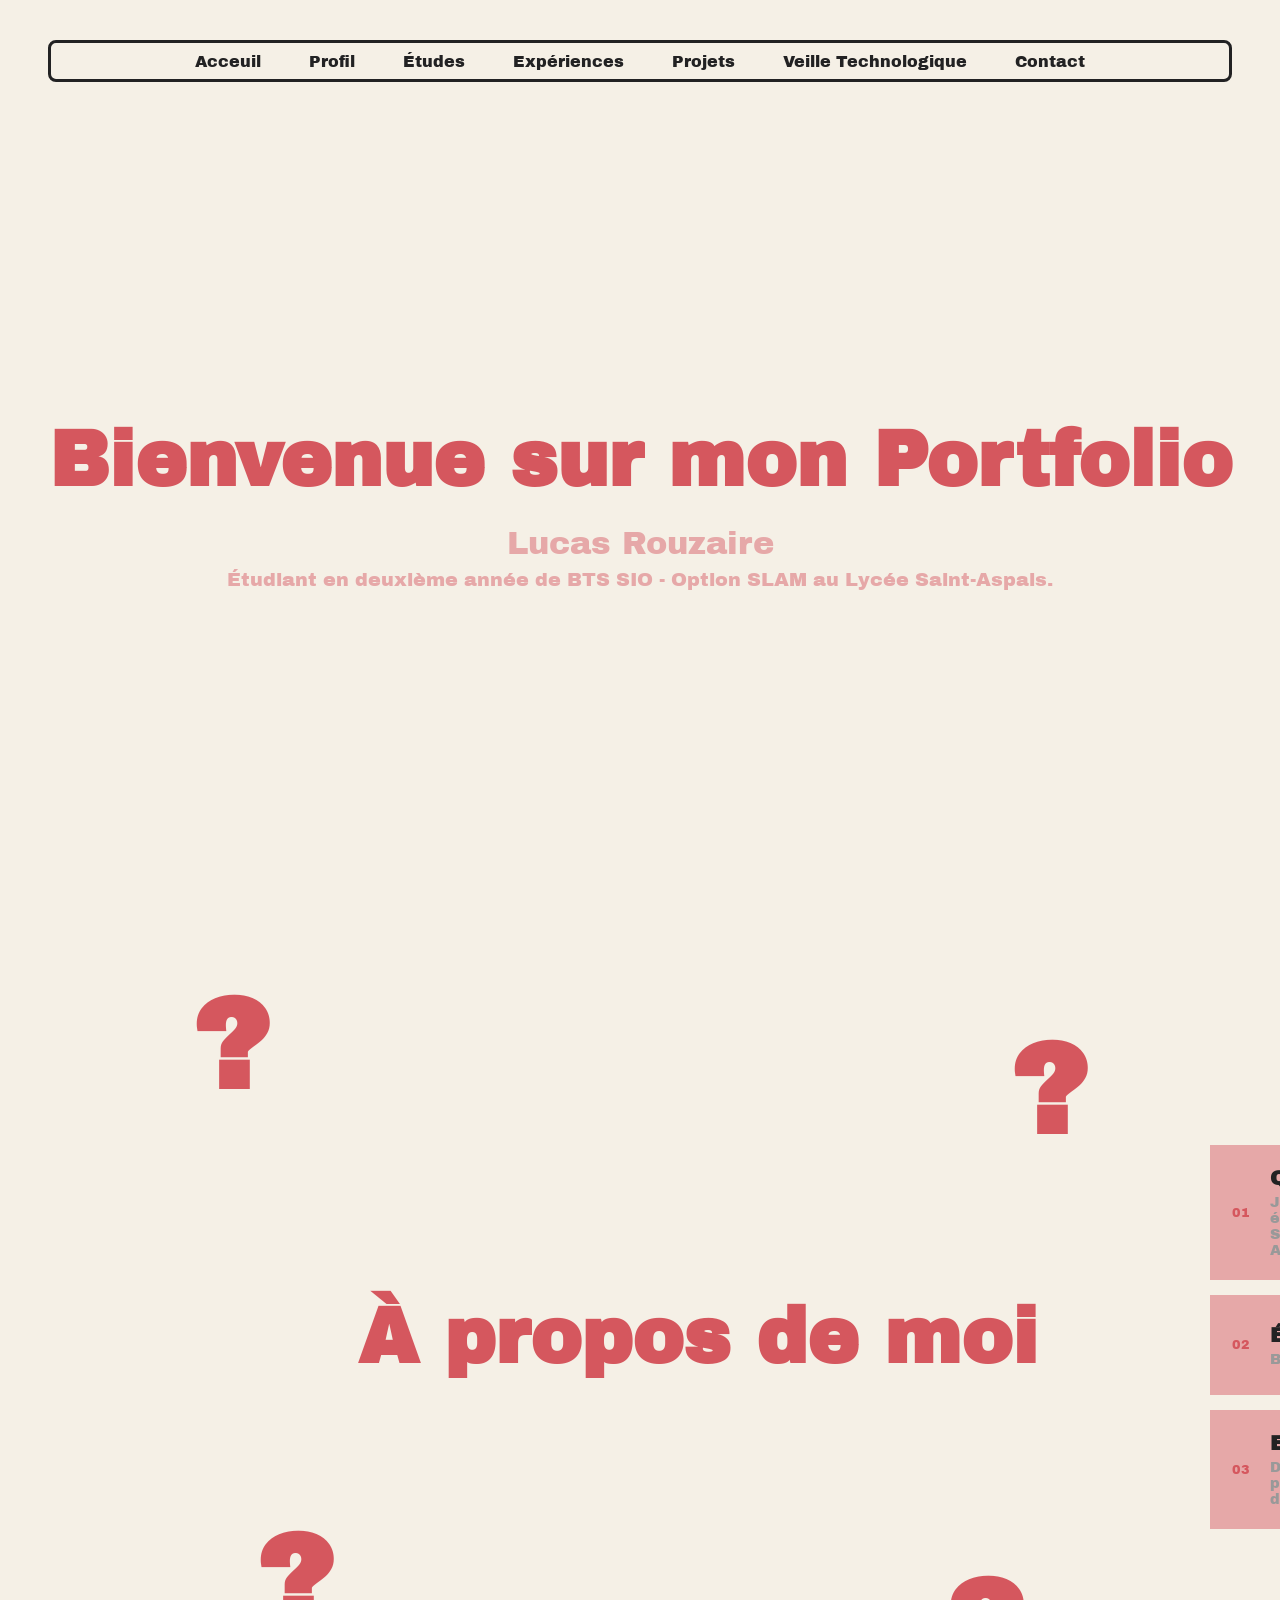
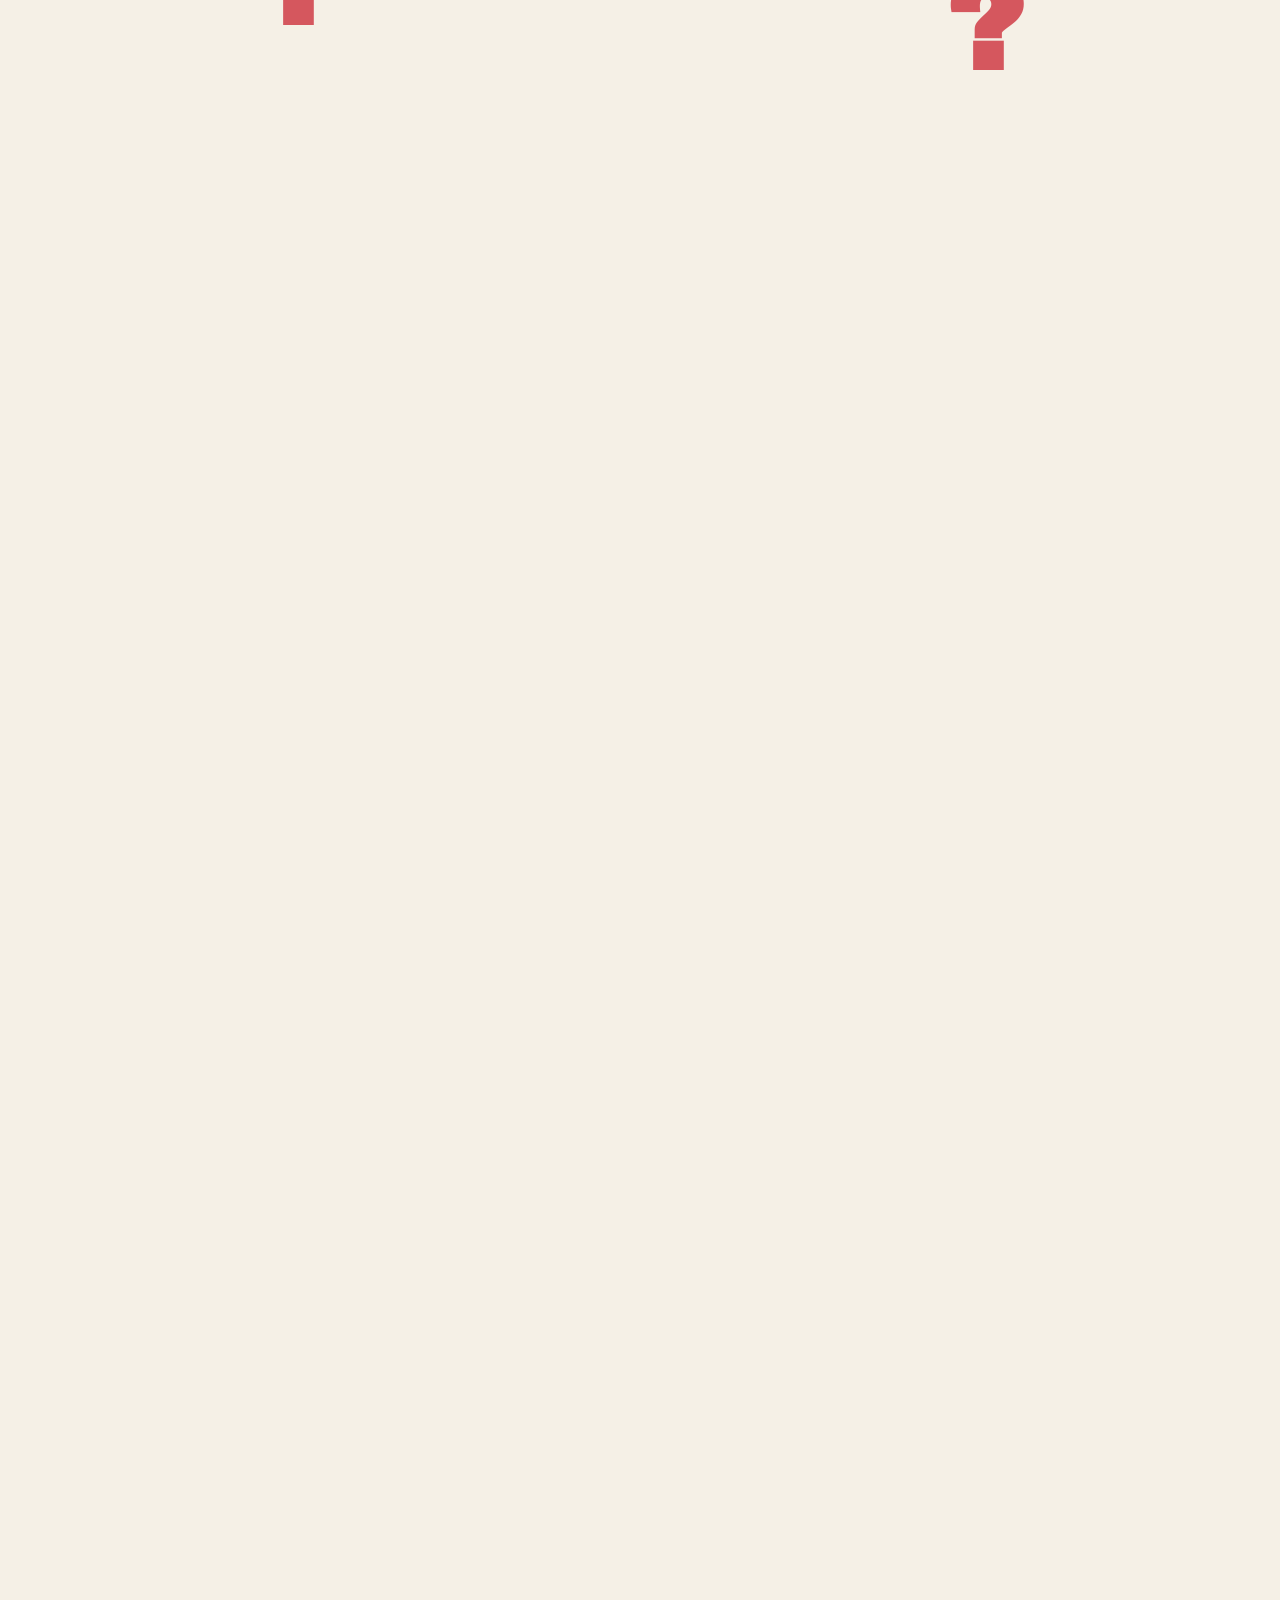
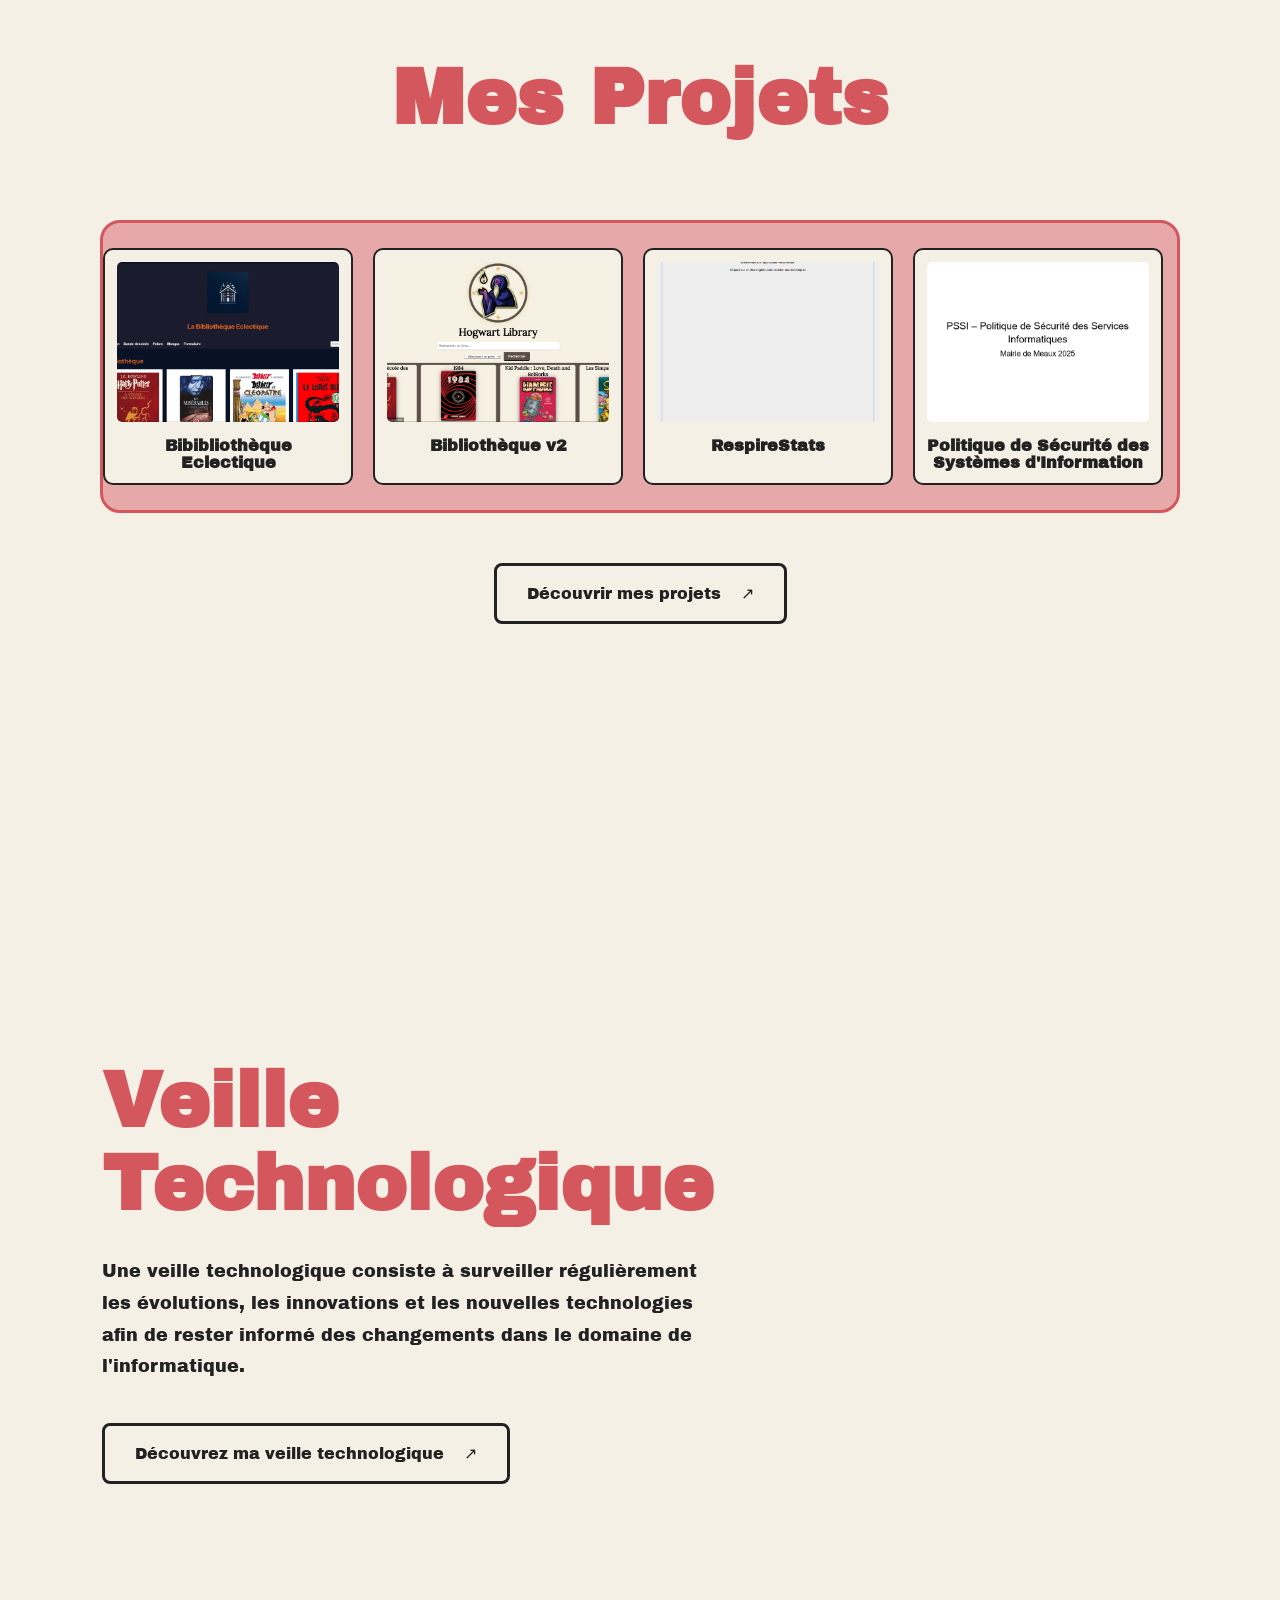
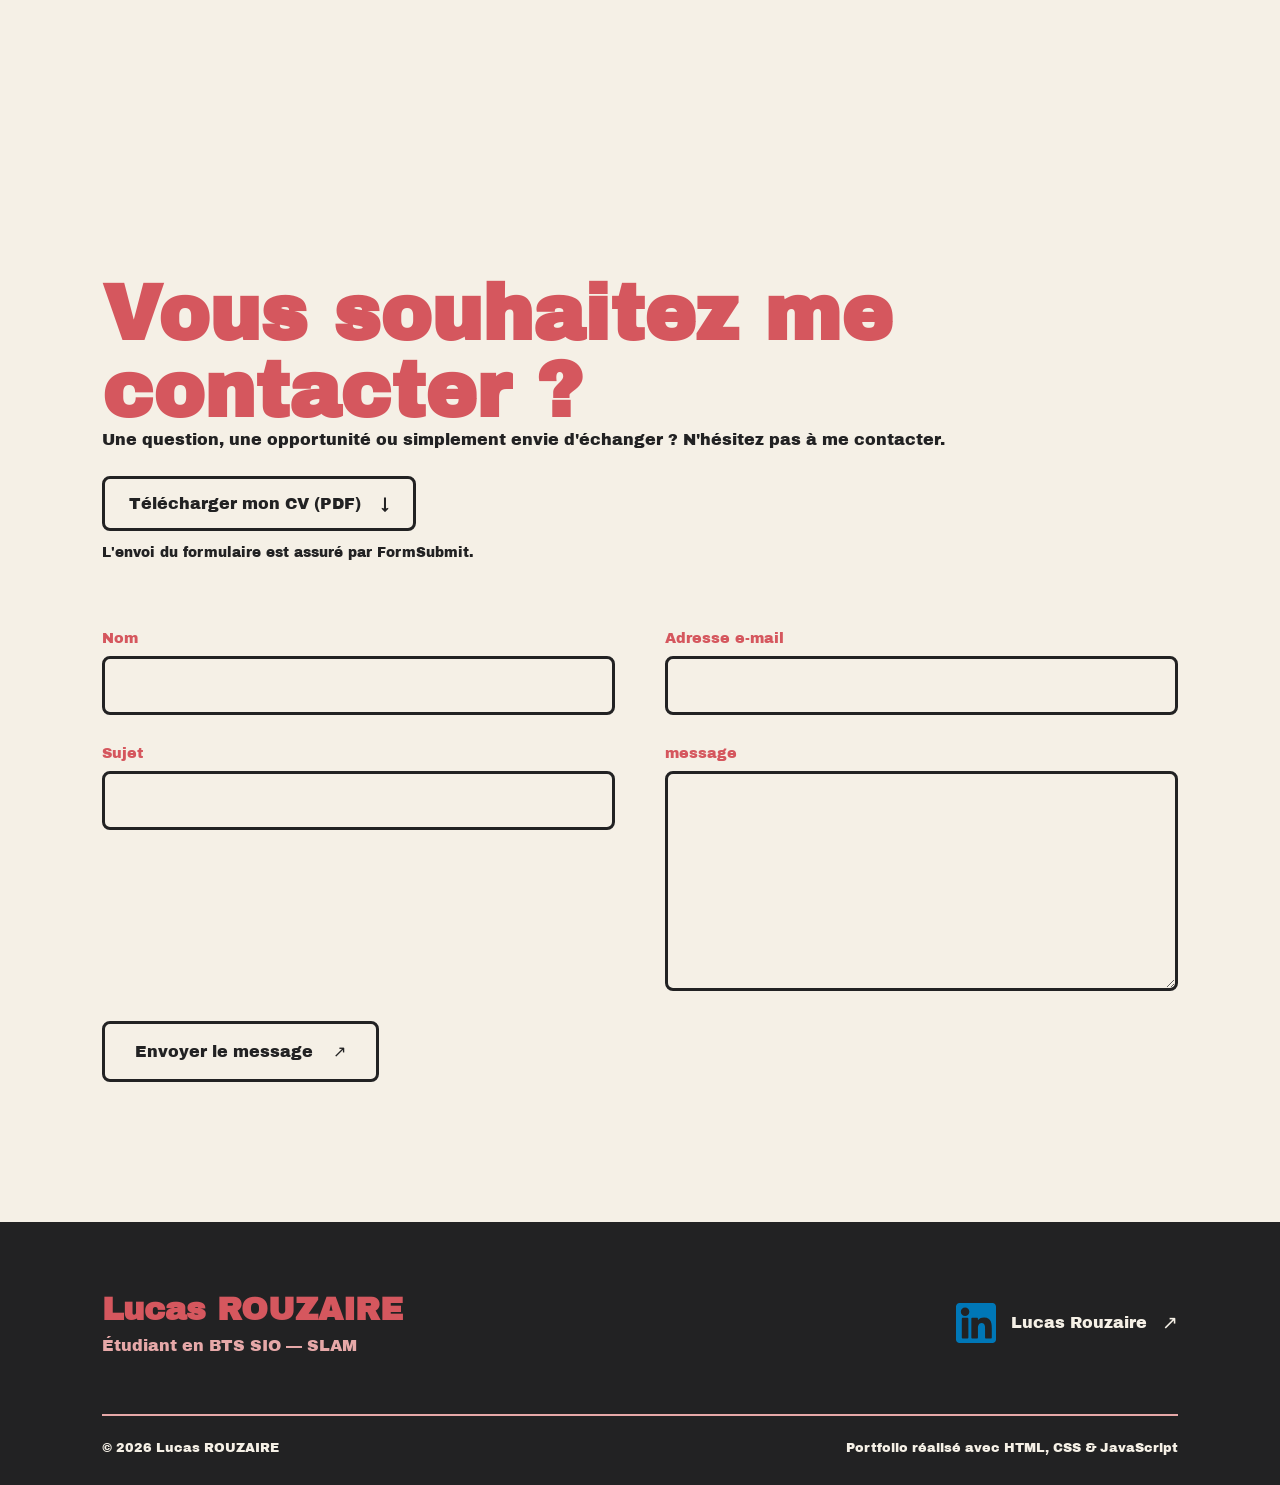
<file: index.html>
<!DOCTYPE html>
<html lang="fr">
    
    <head>
        <meta charset="utf-8">
        <meta name="viewport" content="width=device-width, initial-scale=1.0">
        <!--Feuille de style-->
        <link rel="stylesheet" href="style.css">

        <title>Portfolio Lucas ROUZAIRE</title>
    </head>
    <body> 
        <!--Barre de navigation-->
        <nav class="main-nav">
             <ul>
                <li><a href="index.html">Acceuil</a></li>
                <li><a href="profil.html">Profil</a></li>
                <li><a href="etudes.html">Études</a></li>
                <li><a href="experiences.html">Expériences</a></li>
                <li><a href="projets.html">Projets</a></li>
                <li><a href="veilletech.html">Veille Technologique</a></li>
                <li><a href="index.html#contact">Contact</a></li>
            </ul>
        </nav>
        <!--titre et sous titre de la partie acceuil/Présentation-->
        <section class="hero">
            <div class="hero-content">
                <h1 class="hero-title">Bienvenue sur mon Portfolio</h1>
                <div class="hero-subtitle">
                    <p>Lucas Rouzaire</p>
                    <span>Étudiant en deuxième année de BTS SIO - Option SLAM au Lycée Saint-Aspais.</span>
                </div>    
            </div>
            
        </section>
        <!--Section à propos de moi-->
        <section class="about-section">

        <div class="about-container">

            <!-- Points d'interrogation en arrière-plan -->
            <div class="question-bg">
                <span>?</span>
                <span>?</span>
                <span>?</span>
                <span>?</span>
            </div>

            <!-- Titre de la section -->
            <div class="about-intro">
                <h2>À propos de moi</h2>
            </div>

            <!-- Navigation sous forme de pancartes -->
            <nav class="about-cards">

                <a href="profil.html" class="about-card">

                    <span class="card-number">01</span>

                    <div class="card-content">
                        <h3>Qui suis-je ?</h3>
                        <p>Je suis Lucas ROUZAIRE étudiant en BTS SIO option SLAM au campus Saint-Aspais à Melun.</p>
                    </div>

                    <span class="card-arrow">↗</span>

                </a>

                <a href="etudes.html" class="about-card">

                    <span class="card-number">02</span>

                    <div class="card-content">
                        <h3>Études</h3>
                        <p>
                            BTS SIO - SLAM
                        </p>
                    </div>

                    <span class="card-arrow">↗</span>

                </a>

                <a href="experiences.html" class="about-card">

                    <span class="card-number">03</span>

                    <div class="card-content">
                        <h3>Expériences</h3>
                        <p>Disney, stage PSSI et prochain stage en développement</p>
                    </div>

                    <span class="card-arrow">↗</span>

                </a>

            </nav>

    </div>
    </section>
    <section class="projets-section">
        <h2>Mes Projets</h2>
        <div class="projets-slider">
            <div class="projets-track">
                <!--Première série-->
            <div class="project-card">
                <img src="images/projet1.png" alt="Bibibliothèque Eclectique">
                <h3>Bibibliothèque Eclectique</h3>
            </div>
            <div class="project-card">
                <img src="images/projet2.png" alt="Bibibliothèque v2">
                <h3>Bibliothèque v2</h3>
            </div>
            <div class="project-card">
                <img src="images/projet3.png" alt="Projets RespireStats">
                <h3>RespireStats</h3>
            </div>
            <div class="project-card">
                <img src="images/projet4.png" alt="PSSI">
                <h3>Politique de Sécurité des Systèmes d'Information</h3>
            </div>
            <!--Deuxieme série-->
             <div class="project-card">
                <img src="images/projet1.png" alt="Bibibliothèque Eclectique">
                <h3>Bibibliothèque Eclectique</h3>
            </div>
            <div class="project-card">
                <img src="images/projet2.png" alt="Bibibliothèque v2">
                <h3>Bibliothèque v2</h3>
            </div>
            <div class="project-card">
                <img src="images/projet3.png" alt="Projets RespireStats">
                <h3>RespireStats</h3>
            </div>
            <div class="project-card">
                <img src="images/projet4.png" alt="PSSI">
                <h3>Politique de Sécurité des Systèmes d'Information</h3>
            </div>
        </div>
        </div>
        <div class="projects-button-container">
            <a href="projets.html" class="projects-button">
                Découvrir mes projets
                <span>↗</span>
            </a>
        </div>
    </section>
        
        <section class="veille-section">
            <div class="veille-content">
                <div class="veille-text">
                    <h2>Veille Technologique</h2>
                    <p>Une veille technologique consiste à surveiller régulièrement les évolutions, les innovations et les nouvelles technologies afin de rester informé des changements dans le domaine de l'informatique.</p>
                    <div class="veille-button-container">
                        <a href="veilletech.html" class="veille-button">
                            Découvrez ma veille technologique
                            <span>↗</span>
                        </a>
                    </div>
                </div>

                <div class="veille-visual">
                    <div class="veille-sphere">
                        <span class="sphere-line horizontal h1"></span>
                        <span class="sphere-line horizontal h2"></span>
                        <span class="sphere-line horizontal h3"></span>

                        <span class="sphere-line vertical v1"></span>
                        <span class="sphere-line vertical v2"></span>
                        <span class="sphere-line vertical v3"></span>
                    </div>
                </div>
            </div>
        </section>
        </div>

    <!--Section de contact-->
    <section id="contact" class="contact-section">

        <div class="contact-content">

            <div class="contact-text">
                <h2>Vous souhaitez me contacter ?</h2>
            </div>
            <p>Une question, une opportunité ou simplement envie d'échanger ?
                N'hésitez pas à me contacter.</p>
            <a class="contact-cv-button" href="documents/CV-Rouzaire-Lucas.pdf" download>
                Télécharger mon CV (PDF)
                <span>↓</span>
            </a>
            <p class="contact-service-note">L'envoi du formulaire est assuré par FormSubmit.</p>
        </div>
        <!--Formulaire-->
        <form class="contact-form" action="https://formsubmit.co/draxe.les21@gmail.com" method="POST">
            <input type="hidden" name="_subject" value="Nouveau message depuis le portfolio">
            <input type="hidden" name="_template" value="table">
            <div class="form-group">
                <label for="name">Nom</label>
                <input type="text" id="name" name="name" required>
            </div>
            <div class="form-group">
                <label for="email">Adresse e-mail</label>
                <input type="email" id="email" name="email" required>
            </div>
            <div class="form-group">
                <label for="subject">Sujet</label>
                <input type="text" name="subject" id="subject" required>
            </div>

            <div class="form-group">
                <label for="message">message</label>
                <textarea id="message" name="message" rows="6" required></textarea>
            </div>
            <!--Bouton d'envoi-->
            <button type="submit">
                Envoyer le message
                <span>↗</span>
            </button>
        </form>
    </section>
    <footer class="footer">
        <div class="footer-content">
            <div class="footer-top">
                <div class="footer-identity">
                    <h3>Lucas ROUZAIRE</h3>
                    <p>Étudiant en BTS SIO — SLAM</p>
                </div>
                <a
                    href="https://www.linkedin.com/in/lucas-rouzaire-717898334/"
                    target="_blank"
                    rel="noopener noreferrer"
                    class="linkedin-link"
                >
                    <img src="images/linkedin-svgrepo-com.svg" alt="Logo LinkedIn">
                    <span>Lucas Rouzaire</span>
                    <span class="linkedin-arrow" aria-hidden="true">↗</span>
                </a>
            </div>
            <div class="footer-bottom">
                <p>© 2026 Lucas ROUZAIRE</p>
                <p>Portfolio réalisé avec HTML, CSS & JavaScript</p>
            </div>
        </div>
    </footer>
        <script src="script.js"></script>
    </body>
</html>
</file>
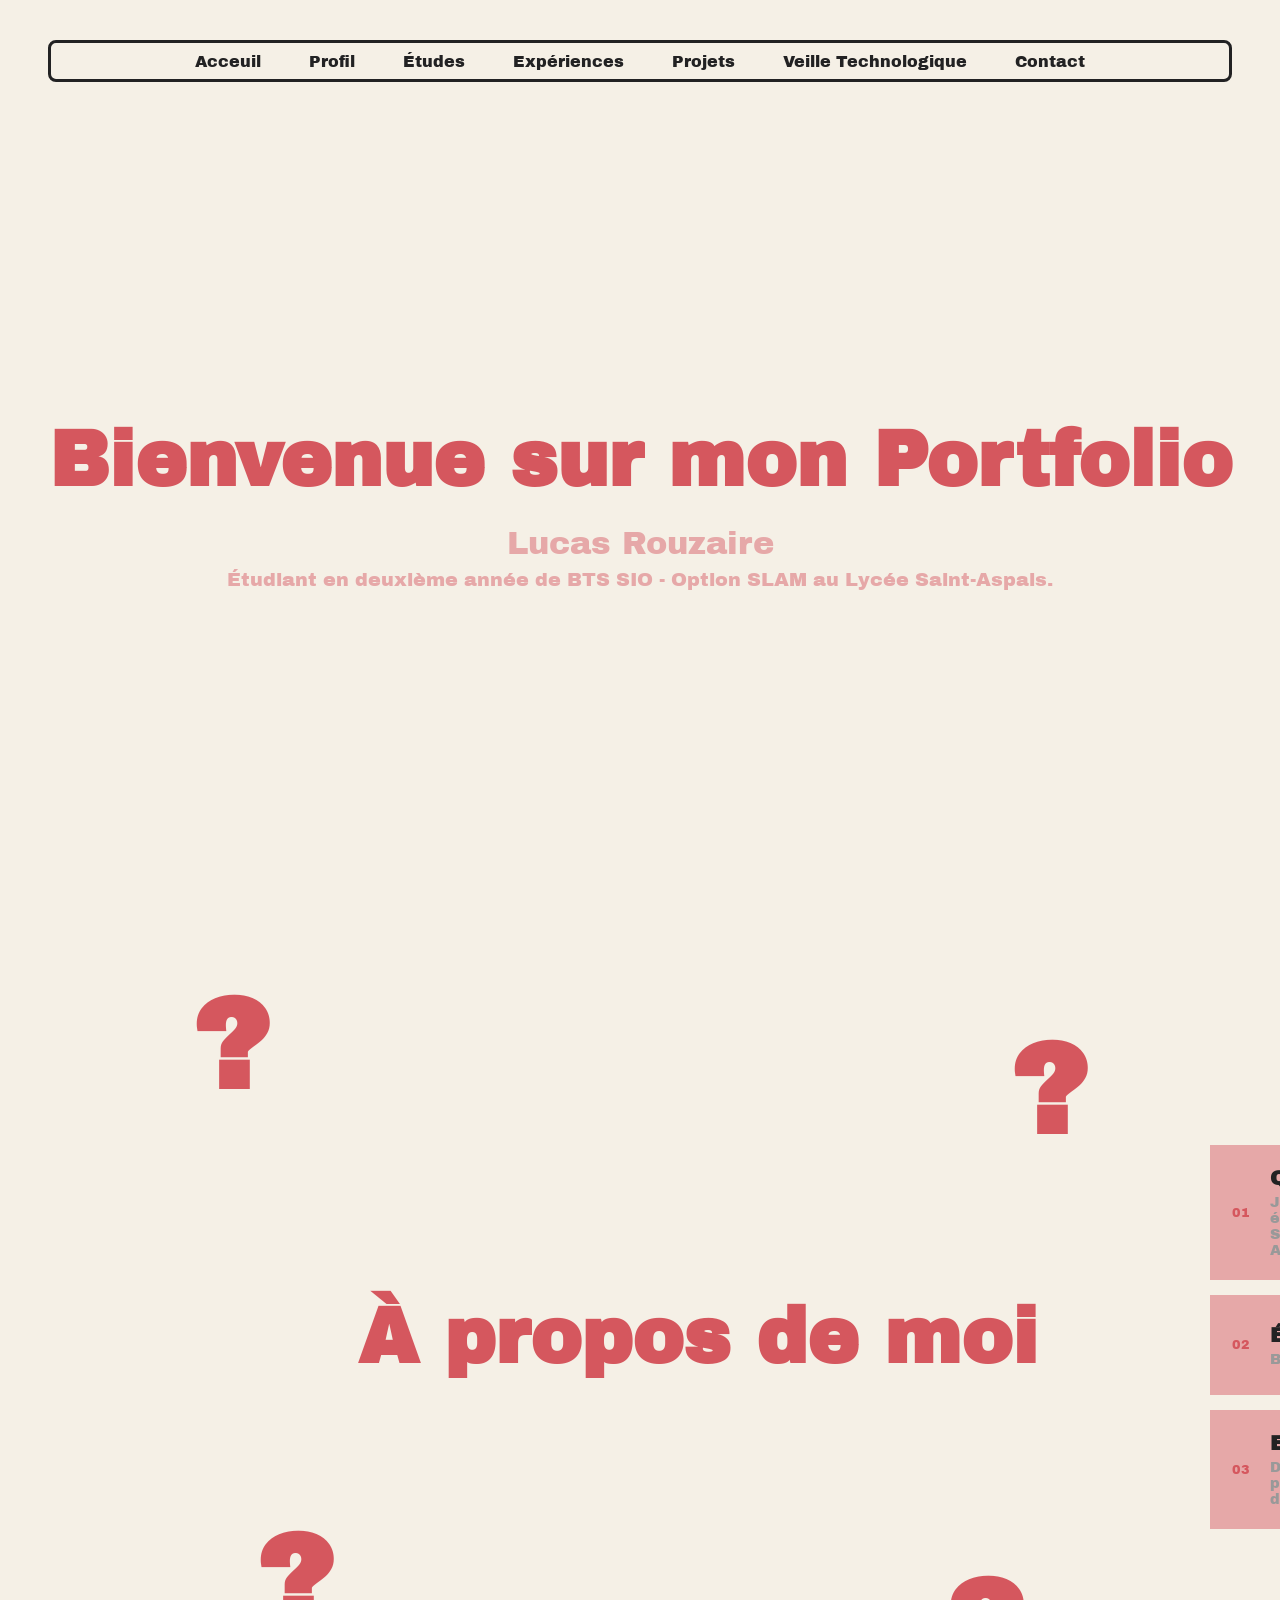
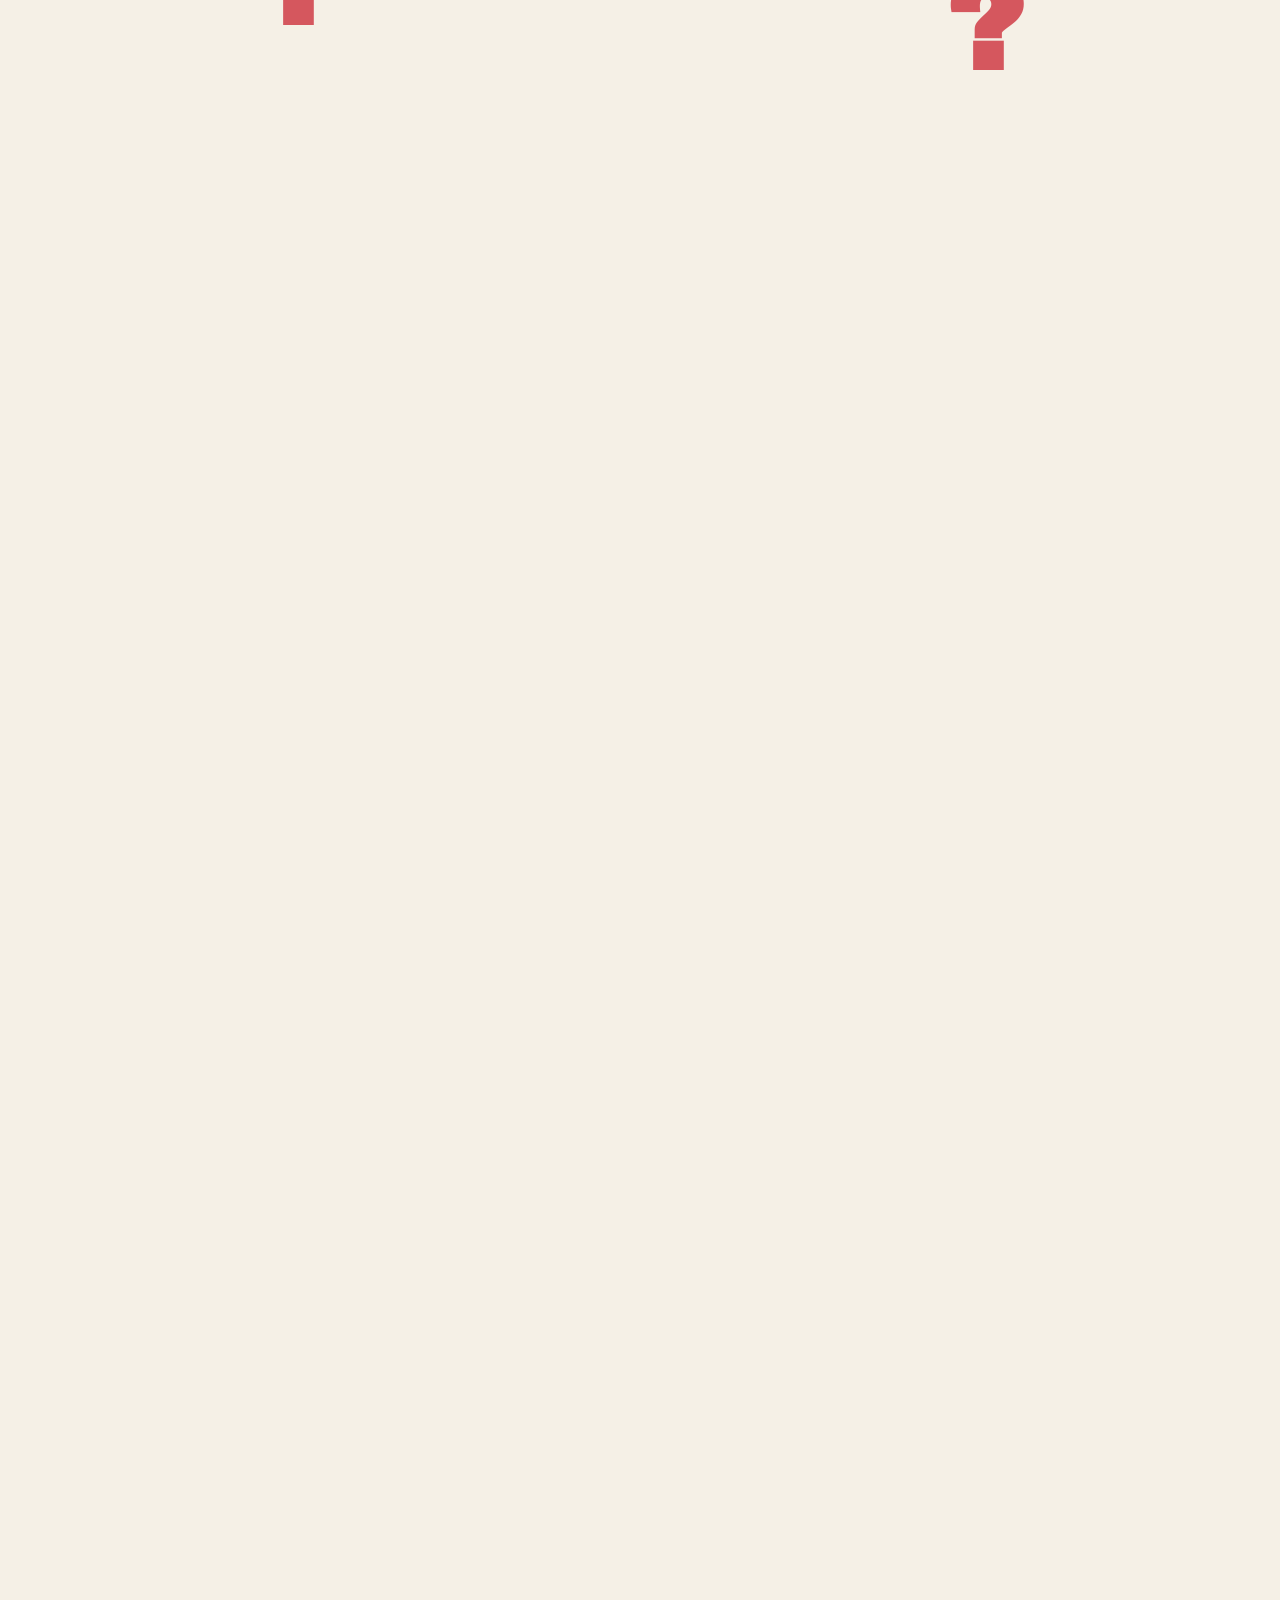
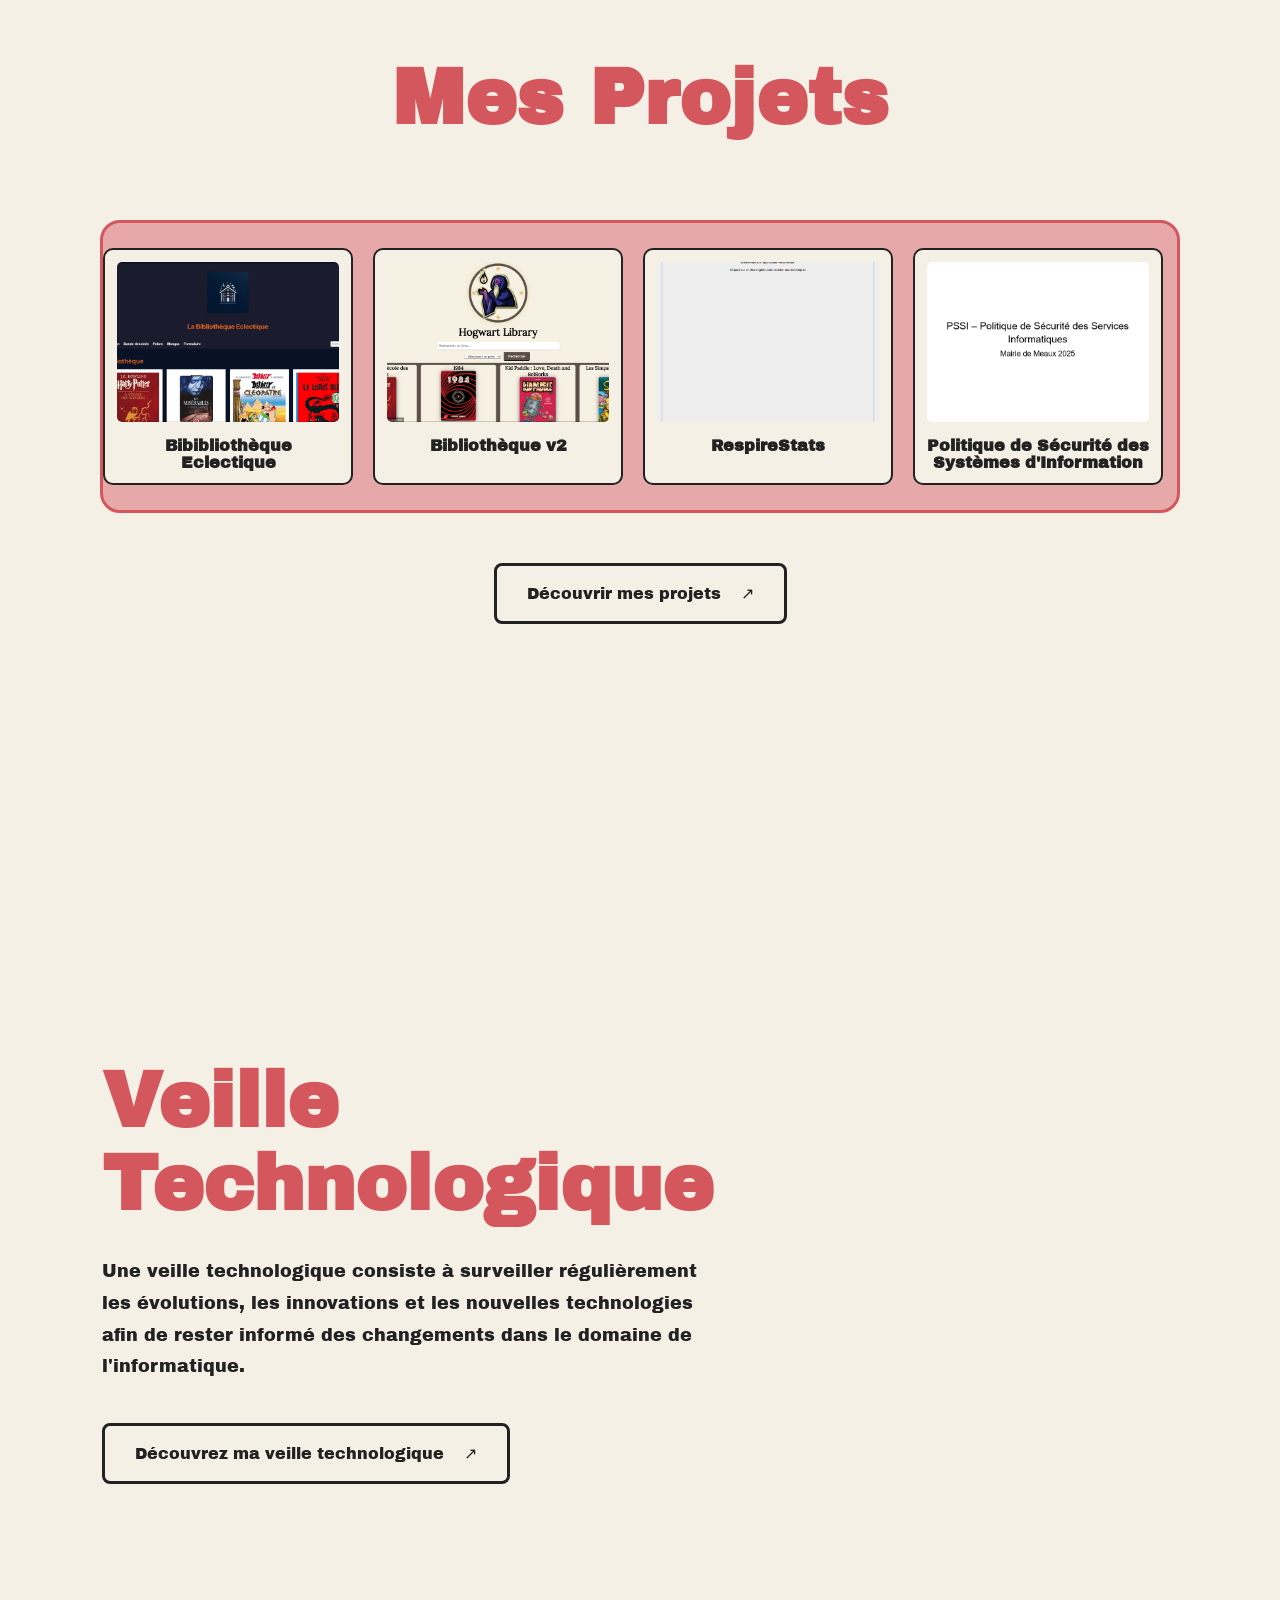
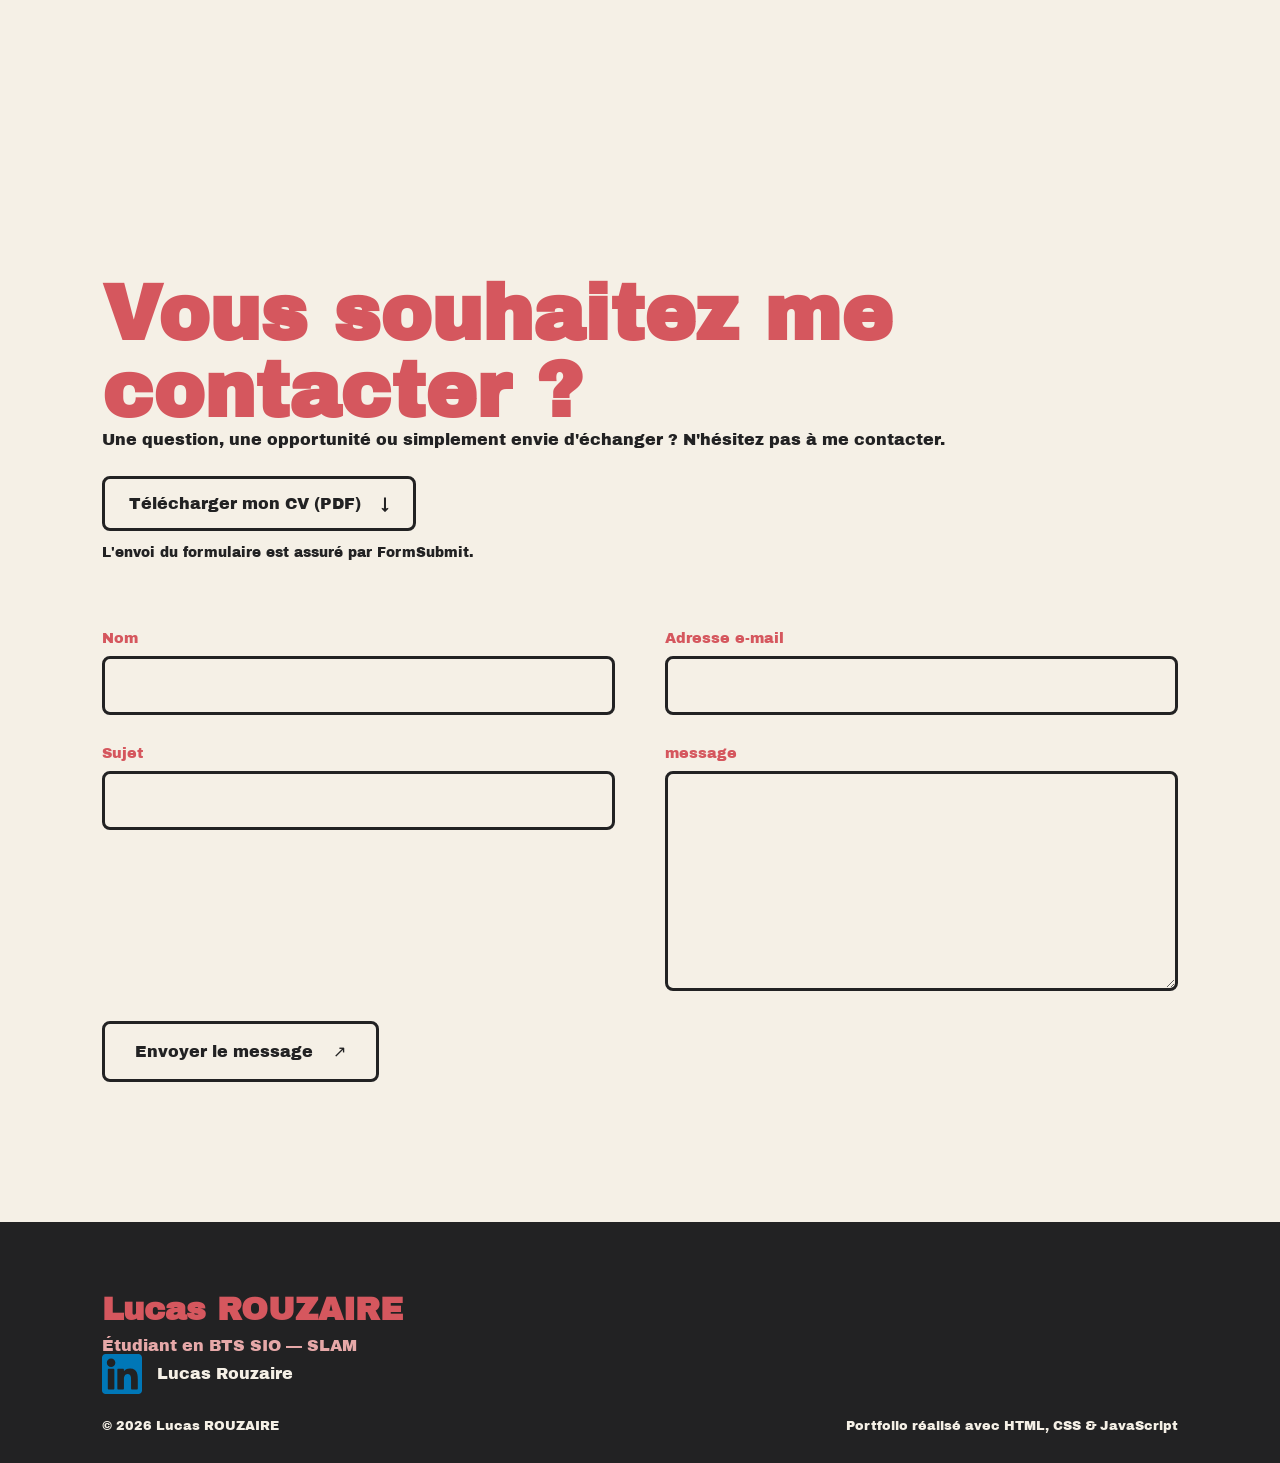
<file: onglets/index.html>
<!DOCTYPE html>
<html lang="fr">
    
    <head>
        <meta charset="utf-8">
        <meta name="viewport" content="width=device-width, initial-scale=1.0">
        <!--Feuille de style-->
        <link rel="stylesheet" href="style.css">

        <title>Portfolio Lucas ROUZAIRE</title>
    </head>
    <body> 
        <!--Barre de navigation-->
        <nav class="main-nav">
             <ul>
                <li><a href="index.html">Acceuil</a></li>
                <li><a href="profil.html">Profil</a></li>
                <li><a href="etudes.html">Études</a></li>
                <li><a href="experiences.html">Expériences</a></li>
                <li><a href="projets.html">Projets</a></li>
                <li><a href="veilletech.html">Veille Technologique</a></li>
                <li><a href="index.html#contact">Contact</a></li>
            </ul>
        </nav>
        <!--titre et sous titre de la partie acceuil/Présentation-->
        <section class="hero">
            <div class="hero-content">
                <h1 class="hero-title">Bienvenue sur mon Portfolio</h1>
                <div class="hero-subtitle">
                    <p>Lucas Rouzaire</p>
                    <span>Étudiant en deuxième année de BTS SIO - Option SLAM au Lycée Saint-Aspais.</span>
                </div>    
            </div>
            
        </section>
        <!--Section à propos de moi-->
        <section class="about-section">

        <div class="about-container">

            <!-- Points d'interrogation en arrière-plan -->
            <div class="question-bg">
                <span>?</span>
                <span>?</span>
                <span>?</span>
                <span>?</span>
            </div>

            <!-- Titre de la section -->
            <div class="about-intro">
                <h2>À propos de moi</h2>
            </div>

            <!-- Navigation sous forme de pancartes -->
            <nav class="about-cards">

                <a href="#QuiSuisJe" class="about-card">

                    <span class="card-number">01</span>

                    <div class="card-content">
                        <h3>Qui suis-je ?</h3>
                        <p>Je suis Lucas ROUZAIRE étudiant en BTS SIO option SLAM au campus Saint-Aspais à Melun.</p>
                    </div>

                    <span class="card-arrow">↗</span>

                </a>

                <a href="#Etudes" class="about-card">

                    <span class="card-number">02</span>

                    <div class="card-content">
                        <h3>Études</h3>
                        <p>
                            BTS SIO - SLAM
                        </p>
                    </div>

                    <span class="card-arrow">↗</span>

                </a>

                <a href="experiences.html" class="about-card">

                    <span class="card-number">03</span>

                    <div class="card-content">
                        <h3>Expériences</h3>
                        <p>Disney, stage PSSI et prochain stage en développement</p>
                    </div>

                    <span class="card-arrow">↗</span>

                </a>

            </nav>

    </div>
    </section>
    <section class="projets-section">
        <h2>Mes Projets</h2>
        <div class="projets-slider">
            <div class="projets-track">
                <!--Première série-->
            <div class="project-card">
                <img src="../images/projet1.png" alt="Bibibliothèque Eclectique">
                <h3>Bibibliothèque Eclectique</h3>
            </div>
            <div class="project-card">
                <img src="../images/projet2.png" alt="Bibibliothèque v2">
                <h3>Bibliothèque v2</h3>
            </div>
            <div class="project-card">
                <img src="../images/projet3.png" alt="Projets RespireStats">
                <h3>RespireStats</h3>
            </div>
            <div class="project-card">
                <img src="../images/projet4.png" alt="PSSI">
                <h3>Politique de Sécurité des Systèmes d'Information</h3>
            </div>
            <!--Deuxieme série-->
             <div class="project-card">
                <img src="../images/projet1.png" alt="Bibibliothèque Eclectique">
                <h3>Bibibliothèque Eclectique</h3>
            </div>
            <div class="project-card">
                <img src="../images/projet2.png" alt="Bibibliothèque v2">
                <h3>Bibliothèque v2</h3>
            </div>
            <div class="project-card">
                <img src="../images/projet3.png" alt="Projets RespireStats">
                <h3>RespireStats</h3>
            </div>
            <div class="project-card">
                <img src="../images/projet4.png" alt="PSSI">
                <h3>Politique de Sécurité des Systèmes d'Information</h3>
            </div>
        </div>
        </div>
        <div class="projects-button-container">
            <a href="projets.html" class="projects-button">
                Découvrir mes projets
                <span>↗</span>
            </a>
        </div>
    </section>
        
        <section class="veille-section">
            <div class="veille-content">
                <div class="veille-text">
                    <h2>Veille Technologique</h2>
                    <p>Une veille technologique consiste à surveiller régulièrement les évolutions, les innovations et les nouvelles technologies afin de rester informé des changements dans le domaine de l'informatique.</p>
                    <div class="veille-button-container">
                        <a href="veilletech.html" class="veille-button">
                            Découvrez ma veille technologique
                            <span>↗</span>
                        </a>
                    </div>
                </div>

                <div class="veille-visual">
                    <div class="veille-sphere">
                        <span class="sphere-line horizontal h1"></span>
                        <span class="sphere-line horizontal h2"></span>
                        <span class="sphere-line horizontal h3"></span>

                        <span class="sphere-line vertical v1"></span>
                        <span class="sphere-line vertical v2"></span>
                        <span class="sphere-line vertical v3"></span>
                    </div>
                </div>
            </div>
        </section>
        </div>

    <!--Section de contact-->
    <section id="contact" class="contact-section">

        <div class="contact-content">

            <div class="contact-text">
                <h2>Vous souhaitez me contacter ?</h2>
            </div>
            <p>Une question, une opportunité ou simplement envie d'échanger ?
                N'hésitez pas à me contacter.</p>
            <a class="contact-cv-button" href="documents/CV-Rouzaire-Lucas.pdf" download>
                Télécharger mon CV (PDF)
                <span>↓</span>
            </a>
            <p class="contact-service-note">L'envoi du formulaire est assuré par FormSubmit.</p>
        </div>
        <!--Formulaire-->
        <form class="contact-form" action="https://formsubmit.co/draxe.les21@gmail.com" method="POST">
            <input type="hidden" name="_subject" value="Nouveau message depuis le portfolio">
            <input type="hidden" name="_template" value="table">
            <div class="form-group">
                <label for="name">Nom</label>
                <input type="text" id="name" name="name" required>
            </div>
            <div class="form-group">
                <label for="email">Adresse e-mail</label>
                <input type="email" id="email" name="email" required>
            </div>
            <div class="form-group">
                <label for="subject">Sujet</label>
                <input type="text" name="subject" id="subject" required>
            </div>

            <div class="form-group">
                <label for="message">message</label>
                <textarea id="message" name="message" rows="6" required></textarea>
            </div>
            <!--Bouton d'envoi-->
            <button type="submit">
                Envoyer le message
                <span>↗</span>
            </button>
        </form>
    </section>
    <footer class="footer">
        <div class="footer-content">
            <div class="footer-identity">
                <h3>Lucas ROUZAIRE</h3>
                <p>Étudiant en BTS SIO — SLAM</p>
            </div>
            <a href="https://www.linkedin.com/in/lucas-rouzaire-717898334/" target="_blank" class="linkedin-link">
                <img src="../images/linkedin-svgrepo-com.svg" alt="logo linkedin">
                <span>Lucas Rouzaire</span>
            </a>
            <div class="footer-bottom">
                <p>© 2026 Lucas ROUZAIRE</p>
                <p>Portfolio réalisé avec HTML, CSS & JavaScript</p>
            </div>
        </div>
    </footer>
        <script src="script.js"></script>
    </body>
</html>
</file>
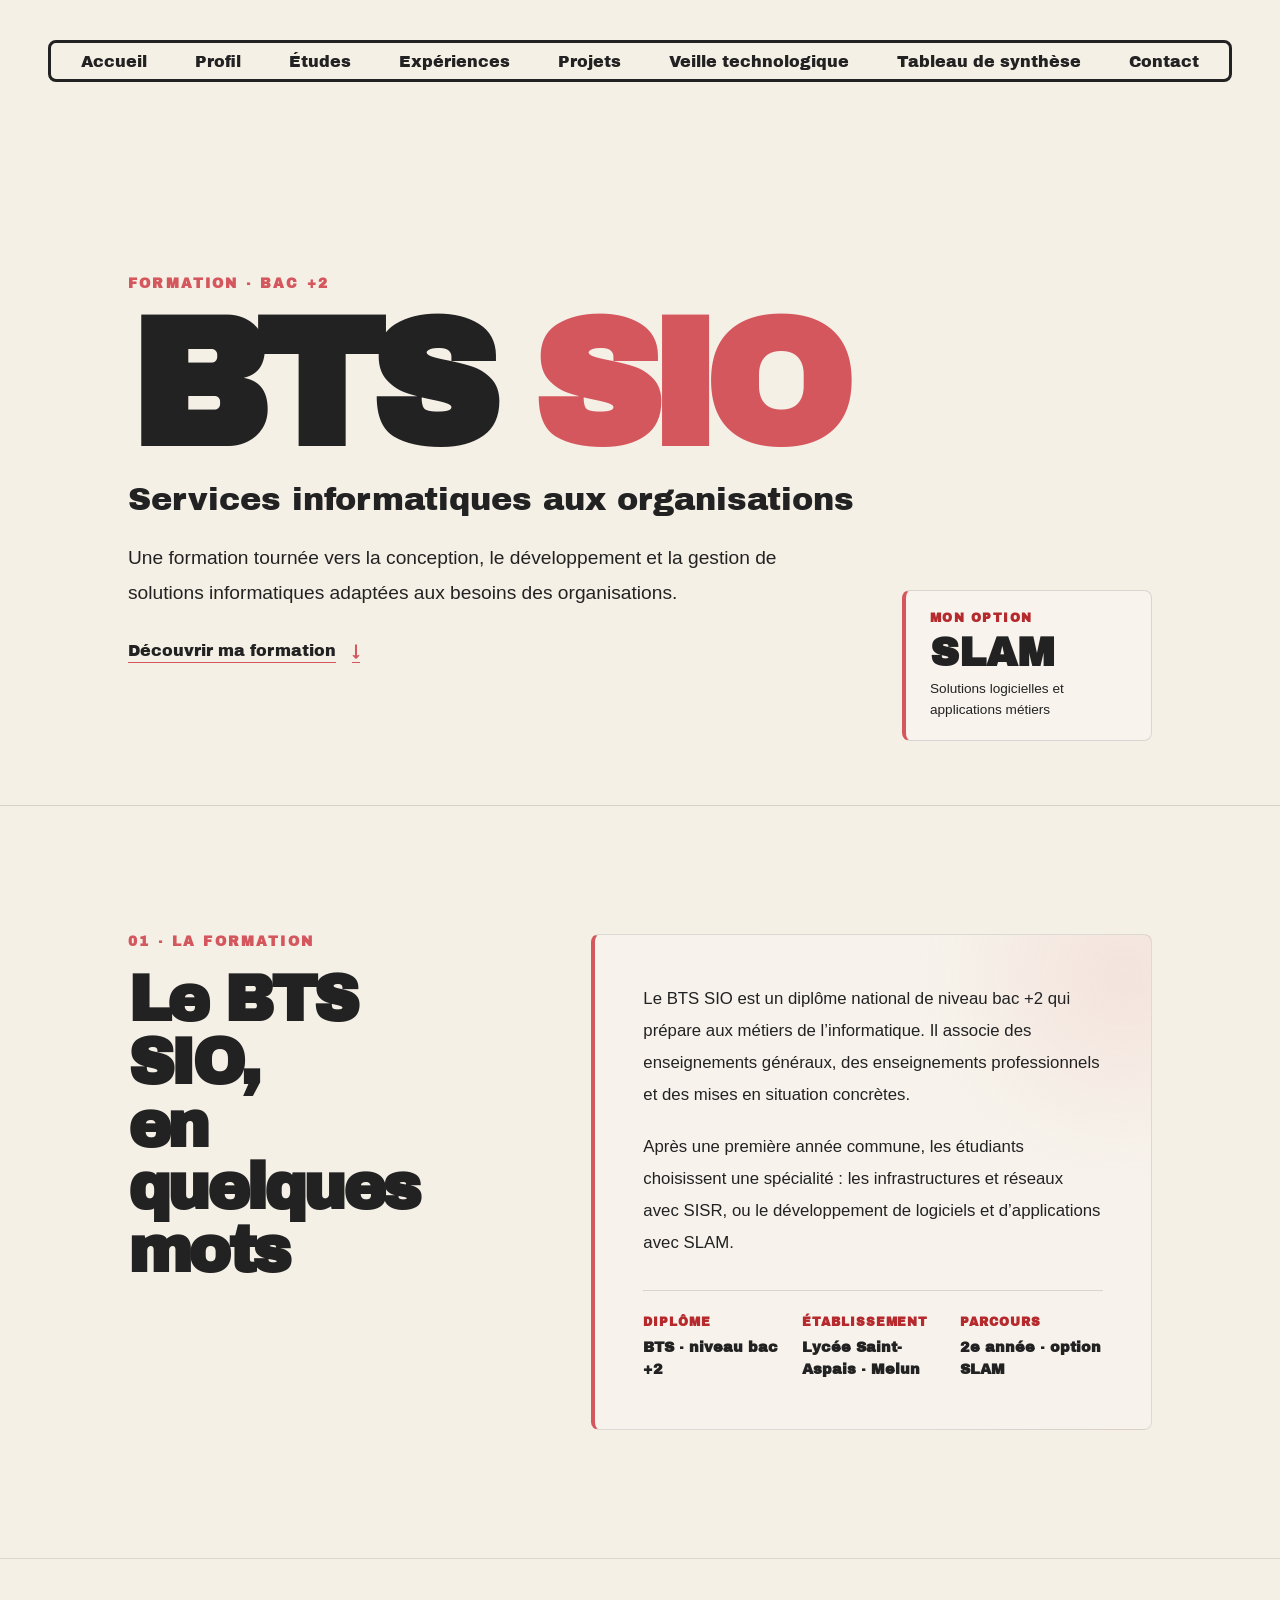
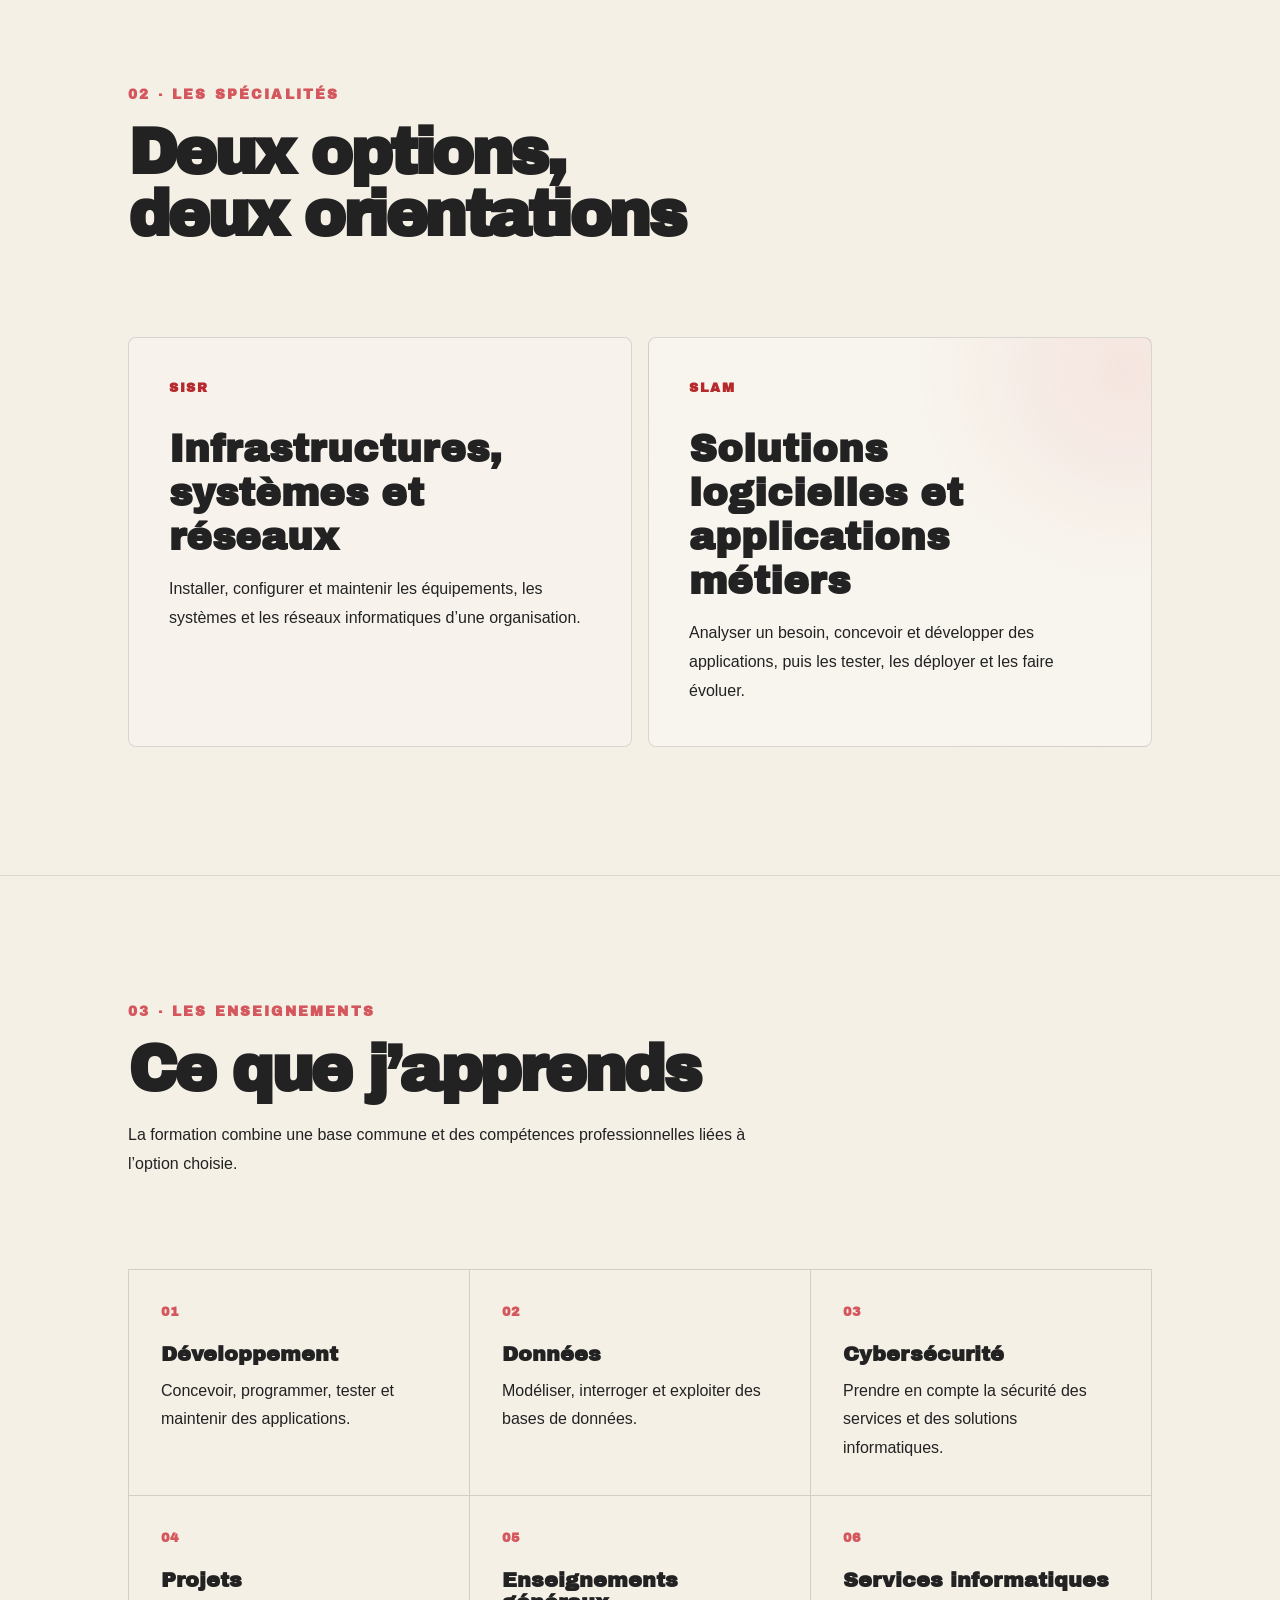
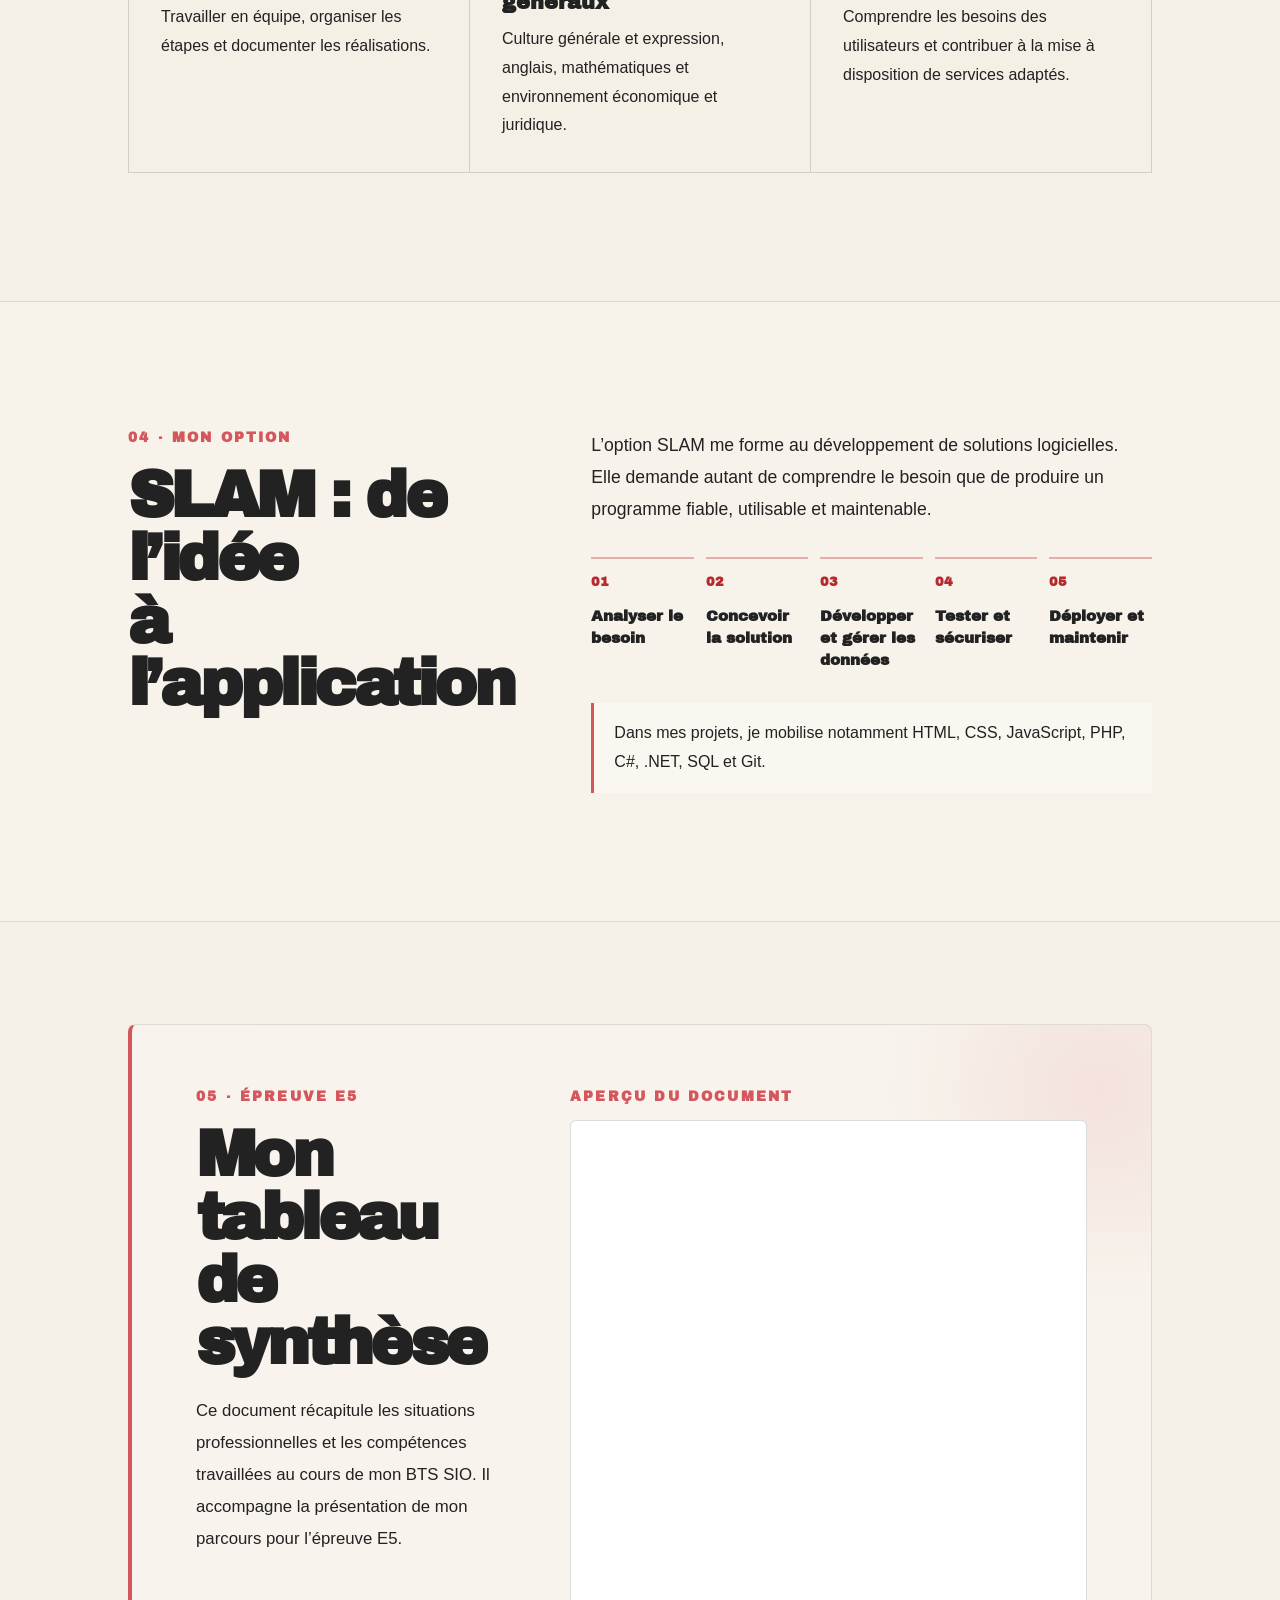
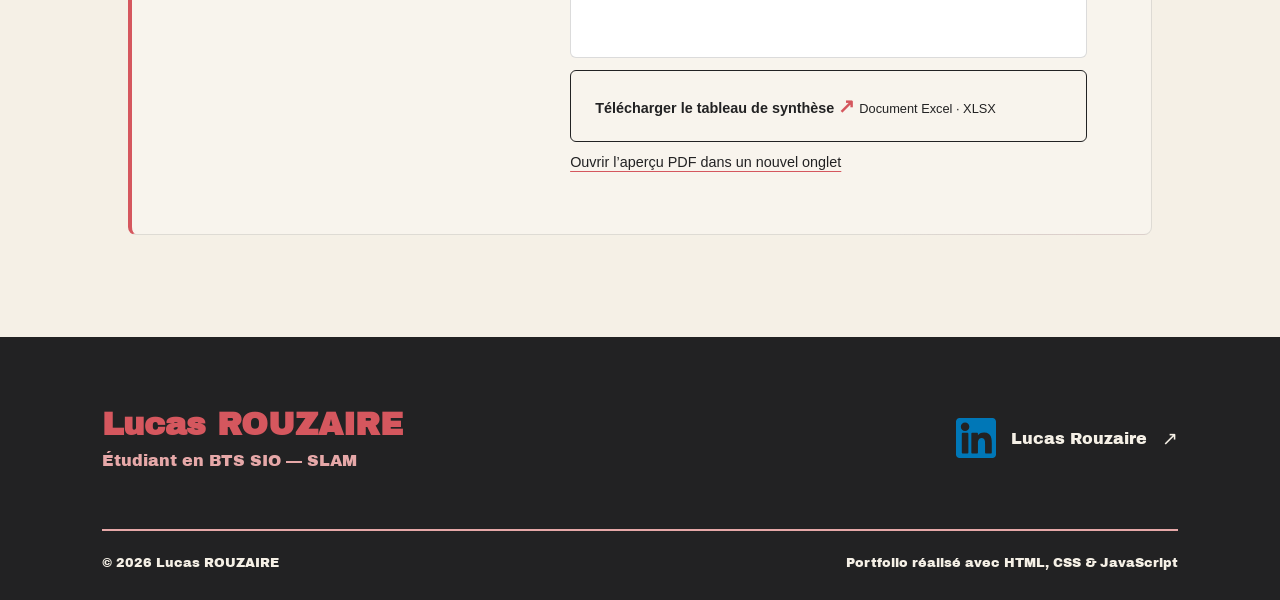
<file: etudes.html>
<!DOCTYPE html>
<html lang="fr">
    <head>
        <meta charset="utf-8">
        <meta name="viewport" content="width=device-width, initial-scale=1.0">
        <meta name="description" content="Présentation du BTS Services informatiques aux organisations et de l'option SLAM suivie par Lucas Rouzaire.">
        <link rel="stylesheet" href="style.css">
        <title>Études - BTS SIO SLAM | Lucas ROUZAIRE</title>
    </head>
    <body>
        <nav class="main-nav" aria-label="Navigation principale">
            <ul>
                <li><a href="index.html">Accueil</a></li>
                <li><a href="profil.html">Profil</a></li>
                <li><a href="etudes.html" aria-current="page">Études</a></li>
                <li><a href="experiences.html">Expériences</a></li>
                <li><a href="projets.html">Projets</a></li>
                <li><a href="veilletech.html">Veille technologique</a></li>
                <li><a href="#tableau-synthese">Tableau de synthèse</a></li>
                <li><a href="index.html#contact">Contact</a></li>
            </ul>
        </nav>

        <main class="etudes-page">
            <header class="etudes-hero">
                <p class="etudes-eyebrow">FORMATION · BAC +2</p>
                <h1>BTS <span>SIO</span></h1>
                <p class="etudes-hero-subtitle">Services informatiques aux organisations</p>
                <p class="etudes-hero-description">
                    Une formation tournée vers la conception, le développement et la gestion
                    de solutions informatiques adaptées aux besoins des organisations.
                </p>
                <a class="etudes-hero-link" href="#formation">
                    Découvrir ma formation <span aria-hidden="true">↓</span>
                </a>
                <div class="etudes-hero-option">
                    <span>Mon option</span>
                    <strong>SLAM</strong>
                    <span>Solutions logicielles et applications métiers</span>
                </div>
            </header>

            <section class="etudes-section" id="formation">
                <div class="etudes-section-heading">
                    <p class="etudes-kicker">01 · LA FORMATION</p>
                    <h2>Le BTS SIO,<br>en quelques mots</h2>
                </div>
                <div class="etudes-intro-card">
                    <p>
                        Le BTS SIO est un diplôme national de niveau bac +2 qui prépare aux
                        métiers de l’informatique. Il associe des enseignements généraux,
                        des enseignements professionnels et des mises en situation concrètes.
                    </p>
                    <p>
                        Après une première année commune, les étudiants choisissent une
                        spécialité : les infrastructures et réseaux avec SISR, ou le
                        développement de logiciels et d’applications avec SLAM.
                    </p>
                    <div class="etudes-facts" aria-label="Informations sur ma formation">
                        <div>
                            <span>Diplôme</span>
                            <strong>BTS · niveau bac +2</strong>
                        </div>
                        <div>
                            <span>Établissement</span>
                            <strong>Lycée Saint-Aspais · Melun</strong>
                        </div>
                        <div>
                            <span>Parcours</span>
                            <strong>2e année · option SLAM</strong>
                        </div>
                    </div>
                </div>
            </section>

            <section class="etudes-section etudes-options">
                <div class="etudes-section-heading">
                    <p class="etudes-kicker">02 · LES SPÉCIALITÉS</p>
                    <h2>Deux options,<br>deux orientations</h2>
                </div>
                <div class="etudes-option-grid">
                    <article class="etudes-option-card">
                        <span class="etudes-card-index">SISR</span>
                        <h3>Infrastructures, systèmes et réseaux</h3>
                        <p>
                            Installer, configurer et maintenir les équipements, les systèmes
                            et les réseaux informatiques d’une organisation.
                        </p>
                    </article>
                    <article class="etudes-option-card etudes-option-card-active">
                        <span class="etudes-card-index">SLAM</span>
                        <h3>Solutions logicielles et applications métiers</h3>
                        <p>
                            Analyser un besoin, concevoir et développer des applications,
                            puis les tester, les déployer et les faire évoluer.
                        </p>
                        <span class="etudes-option-tag" aria-hidden="true">MON OPTION</span>
                    </article>
                </div>
            </section>

            <section class="etudes-section etudes-programme">
                <div class="etudes-section-heading">
                    <p class="etudes-kicker">03 · LES ENSEIGNEMENTS</p>
                    <h2>Ce que j’apprends</h2>
                    <p class="etudes-section-lead">
                        La formation combine une base commune et des compétences
                        professionnelles liées à l’option choisie.
                    </p>
                </div>
                <div class="etudes-learning-grid">
                    <article>
                        <span>01</span>
                        <h3>Développement</h3>
                        <p>Concevoir, programmer, tester et maintenir des applications.</p>
                    </article>
                    <article>
                        <span>02</span>
                        <h3>Données</h3>
                        <p>Modéliser, interroger et exploiter des bases de données.</p>
                    </article>
                    <article>
                        <span>03</span>
                        <h3>Cybersécurité</h3>
                        <p>Prendre en compte la sécurité des services et des solutions informatiques.</p>
                    </article>
                    <article>
                        <span>04</span>
                        <h3>Projets</h3>
                        <p>Travailler en équipe, organiser les étapes et documenter les réalisations.</p>
                    </article>
                    <article>
                        <span>05</span>
                        <h3>Enseignements généraux</h3>
                        <p>Culture générale et expression, anglais, mathématiques et environnement économique et juridique.</p>
                    </article>
                    <article>
                        <span>06</span>
                        <h3>Services informatiques</h3>
                        <p>Comprendre les besoins des utilisateurs et contribuer à la mise à disposition de services adaptés.</p>
                    </article>
                </div>
            </section>

            <section class="etudes-section etudes-slam">
                <div class="etudes-section-heading">
                    <p class="etudes-kicker">04 · MON OPTION</p>
                    <h2>SLAM : de l’idée<br>à l’application</h2>
                </div>
                <div class="etudes-slam-content">
                    <p class="etudes-slam-intro">
                        L’option SLAM me forme au développement de solutions logicielles.
                        Elle demande autant de comprendre le besoin que de produire un
                        programme fiable, utilisable et maintenable.
                    </p>
                    <ol class="etudes-process">
                        <li><span>01</span><strong>Analyser le besoin</strong></li>
                        <li><span>02</span><strong>Concevoir la solution</strong></li>
                        <li><span>03</span><strong>Développer et gérer les données</strong></li>
                        <li><span>04</span><strong>Tester et sécuriser</strong></li>
                        <li><span>05</span><strong>Déployer et maintenir</strong></li>
                    </ol>
                    <p class="etudes-tools">
                        Dans mes projets, je mobilise notamment HTML, CSS, JavaScript,
                        PHP, C#, .NET, SQL et Git.
                    </p>
                </div>
            </section>

            <section class="etudes-synthesis" id="tableau-synthese">
                <div>
                    <p class="etudes-kicker">05 · ÉPREUVE E5</p>
                    <h2>Mon tableau<br>de synthèse</h2>
                    <p>
                        Ce document récapitule les situations professionnelles et les
                        compétences travaillées au cours de mon BTS SIO. Il accompagne
                        la présentation de mon parcours pour l’épreuve E5.
                    </p>
                </div>
                <div class="etudes-synthesis-preview">
                    <p class="etudes-kicker">APERÇU DU DOCUMENT</p>
                    <iframe
                        src="documents/tableau-synthese-bts-sio-2027.pdf#view=FitH"
                        title="Aperçu du tableau de synthèse de l’épreuve E5"
                        loading="lazy"
                    ></iframe>
                    <a
                        class="etudes-download"
                        href="documents/tableau-synthese-bts-sio-2027.xlsx"
                        download="Tableau-de-synthese-BTS-SIO-2027-Lucas-Rouzaire.xlsx"
                    >
                        Télécharger le tableau de synthèse
                        <span aria-hidden="true">↗</span>
                        <small>Document Excel · XLSX</small>
                    </a>
                    <a
                        href="documents/tableau-synthese-bts-sio-2027.pdf"
                        target="_blank"
                        rel="noopener noreferrer"
                    >
                        Ouvrir l’aperçu PDF dans un nouvel onglet
                    </a>
                </div>
            </section>
        </main>

        <footer class="footer">
            <div class="footer-content">
                <div class="footer-top">
                    <div class="footer-identity">
                        <h3>Lucas ROUZAIRE</h3>
                        <p>Étudiant en BTS SIO — SLAM</p>
                    </div>
                    <a
                        href="https://www.linkedin.com/in/lucas-rouzaire-717898334/"
                        target="_blank"
                        rel="noopener noreferrer"
                        class="linkedin-link"
                    >
                        <img src="images/linkedin-svgrepo-com.svg" alt="Logo LinkedIn">
                        <span>Lucas Rouzaire</span>
                        <span class="linkedin-arrow" aria-hidden="true">↗</span>
                    </a>
                </div>
                <div class="footer-bottom">
                    <p>© 2026 Lucas ROUZAIRE</p>
                    <p>Portfolio réalisé avec HTML, CSS &amp; JavaScript</p>
                </div>
            </div>
        </footer>
    </body>
</html>
</file>
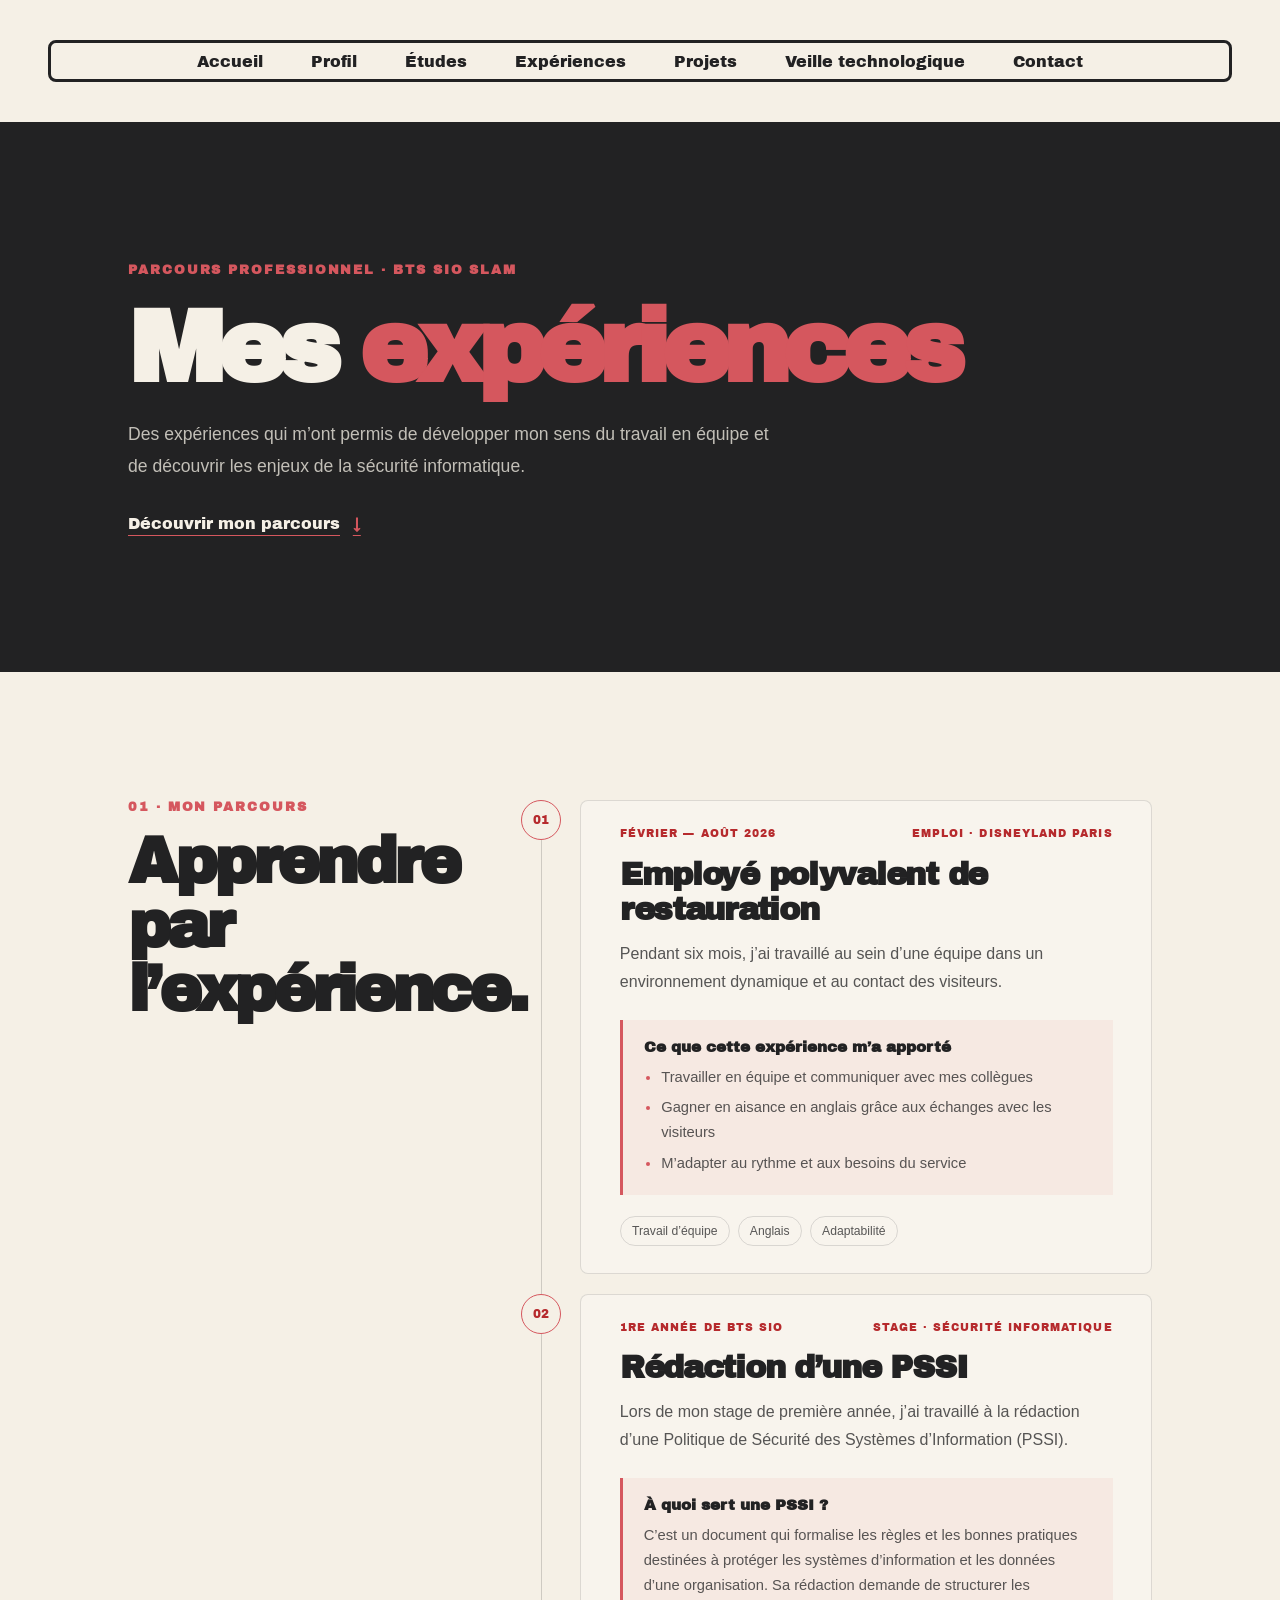
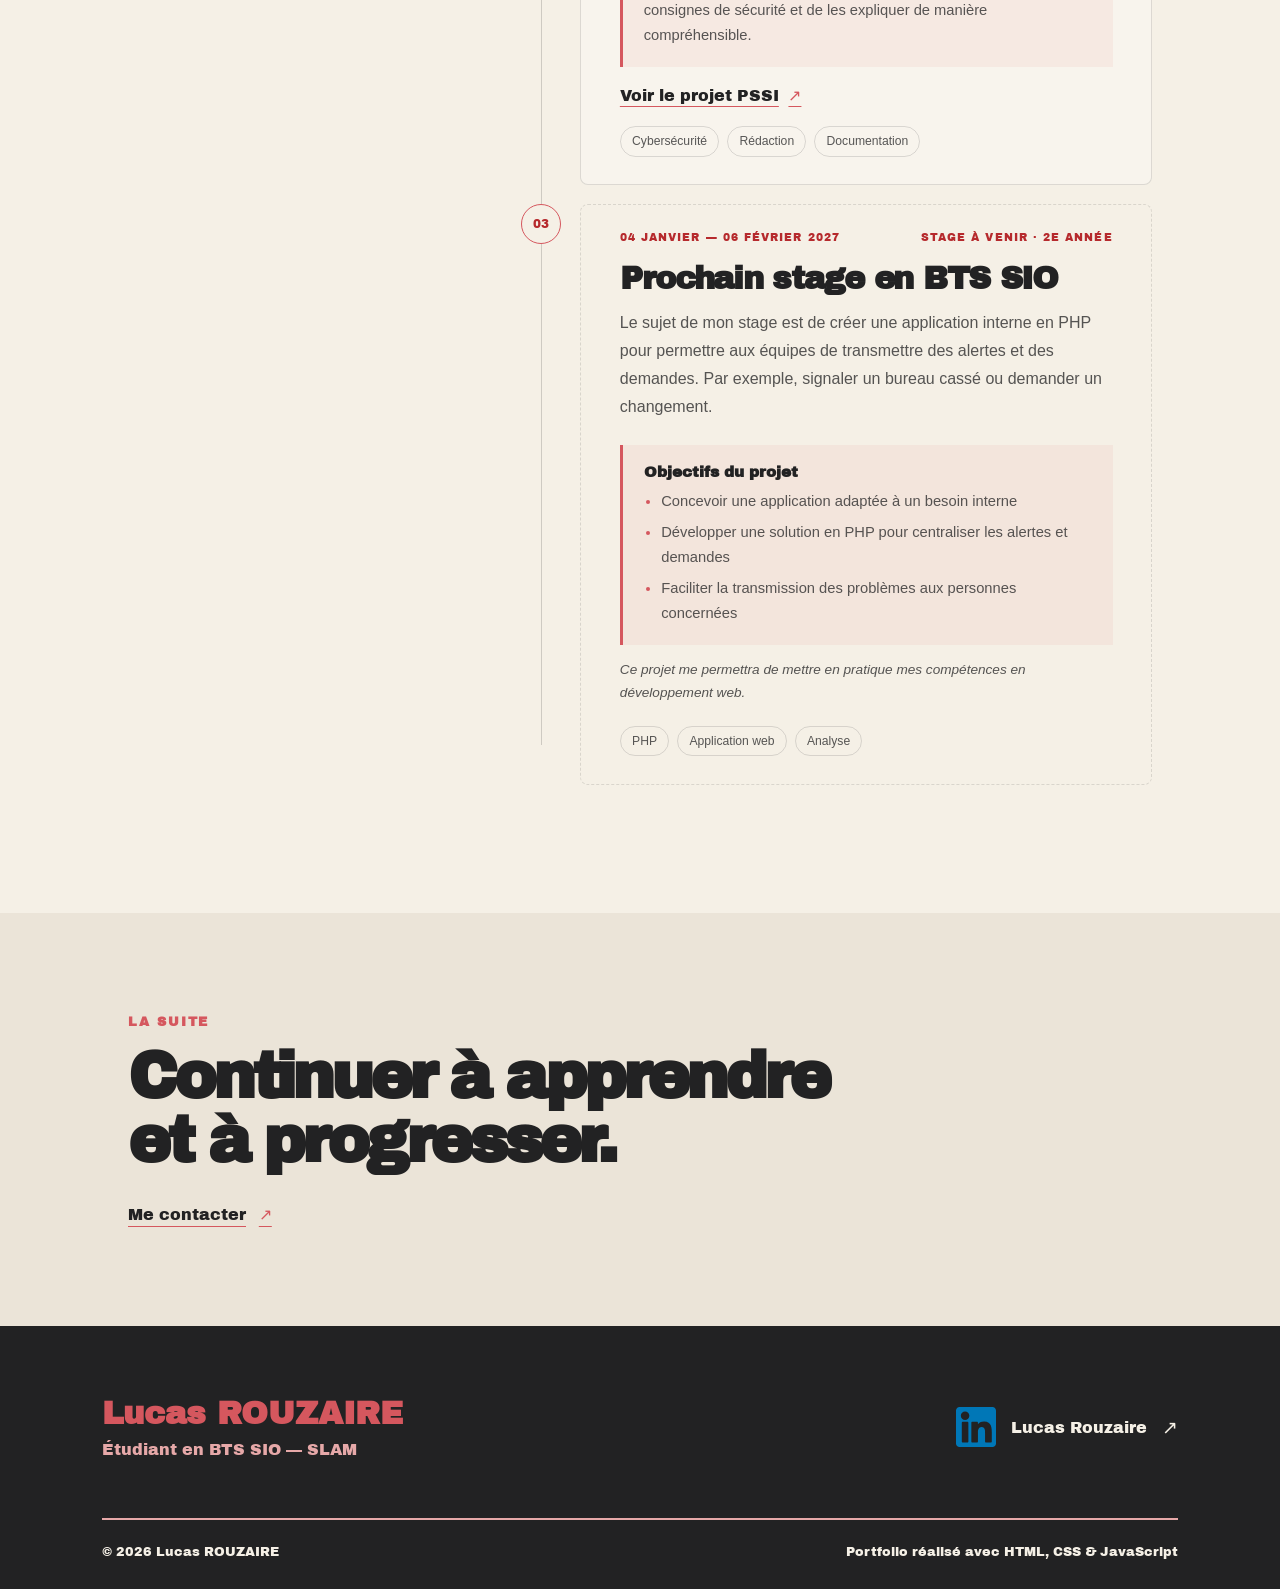
<file: experiences.html>
<!DOCTYPE html>
<html lang="fr">
    <head>
        <meta charset="utf-8">
        <meta name="viewport" content="width=device-width, initial-scale=1.0">
        <meta name="description" content="Les expériences professionnelles de Lucas Rouzaire : Disneyland Paris, stage de première année et stage de deuxième année en BTS SIO.">
        <link rel="stylesheet" href="style.css">
        <title>Expériences professionnelles | Lucas ROUZAIRE</title>
    </head>
    <body>
        <nav class="main-nav" aria-label="Navigation principale">
            <ul>
                <li><a href="index.html">Accueil</a></li>
                <li><a href="profil.html">Profil</a></li>
                <li><a href="etudes.html">Études</a></li>
                <li><a href="experiences.html" aria-current="page">Expériences</a></li>
                <li><a href="Projets.html">Projets</a></li>
                <li><a href="veilletech.html">Veille technologique</a></li>
                <li><a href="index.html#contact">Contact</a></li>
            </ul>
        </nav>

        <main class="experiences-page">
            <header class="experiences-hero">
                <p class="experiences-eyebrow">PARCOURS PROFESSIONNEL · BTS SIO SLAM</p>
                <h1>Mes <span>expériences</span></h1>
                <p>
                    Des expériences qui m’ont permis de développer mon sens du travail
                    en équipe et de découvrir les enjeux de la sécurité informatique.
                </p>
                <a href="#parcours-experiences">Découvrir mon parcours <span aria-hidden="true">↓</span></a>
            </header>

            <section class="experiences-timeline" id="parcours-experiences" aria-labelledby="experiences-title">
                <div class="experiences-heading">
                    <p class="experiences-kicker">01 · MON PARCOURS</p>
                    <h2 id="experiences-title">Apprendre par<br>l’expérience.</h2>
                </div>

                <div class="experiences-list">
                    <article class="experience-card">
                        <div class="experience-marker" aria-hidden="true">
                            <span>01</span>
                        </div>
                        <div class="experience-content">
                            <div class="experience-meta">
                                <span>FÉVRIER — AOÛT 2026</span>
                                <span>EMPLOI · DISNEYLAND PARIS</span>
                            </div>
                            <h3>Employé polyvalent de restauration</h3>
                            <p>
                                Pendant six mois, j’ai travaillé au sein d’une équipe dans un
                                environnement dynamique et au contact des visiteurs.
                            </p>
                            <div class="experience-learning">
                                <h4>Ce que cette expérience m’a apporté</h4>
                                <ul>
                                    <li>Travailler en équipe et communiquer avec mes collègues</li>
                                    <li>Gagner en aisance en anglais grâce aux échanges avec les visiteurs</li>
                                    <li>M’adapter au rythme et aux besoins du service</li>
                                </ul>
                            </div>
                            <div class="experience-tags" aria-label="Compétences développées">
                                <span>Travail d’équipe</span>
                                <span>Anglais</span>
                                <span>Adaptabilité</span>
                            </div>
                        </div>
                    </article>

                    <article class="experience-card">
                        <div class="experience-marker" aria-hidden="true">
                            <span>02</span>
                        </div>
                        <div class="experience-content">
                            <div class="experience-meta">
                                <span>1RE ANNÉE DE BTS SIO</span>
                                <span>STAGE · SÉCURITÉ INFORMATIQUE</span>
                            </div>
                            <h3>Rédaction d’une PSSI</h3>
                            <p>
                                Lors de mon stage de première année, j’ai travaillé à la rédaction
                                d’une Politique de Sécurité des Systèmes d’Information (PSSI).
                            </p>
                            <div class="experience-learning">
                                <h4>À quoi sert une PSSI ?</h4>
                                <p>
                                    C’est un document qui formalise les règles et les bonnes
                                    pratiques destinées à protéger les systèmes d’information
                                    et les données d’une organisation. Sa rédaction demande de
                                    structurer les consignes de sécurité et de les expliquer de
                                    manière compréhensible.
                                </p>
                            </div>
                            <a class="experience-project-link" href="Projets.html">
                                Voir le projet PSSI <span aria-hidden="true">↗</span>
                            </a>
                            <div class="experience-tags" aria-label="Compétences mobilisées">
                                <span>Cybersécurité</span>
                                <span>Rédaction</span>
                                <span>Documentation</span>
                            </div>
                        </div>
                    </article>

                    <article class="experience-card experience-card-upcoming">
                        <div class="experience-marker" aria-hidden="true">
                            <span>03</span>
                        </div>
                        <div class="experience-content">
                            <div class="experience-meta">
                                <span>04 JANVIER — 06 FÉVRIER 2027</span>
                                <span>STAGE À VENIR · 2E ANNÉE</span>
                            </div>
                            <h3>Prochain stage en BTS SIO</h3>
                            <p>
                                Le sujet de mon stage est de créer une application interne en PHP
                                pour permettre aux équipes de transmettre des alertes et des demandes.
                                Par exemple, signaler un bureau cassé ou demander un changement.
                            </p>
                            <div class="experience-learning">
                                <h4>Objectifs du projet</h4>
                                <ul>
                                    <li>Concevoir une application adaptée à un besoin interne</li>
                                    <li>Développer une solution en PHP pour centraliser les alertes et demandes</li>
                                    <li>Faciliter la transmission des problèmes aux personnes concernées</li>
                                </ul>
                            </div>
                            <p class="experience-upcoming-note">
                                Ce projet me permettra de mettre en pratique mes compétences en développement web.
                            </p>
                            <div class="experience-tags" aria-label="Compétences à mettre en pratique">
                                <span>PHP</span>
                                <span>Application web</span>
                                <span>Analyse</span>
                            </div>
                        </div>
                    </article>
                </div>
            </section>

            <section class="experiences-outro">
                <p class="experiences-kicker">LA SUITE</p>
                <h2>Continuer à apprendre<br>et à progresser.</h2>
                <a href="index.html#contact">Me contacter <span aria-hidden="true">↗</span></a>
            </section>
        </main>

        <footer class="footer">
            <div class="footer-content">
                <div class="footer-top">
                    <div class="footer-identity">
                        <h3>Lucas ROUZAIRE</h3>
                        <p>Étudiant en BTS SIO — SLAM</p>
                    </div>
                    <a
                        href="https://www.linkedin.com/in/lucas-rouzaire-717898334/"
                        target="_blank"
                        rel="noopener noreferrer"
                        class="linkedin-link"
                    >
                        <img src="images/linkedin-svgrepo-com.svg" alt="Logo LinkedIn">
                        <span>Lucas Rouzaire</span>
                        <span class="linkedin-arrow" aria-hidden="true">↗</span>
                    </a>
                </div>
                <div class="footer-bottom">
                    <p>© 2026 Lucas ROUZAIRE</p>
                    <p>Portfolio réalisé avec HTML, CSS &amp; JavaScript</p>
                </div>
            </div>
        </footer>
    </body>
</html>
</file>
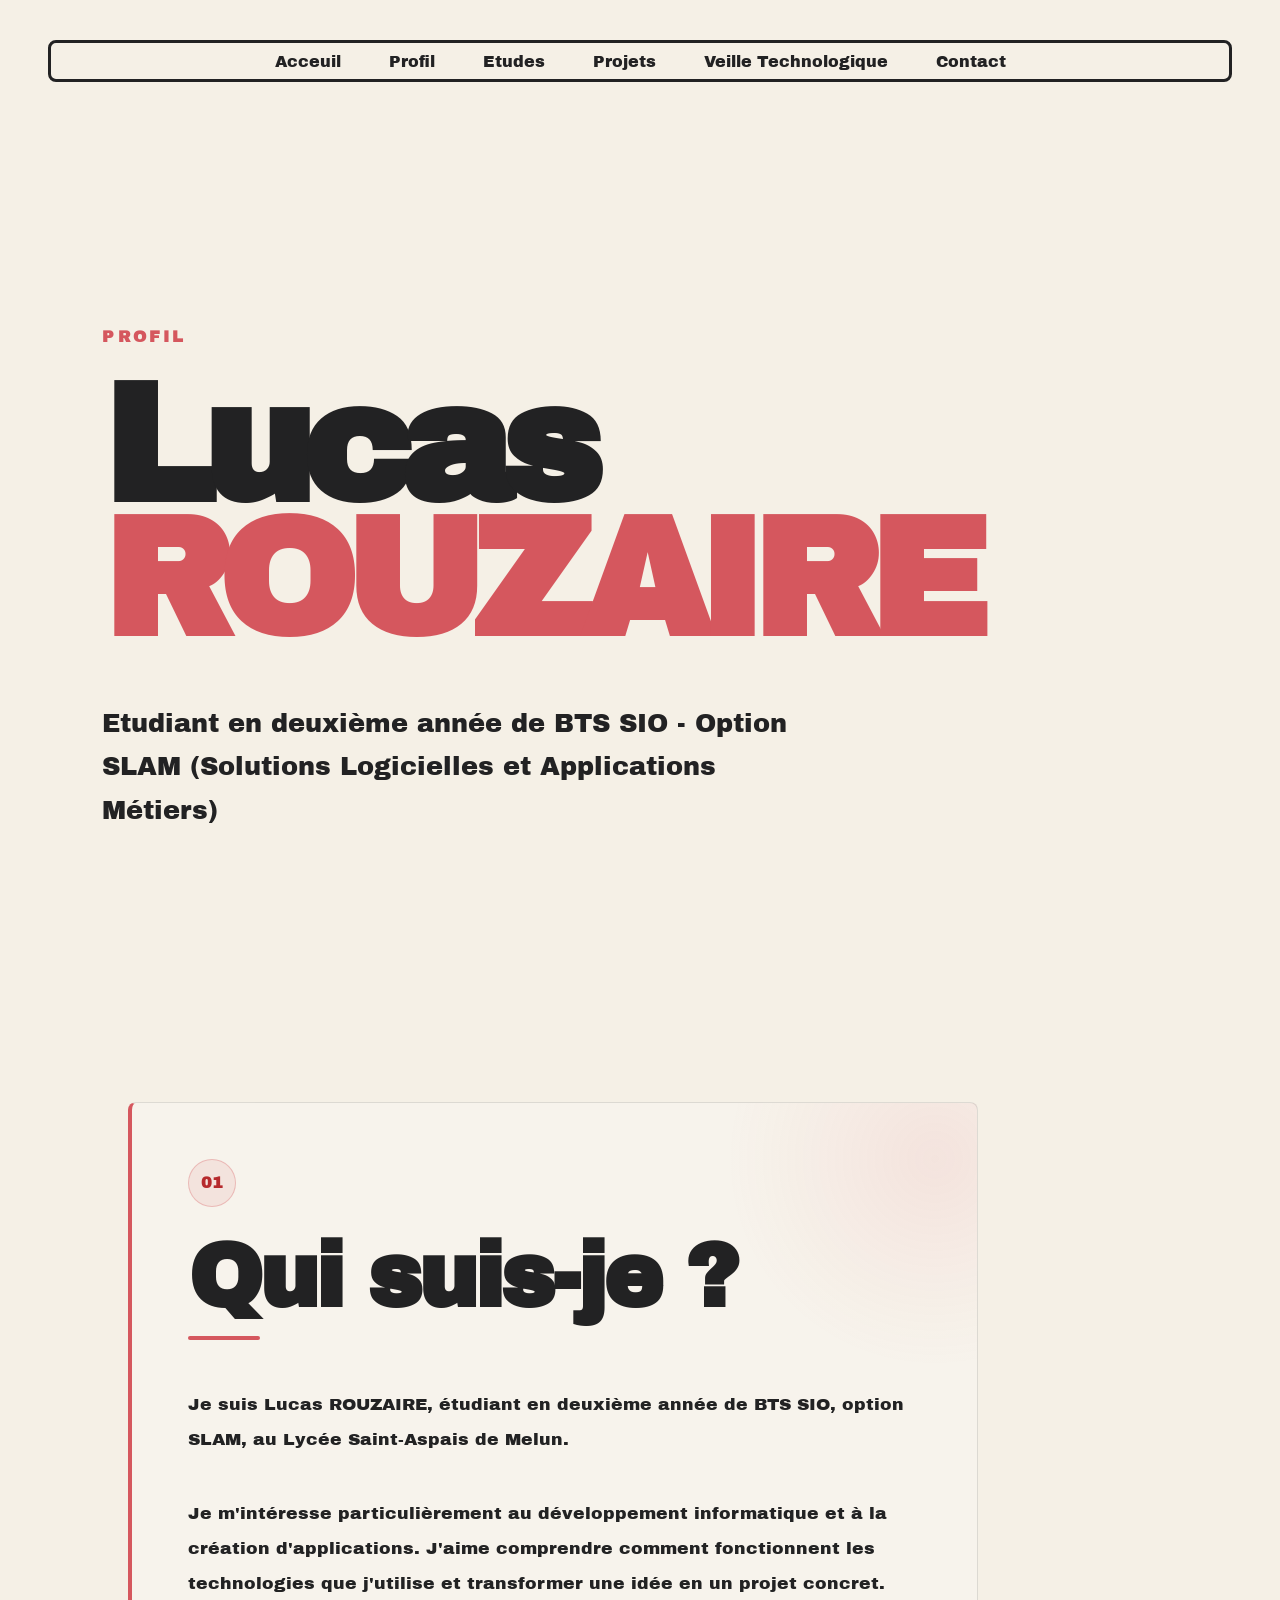
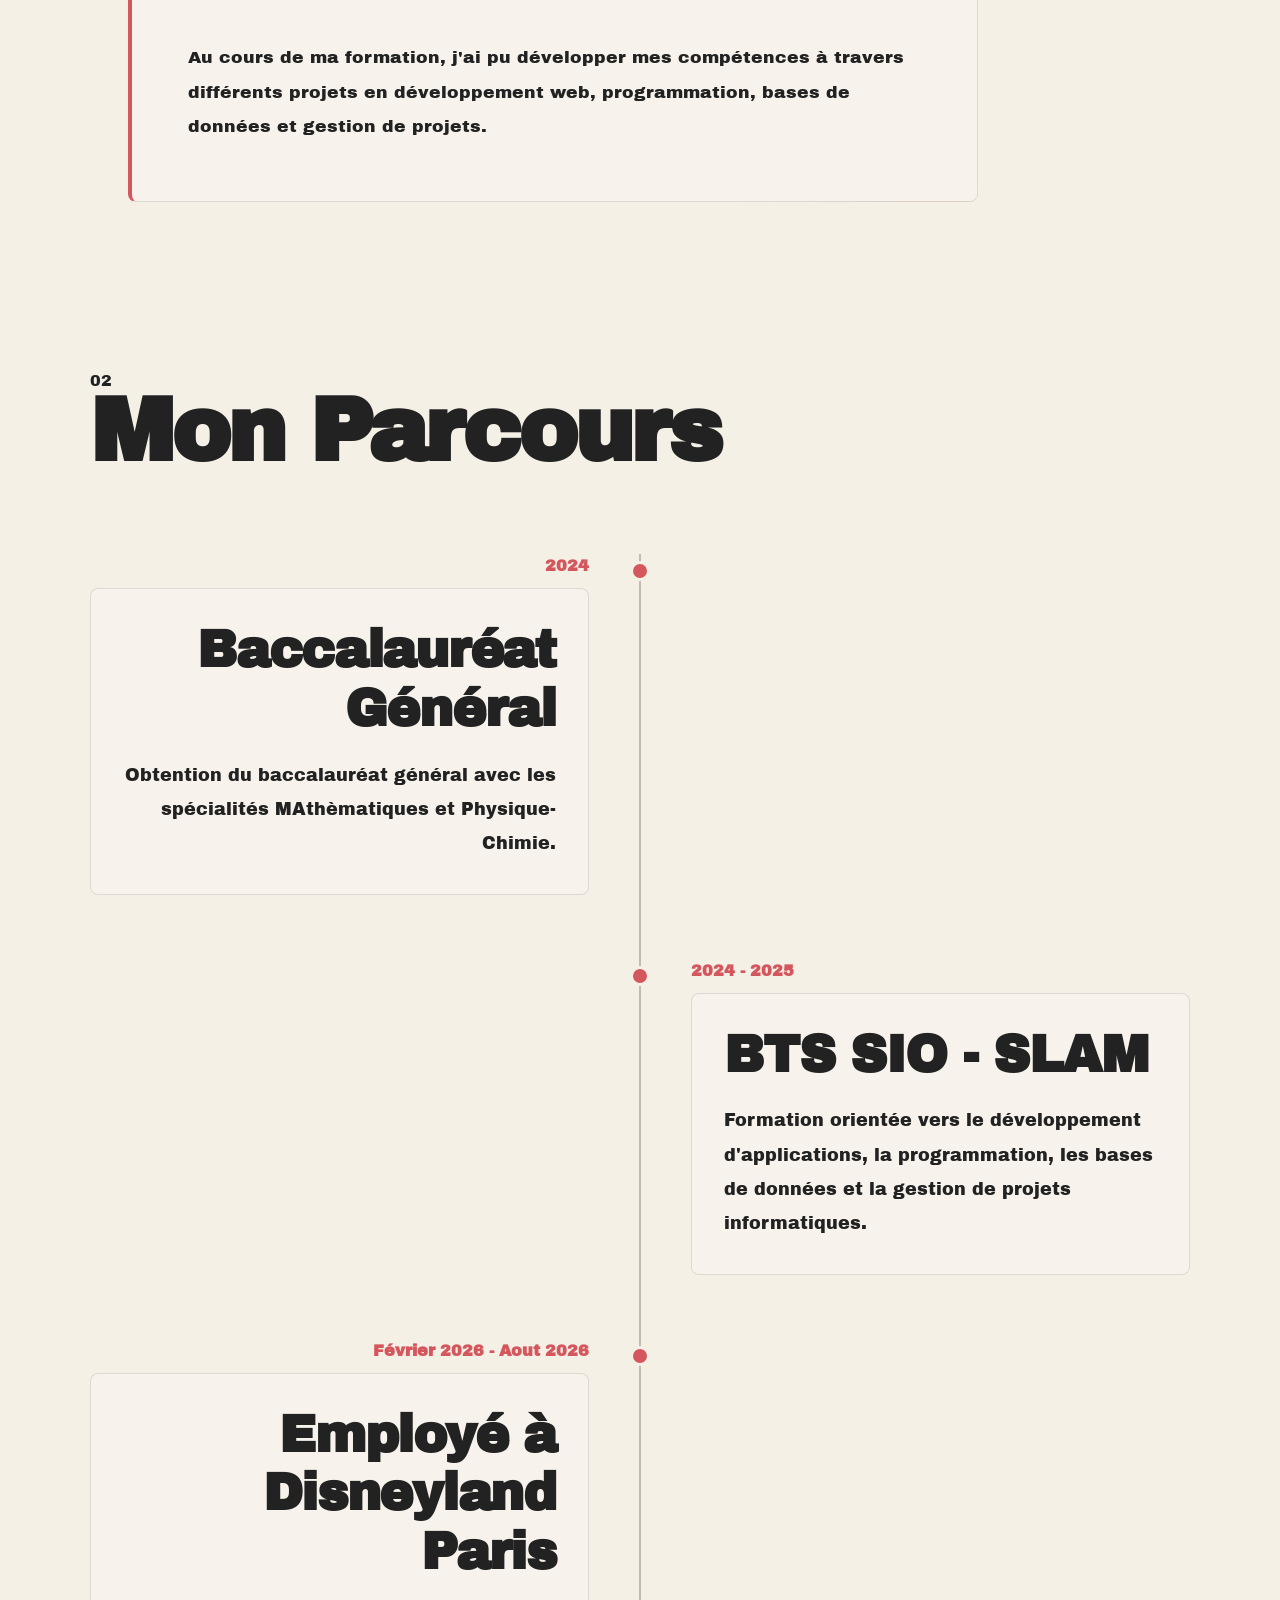
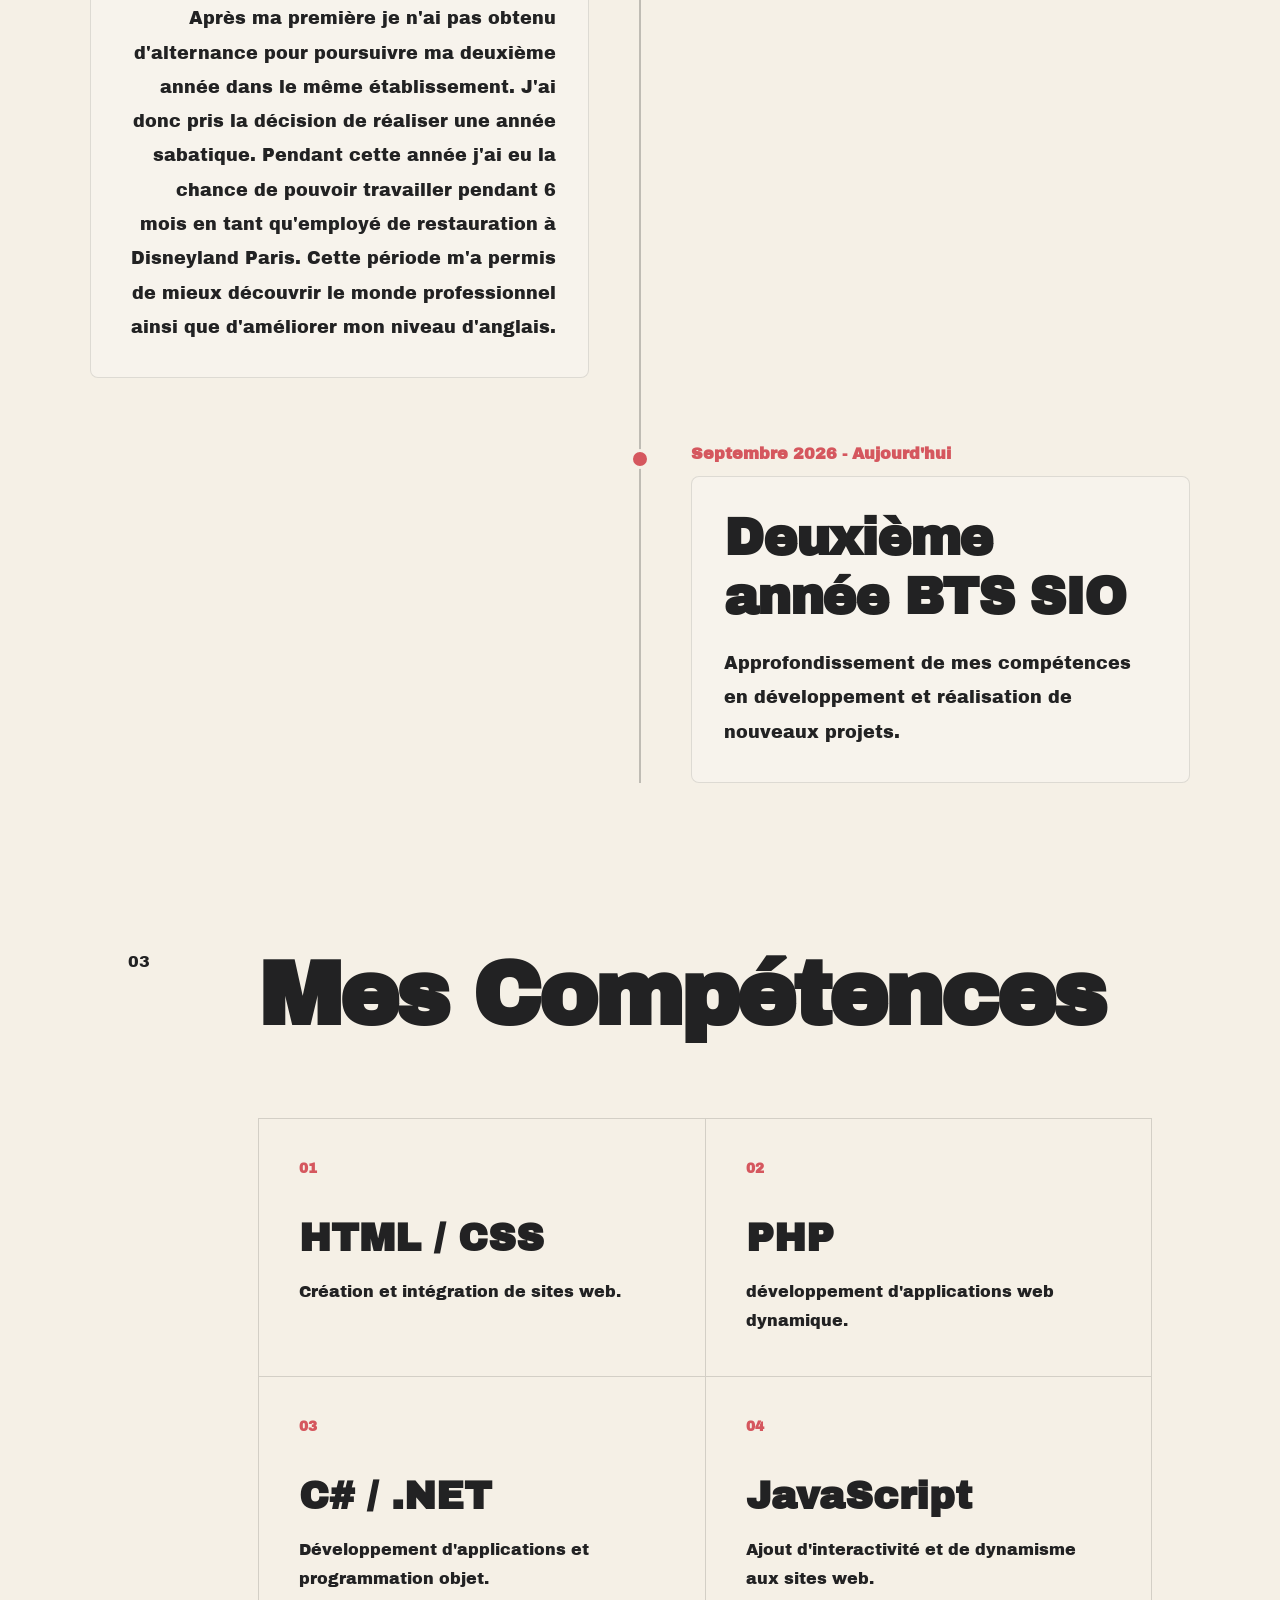
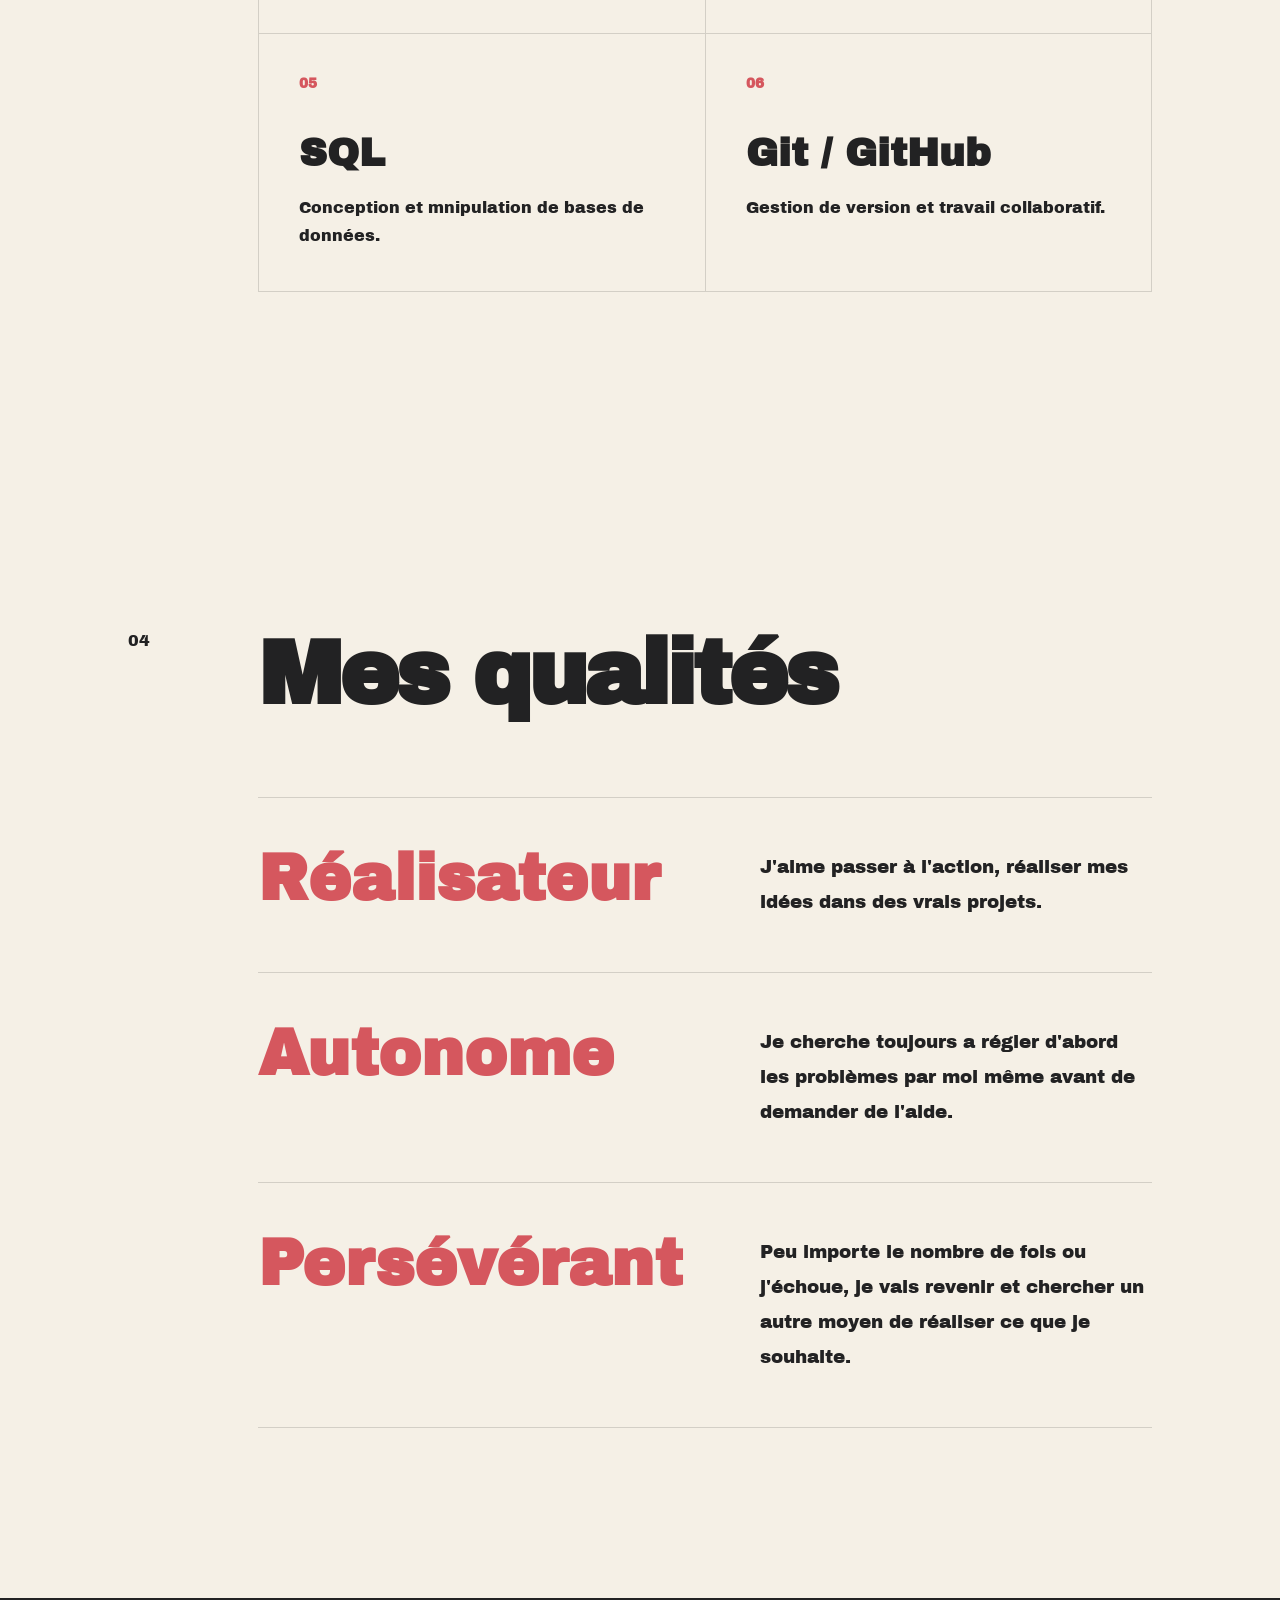
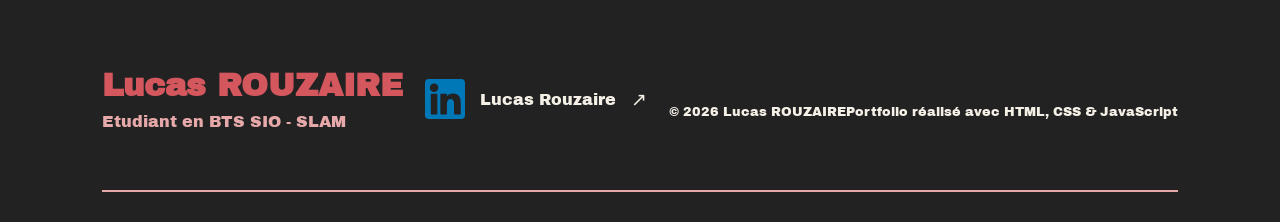
<file: profil.html>
<!DOCTYPE html>
<html lang="fr">
    <head>
        <meta charset="utf-8">
        <meta name="viewport" content="width=device-width, initial-scale=1.0">

        <link rel="stylesheet" href="style.css">
        <title>Profil - Lucas ROUZAIRE</title>
    </head>
    <body>
        <!--Navigation-->
        <nav class="main-nav">
            <ul>
                <li><a href="index.html">Acceuil</a></li>
                <li><a href="profil.html">Profil</a></li>
                <li><a href="etudes.html">Etudes</a></li>
                <li><a href="Projets.html">Projets</a></li>
                <li><a href="veilletech.html">Veille Technologique</a></li>
                <li><a href="index.html#contact">Contact</a></li>
            </ul>
        </nav>

        <!--En tete du profil-->
        <main class="profil-page">
            <section class="profil-hero">
                <div class="profil-hero-content">
                    <p class="profil-label">PROFIL</p>
                    <h1>
                        Lucas<br>
                        <span>ROUZAIRE</span>
                    </h1>
                    <p class="profil-status">
                        Etudiant en deuxième année de BTS SIO - Option SLAM (Solutions Logicielles et Applications Métiers)
                    </p>

                </div>
            </section>
            <!--Qui suis-je ?--> 
            <section class="profil-section profil-intro-section">
                <div class="profil-section-content profil-introduction">
                    <p class="profil-intro-number">01</p>
                    <h2>Qui suis-je ?</h2>
                    <p>
                        Je suis Lucas ROUZAIRE, étudiant en deuxième année de BTS SIO, option SLAM, au Lycée Saint-Aspais de Melun.
                    </p>

                    <p>
                        Je m'intéresse particulièrement au développement informatique et à la création d'applications. J'aime comprendre comment fonctionnent les technologies que j'utilise et transformer une idée en un projet concret.
                    </p>

                    <p>
                        Au cours de ma formation, j'ai pu développer mes compétences à travers différents projets en développement web, programmation, bases de données et gestion de projets.
                    </p>

                </div>
            </section>
            <!--Parcours-->
            <section class="profil profil-section-alt">
                <div class="profil-section-content">
                    <p class="profil-parcours-number">02</p>
                    <h2>Mon Parcours</h2>
                    <div class="timeline">
                        <div class="timeline-item">
                            <div class="timeline-date">
                                2024
                            </div>
                            <div class="timeline-content">
                                <h3>Baccalauréat Général</h3>
                                <p>
                                    Obtention du baccalauréat général avec les spécialités MAthèmatiques et Physique-Chimie. 
                                </p>
                            </div>
                        </div>
                        <div class="timeline-item">
                            <div class="timeline-date">
                                2024 - 2025
                            </div>
                            <div class="timeline-content">
                                <h3>BTS SIO - SLAM</h3>
                                <p>
                                    Formation orientée vers le développement d'applications, la programmation, les bases de données et la gestion de projets informatiques. 
                                </p>
                            </div>
                        </div>
                        <div class="timeline-item">
                            <div class="timeline-date">
                                Février 2026 - Aout 2026
                            </div>
                            <div class="timeline-content">
                                <h3>Employé à Disneyland Paris</h3>

                                <p>
                                    Après ma première je n'ai pas obtenu d'alternance pour poursuivre ma deuxième année dans le même établissement. J'ai donc pris la décision de réaliser une année sabatique. Pendant cette année j'ai eu la chance de pouvoir travailler pendant 6 mois en tant qu'employé de restauration à Disneyland Paris. Cette période m'a permis de mieux découvrir le monde professionnel ainsi que  d'améliorer mon niveau d'anglais. 
                                </p>
                            </div>
                        </div>
                        <div class="timeline-item">
                            <div class="timeline-date">
                                Septembre 2026 - Aujourd'hui
                            </div>
                            <div class="timeline-content">
                                <h3>Deuxième année BTS SIO</h3>
                                <p>
                                    Approfondissement de mes compétences en développement et réalisation de nouveaux projets.  
                                </p>
                            </div>
                        </div>
                    </div>
                </div>
            </section>

            <!--Compétences--> 
            <section class="profil-section">
                <div class="section-number">
                    03
                </div>

                <div class="profil-section-content">
                    <h2>Mes Compétences</h2>
                    <div class="skills-grid">
                        <div class="skill">
                            <span>01</span>
                            <h3>HTML / CSS</h3>
                            <p>Création et intégration de sites web.</p>
                        </div>
                        <div class="skill">
                            <span>02</span>
                            <h3>PHP</h3>
                            <p>développement d'applications web dynamique.</p>
                        </div>
                        <div class="skill">
                            <span>03</span>
                            <h3>C# / .NET</h3>
                            <p>Développement d'applications et programmation objet.</p>
                        </div>
                        <div class="skill">
                            <span>04</span>
                            <h3>JavaScript</h3>
                            <p>Ajout d'interactivité et de dynamisme aux sites web.</p>
                        </div>
                        <div class="skill">
                            <span>05</span>
                            <h3>SQL</h3>
                            <p>Conception et mnipulation de bases de données.</p>
                        </div>
                        <div class="skill">
                            <span>06</span>
                            <h3>Git / GitHub</h3>
                            <p>Gestion de version et travail collaboratif.</p>
                        </div>
                    </div>
                </div>
            </section>

            <!--Qualités-->
            <section class="profil-section profil-qualities">
                <div class="section-number">
                    04
                </div>
                <div class="profil-section-content">
                    <h2>Mes qualités</h2>
                    <div class="qualities">
                        <div class="quality">
                            <span>Réalisateur</span>
                            <p>
                                J'aime passer à l'action, réaliser mes idées
                                dans des vrais projets. 
                            </p>
                        </div>
                        <div class="quality">
                            <span>Autonome</span>
                            <p>
                                Je cherche toujours a régler d'abord les problèmes par moi même avant de demander de l'aide.  
                            </p>
                        </div>
                        <div class="quality">
                            <span>Persévérant</span>
                            <p>
                                Peu importe le nombre de fois ou j'échoue, je vais revenir et chercher un autre moyen de réaliser ce que je souhaite.  
                            </p>
                        </div>
                    </div>
                </div>
            </section>
        </main>

        <!--footer-->
        <footer class="footer">
            <div class="footer-content">
                <div class="footer-top">
                    <div class="footer-identity">
                        <h3>Lucas ROUZAIRE</h3>
                        <p>Etudiant en BTS SIO - SLAM</p>
                    </div>
                    <a
                    href="https://www.linkedin.com/in/lucas-rouzaire-717898334/"
                    target="_blank"
                    rel="noopener noreferrer"
                    class="linkedin-link"
                >
                    <img
                        src="images/linkedin-svgrepo-com.svg"
                        alt="Logo LinkedIn"
                    >
                    <span>Lucas Rouzaire</span>

                    <span class="linkedin-arrow">↗</span>
                </a>
                 <div class="footer-bottom">

                <p>© 2026 Lucas ROUZAIRE</p>

                <p>
                    Portfolio réalisé avec HTML, CSS & JavaScript
                </p>

                </div>

            </div>
        </footer>
    </body>
</html>
</file>
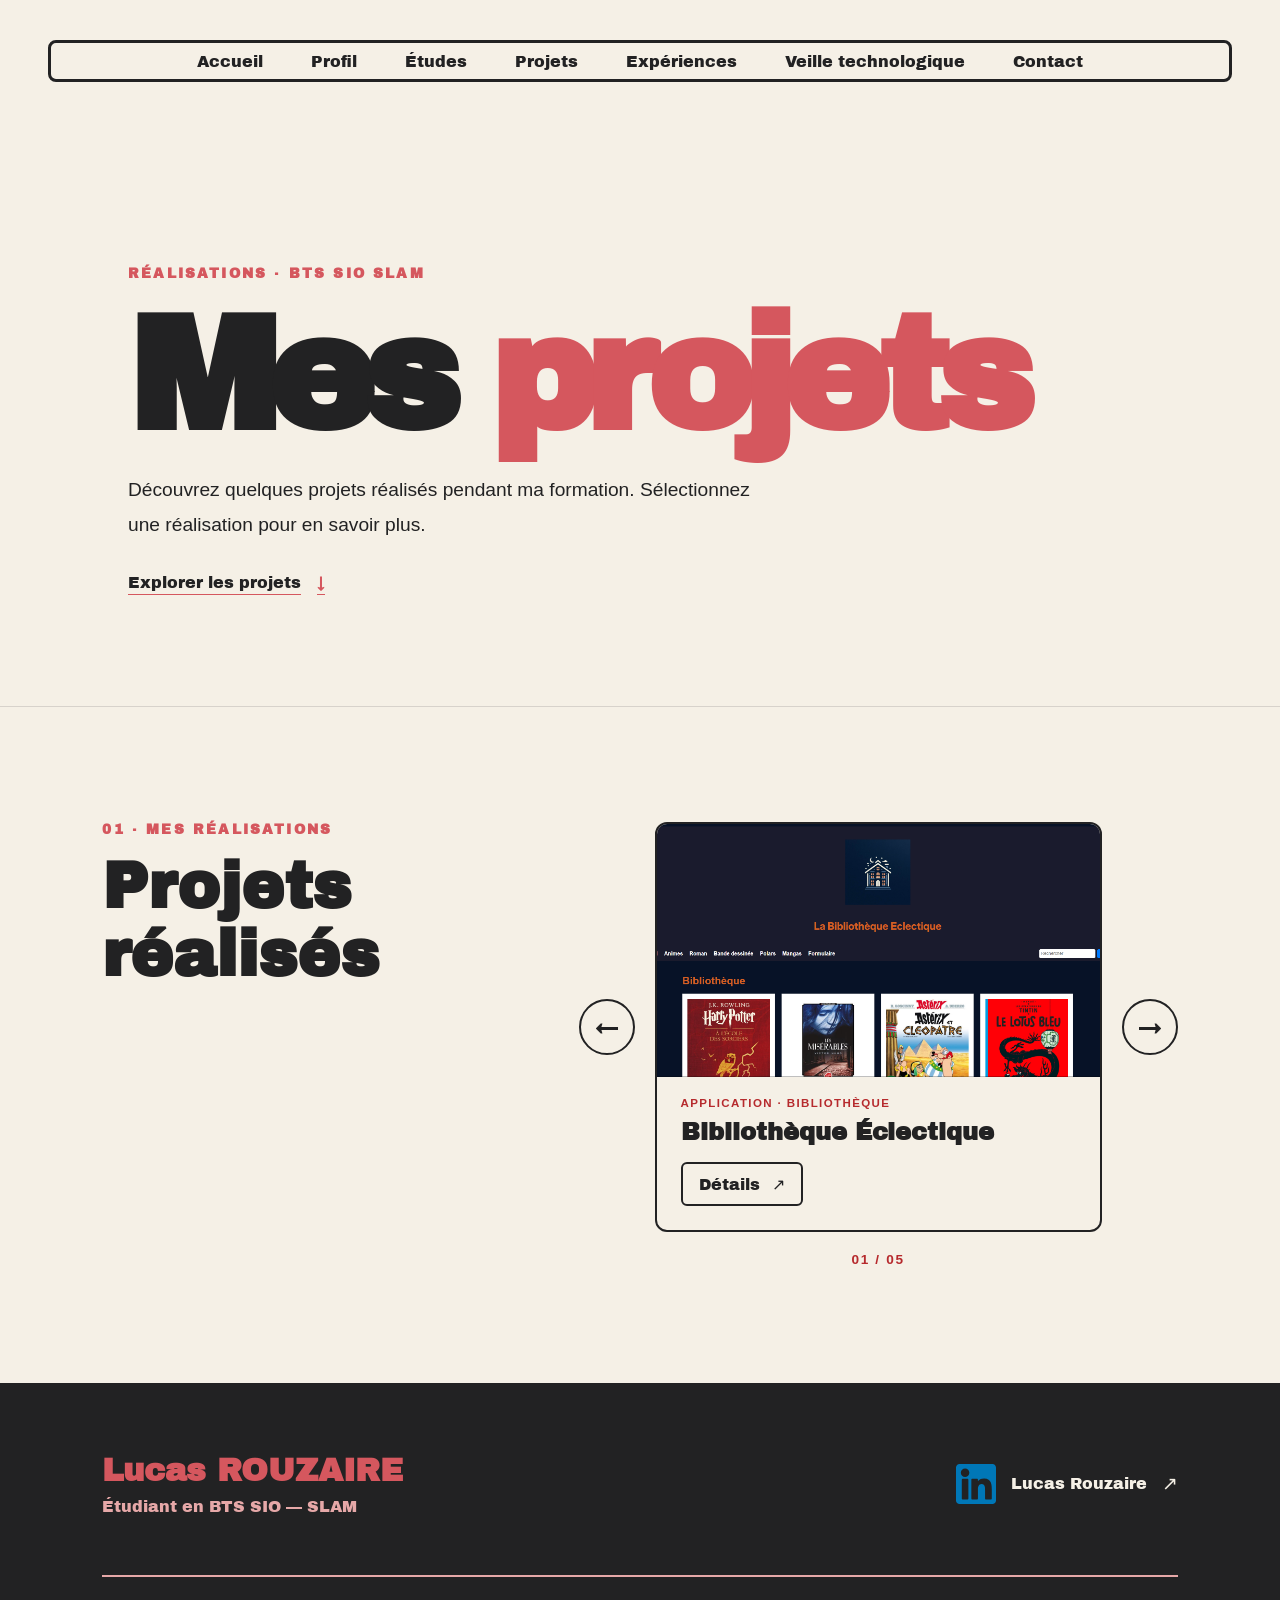
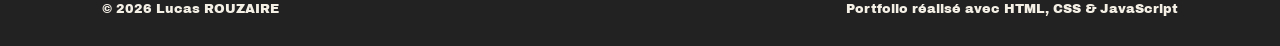
<file: Projets.html>
<!DOCTYPE html>
<html lang="fr">
    <head>
        <meta charset="utf-8">
        <meta name="viewport" content="width=device-width, initial-scale=1.0">
        <meta name="description" content="Découvrez les projets réalisés par Lucas Rouzaire au cours de son BTS SIO, option SLAM.">
        <link rel="stylesheet" href="style.css">
        <title>Projets - Lucas ROUZAIRE</title>
    </head>
    <body>
        <nav class="main-nav" aria-label="Navigation principale">
            <ul>
                <li><a href="index.html">Accueil</a></li>
                <li><a href="profil.html">Profil</a></li>
                <li><a href="etudes.html">Études</a></li>
                <li><a href="Projets.html" aria-current="page">Projets</a></li>
                <li><a href="experiences.html">Expériences</a></li>
                <li><a href="veilletech.html">Veille technologique</a></li>
                <li><a href="index.html#contact">Contact</a></li>
            </ul>
        </nav>

        <main class="projets-page">
            <header class="projets-hero">
                <p class="etudes-eyebrow">RÉALISATIONS · BTS SIO SLAM</p>
                <h1>Mes <span>projets</span></h1>
                <p class="etudes-hero-description">
                    Découvrez quelques projets réalisés pendant ma formation.
                    Sélectionnez une réalisation pour en savoir plus.
                </p>
                <a class="etudes-hero-link" href="#liste-projets">
                    Explorer les projets <span aria-hidden="true">↓</span>
                </a>
            </header>

            <section class="projets-portfolio-section" id="liste-projets" aria-labelledby="projets-title">
                <div class="projets-section-heading">
                    <p class="etudes-kicker">01 · MES RÉALISATIONS</p>
                    <h2 id="projets-title">Projets réalisés</h2>    
                </div>

                <div class="projets-carousel" aria-label="Carrousel de projets">
                    <button class="projets-carousel-arrow" type="button" data-carousel-prev aria-label="Projet précédent">
                        <span aria-hidden="true">←</span>
                    </button>

                    <div class="projets-carousel-stage" aria-live="polite">
                        <article class="projet-card" data-project-card aria-label="Projet 1 sur 5">
                            <div class="projet-card-inner">
                                <div class="projet-card-face projet-card-front">
                                    <img src="images/projet1.png" alt="Aperçu du projet Bibliothèque Éclectique">
                                    <div class="projet-card-caption">
                                        <p class="projet-category">Application · Bibliothèque</p>
                                        <h3>Bibliothèque Éclectique</h3>
                                        <button class="projet-detail-button" type="button" data-flip-button aria-expanded="false">
                                            Détails <span aria-hidden="true">↗</span>
                                        </button>
                                    </div>
                                </div>
                                <div class="projet-card-face projet-card-back" aria-hidden="true">
                                    <p class="projet-detail-label">PROJET 01 · À PROPOS</p>
                                    <h3>Bibliothèque Éclectique</h3>
                                    <p>Lors de ce projet j'ai du réaliser en binôme un site web comprenant des livres différents. Chaque livre comprenait son isbn, description, son auteur, sa date de publication ou encore son édition. Il a été réalisé en HTML, CSS.</p>
                                    <button class="projet-detail-button projet-back-button" type="button" data-flip-button aria-expanded="false">
                                        Retour <span aria-hidden="true">↩</span>
                                    </button>
                                </div>
                            </div>
                        </article>

                        <article class="projet-card" data-project-card aria-label="Projet 2 sur 5" hidden>
                            <div class="projet-card-inner">
                                <div class="projet-card-face projet-card-front">
                                    <img src="images/projet2.png" alt="Aperçu du projet Bibliothèque v2">
                                    <div class="projet-card-caption">
                                        <p class="projet-category">Application · Évolution</p>
                                        <h3>Bibliothèque v2</h3>
                                        <button class="projet-detail-button" type="button" data-flip-button aria-expanded="false">
                                            Détails <span aria-hidden="true">↗</span>
                                        </button>
                                    </div>
                                </div>
                                <div class="projet-card-face projet-card-back" aria-hidden="true">
                                    <p class="projet-detail-label">PROJET 02 · À PROPOS</p>
                                    <h3>Bibliothèque v2</h3>
                                    <p>Cette deuxième version est une amélioration de la première version, avec l'ajout d'animation et de modernité sur le site mais aussi l'ajout d'une base de données. Nous avons également du respecter un cahier des charges. Pour cette deuxième version, nous avons utiliser HTML, CSS, JavaScript, PHP et MySQL.</p>
                                    <button class="projet-detail-button projet-back-button" type="button" data-flip-button aria-expanded="false">
                                        Retour <span aria-hidden="true">↩</span>
                                    </button>
                                </div>
                            </div>
                        </article>

                        <article class="projet-card" data-project-card aria-label="Projet 3 sur 5" hidden>
                            <div class="projet-card-inner">
                                <div class="projet-card-face projet-card-front">
                                    <img src="images/projet3.png" alt="Aperçu du projet RespireStats">
                                    <div class="projet-card-caption">
                                        <p class="projet-category">Données · Statistiques</p>
                                        <h3>RespireStats</h3>
                                        <button class="projet-detail-button" type="button" data-flip-button aria-expanded="false">
                                            Détails <span aria-hidden="true">↗</span>
                                        </button>
                                    </div>
                                </div>
                                <div class="projet-card-face projet-card-back" aria-hidden="true">
                                    <p class="projet-detail-label">PROJET 03 · À PROPOS</p>
                                    <h3>RespireStats</h3>
                                    <p>RespireStats est un projet consacré à la présentation de statistiques. Ces statistiques concernent le taux de pollution aux alentours d'écoles. Il a été réalisé en Java. </p>
                                    <button class="projet-detail-button projet-back-button" type="button" data-flip-button aria-expanded="false">
                                        Retour <span aria-hidden="true">↩</span>
                                    </button>
                                </div>
                            </div>
                        </article>

                        <article class="projet-card" data-project-card aria-label="Projet 4 sur 5" hidden>
                            <div class="projet-card-inner">
                                <div class="projet-card-face projet-card-front">
                                    <img src="images/projet4.png" alt="Aperçu du projet de politique de sécurité des systèmes d’information">
                                    <div class="projet-card-caption">
                                        <p class="projet-category">Sécurité · Documentation</p>
                                        <h3>Politique de Sécurité des Systèmes d’Information</h3>
                                        <button class="projet-detail-button" type="button" data-flip-button aria-expanded="false">
                                            Détails <span aria-hidden="true">↗</span>
                                        </button>
                                    </div>
                                </div>
                                <div class="projet-card-face projet-card-back" aria-hidden="true">
                                    <p class="projet-detail-label">PROJET 04 · À PROPOS</p>
                                    <h3>Politique de Sécurité des Systèmes d’Information</h3>
                                    <p>Un travail autour de la formalisation d’une politique de sécurité des systèmes d’information : définir des règles et des bonnes pratiques pour mieux protéger les informations et les services de l'organisation de La mairie.</p>
                                    <button class="projet-detail-button projet-back-button" type="button" data-flip-button aria-expanded="false">
                                        Retour <span aria-hidden="true">↩</span>
                                    </button>
                                </div>
                            </div>
                        </article>

                        <article class="projet-card" data-project-card aria-label="Projet 5 sur 5" hidden>
                            <div class="projet-card-inner">
                                <div class="projet-card-face projet-card-front">
                                    <div class="projet-placeholder-image" role="img" aria-label="Illustration de tickets de cinéma pour CineTrack">
                                        <svg viewBox="0 0 640 360" aria-hidden="true">
                                            <rect x="1" y="1" width="638" height="358" rx="18"/>
                                            <path d="M75 95h490v170H75z"/>
                                            <path d="M185 95v170m270-170v170"/>
                                            <circle cx="185" cy="122" r="8"/><circle cx="185" cy="158" r="8"/><circle cx="185" cy="194" r="8"/><circle cx="185" cy="230" r="8"/>
                                            <path d="M258 151h150m-150 38h112"/>
                                            <path d="m306 220 24 18 42-50"/>
                                        </svg>
                                        <span>CineTrack</span>
                                    </div>
                                    <div class="projet-card-caption">
                                        <p class="projet-category">Application web · Cinéma</p>
                                        <h3>CineTrack</h3>
                                        <button class="projet-detail-button" type="button" data-flip-button aria-expanded="false">
                                            Détails <span aria-hidden="true">↗</span>
                                        </button>
                                    </div>
                                </div>
                                <div class="projet-card-face projet-card-back" aria-hidden="true">
                                    <p class="projet-detail-label">PROJET 05 · À PROPOS</p>
                                    <h3>CineTrack</h3>
                                    <p>
                                        CineTrack est une application développée en C# avec le modèle MVC.
                                        Elle permet de réserver des films.
                                    </p>
                                    <p class="projet-technologies">Technologies : C# · MVC</p>
                                    <button class="projet-detail-button projet-back-button" type="button" data-flip-button aria-expanded="false">
                                        Retour <span aria-hidden="true">↩</span>
                                    </button>
                                </div>
                            </div>
                        </article>
                    </div>

                    <button class="projets-carousel-arrow" type="button" data-carousel-next aria-label="Projet suivant">
                        <span aria-hidden="true">→</span>
                    </button>
                    <p class="projets-carousel-count" data-carousel-count aria-live="polite">01 / 05</p>
                </div>
            </section>
        </main>

        <footer class="footer">
            <div class="footer-content">
                <div class="footer-top">
                    <div class="footer-identity">
                        <h3>Lucas ROUZAIRE</h3>
                        <p>Étudiant en BTS SIO — SLAM</p>
                    </div>
                    <a
                        href="https://www.linkedin.com/in/lucas-rouzaire-717898334/"
                        target="_blank"
                        rel="noopener noreferrer"
                        class="linkedin-link"
                    >
                        <img src="images/linkedin-svgrepo-com.svg" alt="Logo LinkedIn">
                        <span>Lucas Rouzaire</span>
                        <span class="linkedin-arrow" aria-hidden="true">↗</span>
                    </a>
                </div>
                <div class="footer-bottom">
                    <p>© 2026 Lucas ROUZAIRE</p>
                    <p>Portfolio réalisé avec HTML, CSS &amp; JavaScript</p>
                </div>
            </div>
        </footer>
        <script src="projets.js"></script>
    </body>
</html>
</file>
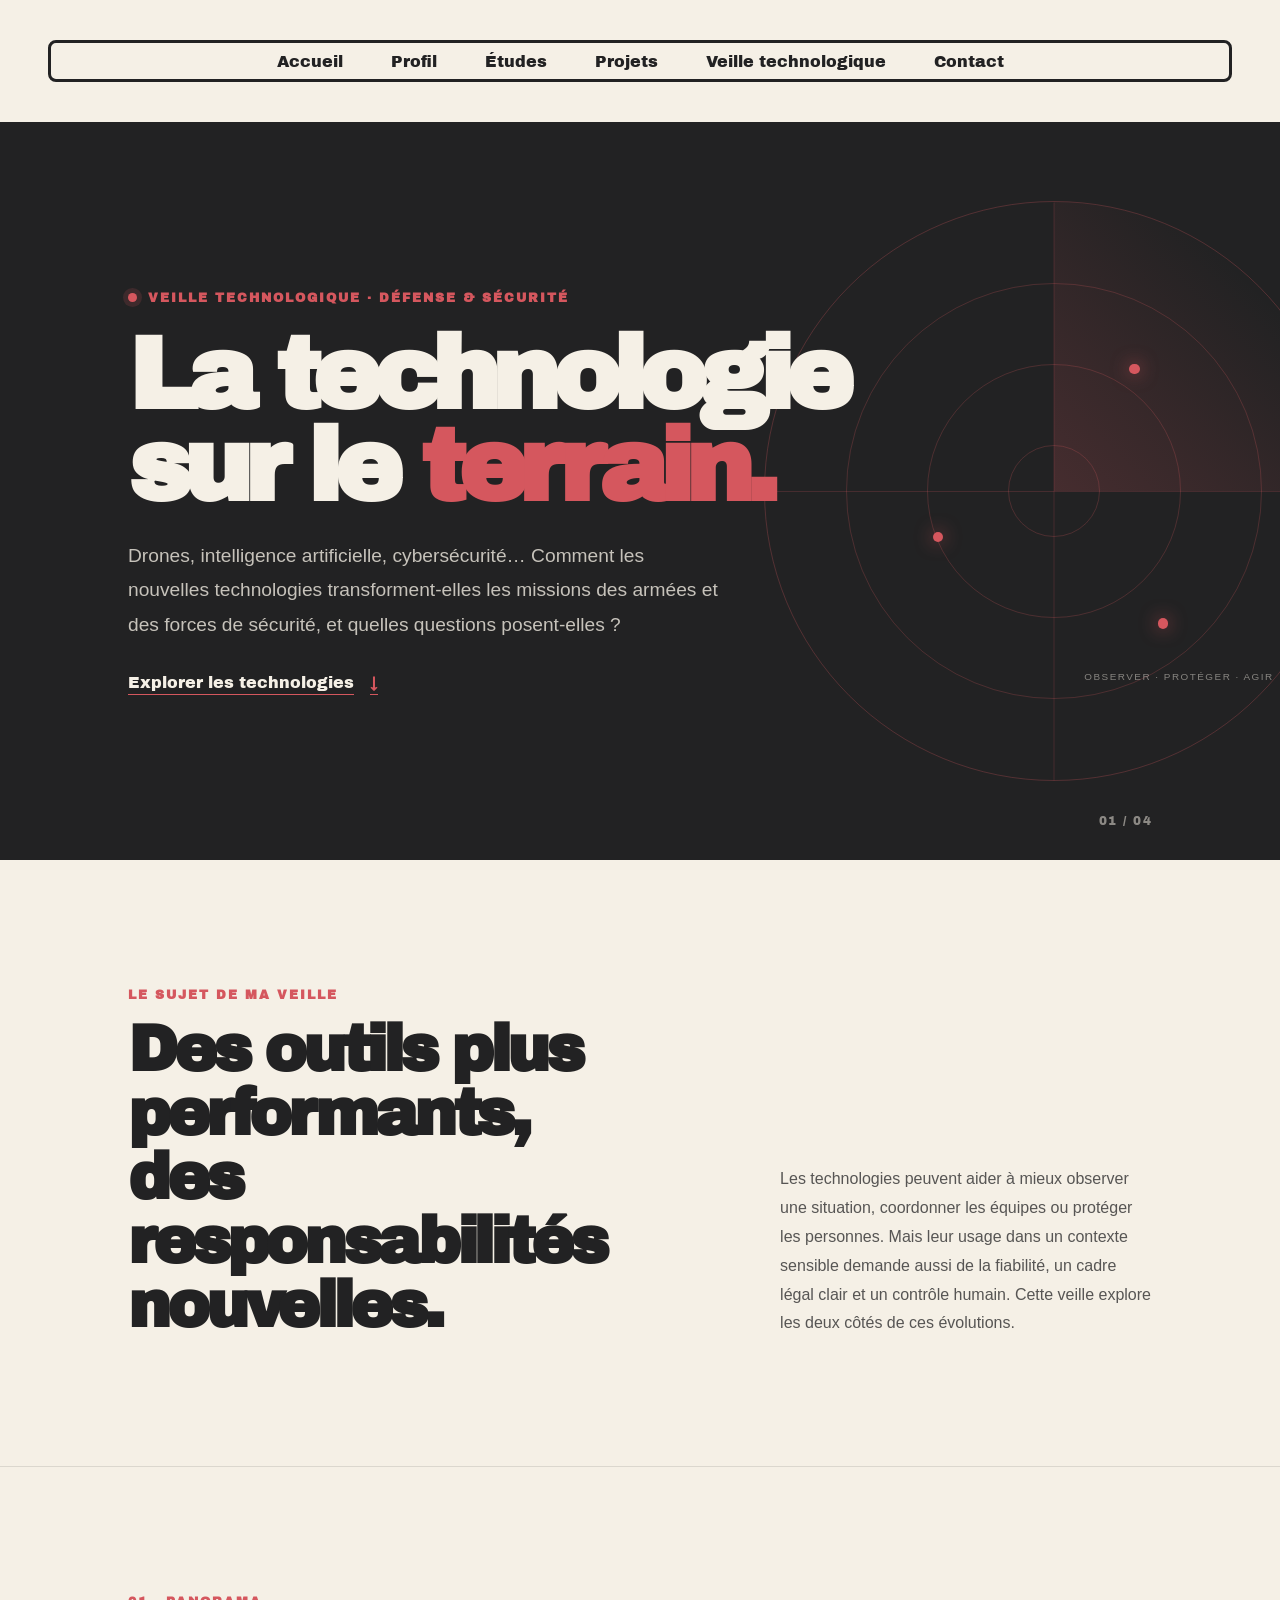
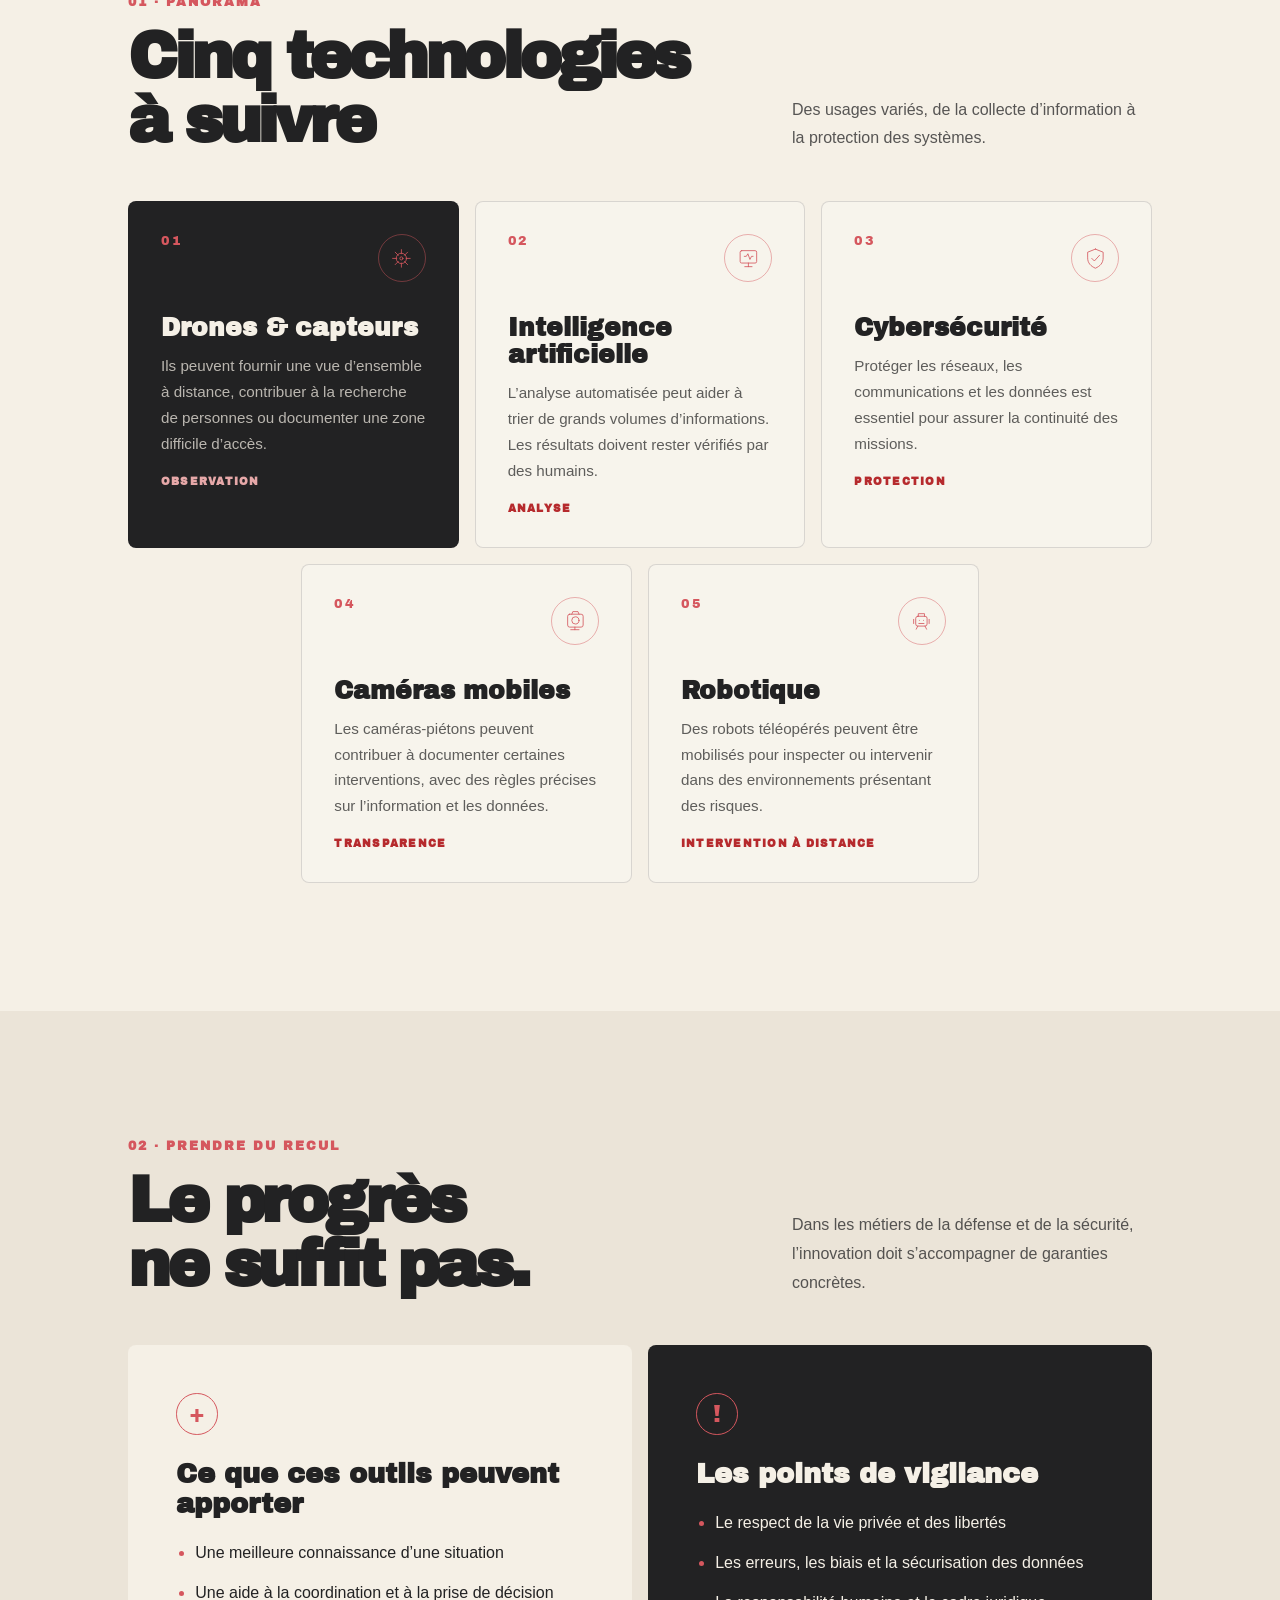
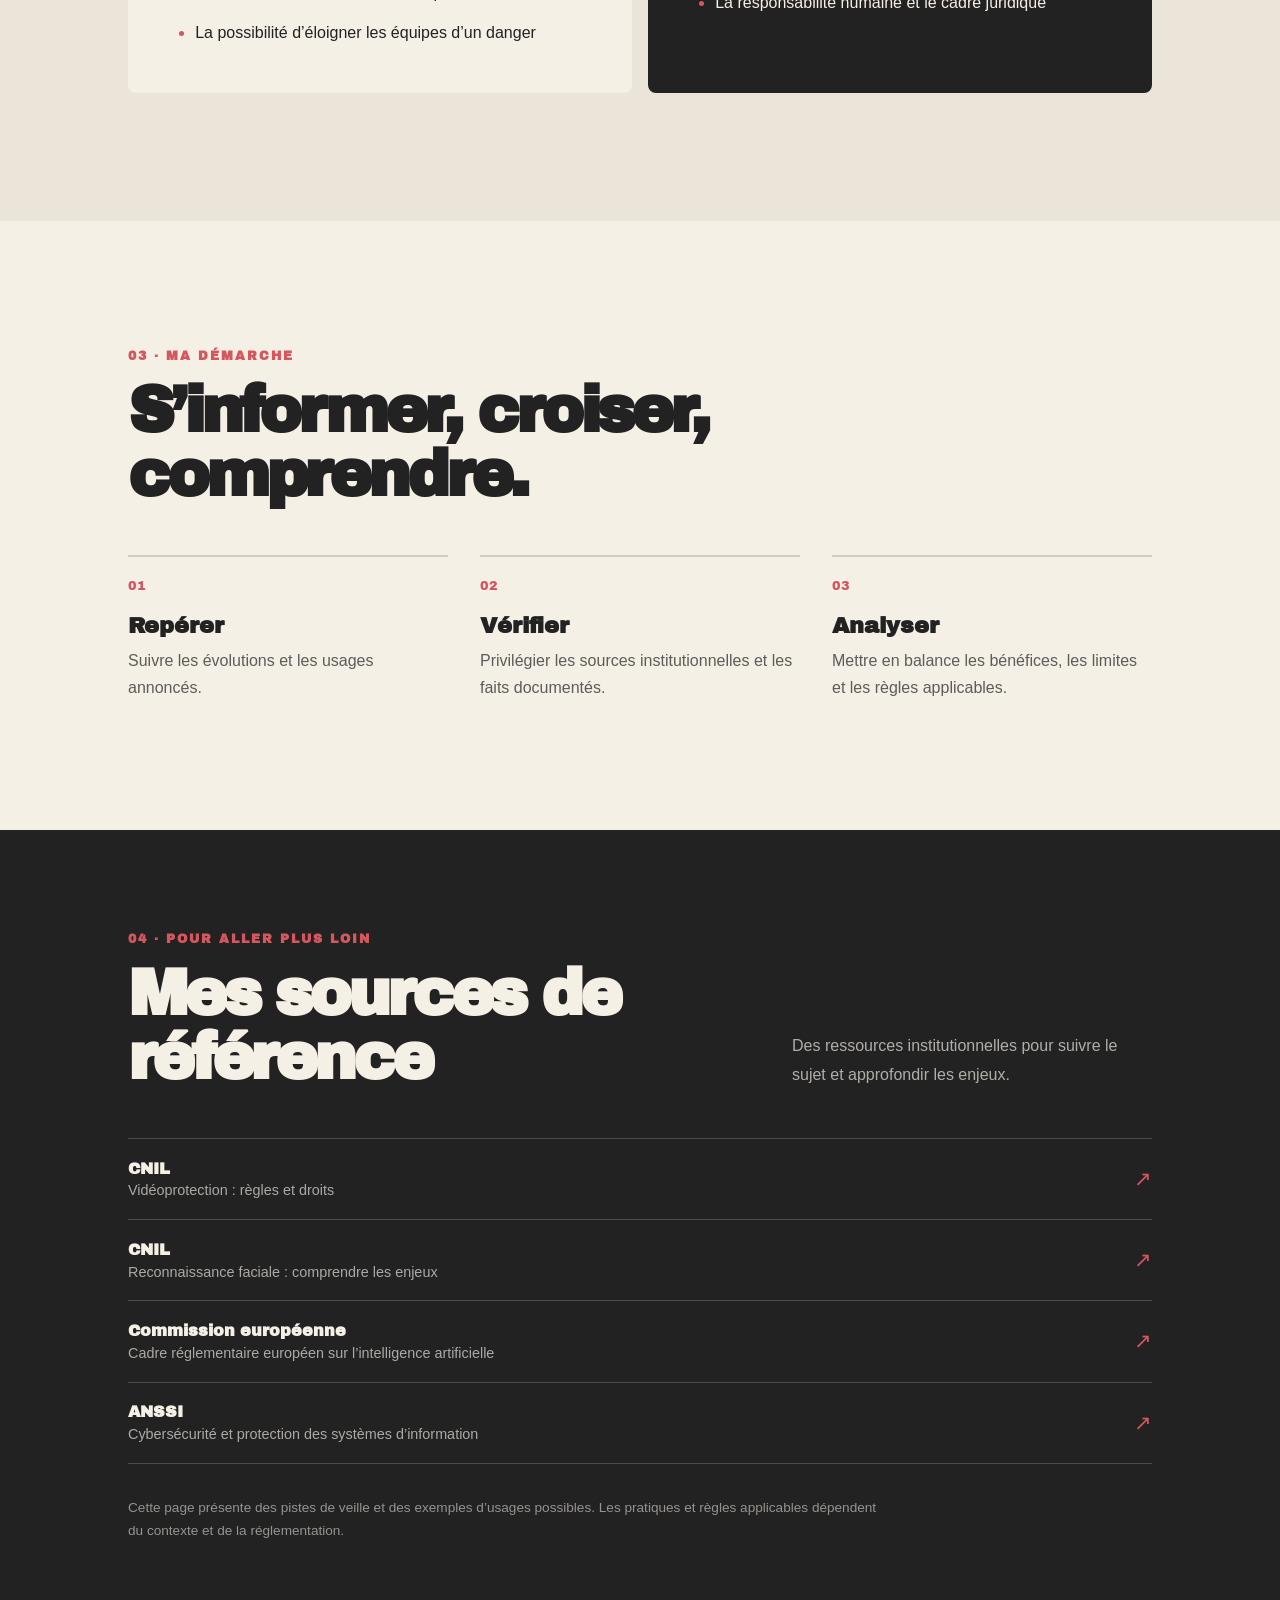
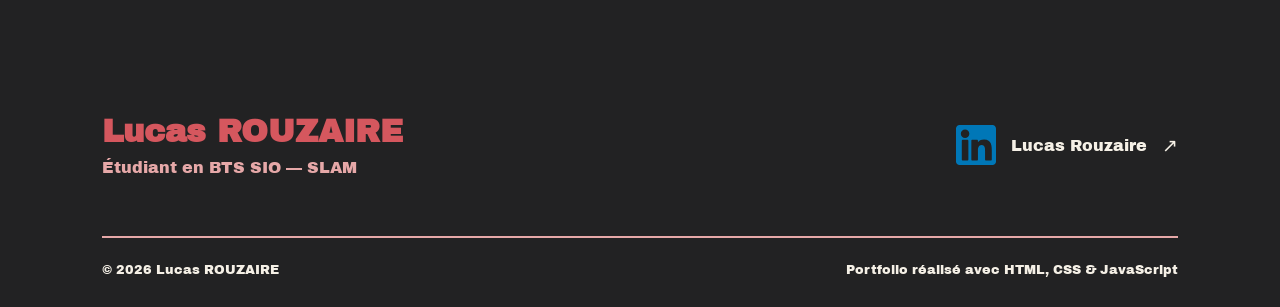
<file: veilletech.html>
<!DOCTYPE html>
<html lang="fr">
    <head>
        <meta charset="utf-8">
        <meta name="viewport" content="width=device-width, initial-scale=1.0">
        <meta name="description" content="Veille technologique de Lucas Rouzaire sur les usages des nouvelles technologies dans les armées et les forces de sécurité.">
        <link rel="stylesheet" href="style.css">
        <title>Veille technologique — Défense et sécurité | Lucas ROUZAIRE</title>
    </head>
    <body>
        <nav class="main-nav" aria-label="Navigation principale">
            <ul>
                <li><a href="index.html">Accueil</a></li>
                <li><a href="profil.html">Profil</a></li>
                <li><a href="etudes.html">Études</a></li>
                <li><a href="Projets.html">Projets</a></li>
                <li><a href="veilletech.html" aria-current="page">Veille technologique</a></li>
                <li><a href="index.html#contact">Contact</a></li>
            </ul>
        </nav>

        <main class="veille-page">
            <header class="veille-hero">
                <div class="veille-hero-content">
                    <p class="veille-eyebrow"><span></span> VEILLE TECHNOLOGIQUE · DÉFENSE &amp; SÉCURITÉ</p>
                    <h1>La technologie<br>sur le <span>terrain.</span></h1>
                    <p class="veille-hero-description">
                        Drones, intelligence artificielle, cybersécurité… Comment les nouvelles
                        technologies transforment-elles les missions des armées et des forces
                        de sécurité, et quelles questions posent-elles ?
                    </p>
                    <a class="veille-hero-link" href="#panorama">
                        Explorer les technologies <span aria-hidden="true">↓</span>
                    </a>
                </div>
                <div class="veille-radar" aria-hidden="true">
                    <div class="veille-radar-ring"></div>
                    <div class="veille-radar-ring"></div>
                    <div class="veille-radar-ring"></div>
                    <div class="veille-radar-sweep"></div>
                    <span class="veille-radar-dot veille-radar-dot-one"></span>
                    <span class="veille-radar-dot veille-radar-dot-two"></span>
                    <span class="veille-radar-dot veille-radar-dot-three"></span>
                    <span class="veille-radar-label">OBSERVER · PROTÉGER · AGIR</span>
                </div>
                <span class="veille-hero-index" aria-hidden="true">01 / 04</span>
            </header>

            <section class="veille-intro" aria-labelledby="veille-question">
                <p class="veille-kicker">LE SUJET DE MA VEILLE</p>
                <h2 id="veille-question">Des outils plus performants,<br>des responsabilités nouvelles.</h2>
                <p>
                    Les technologies peuvent aider à mieux observer une situation, coordonner
                    les équipes ou protéger les personnes. Mais leur usage dans un contexte
                    sensible demande aussi de la fiabilité, un cadre légal clair et un contrôle
                    humain. Cette veille explore les deux côtés de ces évolutions.
                </p>
            </section>

            <section class="veille-topics" id="panorama" aria-labelledby="veille-topics-title">
                <div class="veille-section-heading">
                    <div>
                        <p class="veille-kicker">01 · PANORAMA</p>
                        <h2 id="veille-topics-title">Cinq technologies<br>à suivre</h2>
                    </div>
                    <p>Des usages variés, de la collecte d’information à la protection des systèmes.</p>
                </div>

                <div class="veille-topic-grid">
                    <article class="veille-topic-card veille-topic-card-featured">
                        <div class="veille-topic-topline"><span>01</span><span class="veille-topic-icon" aria-hidden="true">
                            <svg viewBox="0 0 48 48"><path d="M24 7v8m0 18v8M7 24h8m18 0h8M12 12l6 6m12 12 6 6m0-24-6 6m-12 12-6 6"/><circle cx="24" cy="24" r="10"/><circle cx="24" cy="24" r="3"/></svg>
                        </span></div>
                        <h3>Drones &amp; capteurs</h3>
                        <p>
                            Ils peuvent fournir une vue d’ensemble à distance, contribuer à
                            la recherche de personnes ou documenter une zone difficile d’accès.
                        </p>
                        <span class="veille-topic-tag">OBSERVATION</span>
                    </article>
                    <article class="veille-topic-card">
                        <div class="veille-topic-topline"><span>02</span><span class="veille-topic-icon" aria-hidden="true">
                            <svg viewBox="0 0 48 48"><rect x="8" y="9" width="32" height="24" rx="3"/><path d="M17 40h14m-7-7v7M16 20h4l3-5 4 11 3-6h3"/></svg>
                        </span></div>
                        <h3>Intelligence artificielle</h3>
                        <p>
                            L’analyse automatisée peut aider à trier de grands volumes
                            d’informations. Les résultats doivent rester vérifiés par des humains.
                        </p>
                        <span class="veille-topic-tag">ANALYSE</span>
                    </article>
                    <article class="veille-topic-card">
                        <div class="veille-topic-topline"><span>03</span><span class="veille-topic-icon" aria-hidden="true">
                            <svg viewBox="0 0 48 48"><path d="M24 6 39 12v11c0 10-6 16-15 20C15 39 9 33 9 23V12l15-6Z"/><path d="m17 24 5 5 10-11"/></svg>
                        </span></div>
                        <h3>Cybersécurité</h3>
                        <p>
                            Protéger les réseaux, les communications et les données est essentiel
                            pour assurer la continuité des missions.
                        </p>
                        <span class="veille-topic-tag">PROTECTION</span>
                    </article>
                    <article class="veille-topic-card">
                        <div class="veille-topic-topline"><span>04</span><span class="veille-topic-icon" aria-hidden="true">
                            <svg viewBox="0 0 48 48"><rect x="9" y="12" width="30" height="25" rx="4"/><circle cx="24" cy="24" r="7"/><path d="m17 12 2-5h10l2 5m-8 25v5m-8 0h16"/></svg>
                        </span></div>
                        <h3>Caméras mobiles</h3>
                        <p>
                            Les caméras-piétons peuvent contribuer à documenter certaines
                            interventions, avec des règles précises sur l’information et les données.
                        </p>
                        <span class="veille-topic-tag">TRANSPARENCE</span>
                    </article>
                    <article class="veille-topic-card">
                        <div class="veille-topic-topline"><span>05</span><span class="veille-topic-icon" aria-hidden="true">
                            <svg viewBox="0 0 48 48"><rect x="13" y="16" width="22" height="19" rx="4"/><path d="M18 16v-5h12v5M9 22v8m30-8v8M20 24h.01M28 24h.01M19 30h10M17 35l-3 6m17-6 3 6"/></svg>
                        </span></div>
                        <h3>Robotique</h3>
                        <p>
                            Des robots téléopérés peuvent être mobilisés pour inspecter ou
                            intervenir dans des environnements présentant des risques.
                        </p>
                        <span class="veille-topic-tag">INTERVENTION À DISTANCE</span>
                    </article>
                </div>
            </section>

            <section class="veille-balance" aria-labelledby="veille-balance-title">
                <div class="veille-section-heading">
                    <div>
                        <p class="veille-kicker">02 · PRENDRE DU RECUL</p>
                        <h2 id="veille-balance-title">Le progrès<br>ne suffit pas.</h2>
                    </div>
                    <p>
                        Dans les métiers de la défense et de la sécurité, l’innovation doit
                        s’accompagner de garanties concrètes.
                    </p>
                </div>
                <div class="veille-balance-grid">
                    <article>
                        <span class="veille-balance-symbol" aria-hidden="true">+</span>
                        <h3>Ce que ces outils peuvent apporter</h3>
                        <ul>
                            <li>Une meilleure connaissance d’une situation</li>
                            <li>Une aide à la coordination et à la prise de décision</li>
                            <li>La possibilité d’éloigner les équipes d’un danger</li>
                        </ul>
                    </article>
                    <article class="veille-balance-vigilance">
                        <span class="veille-balance-symbol" aria-hidden="true">!</span>
                        <h3>Les points de vigilance</h3>
                        <ul>
                            <li>Le respect de la vie privée et des libertés</li>
                            <li>Les erreurs, les biais et la sécurisation des données</li>
                            <li>La responsabilité humaine et le cadre juridique</li>
                        </ul>
                    </article>
                </div>
            </section>

            <section class="veille-method" aria-labelledby="veille-method-title">
                <p class="veille-kicker">03 · MA DÉMARCHE</p>
                <h2 id="veille-method-title">S’informer, croiser,<br>comprendre.</h2>
                <div class="veille-method-steps">
                    <article><span>01</span><h3>Repérer</h3><p>Suivre les évolutions et les usages annoncés.</p></article>
                    <article><span>02</span><h3>Vérifier</h3><p>Privilégier les sources institutionnelles et les faits documentés.</p></article>
                    <article><span>03</span><h3>Analyser</h3><p>Mettre en balance les bénéfices, les limites et les règles applicables.</p></article>
                </div>
            </section>

            <section class="veille-sources" aria-labelledby="veille-sources-title">
                <div class="veille-sources-heading">
                    <div>
                        <p class="veille-kicker">04 · POUR ALLER PLUS LOIN</p>
                        <h2 id="veille-sources-title">Mes sources de référence</h2>
                    </div>
                    <p>Des ressources institutionnelles pour suivre le sujet et approfondir les enjeux.</p>
                </div>
                <div class="veille-source-list">
                    <a href="https://www.cnil.fr/fr/la-videosurveillance-videoprotection" target="_blank" rel="noopener noreferrer">
                        <span><strong>CNIL</strong><small>Vidéoprotection : règles et droits</small></span><span aria-hidden="true">↗</span>
                    </a>
                    <a href="https://www.cnil.fr/fr/reconnaissance-faciale" target="_blank" rel="noopener noreferrer">
                        <span><strong>CNIL</strong><small>Reconnaissance faciale : comprendre les enjeux</small></span><span aria-hidden="true">↗</span>
                    </a>
                    <a href="https://digital-strategy.ec.europa.eu/fr/policies/regulatory-framework-ai" target="_blank" rel="noopener noreferrer">
                        <span><strong>Commission européenne</strong><small>Cadre réglementaire européen sur l’intelligence artificielle</small></span><span aria-hidden="true">↗</span>
                    </a>
                    <a href="https://www.ssi.gouv.fr/" target="_blank" rel="noopener noreferrer">
                        <span><strong>ANSSI</strong><small>Cybersécurité et protection des systèmes d’information</small></span><span aria-hidden="true">↗</span>
                    </a>
                </div>
                <p class="veille-source-note">
                    Cette page présente des pistes de veille et des exemples d’usages possibles.
                    Les pratiques et règles applicables dépendent du contexte et de la réglementation.
                </p>
            </section>
        </main>

        <footer class="footer">
            <div class="footer-content">
                <div class="footer-top">
                    <div class="footer-identity">
                        <h3>Lucas ROUZAIRE</h3>
                        <p>Étudiant en BTS SIO — SLAM</p>
                    </div>
                    <a
                        href="https://www.linkedin.com/in/lucas-rouzaire-717898334/"
                        target="_blank"
                        rel="noopener noreferrer"
                        class="linkedin-link"
                    >
                        <img src="images/linkedin-svgrepo-com.svg" alt="Logo LinkedIn">
                        <span>Lucas Rouzaire</span>
                        <span class="linkedin-arrow" aria-hidden="true">↗</span>
                    </a>
                </div>
                <div class="footer-bottom">
                    <p>© 2026 Lucas ROUZAIRE</p>
                    <p>Portfolio réalisé avec HTML, CSS &amp; JavaScript</p>
                </div>
            </div>
        </footer>
    </body>
</html>
</file>
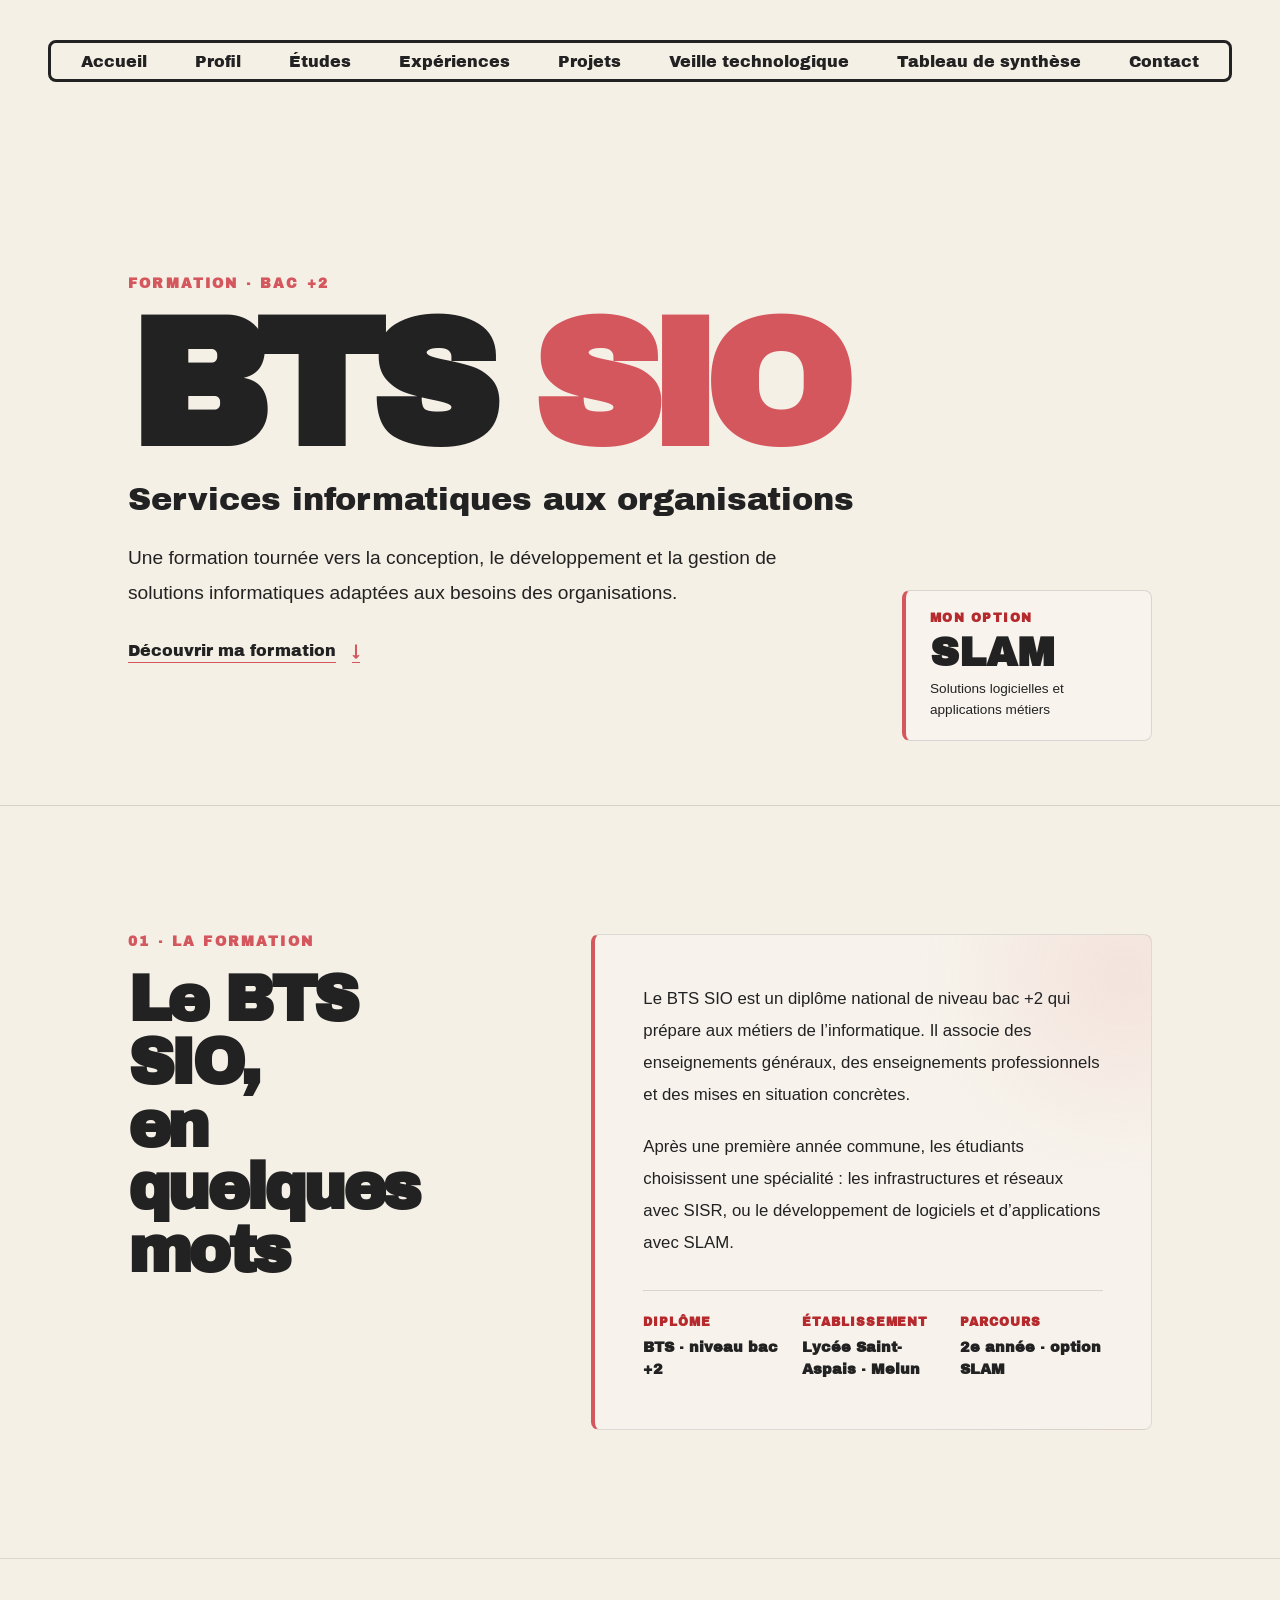
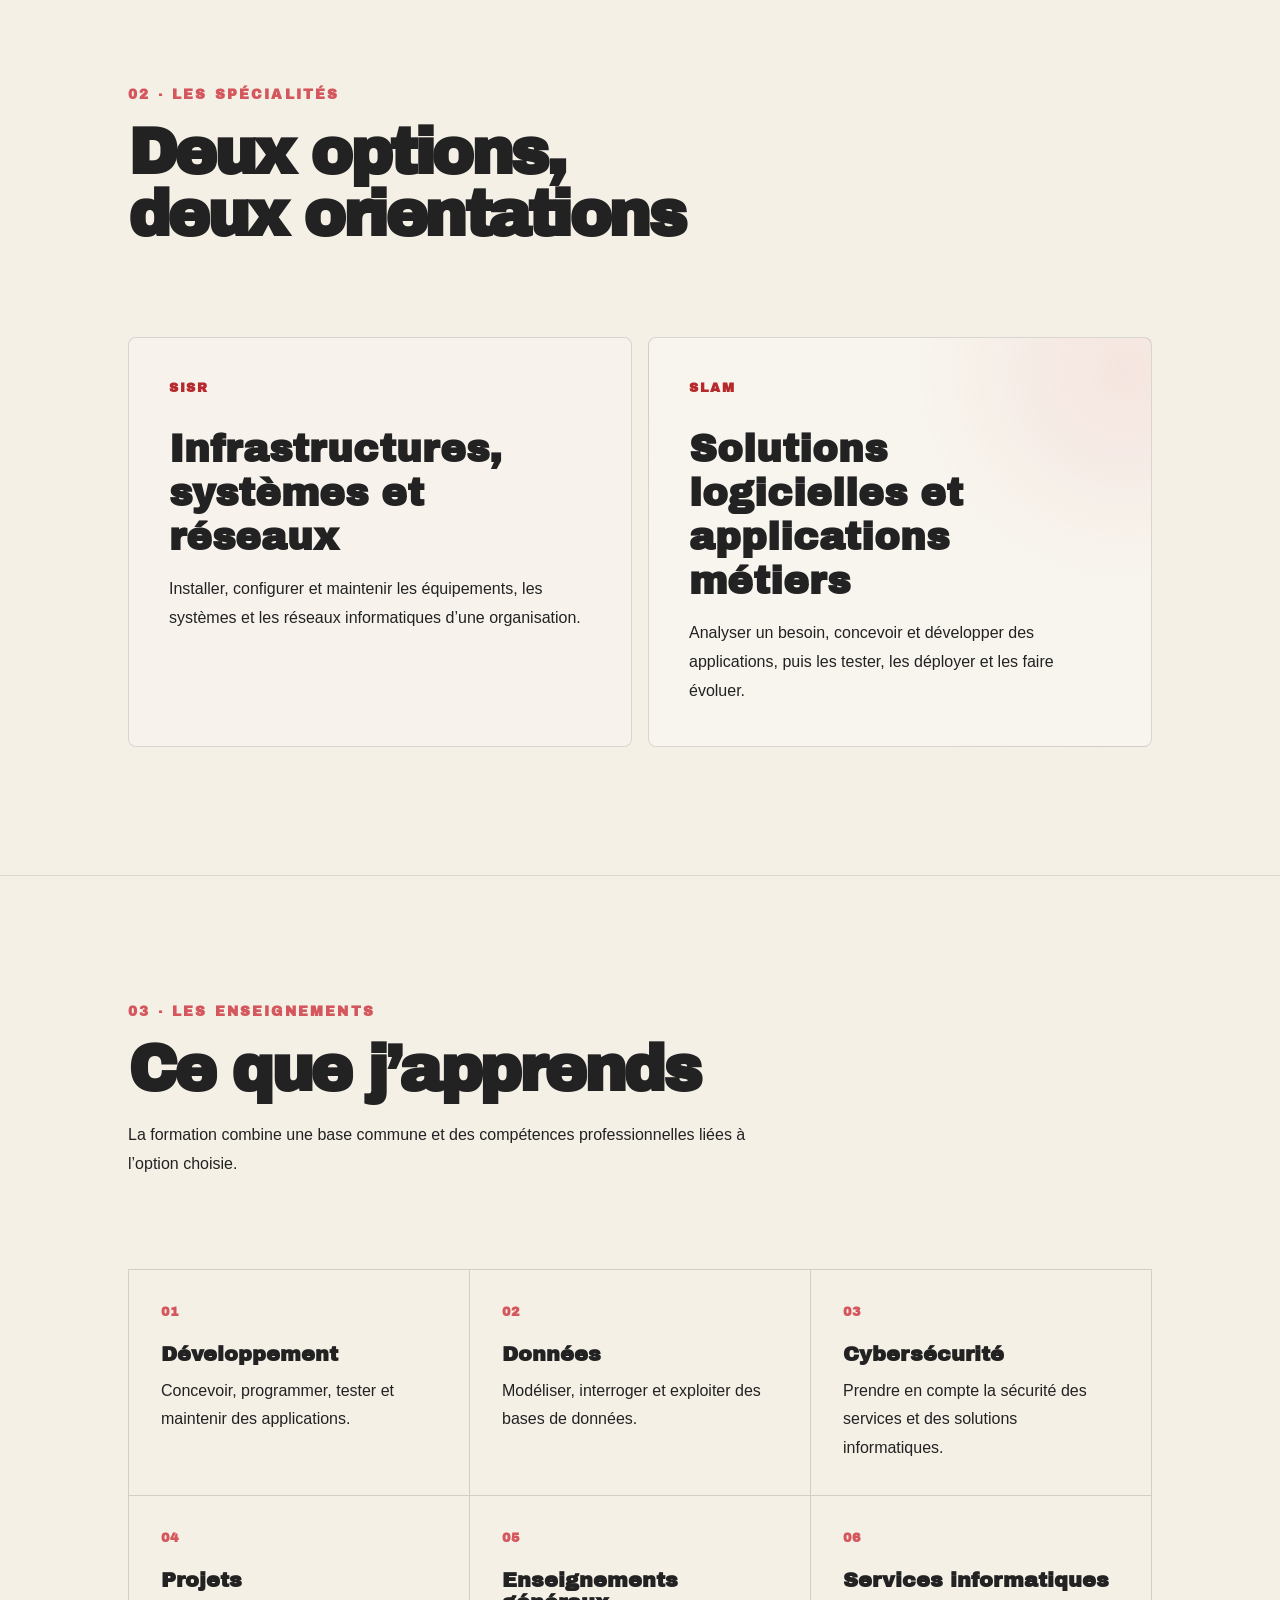
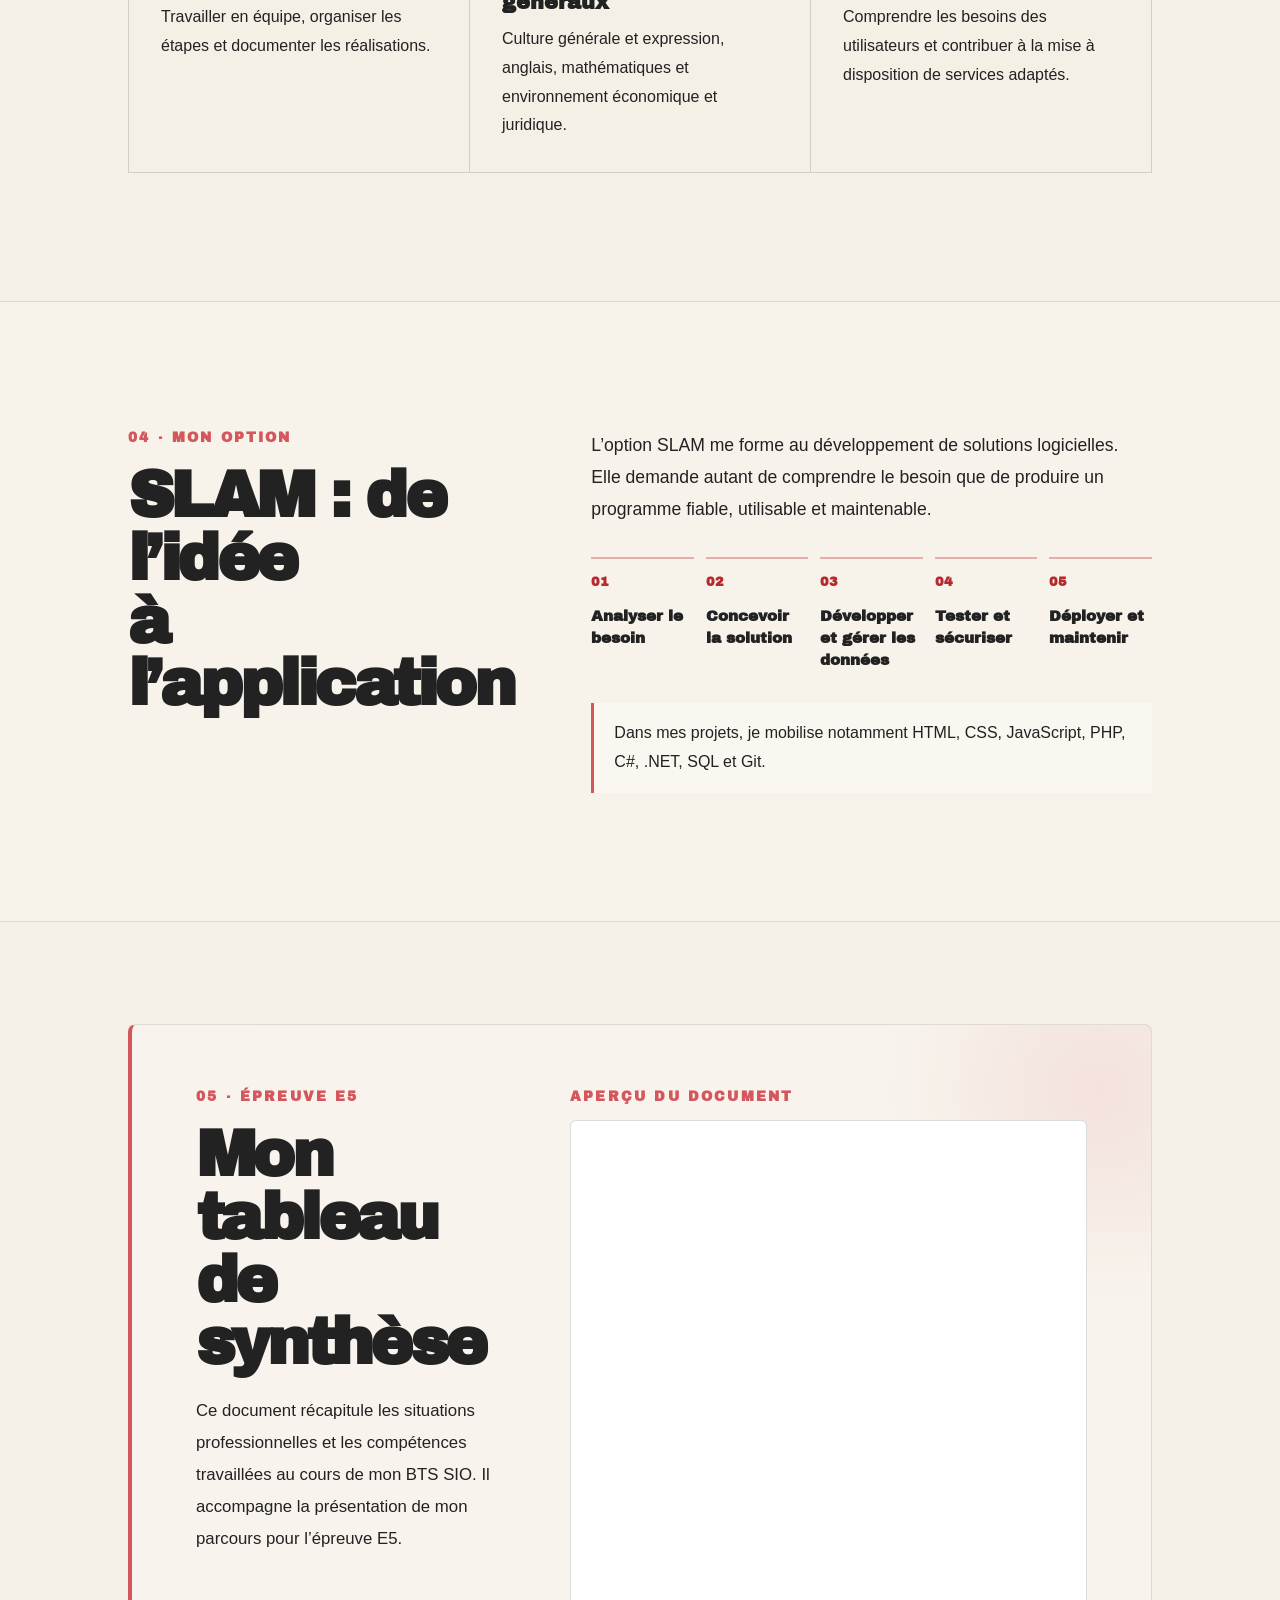
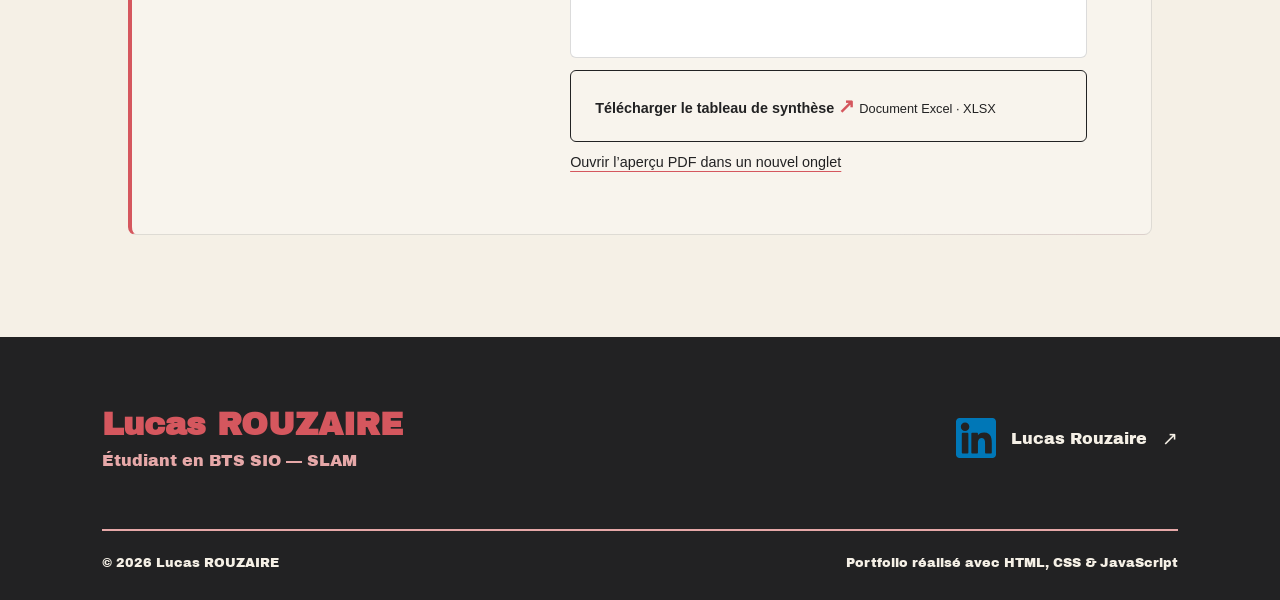
<file: onglets/etudes.html>
<!DOCTYPE html>
<html lang="fr">
    <head>
        <meta charset="utf-8">
        <meta name="viewport" content="width=device-width, initial-scale=1.0">
        <meta name="description" content="Présentation du BTS Services informatiques aux organisations et de l'option SLAM suivie par Lucas Rouzaire.">
        <link rel="stylesheet" href="style.css">
        <title>Études - BTS SIO SLAM | Lucas ROUZAIRE</title>
    </head>
    <body>
        <nav class="main-nav" aria-label="Navigation principale">
            <ul>
                <li><a href="index.html">Accueil</a></li>
                <li><a href="profil.html">Profil</a></li>
                <li><a href="etudes.html" aria-current="page">Études</a></li>
                <li><a href="experiences.html">Expériences</a></li>
                <li><a href="projets.html">Projets</a></li>
                <li><a href="veilletech.html">Veille technologique</a></li>
                <li><a href="#tableau-synthese">Tableau de synthèse</a></li>
                <li><a href="index.html#contact">Contact</a></li>
            </ul>
        </nav>

        <main class="etudes-page">
            <header class="etudes-hero">
                <p class="etudes-eyebrow">FORMATION · BAC +2</p>
                <h1>BTS <span>SIO</span></h1>
                <p class="etudes-hero-subtitle">Services informatiques aux organisations</p>
                <p class="etudes-hero-description">
                    Une formation tournée vers la conception, le développement et la gestion
                    de solutions informatiques adaptées aux besoins des organisations.
                </p>
                <a class="etudes-hero-link" href="#formation">
                    Découvrir ma formation <span aria-hidden="true">↓</span>
                </a>
                <div class="etudes-hero-option">
                    <span>Mon option</span>
                    <strong>SLAM</strong>
                    <span>Solutions logicielles et applications métiers</span>
                </div>
            </header>

            <section class="etudes-section" id="formation">
                <div class="etudes-section-heading">
                    <p class="etudes-kicker">01 · LA FORMATION</p>
                    <h2>Le BTS SIO,<br>en quelques mots</h2>
                </div>
                <div class="etudes-intro-card">
                    <p>
                        Le BTS SIO est un diplôme national de niveau bac +2 qui prépare aux
                        métiers de l’informatique. Il associe des enseignements généraux,
                        des enseignements professionnels et des mises en situation concrètes.
                    </p>
                    <p>
                        Après une première année commune, les étudiants choisissent une
                        spécialité : les infrastructures et réseaux avec SISR, ou le
                        développement de logiciels et d’applications avec SLAM.
                    </p>
                    <div class="etudes-facts" aria-label="Informations sur ma formation">
                        <div>
                            <span>Diplôme</span>
                            <strong>BTS · niveau bac +2</strong>
                        </div>
                        <div>
                            <span>Établissement</span>
                            <strong>Lycée Saint-Aspais · Melun</strong>
                        </div>
                        <div>
                            <span>Parcours</span>
                            <strong>2e année · option SLAM</strong>
                        </div>
                    </div>
                </div>
            </section>

            <section class="etudes-section etudes-options">
                <div class="etudes-section-heading">
                    <p class="etudes-kicker">02 · LES SPÉCIALITÉS</p>
                    <h2>Deux options,<br>deux orientations</h2>
                </div>
                <div class="etudes-option-grid">
                    <article class="etudes-option-card">
                        <span class="etudes-card-index">SISR</span>
                        <h3>Infrastructures, systèmes et réseaux</h3>
                        <p>
                            Installer, configurer et maintenir les équipements, les systèmes
                            et les réseaux informatiques d’une organisation.
                        </p>
                    </article>
                    <article class="etudes-option-card etudes-option-card-active">
                        <span class="etudes-card-index">SLAM</span>
                        <h3>Solutions logicielles et applications métiers</h3>
                        <p>
                            Analyser un besoin, concevoir et développer des applications,
                            puis les tester, les déployer et les faire évoluer.
                        </p>
                        <span class="etudes-option-tag" aria-hidden="true">MON OPTION</span>
                    </article>
                </div>
            </section>

            <section class="etudes-section etudes-programme">
                <div class="etudes-section-heading">
                    <p class="etudes-kicker">03 · LES ENSEIGNEMENTS</p>
                    <h2>Ce que j’apprends</h2>
                    <p class="etudes-section-lead">
                        La formation combine une base commune et des compétences
                        professionnelles liées à l’option choisie.
                    </p>
                </div>
                <div class="etudes-learning-grid">
                    <article>
                        <span>01</span>
                        <h3>Développement</h3>
                        <p>Concevoir, programmer, tester et maintenir des applications.</p>
                    </article>
                    <article>
                        <span>02</span>
                        <h3>Données</h3>
                        <p>Modéliser, interroger et exploiter des bases de données.</p>
                    </article>
                    <article>
                        <span>03</span>
                        <h3>Cybersécurité</h3>
                        <p>Prendre en compte la sécurité des services et des solutions informatiques.</p>
                    </article>
                    <article>
                        <span>04</span>
                        <h3>Projets</h3>
                        <p>Travailler en équipe, organiser les étapes et documenter les réalisations.</p>
                    </article>
                    <article>
                        <span>05</span>
                        <h3>Enseignements généraux</h3>
                        <p>Culture générale et expression, anglais, mathématiques et environnement économique et juridique.</p>
                    </article>
                    <article>
                        <span>06</span>
                        <h3>Services informatiques</h3>
                        <p>Comprendre les besoins des utilisateurs et contribuer à la mise à disposition de services adaptés.</p>
                    </article>
                </div>
            </section>

            <section class="etudes-section etudes-slam">
                <div class="etudes-section-heading">
                    <p class="etudes-kicker">04 · MON OPTION</p>
                    <h2>SLAM : de l’idée<br>à l’application</h2>
                </div>
                <div class="etudes-slam-content">
                    <p class="etudes-slam-intro">
                        L’option SLAM me forme au développement de solutions logicielles.
                        Elle demande autant de comprendre le besoin que de produire un
                        programme fiable, utilisable et maintenable.
                    </p>
                    <ol class="etudes-process">
                        <li><span>01</span><strong>Analyser le besoin</strong></li>
                        <li><span>02</span><strong>Concevoir la solution</strong></li>
                        <li><span>03</span><strong>Développer et gérer les données</strong></li>
                        <li><span>04</span><strong>Tester et sécuriser</strong></li>
                        <li><span>05</span><strong>Déployer et maintenir</strong></li>
                    </ol>
                    <p class="etudes-tools">
                        Dans mes projets, je mobilise notamment HTML, CSS, JavaScript,
                        PHP, C#, .NET, SQL et Git.
                    </p>
                </div>
            </section>

            <section class="etudes-synthesis" id="tableau-synthese">
                <div>
                    <p class="etudes-kicker">05 · ÉPREUVE E5</p>
                    <h2>Mon tableau<br>de synthèse</h2>
                    <p>
                        Ce document récapitule les situations professionnelles et les
                        compétences travaillées au cours de mon BTS SIO. Il accompagne
                        la présentation de mon parcours pour l’épreuve E5.
                    </p>
                </div>
                <div class="etudes-synthesis-preview">
                    <p class="etudes-kicker">APERÇU DU DOCUMENT</p>
                    <iframe
                        src="documents/tableau-synthese-bts-sio-2027.pdf#view=FitH"
                        title="Aperçu du tableau de synthèse de l’épreuve E5"
                        loading="lazy"
                    ></iframe>
                    <a
                        class="etudes-download"
                        href="documents/tableau-synthese-bts-sio-2027.xlsx"
                        download="Tableau-de-synthese-BTS-SIO-2027-Lucas-Rouzaire.xlsx"
                    >
                        Télécharger le tableau de synthèse
                        <span aria-hidden="true">↗</span>
                        <small>Document Excel · XLSX</small>
                    </a>
                    <a
                        href="documents/tableau-synthese-bts-sio-2027.pdf"
                        target="_blank"
                        rel="noopener noreferrer"
                    >
                        Ouvrir l’aperçu PDF dans un nouvel onglet
                    </a>
                </div>
            </section>
        </main>

        <footer class="footer">
            <div class="footer-content">
                <div class="footer-top">
                    <div class="footer-identity">
                        <h3>Lucas ROUZAIRE</h3>
                        <p>Étudiant en BTS SIO — SLAM</p>
                    </div>
                    <a
                        href="https://www.linkedin.com/in/lucas-rouzaire-717898334/"
                        target="_blank"
                        rel="noopener noreferrer"
                        class="linkedin-link"
                    >
                        <img src="../images/linkedin-svgrepo-com.svg" alt="Logo LinkedIn">
                        <span>Lucas Rouzaire</span>
                        <span class="linkedin-arrow" aria-hidden="true">↗</span>
                    </a>
                </div>
                <div class="footer-bottom">
                    <p>© 2026 Lucas ROUZAIRE</p>
                    <p>Portfolio réalisé avec HTML, CSS &amp; JavaScript</p>
                </div>
            </div>
        </footer>
    </body>
</html>
</file>
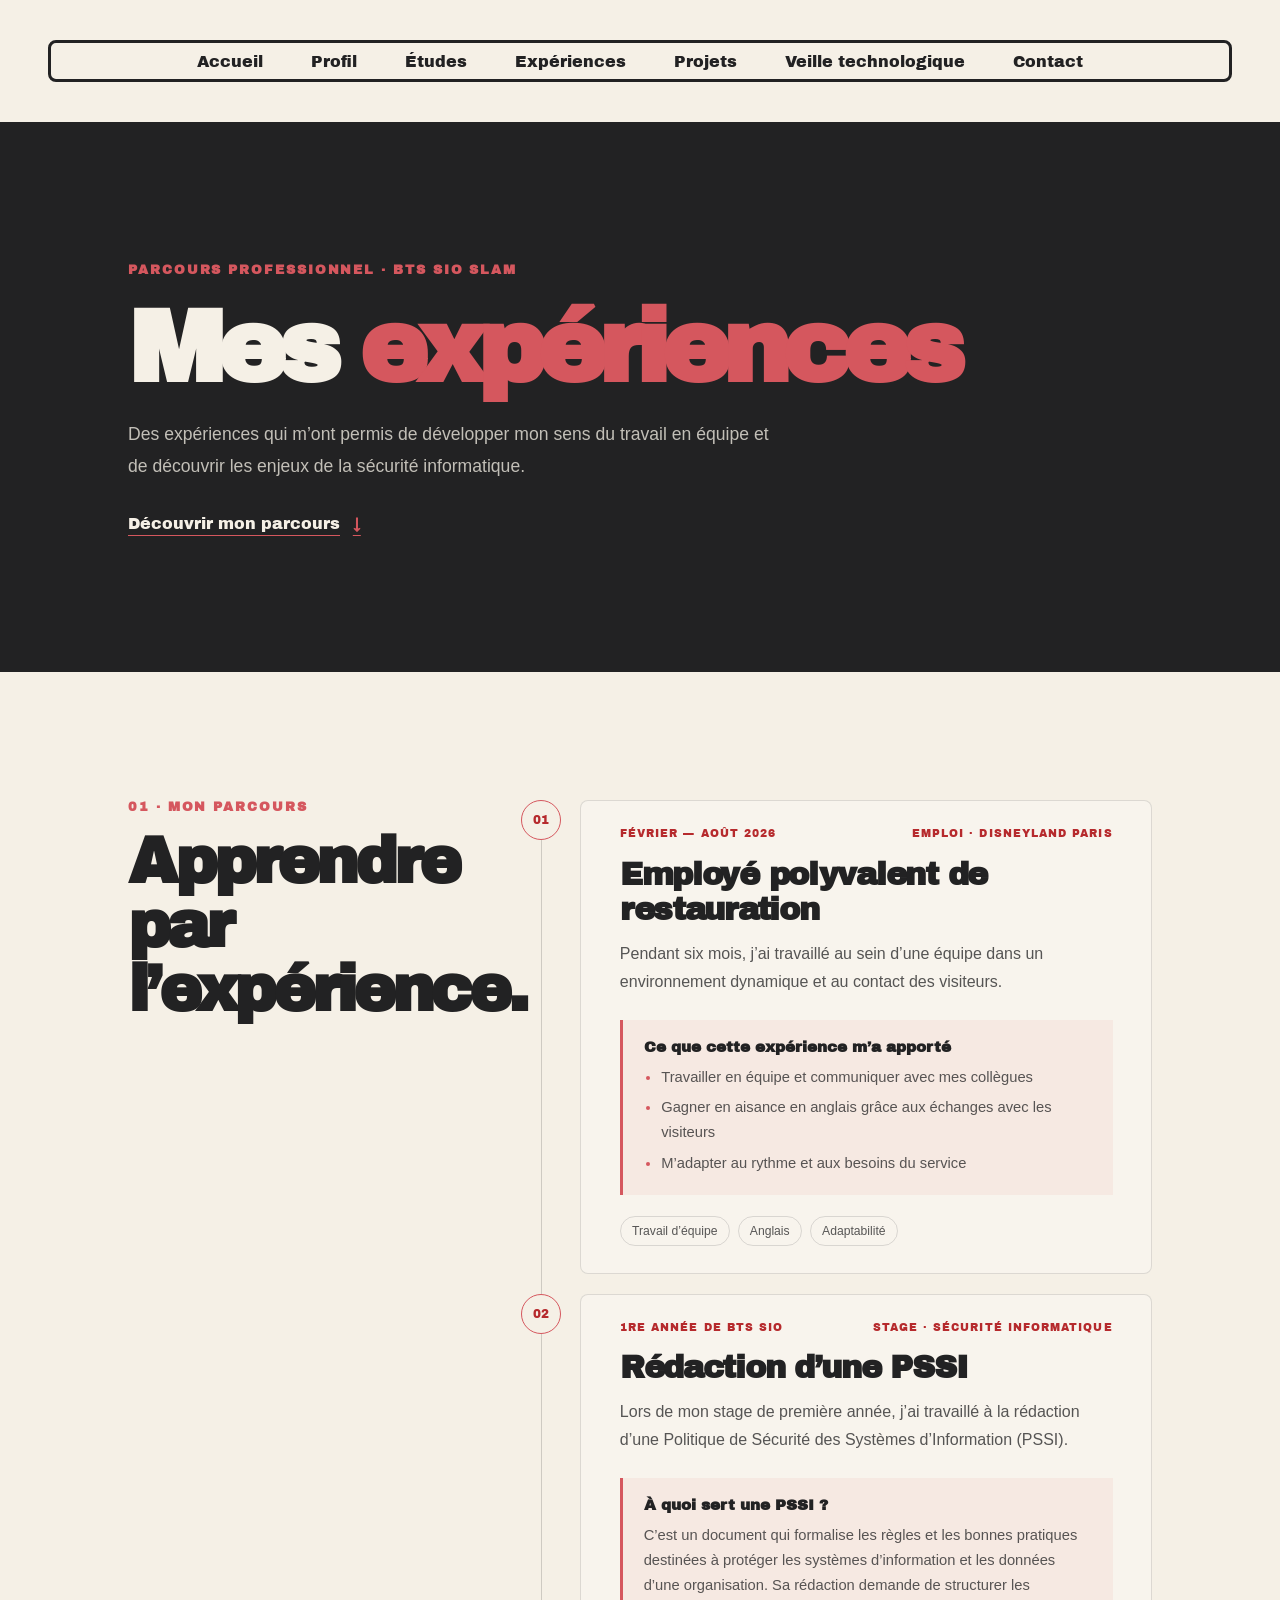
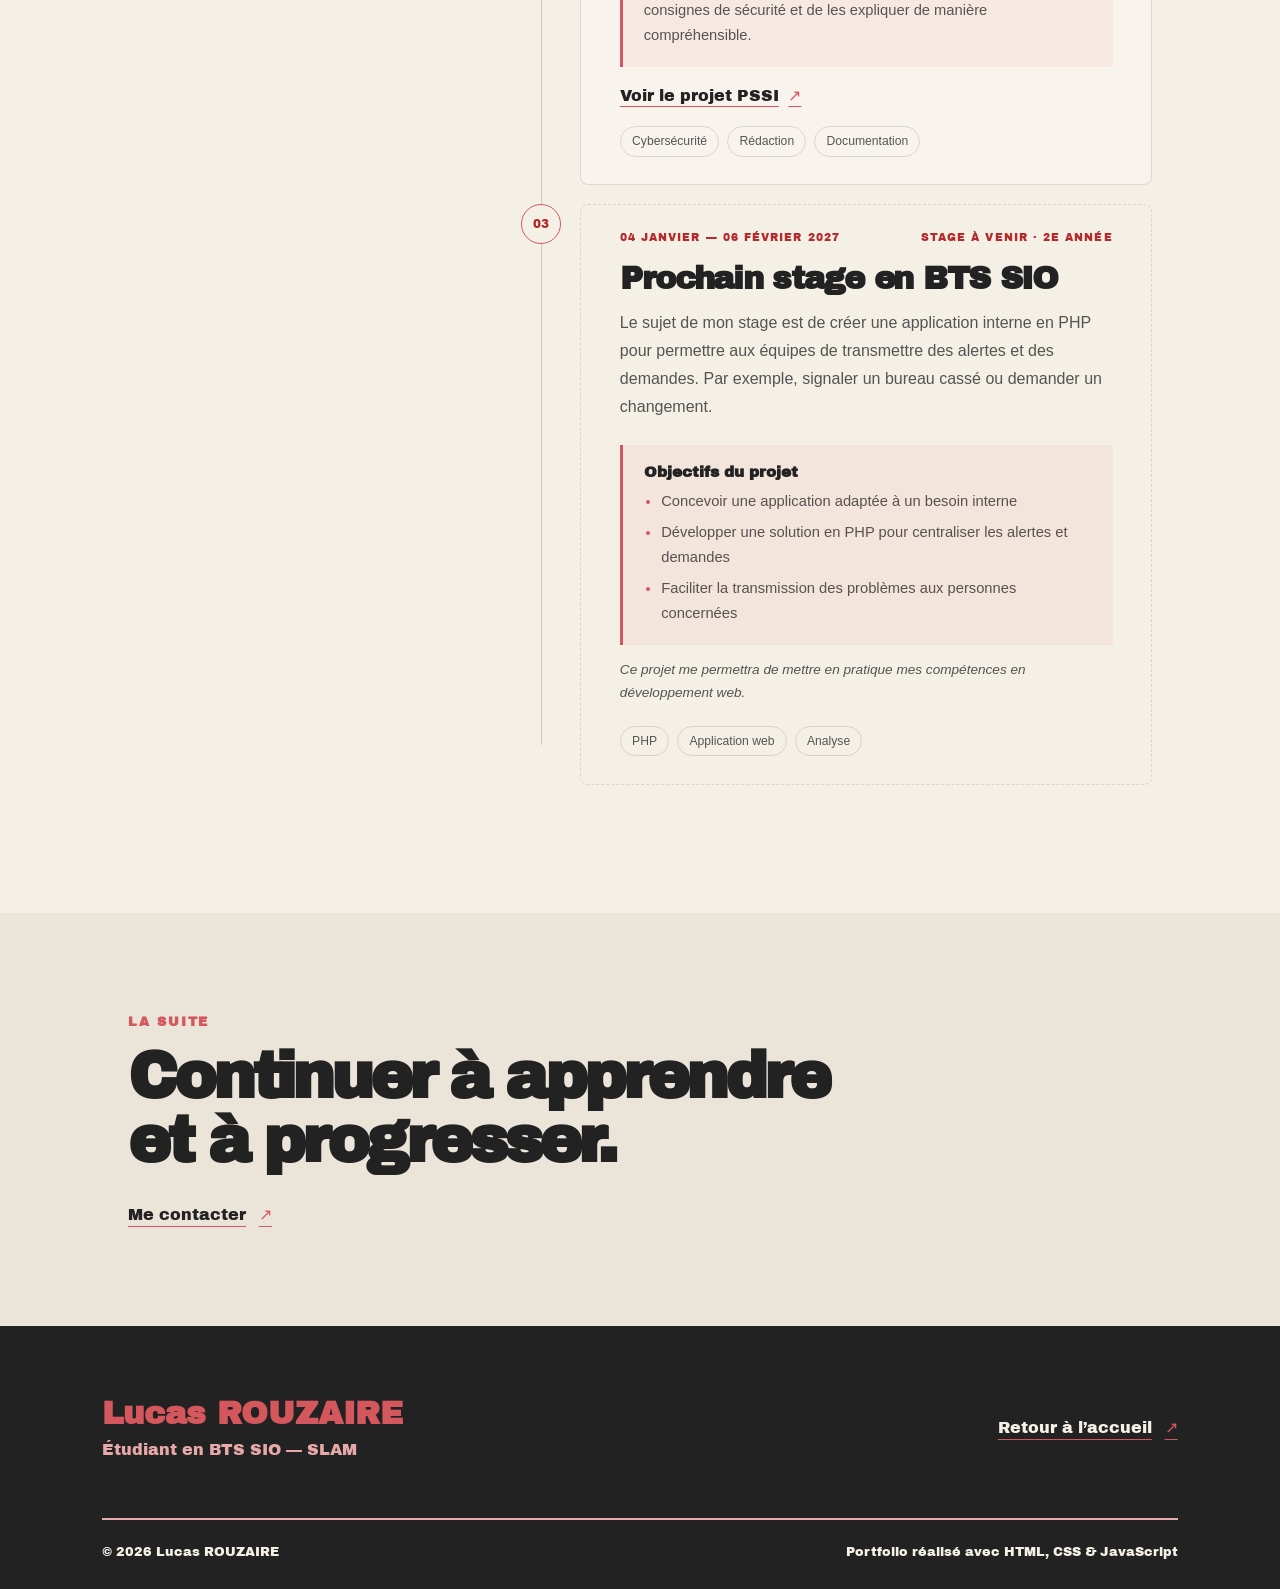
<file: onglets/experiences.html>
<!DOCTYPE html>
<html lang="fr">
    <head>
        <meta charset="utf-8">
        <meta name="viewport" content="width=device-width, initial-scale=1.0">
        <meta name="description" content="Les expériences professionnelles de Lucas Rouzaire : Disneyland Paris, stage de première année et stage de deuxième année en BTS SIO.">
        <link rel="stylesheet" href="style.css">
        <title>Expériences professionnelles | Lucas ROUZAIRE</title>
    </head>
    <body>
        <nav class="main-nav" aria-label="Navigation principale">
            <ul>
                <li><a href="index.html">Accueil</a></li>
                <li><a href="profil.html">Profil</a></li>
                <li><a href="etudes.html">Études</a></li>
                <li><a href="experiences.html" aria-current="page">Expériences</a></li>
                <li><a href="Projets.html">Projets</a></li>
                <li><a href="veilletech.html">Veille technologique</a></li>
                <li><a href="index.html#contact">Contact</a></li>
            </ul>
        </nav>

        <main class="experiences-page">
            <header class="experiences-hero">
                <p class="experiences-eyebrow">PARCOURS PROFESSIONNEL · BTS SIO SLAM</p>
                <h1>Mes <span>expériences</span></h1>
                <p>
                    Des expériences qui m’ont permis de développer mon sens du travail
                    en équipe et de découvrir les enjeux de la sécurité informatique.
                </p>
                <a href="#parcours-experiences">Découvrir mon parcours <span aria-hidden="true">↓</span></a>
            </header>

            <section class="experiences-timeline" id="parcours-experiences" aria-labelledby="experiences-title">
                <div class="experiences-heading">
                    <p class="experiences-kicker">01 · MON PARCOURS</p>
                    <h2 id="experiences-title">Apprendre par<br>l’expérience.</h2>
                </div>

                <div class="experiences-list">
                    <article class="experience-card">
                        <div class="experience-marker" aria-hidden="true">
                            <span>01</span>
                        </div>
                        <div class="experience-content">
                            <div class="experience-meta">
                                <span>FÉVRIER — AOÛT 2026</span>
                                <span>EMPLOI · DISNEYLAND PARIS</span>
                            </div>
                            <h3>Employé polyvalent de restauration</h3>
                            <p>
                                Pendant six mois, j’ai travaillé au sein d’une équipe dans un
                                environnement dynamique et au contact des visiteurs.
                            </p>
                            <div class="experience-learning">
                                <h4>Ce que cette expérience m’a apporté</h4>
                                <ul>
                                    <li>Travailler en équipe et communiquer avec mes collègues</li>
                                    <li>Gagner en aisance en anglais grâce aux échanges avec les visiteurs</li>
                                    <li>M’adapter au rythme et aux besoins du service</li>
                                </ul>
                            </div>
                            <div class="experience-tags" aria-label="Compétences développées">
                                <span>Travail d’équipe</span>
                                <span>Anglais</span>
                                <span>Adaptabilité</span>
                            </div>
                        </div>
                    </article>

                    <article class="experience-card">
                        <div class="experience-marker" aria-hidden="true">
                            <span>02</span>
                        </div>
                        <div class="experience-content">
                            <div class="experience-meta">
                                <span>1RE ANNÉE DE BTS SIO</span>
                                <span>STAGE · SÉCURITÉ INFORMATIQUE</span>
                            </div>
                            <h3>Rédaction d’une PSSI</h3>
                            <p>
                                Lors de mon stage de première année, j’ai travaillé à la rédaction
                                d’une Politique de Sécurité des Systèmes d’Information (PSSI).
                            </p>
                            <div class="experience-learning">
                                <h4>À quoi sert une PSSI ?</h4>
                                <p>
                                    C’est un document qui formalise les règles et les bonnes
                                    pratiques destinées à protéger les systèmes d’information
                                    et les données d’une organisation. Sa rédaction demande de
                                    structurer les consignes de sécurité et de les expliquer de
                                    manière compréhensible.
                                </p>
                            </div>
                            <a class="experience-project-link" href="Projets.html">
                                Voir le projet PSSI <span aria-hidden="true">↗</span>
                            </a>
                            <div class="experience-tags" aria-label="Compétences mobilisées">
                                <span>Cybersécurité</span>
                                <span>Rédaction</span>
                                <span>Documentation</span>
                            </div>
                        </div>
                    </article>

                    <article class="experience-card experience-card-upcoming">
                        <div class="experience-marker" aria-hidden="true">
                            <span>03</span>
                        </div>
                        <div class="experience-content">
                            <div class="experience-meta">
                                <span>04 JANVIER — 06 FÉVRIER 2027</span>
                                <span>STAGE À VENIR · 2E ANNÉE</span>
                            </div>
                            <h3>Prochain stage en BTS SIO</h3>
                            <p>
                                Le sujet de mon stage est de créer une application interne en PHP
                                pour permettre aux équipes de transmettre des alertes et des demandes.
                                Par exemple, signaler un bureau cassé ou demander un changement.
                            </p>
                            <div class="experience-learning">
                                <h4>Objectifs du projet</h4>
                                <ul>
                                    <li>Concevoir une application adaptée à un besoin interne</li>
                                    <li>Développer une solution en PHP pour centraliser les alertes et demandes</li>
                                    <li>Faciliter la transmission des problèmes aux personnes concernées</li>
                                </ul>
                            </div>
                            <p class="experience-upcoming-note">
                                Ce projet me permettra de mettre en pratique mes compétences en développement web.
                            </p>
                            <div class="experience-tags" aria-label="Compétences à mettre en pratique">
                                <span>PHP</span>
                                <span>Application web</span>
                                <span>Analyse</span>
                            </div>
                        </div>
                    </article>
                </div>
            </section>

            <section class="experiences-outro">
                <p class="experiences-kicker">LA SUITE</p>
                <h2>Continuer à apprendre<br>et à progresser.</h2>
                <a href="index.html#contact">Me contacter <span aria-hidden="true">↗</span></a>
            </section>
        </main>

        <footer class="footer">
            <div class="footer-content">
                <div class="footer-top">
                    <div class="footer-identity">
                        <h3>Lucas ROUZAIRE</h3>
                        <p>Étudiant en BTS SIO — SLAM</p>
                    </div>
                    <a href="index.html" class="veille-back-link">Retour à l’accueil <span aria-hidden="true">↗</span></a>
                </div>
                <div class="footer-bottom">
                    <p>© 2026 Lucas ROUZAIRE</p>
                    <p>Portfolio réalisé avec HTML, CSS &amp; JavaScript</p>
                </div>
            </div>
        </footer>
    </body>
</html>
</file>
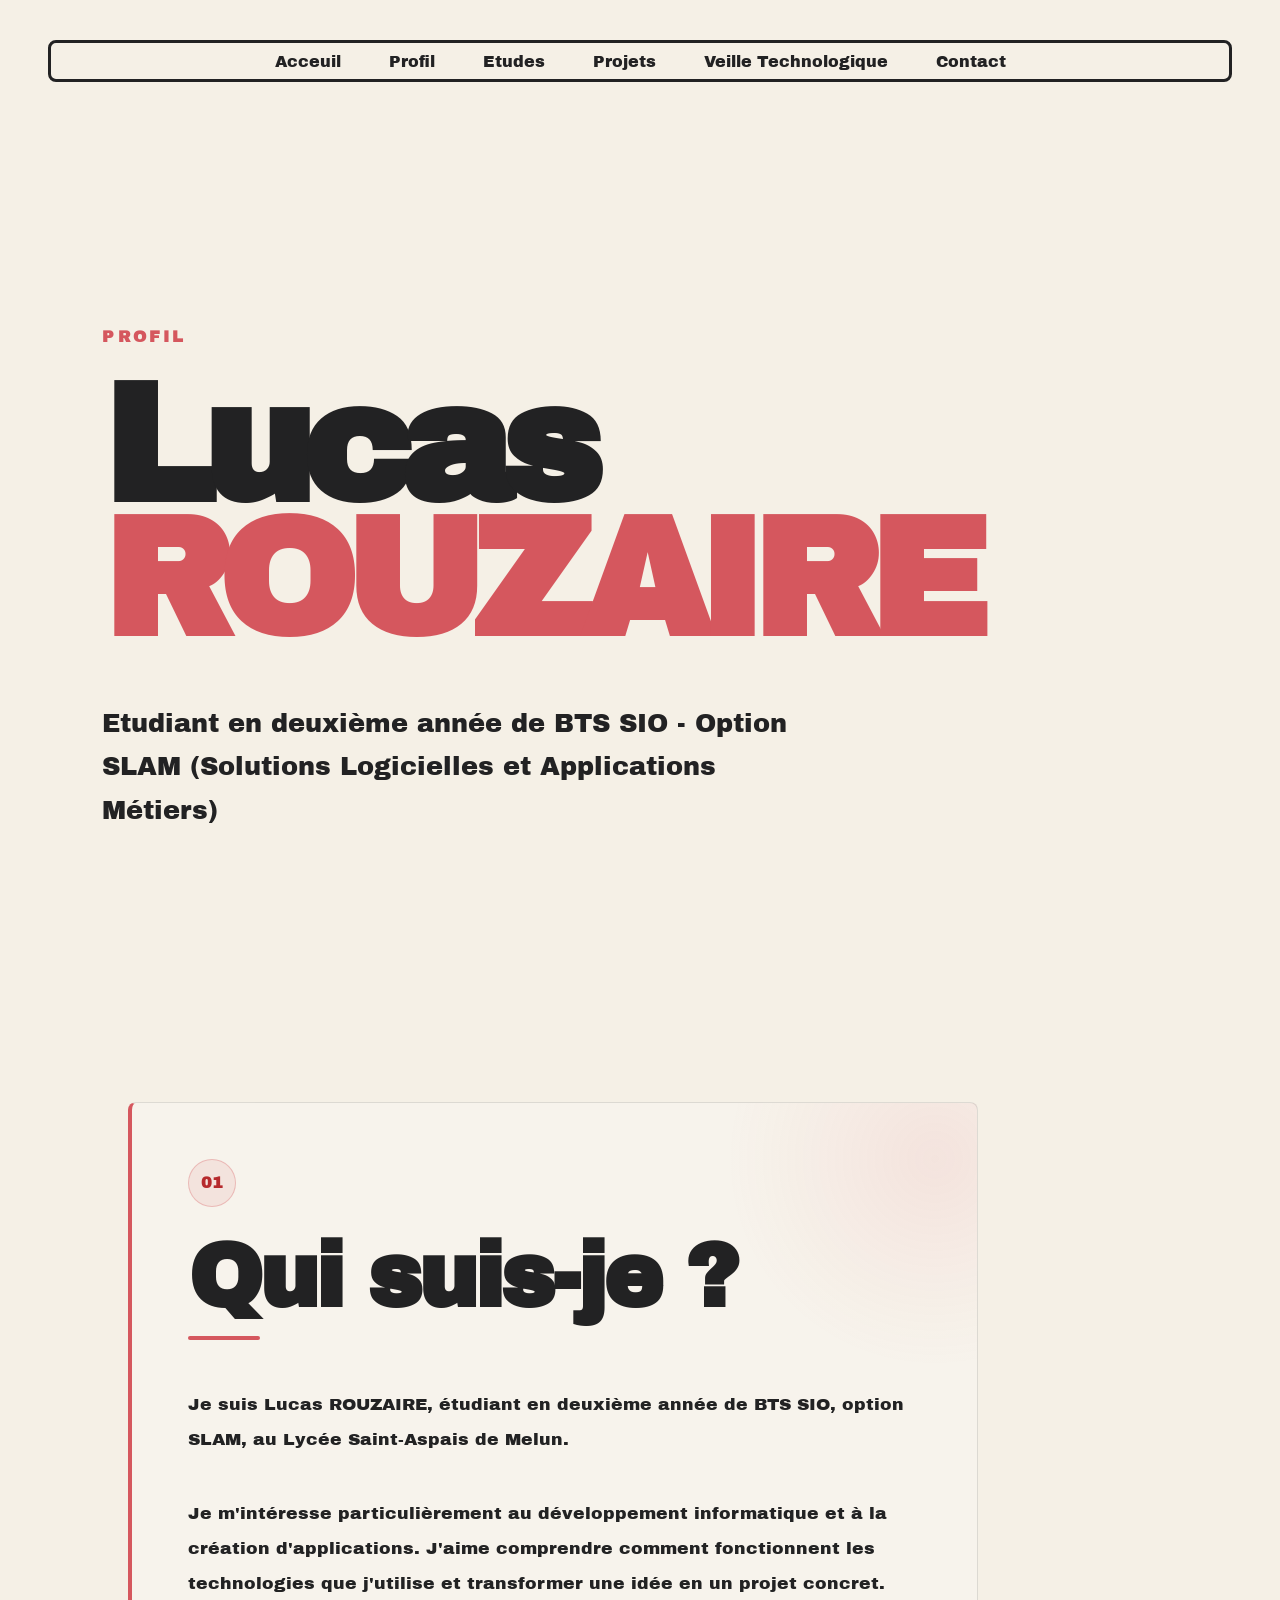
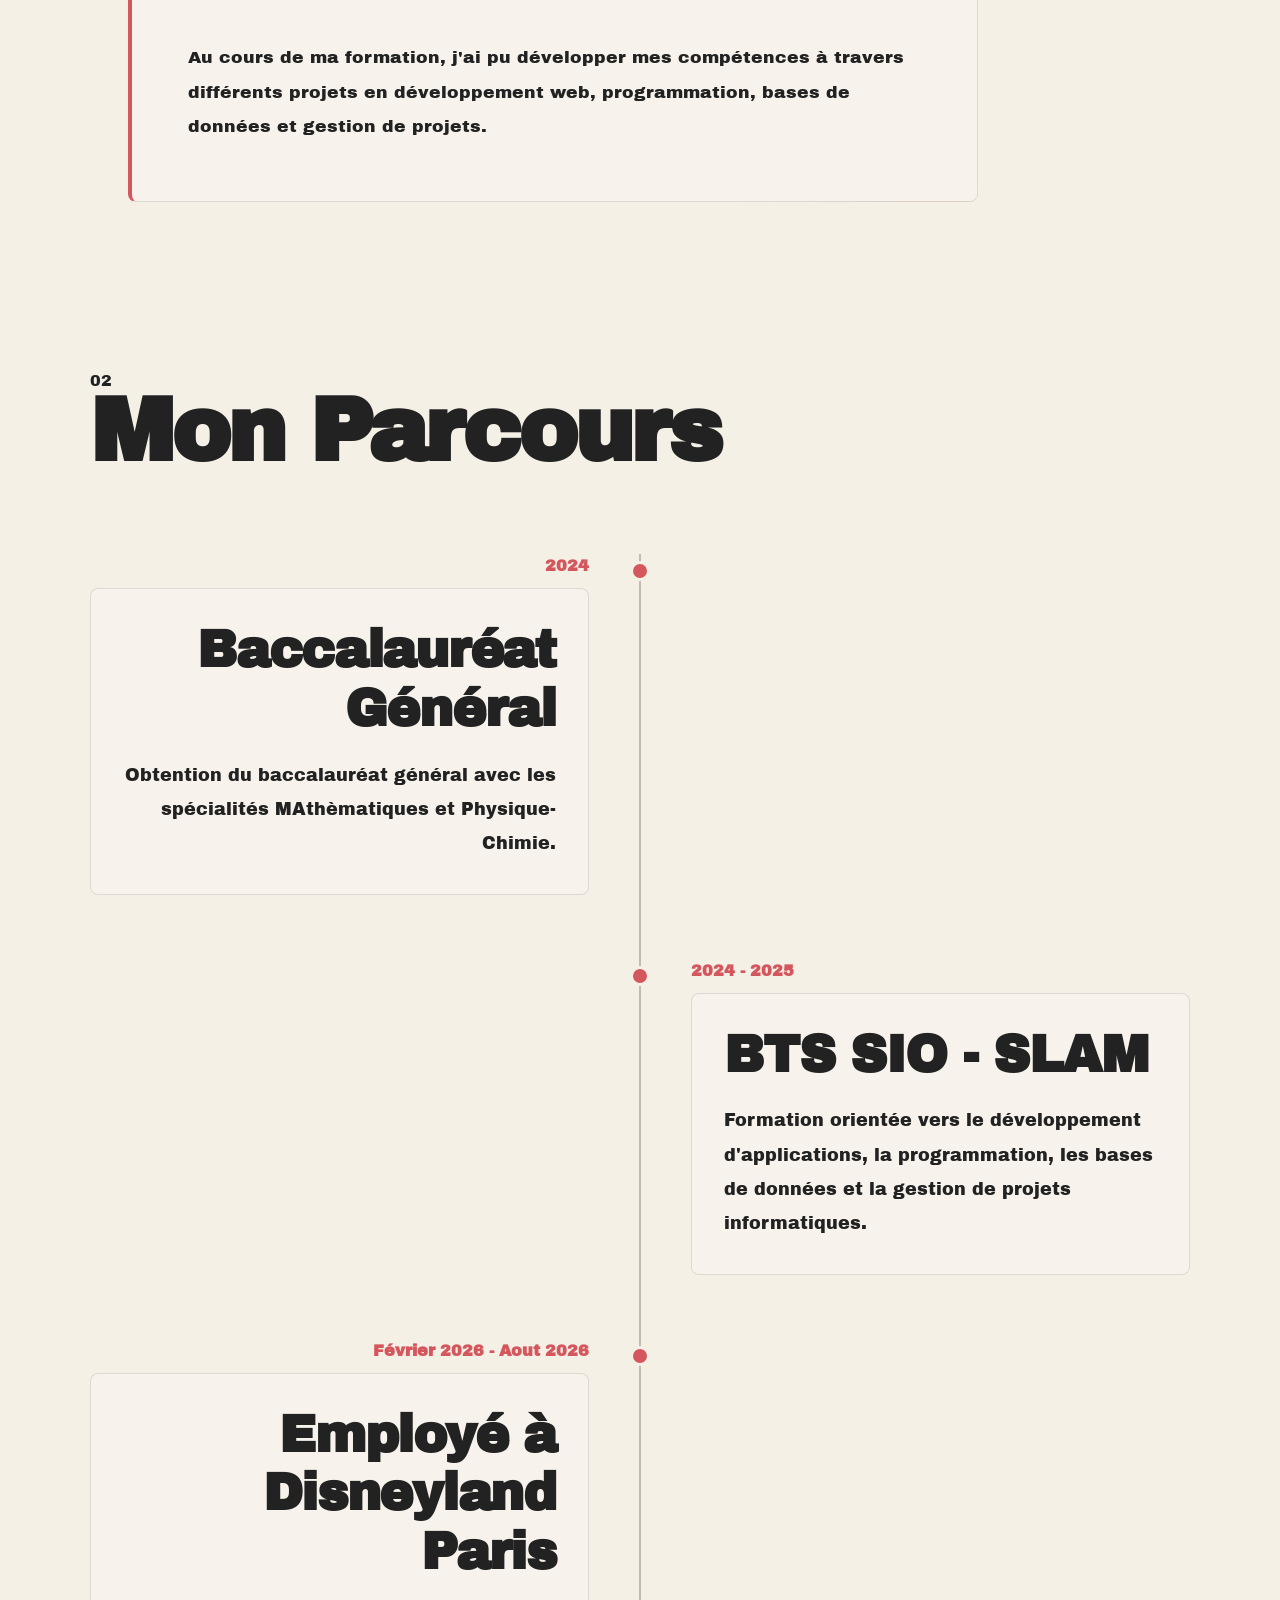
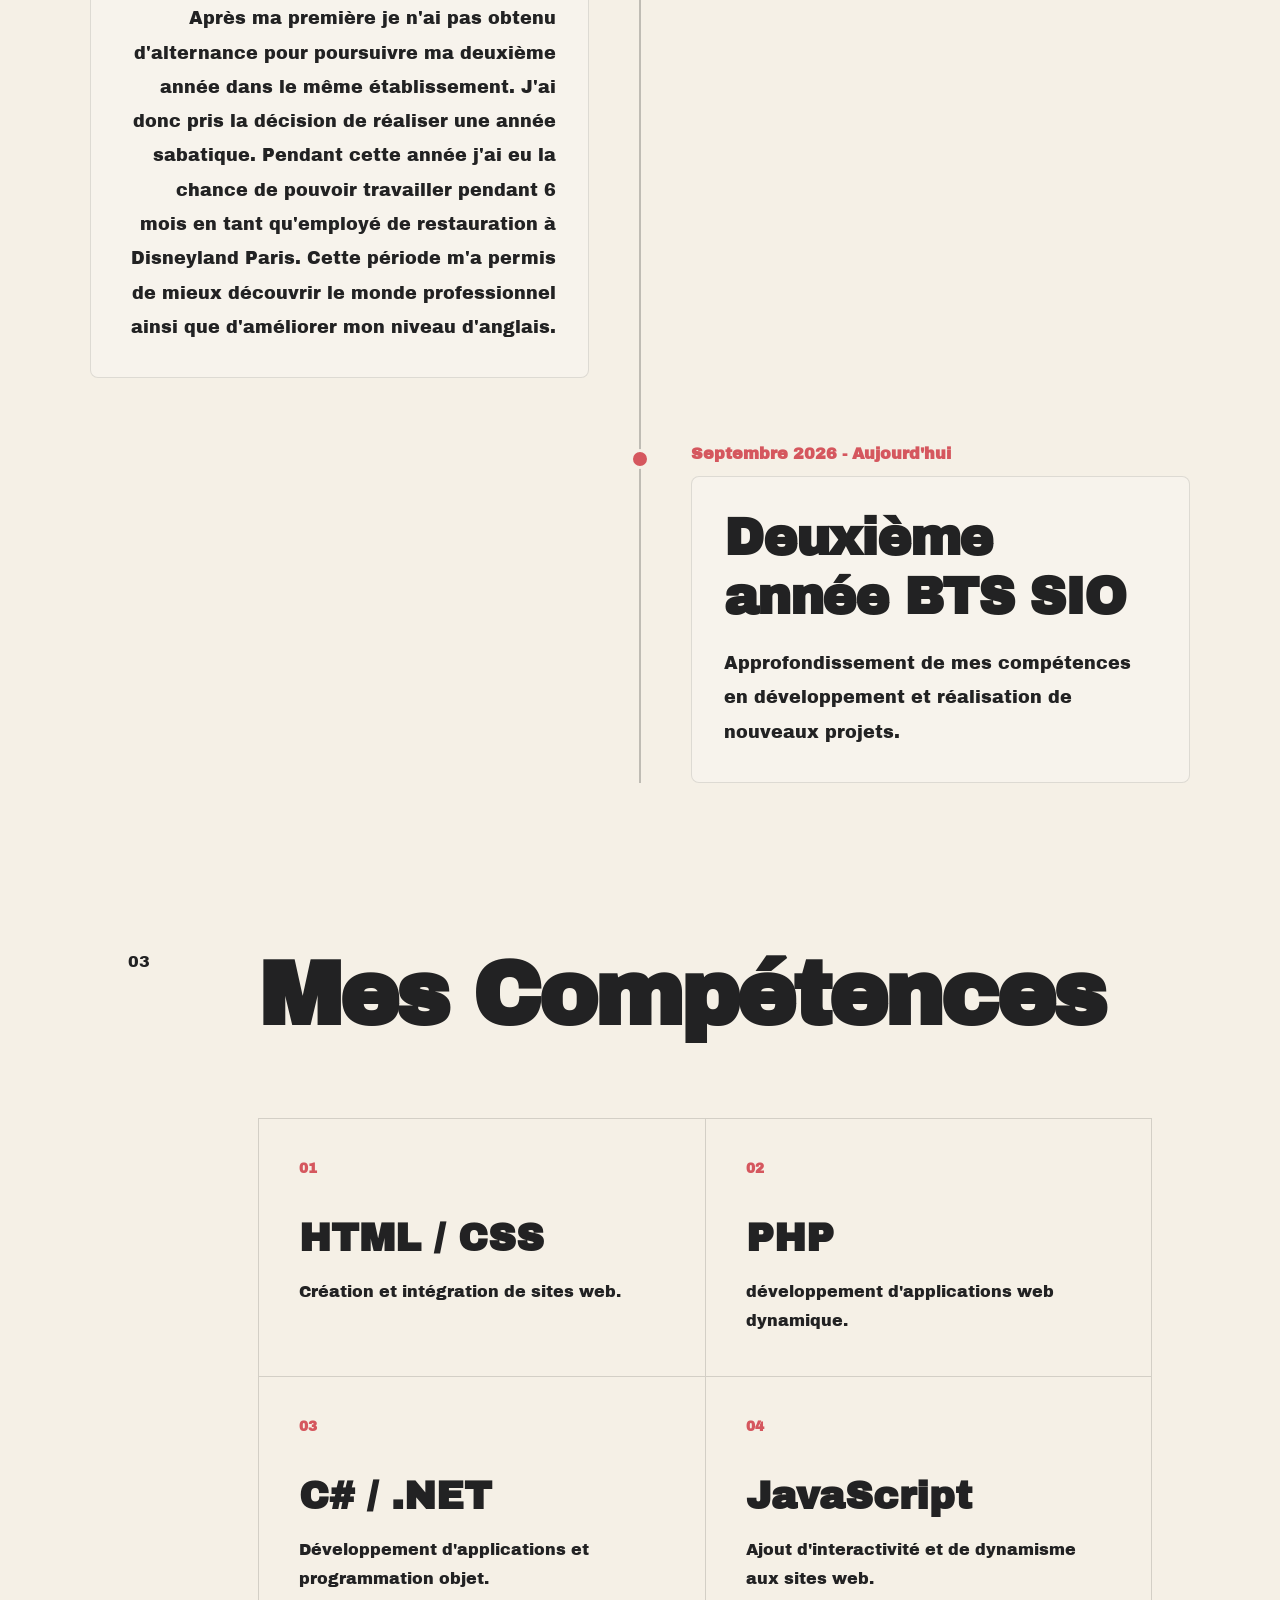
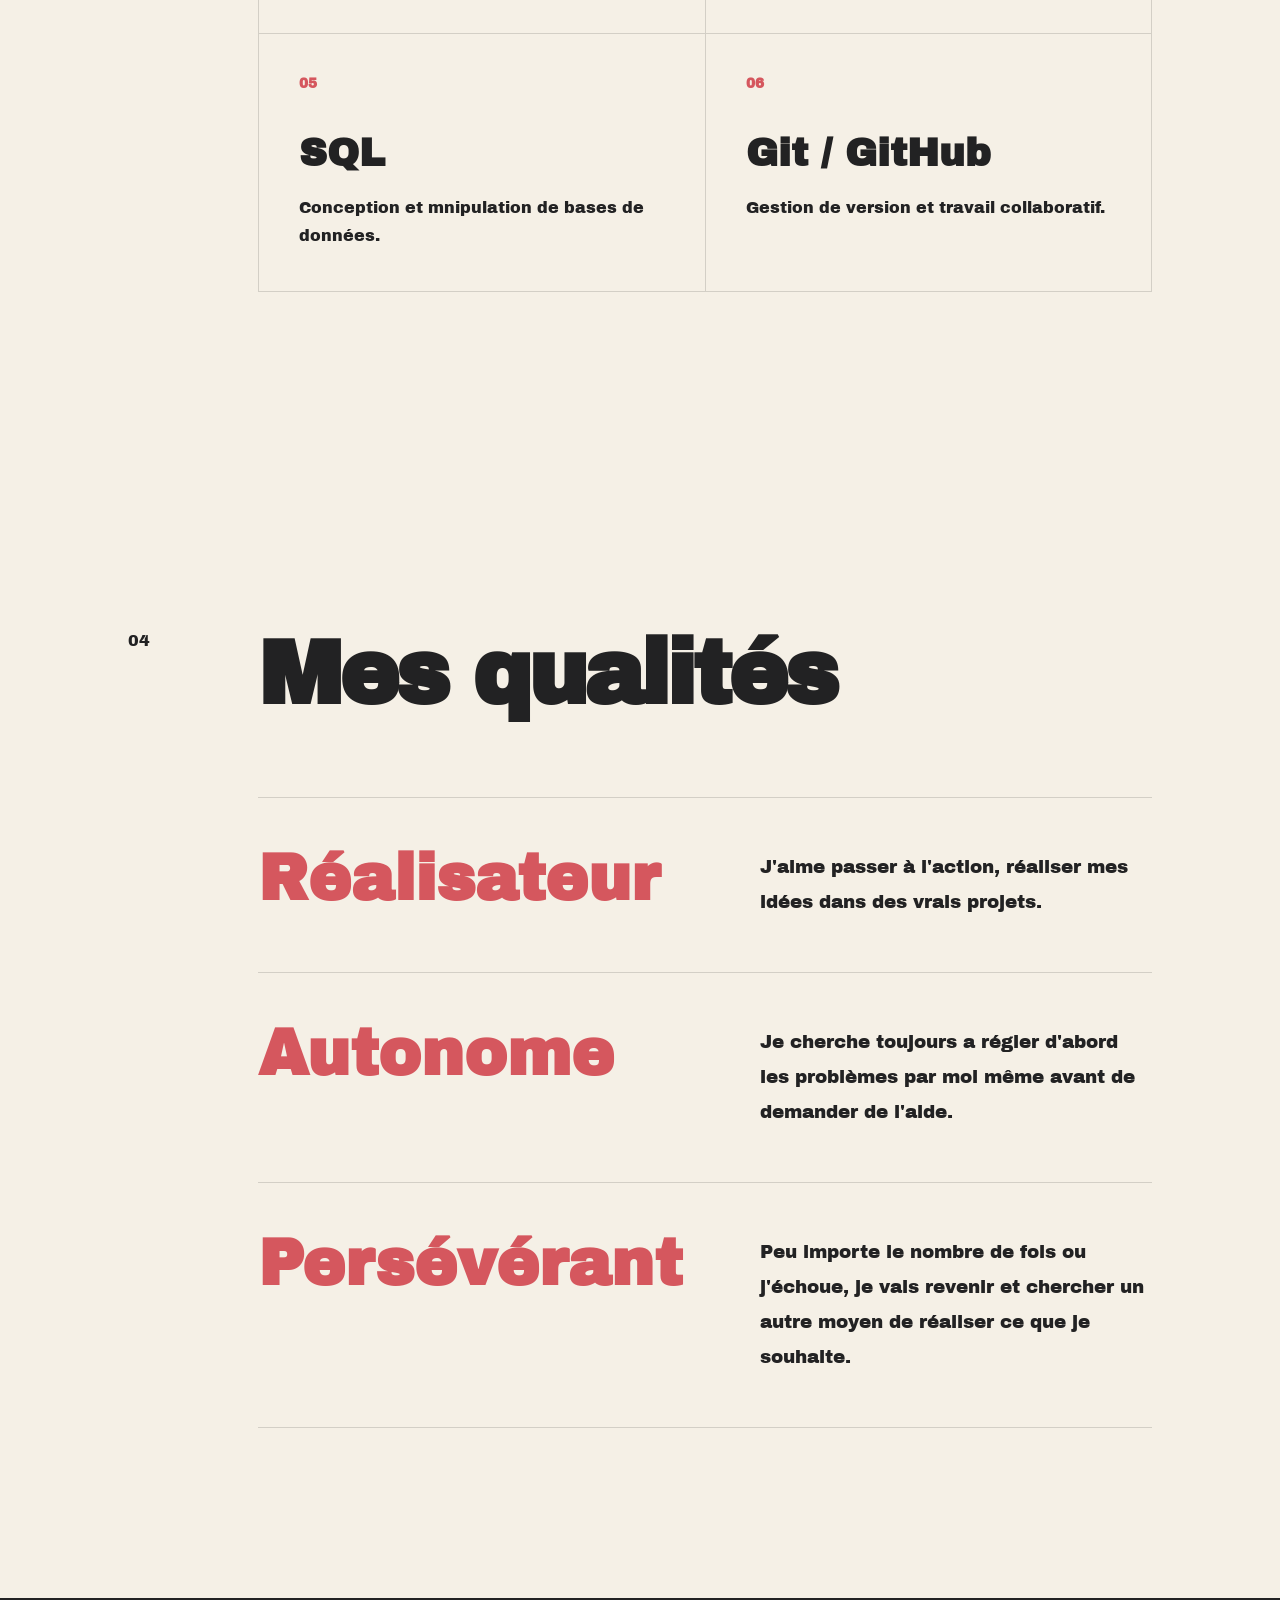
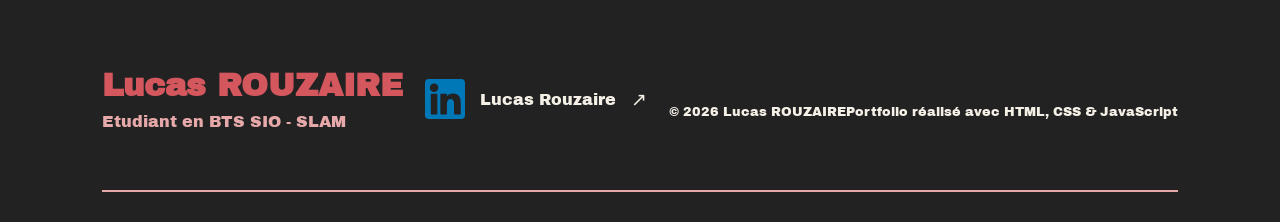
<file: onglets/profil.html>
<!DOCTYPE html>
<html lang="fr">
    <head>
        <meta charset="utf-8">
        <meta name="viewport" content="width=device-width, initial-scale=1.0">

        <link rel="stylesheet" href="style.css">
        <title>Profil - Lucas ROUZAIRE</title>
    </head>
    <body>
        <!--Navigation-->
        <nav class="main-nav">
            <ul>
                <li><a href="index.html">Acceuil</a></li>
                <li><a href="profil.html">Profil</a></li>
                <li><a href="etudes.html">Etudes</a></li>
                <li><a href="Projets.html">Projets</a></li>
                <li><a href="veilletech.html">Veille Technologique</a></li>
                <li><a href="index.html#contact">Contact</a></li>
            </ul>
        </nav>

        <!--En tete du profil-->
        <main class="profil-page">
            <section class="profil-hero">
                <div class="profil-hero-content">
                    <p class="profil-label">PROFIL</p>
                    <h1>
                        Lucas<br>
                        <span>ROUZAIRE</span>
                    </h1>
                    <p class="profil-status">
                        Etudiant en deuxième année de BTS SIO - Option SLAM (Solutions Logicielles et Applications Métiers)
                    </p>

                </div>
            </section>
            <!--Qui suis-je ?--> 
            <section class="profil-section profil-intro-section">
                <div class="profil-section-content profil-introduction">
                    <p class="profil-intro-number">01</p>
                    <h2>Qui suis-je ?</h2>
                    <p>
                        Je suis Lucas ROUZAIRE, étudiant en deuxième année de BTS SIO, option SLAM, au Lycée Saint-Aspais de Melun.
                    </p>

                    <p>
                        Je m'intéresse particulièrement au développement informatique et à la création d'applications. J'aime comprendre comment fonctionnent les technologies que j'utilise et transformer une idée en un projet concret.
                    </p>

                    <p>
                        Au cours de ma formation, j'ai pu développer mes compétences à travers différents projets en développement web, programmation, bases de données et gestion de projets.
                    </p>

                </div>
            </section>
            <!--Parcours-->
            <section class="profil profil-section-alt">
                <div class="profil-section-content">
                    <p class="profil-parcours-number">02</p>
                    <h2>Mon Parcours</h2>
                    <div class="timeline">
                        <div class="timeline-item">
                            <div class="timeline-date">
                                2024
                            </div>
                            <div class="timeline-content">
                                <h3>Baccalauréat Général</h3>
                                <p>
                                    Obtention du baccalauréat général avec les spécialités MAthèmatiques et Physique-Chimie. 
                                </p>
                            </div>
                        </div>
                        <div class="timeline-item">
                            <div class="timeline-date">
                                2024 - 2025
                            </div>
                            <div class="timeline-content">
                                <h3>BTS SIO - SLAM</h3>
                                <p>
                                    Formation orientée vers le développement d'applications, la programmation, les bases de données et la gestion de projets informatiques. 
                                </p>
                            </div>
                        </div>
                        <div class="timeline-item">
                            <div class="timeline-date">
                                Février 2026 - Aout 2026
                            </div>
                            <div class="timeline-content">
                                <h3>Employé à Disneyland Paris</h3>

                                <p>
                                    Après ma première je n'ai pas obtenu d'alternance pour poursuivre ma deuxième année dans le même établissement. J'ai donc pris la décision de réaliser une année sabatique. Pendant cette année j'ai eu la chance de pouvoir travailler pendant 6 mois en tant qu'employé de restauration à Disneyland Paris. Cette période m'a permis de mieux découvrir le monde professionnel ainsi que  d'améliorer mon niveau d'anglais. 
                                </p>
                            </div>
                        </div>
                        <div class="timeline-item">
                            <div class="timeline-date">
                                Septembre 2026 - Aujourd'hui
                            </div>
                            <div class="timeline-content">
                                <h3>Deuxième année BTS SIO</h3>
                                <p>
                                    Approfondissement de mes compétences en développement et réalisation de nouveaux projets.  
                                </p>
                            </div>
                        </div>
                    </div>
                </div>
            </section>

            <!--Compétences--> 
            <section class="profil-section">
                <div class="section-number">
                    03
                </div>

                <div class="profil-section-content">
                    <h2>Mes Compétences</h2>
                    <div class="skills-grid">
                        <div class="skill">
                            <span>01</span>
                            <h3>HTML / CSS</h3>
                            <p>Création et intégration de sites web.</p>
                        </div>
                        <div class="skill">
                            <span>02</span>
                            <h3>PHP</h3>
                            <p>développement d'applications web dynamique.</p>
                        </div>
                        <div class="skill">
                            <span>03</span>
                            <h3>C# / .NET</h3>
                            <p>Développement d'applications et programmation objet.</p>
                        </div>
                        <div class="skill">
                            <span>04</span>
                            <h3>JavaScript</h3>
                            <p>Ajout d'interactivité et de dynamisme aux sites web.</p>
                        </div>
                        <div class="skill">
                            <span>05</span>
                            <h3>SQL</h3>
                            <p>Conception et mnipulation de bases de données.</p>
                        </div>
                        <div class="skill">
                            <span>06</span>
                            <h3>Git / GitHub</h3>
                            <p>Gestion de version et travail collaboratif.</p>
                        </div>
                    </div>
                </div>
            </section>

            <!--Qualités-->
            <section class="profil-section profil-qualities">
                <div class="section-number">
                    04
                </div>
                <div class="profil-section-content">
                    <h2>Mes qualités</h2>
                    <div class="qualities">
                        <div class="quality">
                            <span>Réalisateur</span>
                            <p>
                                J'aime passer à l'action, réaliser mes idées
                                dans des vrais projets. 
                            </p>
                        </div>
                        <div class="quality">
                            <span>Autonome</span>
                            <p>
                                Je cherche toujours a régler d'abord les problèmes par moi même avant de demander de l'aide.  
                            </p>
                        </div>
                        <div class="quality">
                            <span>Persévérant</span>
                            <p>
                                Peu importe le nombre de fois ou j'échoue, je vais revenir et chercher un autre moyen de réaliser ce que je souhaite.  
                            </p>
                        </div>
                    </div>
                </div>
            </section>
        </main>

        <!--footer-->
        <footer class="footer">
            <div class="footer-content">
                <div class="footer-top">
                    <div class="footer-identity">
                        <h3>Lucas ROUZAIRE</h3>
                        <p>Etudiant en BTS SIO - SLAM</p>
                    </div>
                    <a
                    href="https://www.linkedin.com/in/lucas-rouzaire-717898334/"
                    target="_blank"
                    rel="noopener noreferrer"
                    class="linkedin-link"
                >
                    <img
                        src="../images/linkedin-svgrepo-com.svg"
                        alt="Logo LinkedIn"
                    >
                    <span>Lucas Rouzaire</span>

                    <span class="linkedin-arrow">↗</span>
                </a>
                 <div class="footer-bottom">

                <p>© 2026 Lucas ROUZAIRE</p>

                <p>
                    Portfolio réalisé avec HTML, CSS & JavaScript
                </p>

                </div>

            </div>
        </footer>
    </body>
</html>
</file>
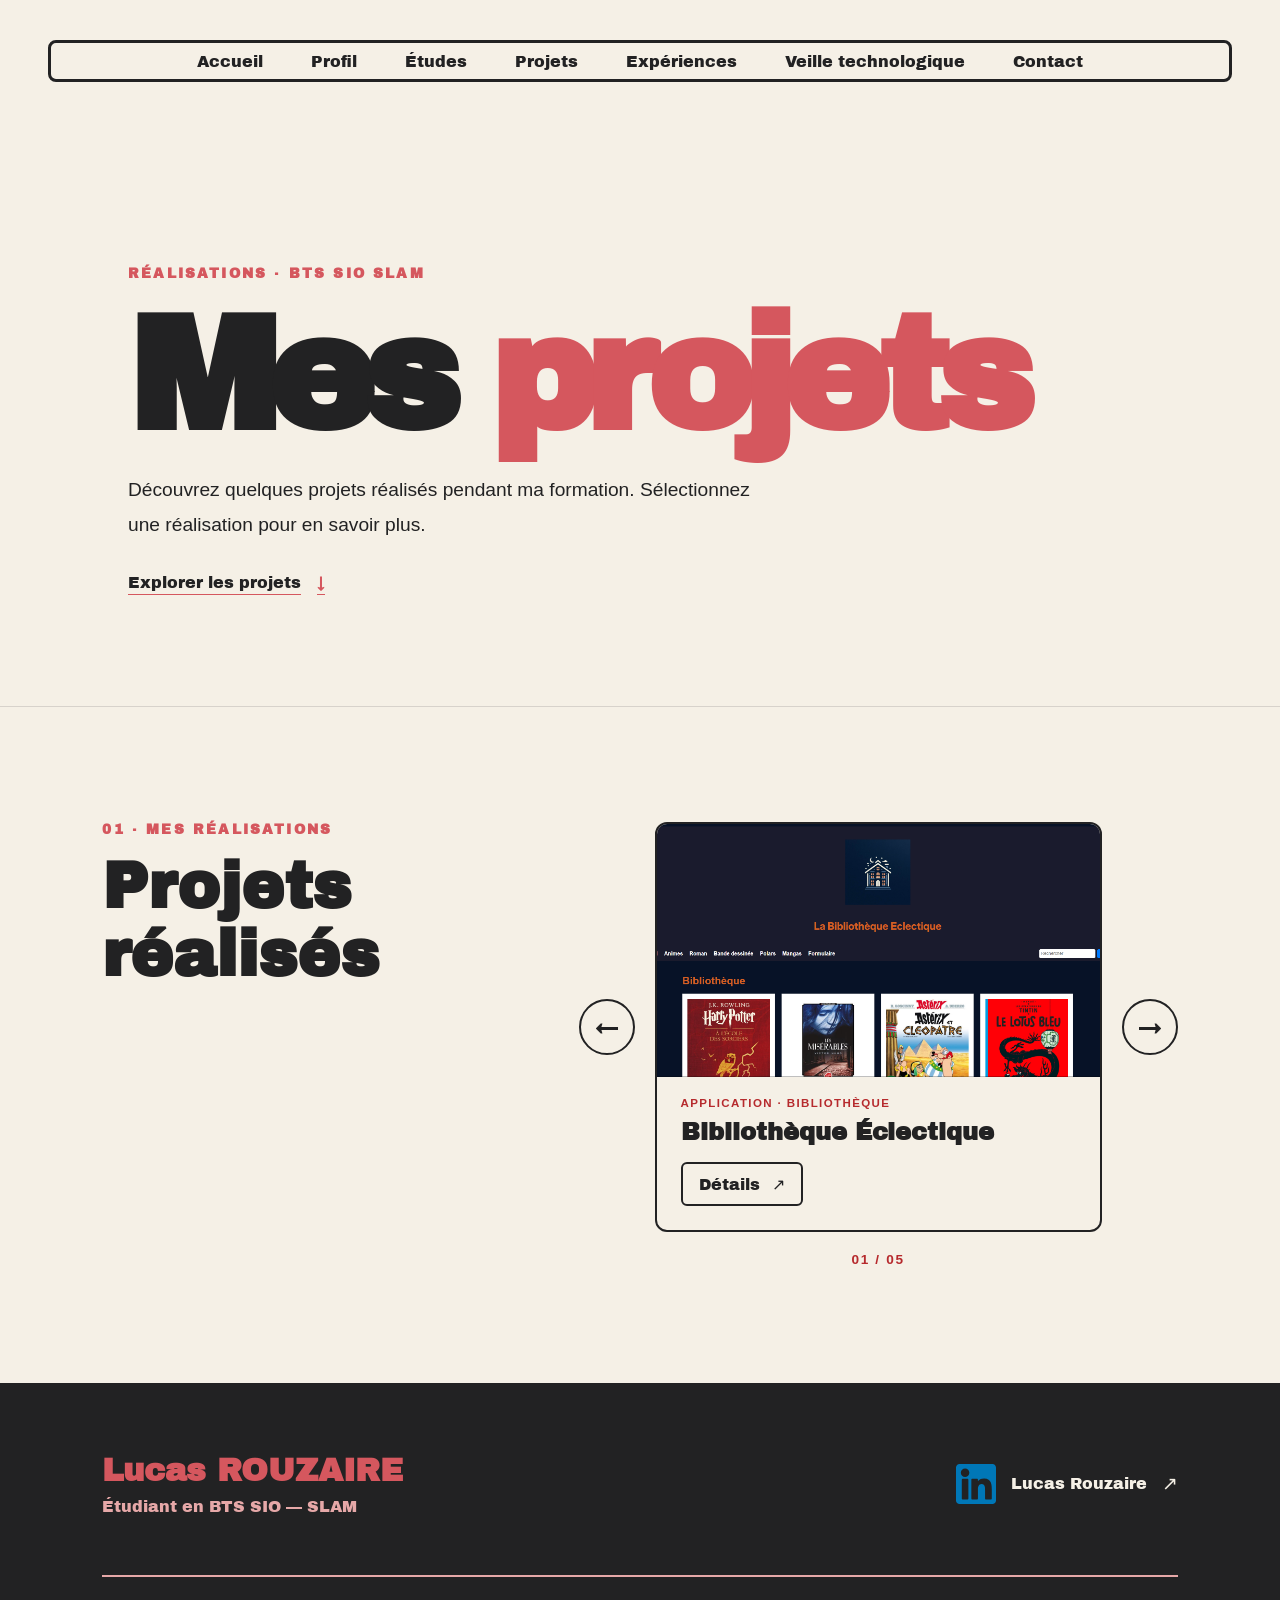
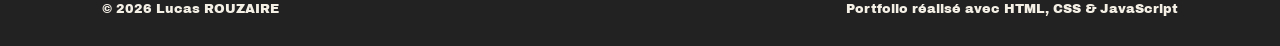
<file: onglets/Projets.html>
<!DOCTYPE html>
<html lang="fr">
    <head>
        <meta charset="utf-8">
        <meta name="viewport" content="width=device-width, initial-scale=1.0">
        <meta name="description" content="Découvrez les projets réalisés par Lucas Rouzaire au cours de son BTS SIO, option SLAM.">
        <link rel="stylesheet" href="style.css">
        <title>Projets - Lucas ROUZAIRE</title>
    </head>
    <body>
        <nav class="main-nav" aria-label="Navigation principale">
            <ul>
                <li><a href="index.html">Accueil</a></li>
                <li><a href="profil.html">Profil</a></li>
                <li><a href="etudes.html">Études</a></li>
                <li><a href="Projets.html" aria-current="page">Projets</a></li>
                <li><a href="experiences.html">Expériences</a></li>
                <li><a href="veilletech.html">Veille technologique</a></li>
                <li><a href="index.html#contact">Contact</a></li>
            </ul>
        </nav>

        <main class="projets-page">
            <header class="projets-hero">
                <p class="etudes-eyebrow">RÉALISATIONS · BTS SIO SLAM</p>
                <h1>Mes <span>projets</span></h1>
                <p class="etudes-hero-description">
                    Découvrez quelques projets réalisés pendant ma formation.
                    Sélectionnez une réalisation pour en savoir plus.
                </p>
                <a class="etudes-hero-link" href="#liste-projets">
                    Explorer les projets <span aria-hidden="true">↓</span>
                </a>
            </header>

            <section class="projets-portfolio-section" id="liste-projets" aria-labelledby="projets-title">
                <div class="projets-section-heading">
                    <p class="etudes-kicker">01 · MES RÉALISATIONS</p>
                    <h2 id="projets-title">Projets réalisés</h2>    
                </div>

                <div class="projets-carousel" aria-label="Carrousel de projets">
                    <button class="projets-carousel-arrow" type="button" data-carousel-prev aria-label="Projet précédent">
                        <span aria-hidden="true">←</span>
                    </button>

                    <div class="projets-carousel-stage" aria-live="polite">
                        <article class="projet-card" data-project-card aria-label="Projet 1 sur 5">
                            <div class="projet-card-inner">
                                <div class="projet-card-face projet-card-front">
                                    <img src="../images/projet1.png" alt="Aperçu du projet Bibliothèque Éclectique">
                                    <div class="projet-card-caption">
                                        <p class="projet-category">Application · Bibliothèque</p>
                                        <h3>Bibliothèque Éclectique</h3>
                                        <button class="projet-detail-button" type="button" data-flip-button aria-expanded="false">
                                            Détails <span aria-hidden="true">↗</span>
                                        </button>
                                    </div>
                                </div>
                                <div class="projet-card-face projet-card-back" aria-hidden="true">
                                    <p class="projet-detail-label">PROJET 01 · À PROPOS</p>
                                    <h3>Bibliothèque Éclectique</h3>
                                    <p>Lors de ce projet j'ai du réaliser en binôme un site web comprenant des livres différents. Chaque livre comprenait son isbn, description, son auteur, sa date de publication ou encore son édition. Il a été réalisé en HTML, CSS.</p>
                                    <button class="projet-detail-button projet-back-button" type="button" data-flip-button aria-expanded="false">
                                        Retour <span aria-hidden="true">↩</span>
                                    </button>
                                </div>
                            </div>
                        </article>

                        <article class="projet-card" data-project-card aria-label="Projet 2 sur 5" hidden>
                            <div class="projet-card-inner">
                                <div class="projet-card-face projet-card-front">
                                    <img src="../images/projet2.png" alt="Aperçu du projet Bibliothèque v2">
                                    <div class="projet-card-caption">
                                        <p class="projet-category">Application · Évolution</p>
                                        <h3>Bibliothèque v2</h3>
                                        <button class="projet-detail-button" type="button" data-flip-button aria-expanded="false">
                                            Détails <span aria-hidden="true">↗</span>
                                        </button>
                                    </div>
                                </div>
                                <div class="projet-card-face projet-card-back" aria-hidden="true">
                                    <p class="projet-detail-label">PROJET 02 · À PROPOS</p>
                                    <h3>Bibliothèque v2</h3>
                                    <p>Cette deuxième version est une amélioration de la première version, avec l'ajout d'animation et de modernité sur le site mais aussi l'ajout d'une base de données. Nous avons également du respecter un cahier des charges. Pour cette deuxième version, nous avons utiliser HTML, CSS, JavaScript, PHP et MySQL.</p>
                                    <button class="projet-detail-button projet-back-button" type="button" data-flip-button aria-expanded="false">
                                        Retour <span aria-hidden="true">↩</span>
                                    </button>
                                </div>
                            </div>
                        </article>

                        <article class="projet-card" data-project-card aria-label="Projet 3 sur 5" hidden>
                            <div class="projet-card-inner">
                                <div class="projet-card-face projet-card-front">
                                    <img src="../images/projet3.png" alt="Aperçu du projet RespireStats">
                                    <div class="projet-card-caption">
                                        <p class="projet-category">Données · Statistiques</p>
                                        <h3>RespireStats</h3>
                                        <button class="projet-detail-button" type="button" data-flip-button aria-expanded="false">
                                            Détails <span aria-hidden="true">↗</span>
                                        </button>
                                    </div>
                                </div>
                                <div class="projet-card-face projet-card-back" aria-hidden="true">
                                    <p class="projet-detail-label">PROJET 03 · À PROPOS</p>
                                    <h3>RespireStats</h3>
                                    <p>RespireStats est un projet consacré à la présentation de statistiques. Ces statistiques concernent le taux de pollution aux alentours d'écoles. Il a été réalisé en Java. </p>
                                    <button class="projet-detail-button projet-back-button" type="button" data-flip-button aria-expanded="false">
                                        Retour <span aria-hidden="true">↩</span>
                                    </button>
                                </div>
                            </div>
                        </article>

                        <article class="projet-card" data-project-card aria-label="Projet 4 sur 5" hidden>
                            <div class="projet-card-inner">
                                <div class="projet-card-face projet-card-front">
                                    <img src="../images/projet4.png" alt="Aperçu du projet de politique de sécurité des systèmes d’information">
                                    <div class="projet-card-caption">
                                        <p class="projet-category">Sécurité · Documentation</p>
                                        <h3>Politique de Sécurité des Systèmes d’Information</h3>
                                        <button class="projet-detail-button" type="button" data-flip-button aria-expanded="false">
                                            Détails <span aria-hidden="true">↗</span>
                                        </button>
                                    </div>
                                </div>
                                <div class="projet-card-face projet-card-back" aria-hidden="true">
                                    <p class="projet-detail-label">PROJET 04 · À PROPOS</p>
                                    <h3>Politique de Sécurité des Systèmes d’Information</h3>
                                    <p>Un travail autour de la formalisation d’une politique de sécurité des systèmes d’information : définir des règles et des bonnes pratiques pour mieux protéger les informations et les services de l'organisation de La mairie.</p>
                                    <button class="projet-detail-button projet-back-button" type="button" data-flip-button aria-expanded="false">
                                        Retour <span aria-hidden="true">↩</span>
                                    </button>
                                </div>
                            </div>
                        </article>

                        <article class="projet-card" data-project-card aria-label="Projet 5 sur 5" hidden>
                            <div class="projet-card-inner">
                                <div class="projet-card-face projet-card-front">
                                    <div class="projet-placeholder-image" role="img" aria-label="Illustration de tickets de cinéma pour CineTrack">
                                        <svg viewBox="0 0 640 360" aria-hidden="true">
                                            <rect x="1" y="1" width="638" height="358" rx="18"/>
                                            <path d="M75 95h490v170H75z"/>
                                            <path d="M185 95v170m270-170v170"/>
                                            <circle cx="185" cy="122" r="8"/><circle cx="185" cy="158" r="8"/><circle cx="185" cy="194" r="8"/><circle cx="185" cy="230" r="8"/>
                                            <path d="M258 151h150m-150 38h112"/>
                                            <path d="m306 220 24 18 42-50"/>
                                        </svg>
                                        <span>CineTrack</span>
                                    </div>
                                    <div class="projet-card-caption">
                                        <p class="projet-category">Application web · Cinéma</p>
                                        <h3>CineTrack</h3>
                                        <button class="projet-detail-button" type="button" data-flip-button aria-expanded="false">
                                            Détails <span aria-hidden="true">↗</span>
                                        </button>
                                    </div>
                                </div>
                                <div class="projet-card-face projet-card-back" aria-hidden="true">
                                    <p class="projet-detail-label">PROJET 05 · À PROPOS</p>
                                    <h3>CineTrack</h3>
                                    <p>
                                        CineTrack est une application développée en C# avec le modèle MVC.
                                        Elle permet de réserver des films.
                                    </p>
                                    <p class="projet-technologies">Technologies : C# · MVC</p>
                                    <button class="projet-detail-button projet-back-button" type="button" data-flip-button aria-expanded="false">
                                        Retour <span aria-hidden="true">↩</span>
                                    </button>
                                </div>
                            </div>
                        </article>
                    </div>

                    <button class="projets-carousel-arrow" type="button" data-carousel-next aria-label="Projet suivant">
                        <span aria-hidden="true">→</span>
                    </button>
                    <p class="projets-carousel-count" data-carousel-count aria-live="polite">01 / 05</p>
                </div>
            </section>
        </main>

        <footer class="footer">
            <div class="footer-content">
                <div class="footer-top">
                    <div class="footer-identity">
                        <h3>Lucas ROUZAIRE</h3>
                        <p>Étudiant en BTS SIO — SLAM</p>
                    </div>
                    <a
                        href="https://www.linkedin.com/in/lucas-rouzaire-717898334/"
                        target="_blank"
                        rel="noopener noreferrer"
                        class="linkedin-link"
                    >
                        <img src="../images/linkedin-svgrepo-com.svg" alt="Logo LinkedIn">
                        <span>Lucas Rouzaire</span>
                        <span class="linkedin-arrow" aria-hidden="true">↗</span>
                    </a>
                </div>
                <div class="footer-bottom">
                    <p>© 2026 Lucas ROUZAIRE</p>
                    <p>Portfolio réalisé avec HTML, CSS &amp; JavaScript</p>
                </div>
            </div>
        </footer>
        <script src="projets.js"></script>
    </body>
</html>
</file>
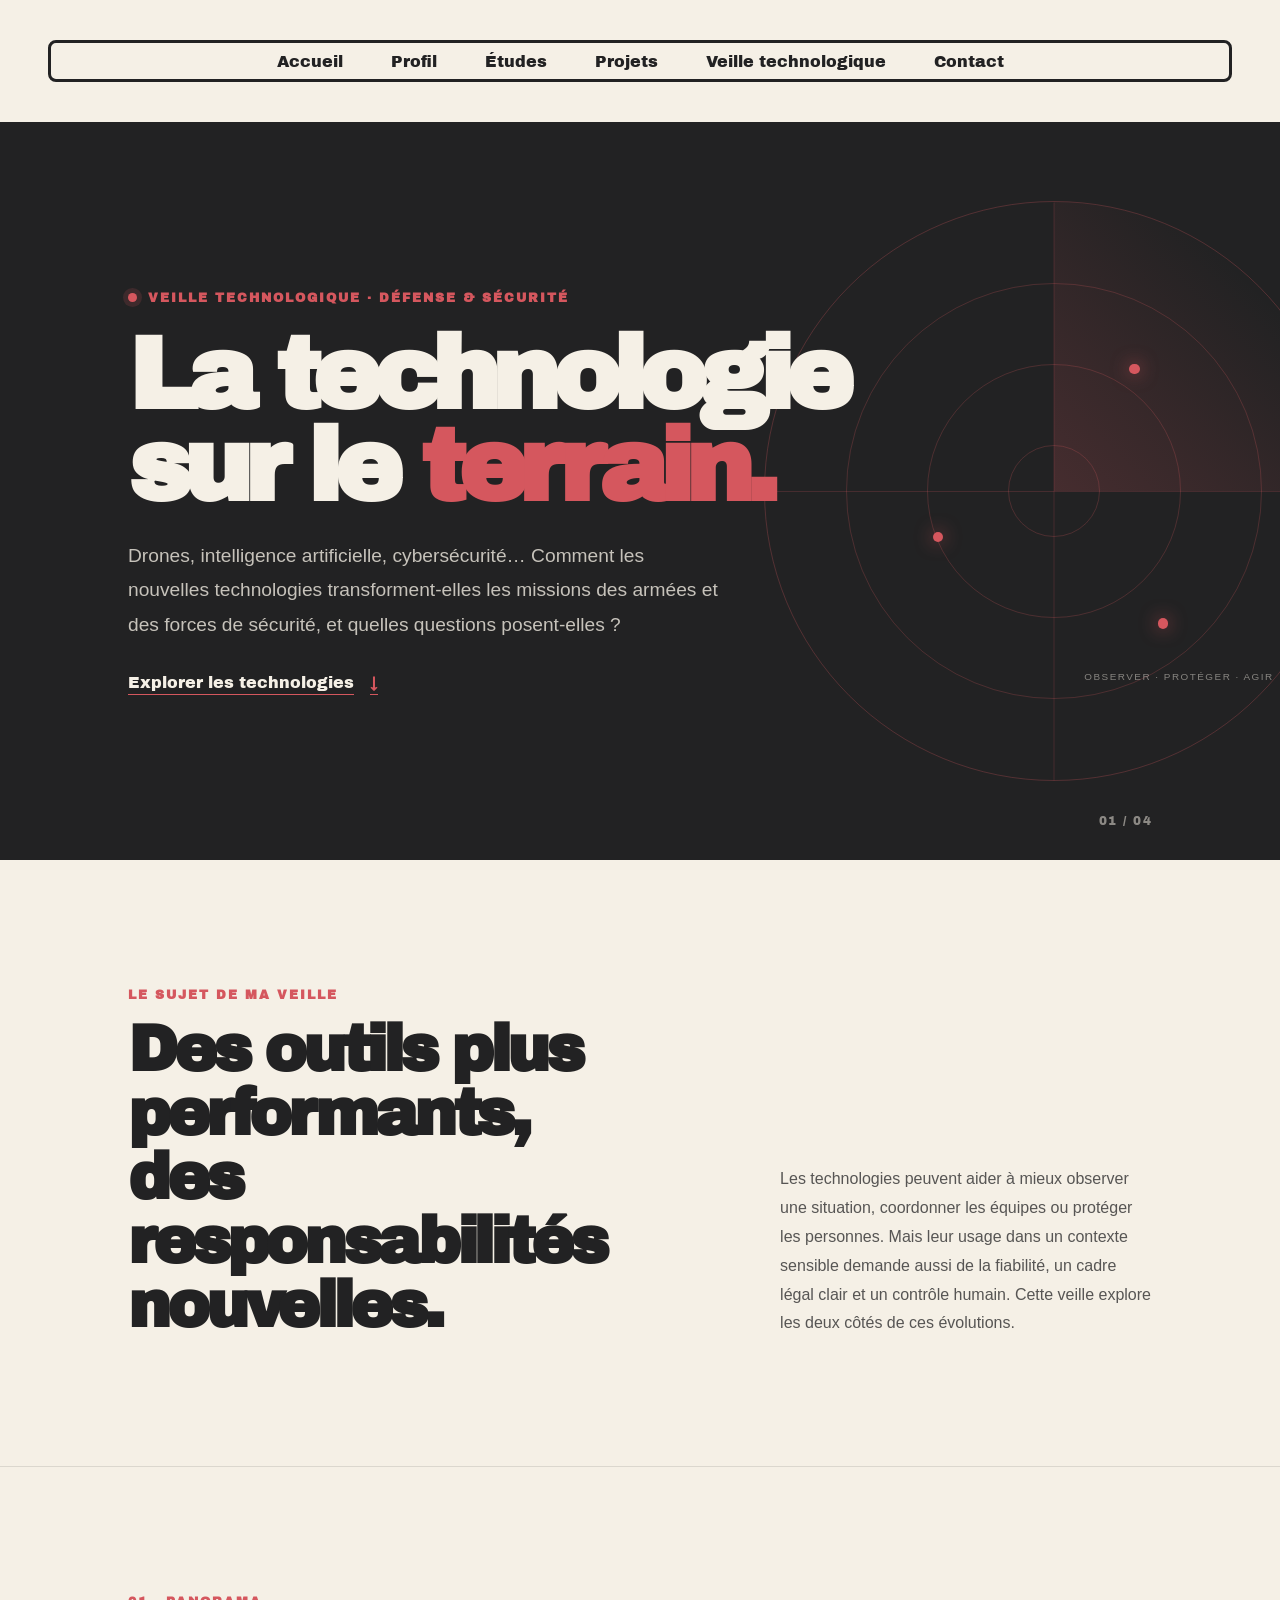
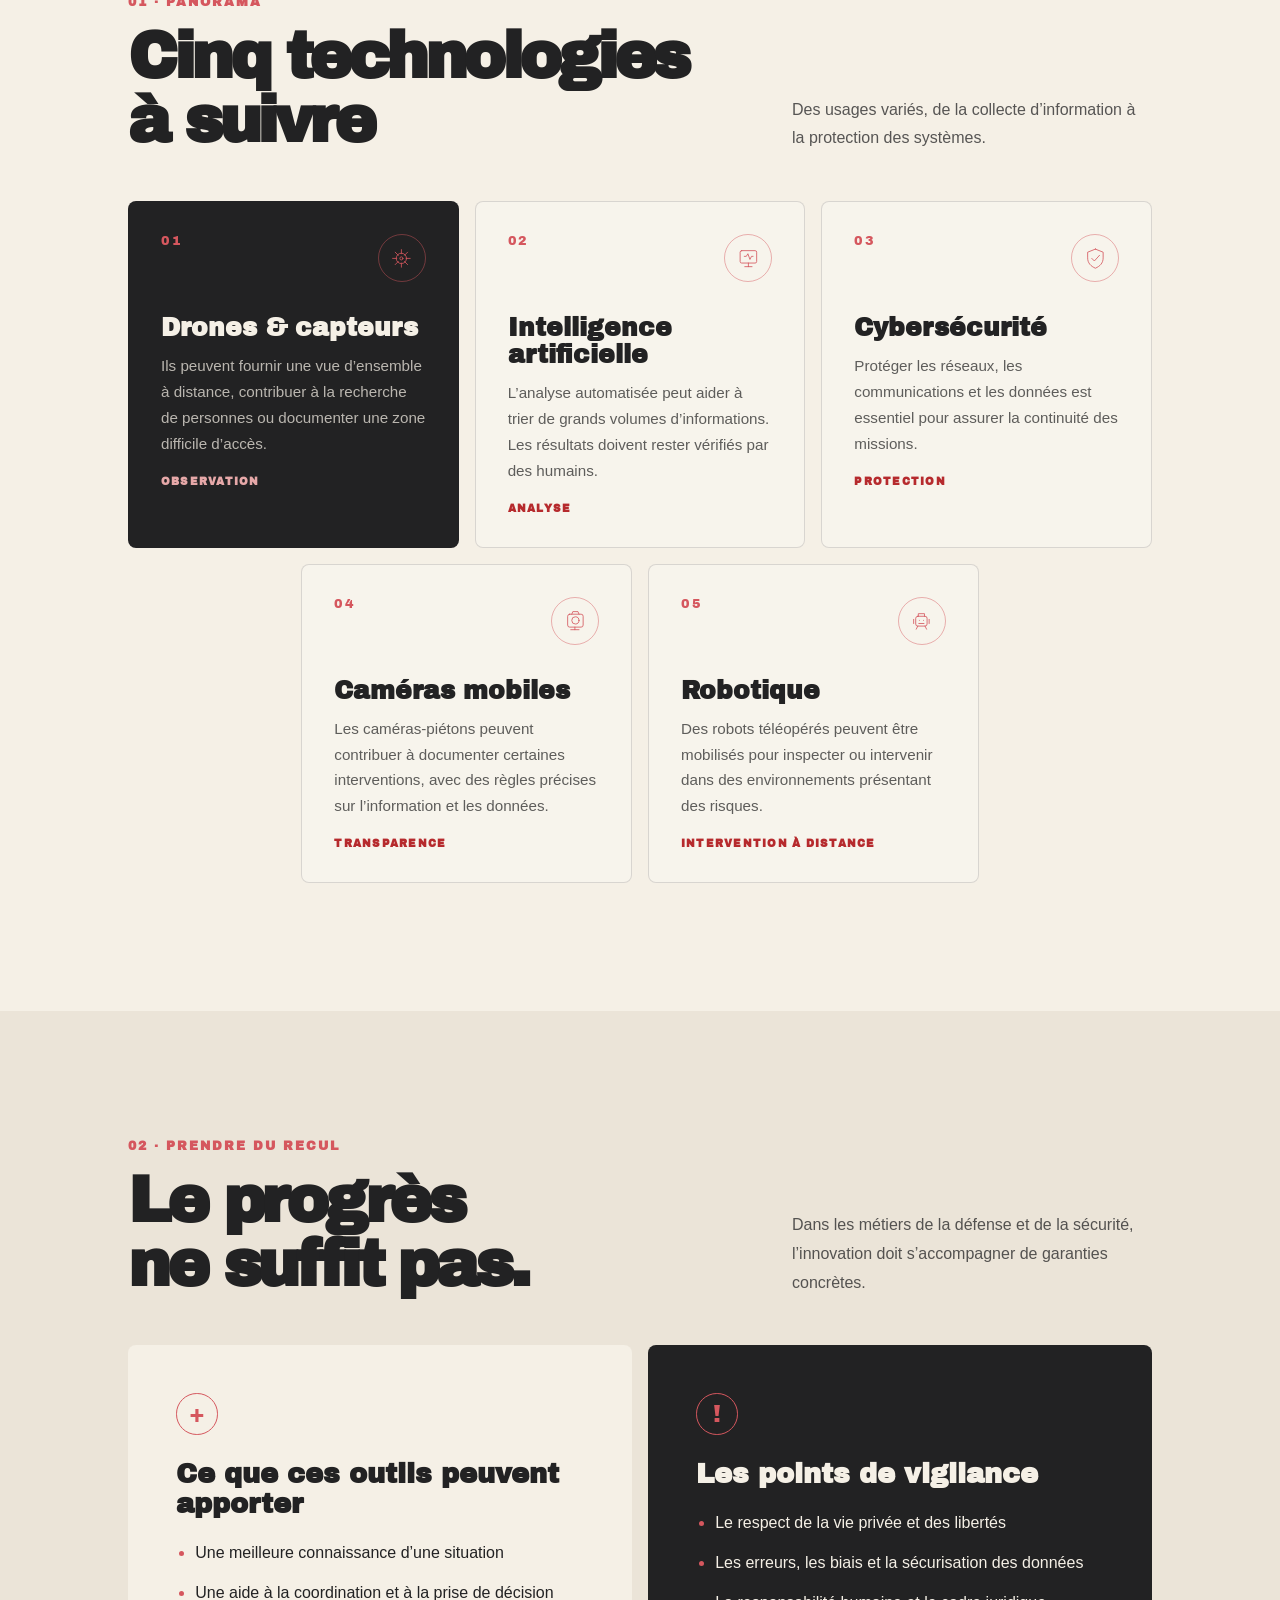
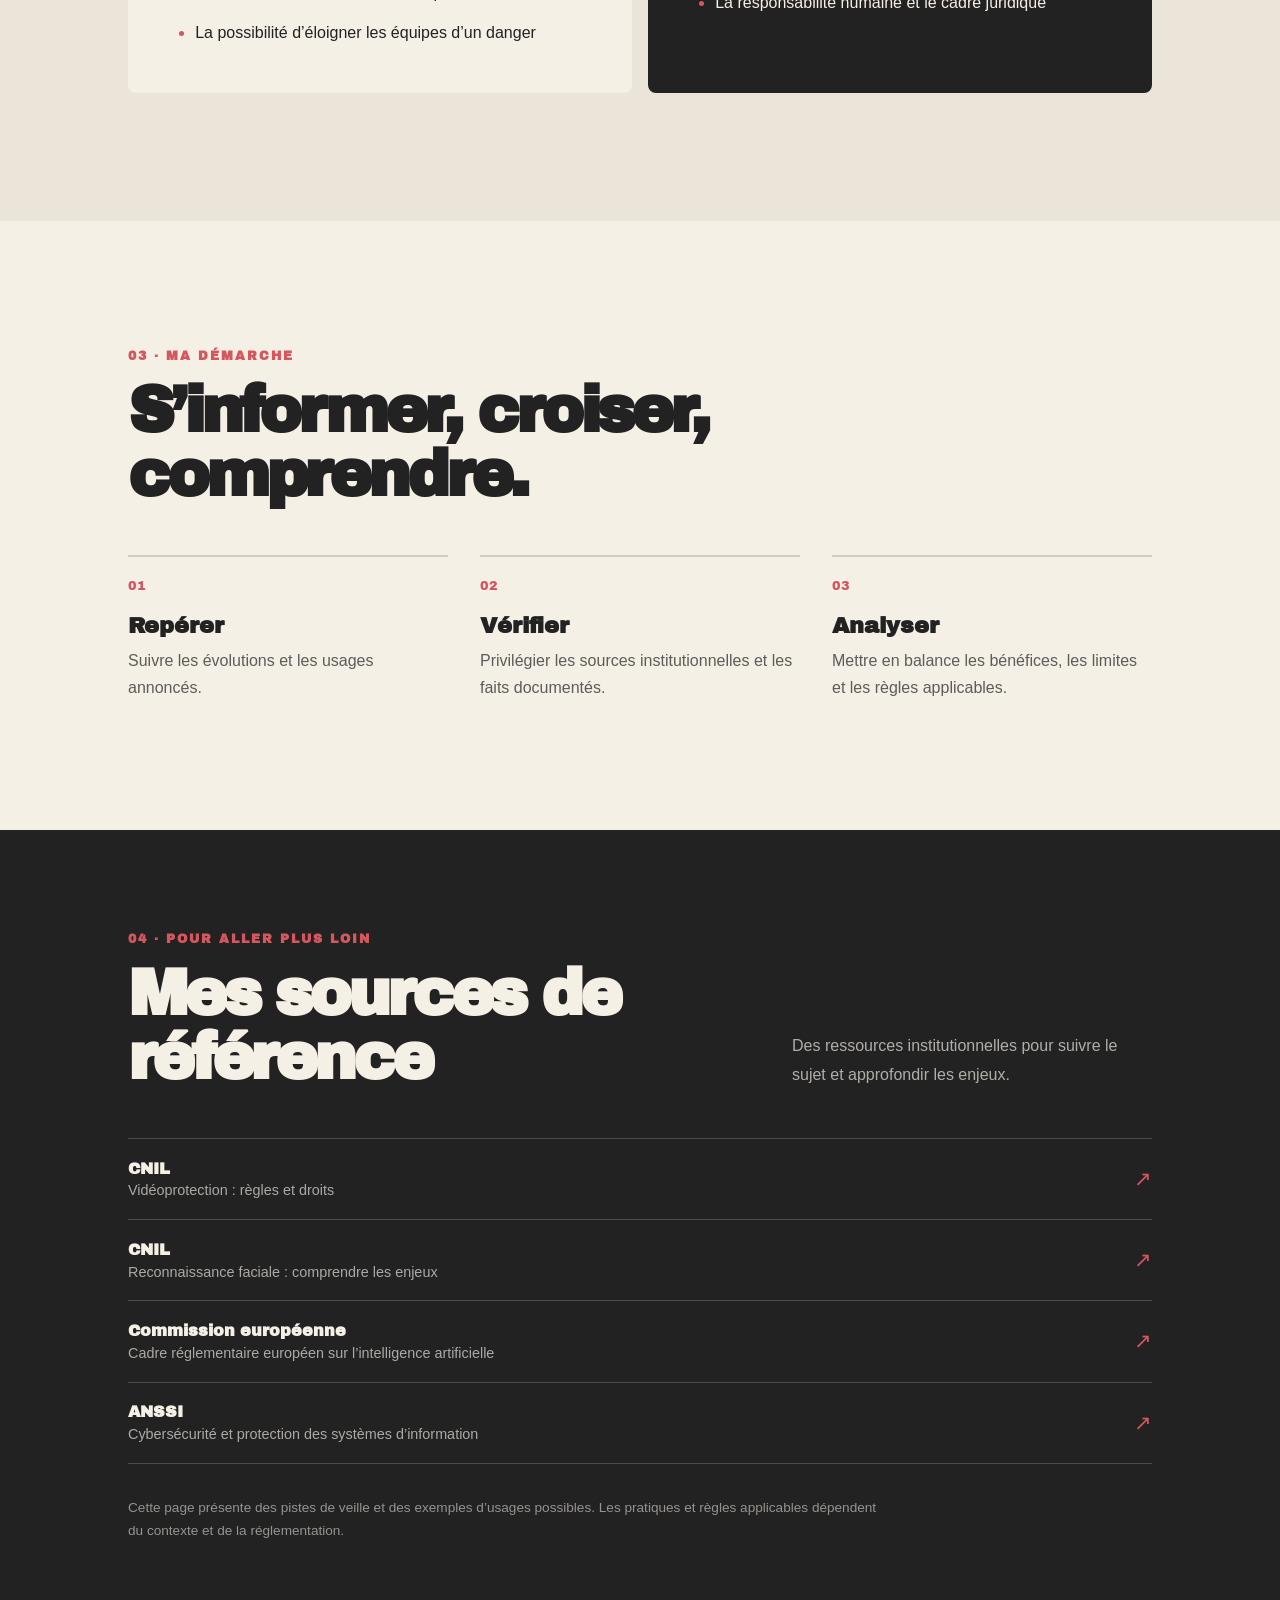
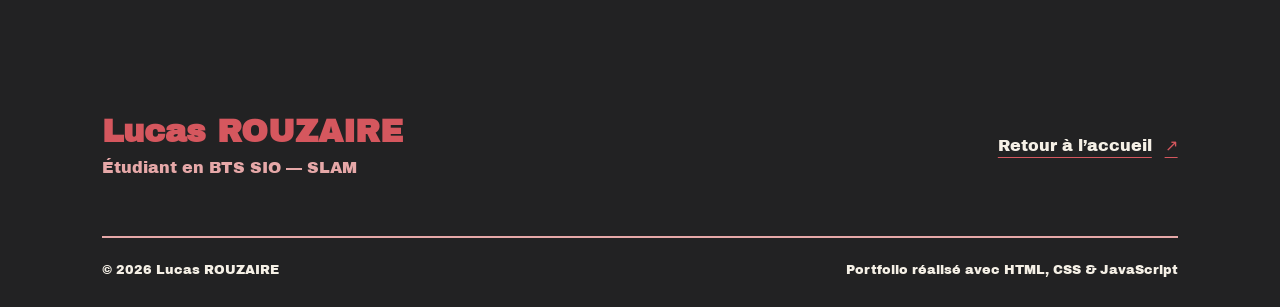
<file: onglets/veilletech.html>
<!DOCTYPE html>
<html lang="fr">
    <head>
        <meta charset="utf-8">
        <meta name="viewport" content="width=device-width, initial-scale=1.0">
        <meta name="description" content="Veille technologique de Lucas Rouzaire sur les usages des nouvelles technologies dans les armées et les forces de sécurité.">
        <link rel="stylesheet" href="style.css">
        <title>Veille technologique — Défense et sécurité | Lucas ROUZAIRE</title>
    </head>
    <body>
        <nav class="main-nav" aria-label="Navigation principale">
            <ul>
                <li><a href="index.html">Accueil</a></li>
                <li><a href="profil.html">Profil</a></li>
                <li><a href="etudes.html">Études</a></li>
                <li><a href="Projets.html">Projets</a></li>
                <li><a href="veilletech.html" aria-current="page">Veille technologique</a></li>
                <li><a href="index.html#contact">Contact</a></li>
            </ul>
        </nav>

        <main class="veille-page">
            <header class="veille-hero">
                <div class="veille-hero-content">
                    <p class="veille-eyebrow"><span></span> VEILLE TECHNOLOGIQUE · DÉFENSE &amp; SÉCURITÉ</p>
                    <h1>La technologie<br>sur le <span>terrain.</span></h1>
                    <p class="veille-hero-description">
                        Drones, intelligence artificielle, cybersécurité… Comment les nouvelles
                        technologies transforment-elles les missions des armées et des forces
                        de sécurité, et quelles questions posent-elles ?
                    </p>
                    <a class="veille-hero-link" href="#panorama">
                        Explorer les technologies <span aria-hidden="true">↓</span>
                    </a>
                </div>
                <div class="veille-radar" aria-hidden="true">
                    <div class="veille-radar-ring"></div>
                    <div class="veille-radar-ring"></div>
                    <div class="veille-radar-ring"></div>
                    <div class="veille-radar-sweep"></div>
                    <span class="veille-radar-dot veille-radar-dot-one"></span>
                    <span class="veille-radar-dot veille-radar-dot-two"></span>
                    <span class="veille-radar-dot veille-radar-dot-three"></span>
                    <span class="veille-radar-label">OBSERVER · PROTÉGER · AGIR</span>
                </div>
                <span class="veille-hero-index" aria-hidden="true">01 / 04</span>
            </header>

            <section class="veille-intro" aria-labelledby="veille-question">
                <p class="veille-kicker">LE SUJET DE MA VEILLE</p>
                <h2 id="veille-question">Des outils plus performants,<br>des responsabilités nouvelles.</h2>
                <p>
                    Les technologies peuvent aider à mieux observer une situation, coordonner
                    les équipes ou protéger les personnes. Mais leur usage dans un contexte
                    sensible demande aussi de la fiabilité, un cadre légal clair et un contrôle
                    humain. Cette veille explore les deux côtés de ces évolutions.
                </p>
            </section>

            <section class="veille-topics" id="panorama" aria-labelledby="veille-topics-title">
                <div class="veille-section-heading">
                    <div>
                        <p class="veille-kicker">01 · PANORAMA</p>
                        <h2 id="veille-topics-title">Cinq technologies<br>à suivre</h2>
                    </div>
                    <p>Des usages variés, de la collecte d’information à la protection des systèmes.</p>
                </div>

                <div class="veille-topic-grid">
                    <article class="veille-topic-card veille-topic-card-featured">
                        <div class="veille-topic-topline"><span>01</span><span class="veille-topic-icon" aria-hidden="true">
                            <svg viewBox="0 0 48 48"><path d="M24 7v8m0 18v8M7 24h8m18 0h8M12 12l6 6m12 12 6 6m0-24-6 6m-12 12-6 6"/><circle cx="24" cy="24" r="10"/><circle cx="24" cy="24" r="3"/></svg>
                        </span></div>
                        <h3>Drones &amp; capteurs</h3>
                        <p>
                            Ils peuvent fournir une vue d’ensemble à distance, contribuer à
                            la recherche de personnes ou documenter une zone difficile d’accès.
                        </p>
                        <span class="veille-topic-tag">OBSERVATION</span>
                    </article>
                    <article class="veille-topic-card">
                        <div class="veille-topic-topline"><span>02</span><span class="veille-topic-icon" aria-hidden="true">
                            <svg viewBox="0 0 48 48"><rect x="8" y="9" width="32" height="24" rx="3"/><path d="M17 40h14m-7-7v7M16 20h4l3-5 4 11 3-6h3"/></svg>
                        </span></div>
                        <h3>Intelligence artificielle</h3>
                        <p>
                            L’analyse automatisée peut aider à trier de grands volumes
                            d’informations. Les résultats doivent rester vérifiés par des humains.
                        </p>
                        <span class="veille-topic-tag">ANALYSE</span>
                    </article>
                    <article class="veille-topic-card">
                        <div class="veille-topic-topline"><span>03</span><span class="veille-topic-icon" aria-hidden="true">
                            <svg viewBox="0 0 48 48"><path d="M24 6 39 12v11c0 10-6 16-15 20C15 39 9 33 9 23V12l15-6Z"/><path d="m17 24 5 5 10-11"/></svg>
                        </span></div>
                        <h3>Cybersécurité</h3>
                        <p>
                            Protéger les réseaux, les communications et les données est essentiel
                            pour assurer la continuité des missions.
                        </p>
                        <span class="veille-topic-tag">PROTECTION</span>
                    </article>
                    <article class="veille-topic-card">
                        <div class="veille-topic-topline"><span>04</span><span class="veille-topic-icon" aria-hidden="true">
                            <svg viewBox="0 0 48 48"><rect x="9" y="12" width="30" height="25" rx="4"/><circle cx="24" cy="24" r="7"/><path d="m17 12 2-5h10l2 5m-8 25v5m-8 0h16"/></svg>
                        </span></div>
                        <h3>Caméras mobiles</h3>
                        <p>
                            Les caméras-piétons peuvent contribuer à documenter certaines
                            interventions, avec des règles précises sur l’information et les données.
                        </p>
                        <span class="veille-topic-tag">TRANSPARENCE</span>
                    </article>
                    <article class="veille-topic-card">
                        <div class="veille-topic-topline"><span>05</span><span class="veille-topic-icon" aria-hidden="true">
                            <svg viewBox="0 0 48 48"><rect x="13" y="16" width="22" height="19" rx="4"/><path d="M18 16v-5h12v5M9 22v8m30-8v8M20 24h.01M28 24h.01M19 30h10M17 35l-3 6m17-6 3 6"/></svg>
                        </span></div>
                        <h3>Robotique</h3>
                        <p>
                            Des robots téléopérés peuvent être mobilisés pour inspecter ou
                            intervenir dans des environnements présentant des risques.
                        </p>
                        <span class="veille-topic-tag">INTERVENTION À DISTANCE</span>
                    </article>
                </div>
            </section>

            <section class="veille-balance" aria-labelledby="veille-balance-title">
                <div class="veille-section-heading">
                    <div>
                        <p class="veille-kicker">02 · PRENDRE DU RECUL</p>
                        <h2 id="veille-balance-title">Le progrès<br>ne suffit pas.</h2>
                    </div>
                    <p>
                        Dans les métiers de la défense et de la sécurité, l’innovation doit
                        s’accompagner de garanties concrètes.
                    </p>
                </div>
                <div class="veille-balance-grid">
                    <article>
                        <span class="veille-balance-symbol" aria-hidden="true">+</span>
                        <h3>Ce que ces outils peuvent apporter</h3>
                        <ul>
                            <li>Une meilleure connaissance d’une situation</li>
                            <li>Une aide à la coordination et à la prise de décision</li>
                            <li>La possibilité d’éloigner les équipes d’un danger</li>
                        </ul>
                    </article>
                    <article class="veille-balance-vigilance">
                        <span class="veille-balance-symbol" aria-hidden="true">!</span>
                        <h3>Les points de vigilance</h3>
                        <ul>
                            <li>Le respect de la vie privée et des libertés</li>
                            <li>Les erreurs, les biais et la sécurisation des données</li>
                            <li>La responsabilité humaine et le cadre juridique</li>
                        </ul>
                    </article>
                </div>
            </section>

            <section class="veille-method" aria-labelledby="veille-method-title">
                <p class="veille-kicker">03 · MA DÉMARCHE</p>
                <h2 id="veille-method-title">S’informer, croiser,<br>comprendre.</h2>
                <div class="veille-method-steps">
                    <article><span>01</span><h3>Repérer</h3><p>Suivre les évolutions et les usages annoncés.</p></article>
                    <article><span>02</span><h3>Vérifier</h3><p>Privilégier les sources institutionnelles et les faits documentés.</p></article>
                    <article><span>03</span><h3>Analyser</h3><p>Mettre en balance les bénéfices, les limites et les règles applicables.</p></article>
                </div>
            </section>

            <section class="veille-sources" aria-labelledby="veille-sources-title">
                <div class="veille-sources-heading">
                    <div>
                        <p class="veille-kicker">04 · POUR ALLER PLUS LOIN</p>
                        <h2 id="veille-sources-title">Mes sources de référence</h2>
                    </div>
                    <p>Des ressources institutionnelles pour suivre le sujet et approfondir les enjeux.</p>
                </div>
                <div class="veille-source-list">
                    <a href="https://www.cnil.fr/fr/la-videosurveillance-videoprotection" target="_blank" rel="noopener noreferrer">
                        <span><strong>CNIL</strong><small>Vidéoprotection : règles et droits</small></span><span aria-hidden="true">↗</span>
                    </a>
                    <a href="https://www.cnil.fr/fr/reconnaissance-faciale" target="_blank" rel="noopener noreferrer">
                        <span><strong>CNIL</strong><small>Reconnaissance faciale : comprendre les enjeux</small></span><span aria-hidden="true">↗</span>
                    </a>
                    <a href="https://digital-strategy.ec.europa.eu/fr/policies/regulatory-framework-ai" target="_blank" rel="noopener noreferrer">
                        <span><strong>Commission européenne</strong><small>Cadre réglementaire européen sur l’intelligence artificielle</small></span><span aria-hidden="true">↗</span>
                    </a>
                    <a href="https://www.ssi.gouv.fr/" target="_blank" rel="noopener noreferrer">
                        <span><strong>ANSSI</strong><small>Cybersécurité et protection des systèmes d’information</small></span><span aria-hidden="true">↗</span>
                    </a>
                </div>
                <p class="veille-source-note">
                    Cette page présente des pistes de veille et des exemples d’usages possibles.
                    Les pratiques et règles applicables dépendent du contexte et de la réglementation.
                </p>
            </section>
        </main>

        <footer class="footer">
            <div class="footer-content">
                <div class="footer-top">
                    <div class="footer-identity">
                        <h3>Lucas ROUZAIRE</h3>
                        <p>Étudiant en BTS SIO — SLAM</p>
                    </div>
                    <a href="index.html" class="veille-back-link">Retour à l’accueil <span aria-hidden="true">↗</span></a>
                </div>
                <div class="footer-bottom">
                    <p>© 2026 Lucas ROUZAIRE</p>
                    <p>Portfolio réalisé avec HTML, CSS &amp; JavaScript</p>
                </div>
            </div>
        </footer>
    </body>
</html>
</file>
<file: style.css>
/* Variables générales */
:root{
    --background-color:#f5f0e6;
    --primary-color: #d5575e;
    --secondary-color: #e6a8a8;
    --text-color:#222223;
    --accent-color: #b62a2d;
}
/* Réinitialisation de base */
*{
    margin: 0;
    padding: 0;
    box-sizing: border-box;
}
/*police d'écriture */
@font-face{
    font-family: 'Archivo';
    src: url(Archivo_Black/ArchivoBlack-Regular.ttf) format('truetype');
}
/* Corps de la page */
body{
    background-color: var(--background-color);
    color: var(--text-color);
    font-family: 'Archivo', sans-serif;
}
/* Navigation */
.main-nav{
    width: 100%;
    padding: 1.5rem clamp(0.75rem, 4vw, 3rem);
}

.main-nav ul{
    display: flex;
    flex-wrap: wrap;
    justify-content: center;
    align-items: center;
    gap: 0.25rem 1rem;

    list-style: none;

    margin: 1rem 0;

    border: 3px solid var(--text-color);
    border-radius: 8px;
}

.main-nav a{
    display: block;
    padding: 0.6rem 1rem;
    color: var(--text-color);
    text-decoration: none;
    transition: color 0.3s ease, border-color 0.3s ease;
}

.main-nav a:hover{
    color: var(--primary-color);
    border-color: var(--primary-color);
}

@media (max-width: 600px){
    .main-nav{
        padding-top: 0.75rem;
    }

    .main-nav ul{
        flex-direction: column;
        gap: 0;
        padding: 0.35rem;
    }

    .main-nav a{
        width: 100%;
        padding: 0.65rem 0.75rem;
        text-align: center;
    }
}

/* Section Hero*/

.hero{
    min-height: 85vh;
    display: flex;
    justify-content: center;
    align-items: center;

    text-align: center;
}

/* Texte Principale*/

.hero-title {
    color: var(--primary-color);
    font-size: clamp(2.5rem, 6vw, 5rem);
    opacity: 0;
    transform: translateY(30px);
    animation: fadeUp 1.5s ease forwards;
}

/* Préseantaion secondaire */
.hero-subtitle{
    margin-top: 1.5rem;
    opacity: 0;
    transform: translateY(30px);
    animation: fadeUp 0.8s ease forwards;

    animation-delay: 1.3s;
}

.hero-subtitle p{
    color: var(--secondary-color);
    font-size: 2rem;
}
.hero-subtitle span{
    display: block;
    margin-top: 0.5rem;

    color: var(--secondary-color);
    font-size: 1.2rem;
}

/* Animation FadeUp*/

@keyframes fadeUp{
    from{
        opacity: 0;
        transform: translateY(30px);
    }
    to{
        opacity: 1;
        transform: translateY(0);
    }
}

/* Section A propos de moi */

.about-section{
    min-height: 250vh;
    position: relative;
}

/*conteneur reste visible */

.about-container{
    position: sticky;
    top: 0;
    height: 100vh;
    display: flex;
    align-items: center;

    display: grid;
    grid-template-columns: 1fr 1fr 420px;
    align-items: center;
    gap: 40px;
    overflow: visible;
}

/*Points d'interrogation*/
.question-bg{
    position: absolute;
    inset: 0;

    pointer-events: none;
    opacity: 1;
    transition: opacity 0.8s ease,
                transform 0.8s ease;
}

.question-bg span{
    position: absolute;

    color: var(--primary-color);
    font-size: 8rem;
    font-weight: bold;
    opacity: 1;
    animation: floatQuestion 4s ease-in-out infinite;
}

/* Posiotionnement des points d'interrogation*/

.question-bg span:nth-child(1){
    top: 10%;
    left: 15%;
}

.question-bg span:nth-child(2){
    top: 15%;
    right: 15%;
}

.question-bg span:nth-child(3){
    bottom: 15%;
    left: 20%;
}

.question-bg span:nth-child(4){
    bottom: 10%;
    right:  20%;
}

/* Titre*/
.about-intro{
    position: absolute;
    z-index: 2;
    left: 28%;
    width: max-content;
    text-align: center;
    transition: transform 0.1s linear;
}

.about-intro h2{
    color: var(--primary-color);
    font-family: 'Archivo', sans-serif;
    font-size: clamp(2.5rem, 6vw, 5rem);
    white-space: nowrap;
}

/*Description*/
.about-description{
    position: absolute;
    left: 55%;
    width: 35%;
    opacity: 0;
    transform: translateX(150px);
    transition: opacity 0.1s ease,
                transform 0.1s ease;
}
.about-description h3{
    color: var(--primary-color);
    font-size: 2rem;
}
.about-description p{
    margin-top: 1rem;
    color: var(--text-color);
    line-height: 1.7;
}

/*Animations*/
@keyframes floatQuestion{
    0%, 100%{
        transform: translateY(0);
    }
    50%{
        transform: translateY(-10px);
    }
}

@keyframes arrowMove{
    0%, 100%{
        transform: translateX(0);
        opacity: 0.4;
    }
    50%{
        transform: translateX(100px);
        opacity: 1;
    }
}

/* cartes */
.about-cards{
    position: absolute;
    top: 50%;
    right: 0;

    transform: translateY(-50%);
    display: flex;
    flex-direction: column;
    gap: 15px;
    width: 350px;
    z-index: 5;
}

.about-card{
    display:flex;
    align-items: center;
    gap: 20px;
    width: 350px;
    min-height: 100px;
    padding: 20px;
    border: 2px solid var(--secondary-color);
    background: var(--secondary-color);
    color: var(--text-color);
    text-decoration: none;
    transform: translateX(280px);

    transition: transform 0.8s cubic-bezier(.77, 0, .18, 1);
}
/*Quand une carte sort*/
.about-card.active{
    transform: translateX(0);
}
/*animation de détachement*/
.about-card.detached{
    transform: translateX(-350px) translateY(-80px) rotate(-3deg);
}
/* Hover uniquement quand la carte est active*/
.about-card.active:hover{
    transform: translateX(-15px);
}
/*Le contenu*/
.card-number{
    color: var(--primary-color);
    font-size: 0.8rem;
}
.card-content{
    flex: 1;
}
.card-content h3{
    margin: 0;
    font-size: 1.3rem;
}
.card-content p{
    margin: 5px 0 0;
    color: #999;
    font-size: 0.9rem;
}
.card-arrow{
    font-size:1.5rem;
    color: var(--primary-color);
}
/* SECTION PROJETS */

.projets-section{
    min-height: 100vh;
    padding: 120px 0;
    overflow: hidden;
}

.projets-section h2{
    text-align: center;
    color: var(--primary-color);
    font-size: clamp(2.5rem, 6vw, 5rem);
    margin-bottom: 80px;
}


/* ENCADRÉ DU CARROUSEL */

.projets-slider{
    width: 1080px;
    max-width: 90%;
    margin: 0 auto;

    padding: 25px 0;

    overflow: hidden;

    border: 3px solid var(--primary-color);
    border-radius: 20px;

    background-color: var(--secondary-color);
}


/* CONTENEUR DES PROJETS */

.projets-track{
    display: flex;
    gap: 20px;

    width: max-content;

    animation: projectScroll 30s linear infinite;
}


/* CARTES */

.project-card{
    flex-shrink: 0;

    width: 250px;

    padding: 12px;

    background-color: var(--background-color);

    border: 2px solid var(--text-color);

    border-radius: 10px;
}


/* IMAGES */

.project-card img{
    display: block;

    width: 100%;
    height: 160px;

    object-fit: cover;

    border-radius: 5px;
}


/* TITRES */

.project-card h3{
    margin-top: 15px;

    text-align: center;

    font-size: 1rem;

    color: var(--text-color);
}


/* ANIMATION INFINIE */

@keyframes projectScroll{

    from{
        transform: translateX(0);
    }

    to{
        transform: translateX(
            calc(-50% - 10px)
        );
    }

}

/*Bouton vers la page des projets */

.projects-button-container{
    display: flex;
    justify-content: center;
    margin-top: 50px;
}
.projects-button{
    display: flex;
    align-items: center;
    gap: 20px;
    padding: 18px 30px;
    border:  3px solid var(--text-color);
    border-radius: 8px;
    color: var(--text-color);
    background-color: transparent;
    text-decoration: none;
    font-size: 1rem;
    transition: background-color 0.3s ease, color 0.3s ease, transform 0.3s ease;
}
.projects-button span{
    font-size: 1rem;
    transition: transform 0.3s ease;
}
/*Effet survol*/
.projects-button:hover{
    background-color: var(--primary-color);
    color: var(--background-color);
    transform: translateY(-5px);
}
.projects-button:hover span{
    transform: translate(5px, -5px);
}

/* section Veille technologique */
.veille-section{
    min-height: 100vh;
    padding: 120px 8%;
    overflow: hidden;
}
.veille-content{
    min-height: 70vh;
    display: grid;
    grid-template-columns: 1fr 1fr;
    align-items: center;
    gap: 80px;
}
.veille-text{
    max-width: 600px;
}
.veille-text h2{
    color: var(--primary-color);
    font-size: clamp(2.5rem, 6vw, 5rem);
    margin-bottom: 30px;
}
.veille-text p{
    font-size: 1.1rem;
    line-height: 1.8;
    color: var(--text-color);
}
/*bouton veille technologique*/
.veille-button-container{
    display: flex;
    justify-content: flex-start;
    margin-top: 40px;
}
.veille-button{
    display: flex;
    align-items: center;
    gap: 20px;
    padding: 18px 30px;
    border: 3px solid var(--text-color);
    border-radius: 8px;
    color: var(--text-color);
    background-color: transparent;
    text-decoration: none;
    font-size: 1rem;
    transition: background-color 0.3s ease, color 0.3s ease, transform 0.3s ease;
}
.veille-button span{
    font-size: 1rem;
    transition: transform 0.3s ease;
}
.veille-button:hover{
    background-color: var(--primary-color);
    color: var(--background-color);
    transform: translateY(-5px);
}
.veille-button:hover span{
    transform: translate(5px, -5px);
}

/*Zone de la sphère*/
.veille-visual{
    display: flex;
    justify-content: center;
    align-items: center;
    height: 500px;
    overflow: hidden;
}
/*sphère*/
.veille-sphere{
    position: relative;
    width: 300px;
    height: 300px;
    border-radius: 50%;
    border: 6px solid var(--primary-color);
    opacity: 0;
    transform: translateY(400px);
    overflow: hidden;
}
/*Quand la sphere arrive*/
.veille-section.visible .veille-sphere{
    animation: sphereEnter 1.5s cubic-bezier(.16, 1, .3, 1) forwards,
            sphereRotate 40s linear 1.5s infinite;
}
/*disparition de la sphere*/
.veille-sphere.exit{
    animation: sphereRotate 40s linear 1.5s infinite,
    sphereExit 1.5s cubic-bezier(.16, 1, .3, 1) forwards; 
}
/*animation de sortie */
.veille-sphere.exit-up{
    animation: sphereExitUp 1s ease forwards;
}
.veille-sphere.exit-down{
    animation: sphereExitDown 1s ease forwards;
}
/*ajout des lignes de la planète*/
.sphere-line{
    position: absolute;
    border: 4px solid var(--secondary-color);
    pointer-events: none;
}
/*lignes horizontales*/
.horizontal{
    left: -5%;
    width: 110%;
    border-left: none;
    border-right: none;
    border-radius: 50%;
}
.h1{
    top: 12%;
    height: 25%;
}
.h2{
    top: 40%;
    height: 20%;
}
.h3{
    top: 68%;
    height: 25%;
}

/*lignes verticales*/
.vertical{
    top: -5%;
    height: 110%;
    border-top: none;
    border-bottom: none;
    border-radius: 50%;
}
.v1{
    left: 12%;
    width: 25%;
}
.v2{
    left: 40%;
    width: 20%;
}
.v3{
    left: 68%;
    width: 25%;
}

/*Apparition depuis le bas*/
@keyframes sphereEnter{
    0%{
        opacity: 0;
        transform: translateY(400px);
    }
    100%{
        opacity: 1;
        transform: translateY(0);
    }
}

/*Rotation sur elle-même*/
@keyframes sphereRotate{
    0%{
        transform: rotate(0deg);
    }
    100%{
        transform: rotate(360deg);
    }
}
/*Disparition vers le haut*/
@keyframes sphereExit{
    0%{
        opacity: 1;
        transform: translateY(0);
    }
    100%{
        opacity: 0;
        transform: translateY(-500px);
    }
}

/*animations de sortie de la sphere*/
@keyframes sphereExitUp{
    from{
        opacity: 1;
        transform: translateY(0);
    }
    to{
        opacity: 0;
        transform: translateY(-500px);
    }
} 
@keyframes sphereExitDown{
    from{
        opacity: 1;
        transform: translateY(0);
    }
    to{
        opacity: 0;
        transform: translateY(500px);
    }
}
/*section contact*/
.contact-section{
    min-height: 100vh;
    padding: 140px 8%;
}

/*introduction*/
.contact-content{
    max-width: 900px;
    margin-bottom: 70px;
}
.contact-content h2{
    color: var(--primary-color);
    font-size: clamp(2.5rem, 6vw, 5rem);
    line-height: 1;
    max-width: 800px;
}
.content-text p{
    max-width: 600px;

    margin-top: 30px;
    color: var(--text-color);
    line-height: 1.7;
}
.contact-cv-button{
    display: inline-flex;
    align-items: center;
    gap: 20px;
    margin-top: 28px;
    padding: 16px 24px;
    border: 3px solid var(--text-color);
    border-radius: 8px;
    color: var(--text-color);
    text-decoration: none;
    transition: background-color 0.3s ease, color 0.3s ease, transform 0.3s ease;
}
.contact-cv-button:hover{
    background-color: var(--primary-color);
    color: var(--background-color);
    transform: translateY(-5px);
}
.contact-service-note{
    margin-top: 14px;
    color: var(--text-color);
    font-size: 0.85rem;
}
/*Formulaire*/
.contact-form{
    display: grid;
    grid-template-columns: 1fr 1fr;
    gap: 30px 50px;
    max-width: 1100px;
}
/*champs*/
.form-group{
    display: flex;
    flex-direction: column;
}
.form-group label{
    margin-bottom: 10px;
    color: var(--primary-color);
    font-size: 0.9rem;
}

/*Inputs*/
.form-group input, .form-group textarea{
    width: 100%;
    padding: 18px;
    border: 3px solid var(--text-color);
    border-radius: 8px;
    background-color: transparent;
    color: var(--text-color);
    font-family: inherit;
    font-size: 1rem;
    outline: none;
    transition: border-color 0.3s ease, background-color 0.3s ease;
}
.form-group textarea{
    min-height: 220px;
    resize: vertical;
}
/*effet quand on clique dans un champ*/
.form-group input:focus, .form-group textarea:focus{
    border-color: var(--primary-color);
    background-color: var(--secondary-color);
}
/*Bouton*/
.contact-form button{
    grid-column: 1 / -1;
    justify-self: start;
    display: flex;
    align-items: center;
    gap: 20px;
    padding: 18px 30px;
    border: 3px solid var(--text-color);
    border-radius: 8px;
    background-color: transparent;
    color: var(--text-color);
    font-family: 'Archivo', sans-serif;
    font-size: 1rem;
    cursor: pointer;
    transition: background-color 0.3s ease, color 0.3s ease, transform 0.3s ease;
}
.contact-form button span{
    transition: transform 0.3s ease;
}
.contact-form button:hover{
    background-color: var(--primary-color);
    color: var(--background-color);
    transform: translateY(-5px);
}
.contact-form button:hover span{
    transform: translate(5px, -5px);
}

/*footer*/
.footer{
    padding: 70px 8% 30px;
    background-color: var(--text-color);
    color: var(--background-color);
}
/*partie principal du footer*/
.footer-content{
    max-width: 1400px;
    margin: 0 auto;
}
.footer-identity{
    display: flex;
    flex-direction: column;
    gap: 10px;
}
.footer-identity h3{
    color: var(--primary-color);
    font-size: 2rem;
}
.footer-identity p{
    color: var(--secondary-color);
}
.footer-top{
    display: flex;
    justify-content: space-between;
    align-items: center;
    padding-bottom: 60px;
    border-bottom: 2px solid var(--secondary-color);
}
/*linkedin*/
.linkedin-link{
    display: flex;
    align-items: center;
    gap: 15px;
    color: var(--background-color);
    text-decoration: none;
    transition: color 0.3s ease;
}
.linkedin-link img{
    width: 40px;
    height: 40px;
}
.linkedin-link svg {
    width: 40px;
    height: 40px;

    fill: var(--primary-color);

    transition: transform 0.3s ease;
}
.linkedin-arrow{
    font-size: 1.2rem;
    transition: transform 0.3s ease;
}
.linkedin-link:hover{
    color: var(--primary-color);
}
.linkedin-link:hover .linkedin-arrow{
    transform: translate(5px, -5px);
}
/*bas du footer*/
.footer-bottom{
    display: flex;
    justify-content: space-between;
    padding-top: 25px;
    color: var(--background-color);
    font-size: 0.8rem;
}
@media(max-width: 768px){
    .contact-form{
        grid-template-columns: 1fr;
    }
    .contact-form button{
        grid-column: auto;
    }
    .footer-top{
        flex-direction: column;
        align-items: flex-start;
        gap: 40px;
    }
    .footer-bottom{
        flex-direction: column;
        gap: 10px;
    }
}

/* =========================================================
   PAGE PROFIL
   ========================================================= */

.profil-page {
    width: 100%;
    overflow: hidden;
}


/* =========================================================
   HERO
   ========================================================= */

.profil-hero {
    min-height: 90vh;
    padding: 180px 8% 100px;

    display: flex;
    justify-content: space-between;
    align-items: flex-end;

    position: relative;

    border-bottom: none;
}

.profil-hero-content {
    max-width: 1200px;
}

.profil-label {
    margin-bottom: 35px;

    color: var(--primary-color);

    font-size: 1rem;
    font-weight: bold;
    letter-spacing: 0.2em;
}

.profil-hero h1 {
    margin: 0;

    font-size: clamp(5rem, 13vw, 12rem);
    line-height: 0.8;

    letter-spacing: -0.07em;

    color: var(--text-color);
}

.profil-hero h1 span {
    color: var(--primary-color);
}

.profil-status {
    max-width: 700px;

    margin-top: 55px;

    font-size: clamp(1.2rem, 2vw, 1.6rem);
    line-height: 1.7;
}

.profil-number {
    color: var(--primary-color);

    font-size: clamp(6rem, 12vw, 12rem);
    font-weight: bold;

    line-height: 1;

    opacity: 0.18;
}


/* =========================================================
   SECTIONS
   ========================================================= */

.profil-section {
    min-height: auto;

    padding: 170px 10%;

    display: grid;
    grid-template-columns: 60px minmax(0, 1fr);

    gap: 70px;

    border-bottom: none;
}
.profil-section-alt{
    background-color: transparent;
}

.profil-section-alt .profil-section-content {
    grid-column: 1 / -1;
    margin-inline: auto;
}

.profil-section-content {
    width: 100%;
    max-width: 1100px;
    min-width: 0;
}

.profil-section-content h2 {
    margin: 0 0 80px;

    color: var(--text-color);

    font-size: clamp(4rem, 8vw, 8rem);

    line-height: 0.85;

    letter-spacing: -0.06em;
}


/* =========================================================
   QUI SUIS-JE
   ========================================================= */
.profil-section{
    border-top: none;
}
.profil-intro-section .profil-section-content {
    grid-column: 1 / -1;
}

.profil-section-content {
    width: 100%;
    min-width: 0;
}
.profil-section-content h2 {
    width: 100%;
    max-width: none;
    overflow-wrap: normal;
    word-break: normal;
    hyphens: none;

    font-size: clamp(3rem, 7vw, 6rem);
    line-height: 0.95;
    letter-spacing: -0.045em;
}

.profil-introduction {
    max-width: 850px;
    padding: clamp(1.5rem, 5vw, 3.5rem);
    border: 1px solid rgba(34, 34, 35, 0.12);
    border-left: 4px solid var(--primary-color);
    border-radius: 8px;
    background:
        radial-gradient(circle at 95% 8%, rgba(213, 87, 94, 0.1), transparent 13rem),
        rgba(255, 255, 255, 0.24);
}

.profil-introduction .profil-intro-number {
    display: inline-flex;
    align-items: center;
    justify-content: center;
    min-width: 3rem;
    min-height: 3rem;
    margin: 0 0 28px;
    padding: 0.5rem;

    color: var(--accent-color);
    font-size: 1rem;
    font-weight: bold;
    line-height: 1.4;
    border: 1px solid rgba(213, 87, 94, 0.3);
    border-radius: 50%;
    background-color: rgba(213, 87, 94, 0.1);
    animation: profil-intro-reveal 650ms cubic-bezier(0.2, 0.7, 0.2, 1) both;
}

.profil-introduction > p:not(.profil-intro-number),
.profil-introduction h2 {
    animation: profil-intro-reveal 650ms cubic-bezier(0.2, 0.7, 0.2, 1) both;
}

.profil-introduction h2 {
    position: relative;
    margin-bottom: 48px;
    padding-bottom: 20px;
    animation-delay: 100ms;
}

.profil-introduction h2::after {
    position: absolute;
    bottom: 0;
    left: 0;
    width: 4.5rem;
    height: 4px;
    border-radius: 4px;
    background-color: var(--primary-color);
    content: "";
    transform: scaleX(0);
    transform-origin: left;
    animation: profil-intro-underline 550ms ease 450ms forwards;
}

@keyframes profil-intro-underline {
    to {
        transform: scaleX(1);
    }
}

.profil-introduction > p:nth-of-type(2) {
    animation-delay: 200ms;
}

.profil-introduction > p:nth-of-type(3) {
    animation-delay: 300ms;
}

.profil-introduction > p:nth-of-type(4) {
    animation-delay: 400ms;
}

@keyframes profil-intro-reveal {
    from {
        opacity: 0;
        transform: translateY(18px);
    }

    to {
        opacity: 1;
        transform: translateY(0);
    }
}

.profil-introduction p {
    margin: 0;
    max-width: 760px;

    color: var(--text-color);

    font-size: clamp(1.05rem, 1.35vw, 1.3rem);

    line-height: 2;

    letter-spacing: 0;
}

.profil-introduction p.visible,
.profil-introduction h2.visible {
    opacity: 1;
    transform: translateY(0);
}

.profil-introduction p + p {
    margin-top: 40px;
}

@media (prefers-reduced-motion: reduce) {
    .profil-introduction .profil-intro-number,
    .profil-introduction > p,
    .profil-introduction h2 {
        opacity: 1;
        transform: none;
        transition: none;
        animation: none;
    }

    .profil-introduction h2::after {
        animation: none;
        transform: scaleX(1);
    }
}


/* =========================================================
   PARCOURS
   ========================================================= */

.profil-parcours {
    position: relative;
}

.parcours-line {
    display: none;
}

.timeline {
    position: relative;
    display: flex;
    flex-direction: column;
    gap: 64px;
}

.timeline::before {
    position: absolute;
    top: 0;
    bottom: 0;
    left: 50%;
    width: 2px;
    background-color: rgba(34, 34, 35, 0.25);
    content: "";
    transform: translateX(-50%);
}

.timeline-item {
    position: relative;
    display: grid;

    grid-template-columns: minmax(0, 1fr) minmax(0, 1fr);
    column-gap: clamp(48px, 8vw, 120px);
    row-gap: 10px;

    padding: 0;

    border-bottom: none;
}

.timeline-item::before {
    position: absolute;
    top: 0.45rem;
    left: 50%;
    width: 14px;
    height: 14px;
    border: 3px solid var(--background-color);
    border-radius: 50%;
    background-color: var(--primary-color);
    content: "";
    transform: translateX(-50%);
}

.timeline-item:nth-child(odd) > * {
    grid-column: 1;
    text-align: right;
}

.timeline-item:nth-child(even) > * {
    grid-column: 2;
    text-align: left;
}

.timeline-date {
    color: var(--primary-color);

    font-size: 1rem;
    font-weight: bold;
    line-height: 1.5;
}

.timeline-content h3 {
    margin: 0 0 20px;

    font-size: clamp(2rem, 4vw, 3.5rem);
    line-height: 1.15;
    letter-spacing: -0.025em;
}

.timeline-content {
    padding: clamp(1.25rem, 3vw, 2rem);
    border: 1px solid rgba(34, 34, 35, 0.12);
    border-radius: 8px;
    background-color: rgba(255, 255, 255, 0.24);
    transition: border-color 0.25s ease, background-color 0.25s ease, transform 0.25s ease;
}

.timeline-content:hover {
    border-color: rgba(213, 87, 94, 0.4);
    background-color: rgba(255, 255, 255, 0.42);
    transform: translateY(-3px);
}

.timeline-content p {
    max-width: 650px;

    margin: 0;

    color: var(--text-color);

    font-size: 1.1rem;

    line-height: 1.95;
}


/* Petite touche rose uniquement sur les dates */

.timeline-date::before {
    display: none;
}


/* =========================================================
   COMPÉTENCES
   ========================================================= */

.skills-grid {
    display: grid;

    grid-template-columns: repeat(2, 1fr);

    border-top: 1px solid rgba(34, 34, 35, 0.16);
    border-left: 1px solid rgba(34, 34, 35, 0.16);
}

.skill {
    min-height: 240px;

    padding: clamp(1.5rem, 4vw, 2.5rem);

    border-right: 1px solid rgba(34, 34, 35, 0.16);
    border-bottom: 1px solid rgba(34, 34, 35, 0.16);
    background-color: transparent;

    transition:
        background-color 0.25s ease,
        transform 0.25s ease,
        border-color 0.25s ease;
}

.skill span {
    color: var(--primary-color);

    font-size: 0.85rem;
    font-weight: bold;
}

.skill h3 {
    margin: 40px 0 18px;

    font-size: clamp(1.8rem, 3vw, 2.8rem);
    line-height: 1.15;
}

.skill p {
    margin: 0;

    line-height: 1.8;
}

.skill:hover {
    background-color: rgba(213, 87, 94, 0.08);

    transform: translateY(-3px);
}

.skill:hover span {
    color: var(--accent-color);
}


/* =========================================================
   QUALITÉS
   ========================================================= */

.qualities {
    border-top: 1px solid rgba(34, 34, 35, 0.16);
}

.quality {
    display: grid;

    grid-template-columns: minmax(0, 1.15fr) minmax(0, 1fr);

    gap: clamp(24px, 4vw, 60px);

    padding: 52px 0;

    border-bottom: 1px solid rgba(34, 34, 35, 0.16);
}

.quality span {
    color: var(--primary-color);

    font-size: clamp(2.5rem, 5vw, 5rem);

    font-weight: bold;

    line-height: 0.9;
}

.quality p {
    max-width: 650px;

    margin: 0;

    font-size: 1.15rem;

    line-height: 1.9;
}

@media (prefers-reduced-motion: reduce) {
    .timeline-content,
    .skill {
        transition: none;
    }

    .timeline-content:hover,
    .skill:hover {
        transform: none;
    }
}


/* =========================================================
   RESPONSIVE
   ========================================================= */

@media (max-width: 900px) {

    .profil-hero {
        min-height: 80vh;
        padding: 140px 6% 75px;
    }
    .profil-hero h1 {
        font-size: clamp(4.5rem, 12vw, 8rem);
    }

    .profil-number {
        display: none;
    }

    .profil-section {
        grid-template-columns: 1fr;

        gap: 30px;

        padding: 110px 6%;
    }
    

    .section-number {
        padding-top: 0;
    }
    
    .profil-section-content h2 {
        margin-bottom: 50px;

        font-size: clamp(3.5rem, 7vw, 6rem);
    }

    .profil-introduction{
        max-width: 760px;
    }

    .timeline {
        gap: 50px;
    }

    .timeline-item {
        column-gap: 50px;
    }

    .quality {
        grid-template-columns: 1fr;
        gap: 15px;
    }
}


@media (max-width: 600px) {

    .profil-hero {
        min-height: 75vh;

        padding: 120px 6% 60px;
    }

    .profil-label {
        font-size: 0.8rem;
        letter-spacing: 0.15em;
        margin-bottom: 25px;
    }

    .profil-hero h1 {
        font-size: clamp(4rem, 18vw, 6rem);
        line-height: 0.9;
        overflow-wrap: anywhere;
    }

    .profil-status {
        margin-top: 40px;
        font-size: 1rem;
        line-height: 1.7;
    }

    .profil-section {
        padding: 75px 6%;
        gap: 25px;
    }

    .profil-section-content h2 {
        margin-bottom: 50px;
        font-size: clamp(2.8rem, 13vw, 4.5rem);
        line-height: 0.95;
        margin-bottom: 35px;
        overflow-wrap: anywhere;
    }

    .profil-intro-section .profil-section-content h2 {
        font-size: clamp(2rem, 9vw, 3.25rem);
        overflow-wrap: normal;
    }

    .profil-introduction p {
        font-size: 1.05rem;
        line-height: 1.9;
        letter-spacing: 0;
    }

    .profil-introduction p + p {
        margin-top: 30px;
    }

    .timeline {
        gap: 35px;
    }

    .timeline::before,
    .timeline-item::before {
        left: 7px;
    }

    .timeline-item {
        grid-template-columns: 1fr;
        row-gap: 8px;
        padding-left: 32px;
    }

    .timeline-item:nth-child(odd) > *,
    .timeline-item:nth-child(even) > * {
        grid-column: 1;
        text-align: left;
    }

    .timeline-content h3 {
        font-size: clamp(1.7rem, 7vw, 2.4rem);
        margin-bottom: 15px;
    }

    .timeline-content p {
        font-size: 1rem;
        line-height: 1.85;
    }

    .skills-grid {
        grid-template-columns: 1fr;
    }

    .skill {
        min-height: auto;
    }

    .quality {
        grid-template-columns: 1fr;
        gap: 15px;
        padding: 30px 0;
    }

    .quality span {
        font-size: clamp(2.2rem, 10vw, 3rem);
    }

    .quality p {
        font-size: 1rem;
        line-height: 1.85;
    }
}
@media (max-width: 380px) {
    .profil-hero h1{
        font-size: 3.2rem;
    }
    .profil-section{
        padding-inline: 5%;
    }
    .profil-section-content h2{
        font-size: 2.7rem;
    }
}

/* =========================================================
   PAGE ÉTUDES
   ========================================================= */

.etudes-page {
    overflow: hidden;
}

.etudes-hero {
    position: relative;
    min-height: 76vh;
    padding: clamp(5rem, 12vw, 10rem) 10% clamp(4rem, 9vw, 7rem);
    border-bottom: 1px solid rgba(34, 34, 35, 0.14);
}

.etudes-eyebrow,
.etudes-kicker {
    color: var(--primary-color);
    font-size: 0.85rem;
    font-weight: bold;
    letter-spacing: 0.16em;
}

.etudes-hero h1 {
    margin: 1.5rem 0 0;
    font-size: clamp(5rem, 14vw, 12rem);
    line-height: 0.8;
    letter-spacing: -0.075em;
}

.etudes-hero h1 span {
    color: var(--primary-color);
}

.etudes-hero-subtitle {
    margin-top: 1.5rem;
    font-size: clamp(1.2rem, 3vw, 2rem);
}

.etudes-hero-description {
    max-width: 650px;
    margin-top: 1.5rem;
    font-family: Arial, sans-serif;
    font-size: clamp(1rem, 1.5vw, 1.2rem);
    line-height: 1.8;
}

.etudes-hero-link {
    display: inline-flex;
    gap: 1rem;
    align-items: center;
    margin-top: 2rem;
    color: var(--text-color);
    text-decoration-color: var(--primary-color);
    text-underline-offset: 0.35em;
}

.etudes-hero-link span {
    color: var(--primary-color);
}

.etudes-hero-option {
    position: absolute;
    right: 10%;
    bottom: 4rem;
    display: grid;
    gap: 0.35rem;
    max-width: 250px;
    padding: 1.25rem 1.5rem;
    border: 1px solid rgba(34, 34, 35, 0.14);
    border-left: 4px solid var(--primary-color);
    border-radius: 8px;
    background-color: rgba(255, 255, 255, 0.3);
}

.etudes-hero-option span:first-child {
    color: var(--accent-color);
    font-size: 0.75rem;
    font-weight: bold;
    letter-spacing: 0.12em;
    text-transform: uppercase;
}

.etudes-hero-option strong {
    font-size: 2.5rem;
}

.etudes-hero-option span:last-child {
    font-family: Arial, sans-serif;
    font-size: 0.85rem;
    line-height: 1.5;
}

.etudes-section {
    display: grid;
    grid-template-columns: minmax(220px, 0.8fr) minmax(0, 1.2fr);
    gap: clamp(2rem, 7vw, 7rem);
    padding: clamp(5rem, 10vw, 9rem) 10%;
    border-bottom: 1px solid rgba(34, 34, 35, 0.12);
    scroll-margin-top: 2rem;
}

.etudes-section-heading h2,
.etudes-synthesis h2 {
    margin-top: 1.25rem;
    font-size: clamp(2.5rem, 5vw, 5rem);
    line-height: 0.98;
    letter-spacing: -0.055em;
}

.etudes-intro-card {
    padding: clamp(1.5rem, 4vw, 3rem);
    border: 1px solid rgba(34, 34, 35, 0.12);
    border-left: 4px solid var(--primary-color);
    border-radius: 8px;
    background:
        radial-gradient(circle at 95% 8%, rgba(213, 87, 94, 0.1), transparent 13rem),
        rgba(255, 255, 255, 0.24);
}

.etudes-intro-card > p,
.etudes-synthesis > div > p:last-child {
    font-family: Arial, sans-serif;
    font-size: 1.05rem;
    line-height: 1.9;
}

.etudes-intro-card > p + p {
    margin-top: 1.25rem;
}

.etudes-facts {
    display: grid;
    grid-template-columns: repeat(3, minmax(0, 1fr));
    gap: 1rem;
    margin-top: 2rem;
    padding-top: 1.5rem;
    border-top: 1px solid rgba(34, 34, 35, 0.14);
}

.etudes-facts div {
    display: grid;
    align-content: start;
    gap: 0.5rem;
}

.etudes-facts span {
    color: var(--accent-color);
    font-size: 0.75rem;
    font-weight: bold;
    letter-spacing: 0.08em;
    text-transform: uppercase;
}

.etudes-facts strong {
    font-size: 0.9rem;
    line-height: 1.5;
}

.etudes-options {
    grid-template-columns: 1fr;
}

.etudes-option-grid {
    display: grid;
    grid-template-columns: repeat(2, minmax(0, 1fr));
    gap: 1rem;
}

.etudes-option-card {
    position: relative;
    min-height: 250px;
    padding: clamp(1.5rem, 4vw, 2.5rem);
    border: 1px solid rgba(34, 34, 35, 0.14);
    border-radius: 8px;
    background-color: rgba(255, 255, 255, 0.24);
    transition:
        transform 0.25s ease,
        box-shadow 0.25s ease,
        border-color 0.25s ease;
}

.etudes-option-card:hover {
    transform: translateY(-5px);
    border-color: rgba(213, 87, 94, 0.35);
    box-shadow: 0 12px 28px rgba(34, 34, 35, 0.08);
}

.etudes-option-card-active {
    background:
        radial-gradient(circle at 95% 8%, rgba(213, 87, 94, 0.1), transparent 13rem),
        rgba(255, 255, 255, 0.32);
}

.etudes-card-index {
    color: var(--accent-color);
    font-size: 0.8rem;
    font-weight: bold;
    letter-spacing: 0.12em;
}

.etudes-option-card h3 {
    max-width: 500px;
    margin-top: 2rem;
    font-size: clamp(1.5rem, 3vw, 2.5rem);
    line-height: 1.15;
}

.etudes-option-card p,
.etudes-learning-grid p,
.etudes-section-lead,
.etudes-slam-intro,
.etudes-tools {
    font-family: Arial, sans-serif;
    line-height: 1.8;
}

.etudes-option-card p {
    margin-top: 1rem;
}

.etudes-option-tag {
    position: absolute;
    top: 1.25rem;
    right: 1.25rem;
    color: rgba(213, 87, 94, 0.2);
    font-size: 1.4rem;
    font-weight: bold;
    opacity: 0;
    transition: opacity 0.2s ease;
}

.etudes-option-card-active:hover .etudes-option-tag {
    opacity: 0.9;
}

.etudes-programme {
    grid-template-columns: 1fr;
}

.etudes-section-lead {
    max-width: 650px;
    margin-top: 1.25rem;
}

.etudes-learning-grid {
    display: grid;
    grid-template-columns: repeat(3, minmax(0, 1fr));
    border-top: 1px solid rgba(34, 34, 35, 0.16);
    border-left: 1px solid rgba(34, 34, 35, 0.16);
}

.etudes-learning-grid article {
    min-height: 210px;
    padding: clamp(1.25rem, 3vw, 2rem);
    border-right: 1px solid rgba(34, 34, 35, 0.16);
    border-bottom: 1px solid rgba(34, 34, 35, 0.16);
    transition: background-color 0.25s ease, transform 0.25s ease;
}

.etudes-learning-grid article:hover {
    background-color: rgba(213, 87, 94, 0.07);
    transform: translateY(-3px);
}

.etudes-learning-grid article > span {
    color: var(--primary-color);
    font-size: 0.8rem;
    font-weight: bold;
}

.etudes-learning-grid h3 {
    margin: 1.5rem 0 0.75rem;
    font-size: 1.3rem;
}

.etudes-slam {
    background-color: rgba(255, 255, 255, 0.16);
}

.etudes-slam-intro {
    max-width: 700px;
    font-size: 1.1rem;
}

.etudes-process {
    display: grid;
    grid-template-columns: repeat(5, minmax(0, 1fr));
    gap: 0.75rem;
    margin: 2rem 0;
    padding: 0;
    list-style: none;
}

.etudes-process li {
    display: grid;
    align-content: start;
    gap: 1rem;
    padding-top: 1rem;
    border-top: 2px solid rgba(213, 87, 94, 0.45);
}

.etudes-process li span {
    color: var(--accent-color);
    font-size: 0.8rem;
    font-weight: bold;
}

.etudes-process li strong {
    font-size: 0.95rem;
    line-height: 1.45;
}

.etudes-tools {
    max-width: 700px;
    padding: 1rem 1.25rem;
    border-left: 3px solid var(--primary-color);
    background-color: rgba(255, 255, 255, 0.32);
}

.etudes-synthesis {
    display: grid;
    grid-template-columns: minmax(220px, 0.75fr) minmax(0, 1.25fr);
    gap: clamp(2rem, 5vw, 4rem);
    align-items: start;
    margin: clamp(4rem, 8vw, 7rem) 10%;
    padding: clamp(2rem, 5vw, 4rem);
    border: 1px solid rgba(34, 34, 35, 0.12);
    border-left: 4px solid var(--primary-color);
    border-radius: 8px;
    background:
        radial-gradient(circle at 95% 8%, rgba(213, 87, 94, 0.12), transparent 14rem),
        rgba(255, 255, 255, 0.3);
    scroll-margin-top: 2rem;
}

.etudes-synthesis > div > p:last-child {
    max-width: 650px;
    margin-top: 1.25rem;
}

.etudes-download {
    display: grid;
    grid-template-columns: 1fr auto;
    gap: 0.75rem 1rem;
    align-items: center;
    width: 100%;
    min-width: 0;
    margin-top: 1rem;
    padding: 1.25rem 1.5rem;
    border: 1px solid var(--text-color);
    border-radius: 6px;
    color: var(--text-color);
    font-weight: bold;
    line-height: 1.5;
    text-decoration: none;
    transition: color 0.2s ease, background-color 0.2s ease, border-color 0.2s ease;
}

.etudes-download:hover {
    border-color: var(--primary-color);
    background-color: var(--primary-color);
    color: var(--background-color);
}

.etudes-download > span {
    color: var(--primary-color);
    font-size: 1.25rem;
}

.etudes-download:hover > span {
    color: var(--background-color);
}

.etudes-download small {
    grid-column: 1 / -1;
    font-family: Arial, sans-serif;
    font-size: 0.8rem;
    font-weight: normal;
}

.etudes-synthesis-preview {
    min-width: 0;
}

.etudes-synthesis-preview > p {
    margin-bottom: 1rem;
}

.etudes-synthesis-preview iframe {
    display: block;
    width: 100%;
    height: clamp(360px, 42vw, 560px);
    border: 1px solid rgba(34, 34, 35, 0.16);
    border-radius: 6px;
    background-color: #fff;
}

.etudes-synthesis-preview > a {
    display: inline-block;
    margin-top: 0.75rem;
    color: var(--text-color);
    font-family: Arial, sans-serif;
    font-size: 0.9rem;
    text-decoration-color: var(--primary-color);
    text-underline-offset: 0.25em;
}

@media (max-width: 900px) {
    .etudes-hero {
        min-height: auto;
        padding-inline: 6%;
    }

    .etudes-hero-option {
        right: 6%;
    }

    .etudes-section {
        grid-template-columns: 1fr;
        gap: 2rem;
        padding-inline: 6%;
    }

    .etudes-programme {
        grid-template-columns: 1fr;
    }

    .etudes-synthesis {
        grid-template-columns: minmax(180px, 0.7fr) minmax(0, 1.3fr);
        gap: 2rem;
        margin-inline: 6%;
    }
}

@media (max-width: 600px) {
    .etudes-hero {
        padding-top: 5rem;
        padding-bottom: 2rem;
    }

    .etudes-hero h1 {
        font-size: clamp(4.5rem, 22vw, 7rem);
    }

    .etudes-hero-option {
        position: static;
        margin-top: 2rem;
    }

    .etudes-facts,
    .etudes-option-grid,
    .etudes-learning-grid,
    .etudes-process,
    .etudes-synthesis {
        grid-template-columns: 1fr;
    }

    .etudes-section {
        padding-block: 4.5rem;
    }

    .etudes-learning-grid article {
        min-height: auto;
    }

    .etudes-process {
        gap: 1.25rem;
    }

    .etudes-process li {
        grid-template-columns: 2rem 1fr;
        gap: 0.75rem;
        align-items: baseline;
    }

    .etudes-synthesis {
        gap: 2rem;
        margin-block: 3rem;
    }

    .etudes-synthesis-preview iframe {
        height: 420px;
    }
}

@media (prefers-reduced-motion: reduce) {
    .etudes-learning-grid article,
    .etudes-option-card,
    .etudes-option-tag,
    .etudes-download {
        transition: none;
    }

    .etudes-learning-grid article:hover {
        transform: none;
    }

    .etudes-option-card:hover {
        transform: none;
    }
}

/* Veille technologique */
.veille-page {
    overflow: hidden;
}

.veille-hero {
    position: relative;
    display: flex;
    min-height: min(760px, 82vh);
    align-items: center;
    overflow: hidden;
    padding: clamp(5rem, 11vw, 9rem) 10%;
    background: var(--text-color);
    color: var(--background-color);
}

.veille-hero-content {
    position: relative;
    z-index: 1;
    max-width: 760px;
    animation: veille-rise 700ms ease-out both;
}

.veille-eyebrow,
.veille-kicker {
    color: var(--primary-color);
    font-size: 0.78rem;
    font-weight: bold;
    letter-spacing: 0.16em;
}

.veille-eyebrow {
    display: flex;
    align-items: center;
    gap: 0.7rem;
}

.veille-eyebrow span {
    width: 0.55rem;
    height: 0.55rem;
    border-radius: 50%;
    background: var(--primary-color);
    box-shadow: 0 0 0 5px rgba(213, 87, 94, 0.16);
}

.veille-hero h1 {
    margin-top: 1.5rem;
    font-size: clamp(3.8rem, 8vw, 7rem);
    letter-spacing: -0.075em;
    line-height: 0.9;
}

.veille-hero h1 span {
    color: var(--primary-color);
}

.veille-hero-description {
    max-width: 590px;
    margin-top: 1.6rem;
    color: rgba(245, 240, 230, 0.78);
    font-family: Arial, sans-serif;
    font-size: clamp(1rem, 1.5vw, 1.2rem);
    line-height: 1.8;
}

.veille-hero-link {
    display: inline-flex;
    align-items: center;
    gap: 1rem;
    margin-top: 2rem;
    color: var(--background-color);
    text-decoration-color: var(--primary-color);
    text-underline-offset: 0.4em;
}

.veille-hero-link span {
    color: var(--primary-color);
    transition: transform 180ms ease;
}

.veille-hero-link:hover span {
    transform: translateY(4px);
}

.veille-radar {
    position: absolute;
    top: 50%;
    right: -4rem;
    width: min(46vw, 580px);
    aspect-ratio: 1;
    border: 1px solid rgba(213, 87, 94, 0.28);
    border-radius: 50%;
    transform: translateY(-50%);
}

.veille-radar-ring {
    position: absolute;
    inset: 14%;
    border: 1px solid rgba(213, 87, 94, 0.24);
    border-radius: 50%;
}

.veille-radar-ring:nth-child(2) {
    inset: 28%;
}

.veille-radar-ring:nth-child(3) {
    inset: 42%;
}

.veille-radar::before,
.veille-radar::after {
    position: absolute;
    top: 50%;
    left: 0;
    width: 100%;
    height: 1px;
    background: rgba(213, 87, 94, 0.2);
    content: "";
}

.veille-radar::after {
    transform: rotate(90deg);
}

.veille-radar-sweep {
    position: absolute;
    inset: 0;
    overflow: hidden;
    border-radius: 50%;
    animation: veille-radar-spin 9s linear infinite;
}

.veille-radar-sweep::before {
    position: absolute;
    top: 0;
    left: 50%;
    width: 50%;
    height: 50%;
    background: linear-gradient(45deg, rgba(213, 87, 94, 0.2), transparent 70%);
    content: "";
    transform-origin: bottom left;
}

.veille-radar-dot {
    position: absolute;
    z-index: 1;
    width: 0.65rem;
    height: 0.65rem;
    border-radius: 50%;
    background: var(--primary-color);
    box-shadow: 0 0 18px rgba(213, 87, 94, 0.8);
    animation: veille-pulse 2s ease-in-out infinite;
}

.veille-radar-dot-one {
    top: 28%;
    left: 63%;
}

.veille-radar-dot-two {
    top: 57%;
    left: 29%;
    animation-delay: 600ms;
}

.veille-radar-dot-three {
    top: 72%;
    left: 68%;
    animation-delay: 1.2s;
}

.veille-radar-label {
    position: absolute;
    right: 12%;
    bottom: 17%;
    color: rgba(245, 240, 230, 0.48);
    font-family: Arial, sans-serif;
    font-size: 0.62rem;
    letter-spacing: 0.15em;
}

.veille-hero-index {
    position: absolute;
    right: 10%;
    bottom: 2rem;
    color: rgba(245, 240, 230, 0.5);
    font-size: 0.75rem;
    letter-spacing: 0.12em;
}

.veille-intro {
    display: grid;
    grid-template-columns: minmax(0, 1fr) minmax(260px, 0.65fr);
    gap: 1rem 5rem;
    align-items: end;
    padding: clamp(5rem, 10vw, 9rem) 10%;
    border-bottom: 1px solid rgba(34, 34, 35, 0.12);
}

.veille-intro .veille-kicker {
    grid-column: 1 / -1;
}

.veille-intro h2,
.veille-section-heading h2,
.veille-method h2,
.veille-sources-heading h2 {
    font-size: clamp(2.4rem, 5vw, 4.7rem);
    letter-spacing: -0.065em;
    line-height: 1;
}

.veille-intro > p:last-child,
.veille-section-heading > p,
.veille-sources-heading > p {
    color: rgba(34, 34, 35, 0.75);
    font-family: Arial, sans-serif;
    line-height: 1.8;
}

.veille-topics,
.veille-balance {
    padding: clamp(5rem, 10vw, 9rem) 10%;
}

.veille-section-heading,
.veille-sources-heading {
    display: flex;
    justify-content: space-between;
    align-items: end;
    gap: 2rem;
    margin-bottom: 3rem;
}

.veille-section-heading h2,
.veille-sources-heading h2 {
    margin-top: 1rem;
}

.veille-section-heading > p,
.veille-sources-heading > p {
    max-width: 360px;
}

.veille-topic-grid {
    display: grid;
    grid-template-columns: repeat(6, minmax(0, 1fr));
    gap: 1rem;
}

.veille-topic-card {
    grid-column: span 2;
    min-height: 290px;
    padding: clamp(1.3rem, 2.5vw, 2rem);
    border: 1px solid rgba(34, 34, 35, 0.14);
    border-radius: 8px;
    background: rgba(255, 255, 255, 0.25);
    transition: transform 220ms ease, border-color 220ms ease, background-color 220ms ease;
}

.veille-topic-card:nth-child(4) {
    grid-column: 2 / span 2;
}

.veille-topic-card:hover {
    transform: translateY(-6px);
    border-color: var(--primary-color);
    background: rgba(255, 255, 255, 0.62);
}

.veille-topic-card-featured {
    background: var(--text-color);
    color: var(--background-color);
}

.veille-topic-card-featured:hover {
    background: #2d2d2e;
}

.veille-topic-topline {
    display: flex;
    justify-content: space-between;
    align-items: start;
    color: var(--primary-color);
    font-size: 0.8rem;
    letter-spacing: 0.12em;
}

.veille-topic-icon {
    display: grid;
    width: 3rem;
    height: 3rem;
    place-items: center;
    border: 1px solid rgba(213, 87, 94, 0.45);
    border-radius: 50%;
}

.veille-topic-icon svg {
    width: 1.55rem;
    height: 1.55rem;
    fill: none;
    stroke: currentColor;
    stroke-linecap: round;
    stroke-linejoin: round;
    stroke-width: 1.6;
}

.veille-topic-card h3 {
    margin-top: 2rem;
    font-size: clamp(1.2rem, 2vw, 1.55rem);
}

.veille-topic-card p {
    margin-top: 0.75rem;
    color: rgba(34, 34, 35, 0.72);
    font-family: Arial, sans-serif;
    font-size: 0.95rem;
    line-height: 1.7;
}

.veille-topic-card-featured p {
    color: rgba(245, 240, 230, 0.72);
}

.veille-topic-tag {
    display: inline-block;
    margin-top: 1.2rem;
    color: var(--accent-color);
    font-size: 0.65rem;
    font-weight: bold;
    letter-spacing: 0.12em;
}

.veille-topic-card-featured .veille-topic-tag {
    color: var(--secondary-color);
}

.veille-balance {
    background: #ebe4d8;
}

.veille-balance-grid {
    display: grid;
    grid-template-columns: repeat(2, minmax(0, 1fr));
    gap: 1rem;
}

.veille-balance-grid article {
    padding: clamp(1.5rem, 4vw, 3rem);
    border-radius: 8px;
    background: var(--background-color);
}

.veille-balance-grid .veille-balance-vigilance {
    background: var(--text-color);
    color: var(--background-color);
}

.veille-balance-symbol {
    display: grid;
    width: 2.6rem;
    height: 2.6rem;
    place-items: center;
    border: 1px solid var(--primary-color);
    border-radius: 50%;
    color: var(--primary-color);
    font-size: 1.5rem;
}

.veille-balance-grid h3 {
    margin-top: 1.5rem;
    font-size: clamp(1.2rem, 2.2vw, 1.7rem);
}

.veille-balance-grid ul {
    display: grid;
    gap: 0.9rem;
    margin-top: 1.3rem;
    padding-left: 1.2rem;
    font-family: Arial, sans-serif;
    line-height: 1.6;
}

.veille-balance-grid li::marker {
    color: var(--primary-color);
}

.veille-method {
    padding: clamp(5rem, 10vw, 9rem) 10%;
}

.veille-method h2 {
    margin-top: 1rem;
}

.veille-method-steps {
    display: grid;
    grid-template-columns: repeat(3, minmax(0, 1fr));
    gap: 2rem;
    margin-top: 3rem;
}

.veille-method-steps article {
    padding-top: 1.2rem;
    border-top: 2px solid rgba(34, 34, 35, 0.18);
}

.veille-method-steps article > span {
    color: var(--primary-color);
    font-size: 0.8rem;
}

.veille-method-steps h3 {
    margin-top: 1.2rem;
    font-size: 1.4rem;
}

.veille-method-steps p {
    margin-top: 0.6rem;
    color: rgba(34, 34, 35, 0.72);
    font-family: Arial, sans-serif;
    line-height: 1.7;
}

.veille-sources {
    padding: clamp(4rem, 8vw, 7rem) 10%;
    background: var(--text-color);
    color: var(--background-color);
}

.veille-sources-heading > p {
    color: rgba(245, 240, 230, 0.68);
}

.veille-source-list {
    border-top: 1px solid rgba(245, 240, 230, 0.2);
}

.veille-source-list a {
    display: flex;
    justify-content: space-between;
    align-items: center;
    gap: 1rem;
    padding: 1.3rem 0;
    border-bottom: 1px solid rgba(245, 240, 230, 0.2);
    color: var(--background-color);
    text-decoration: none;
    transition: color 180ms ease, padding 180ms ease;
}

.veille-source-list a:hover {
    padding-inline: 0.5rem;
    color: var(--primary-color);
}

.veille-source-list a > span:first-child {
    display: grid;
    gap: 0.35rem;
}

.veille-source-list strong {
    font-size: 1rem;
}

.veille-source-list small {
    color: rgba(245, 240, 230, 0.66);
    font-family: Arial, sans-serif;
    font-size: 0.9rem;
}

.veille-source-list a > span:last-child {
    color: var(--primary-color);
    font-size: 1.3rem;
}

.veille-source-note {
    max-width: 750px;
    margin-top: 2rem;
    color: rgba(245, 240, 230, 0.55);
    font-family: Arial, sans-serif;
    font-size: 0.85rem;
    line-height: 1.7;
}

.veille-back-link {
    display: inline-flex;
    gap: 0.8rem;
    align-items: center;
    color: var(--background-color);
    text-decoration-color: var(--primary-color);
    text-underline-offset: 0.35em;
}

.veille-back-link span {
    color: var(--primary-color);
}

@keyframes veille-rise {
    from {
        opacity: 0;
        transform: translateY(18px);
    }
    to {
        opacity: 1;
        transform: translateY(0);
    }
}

@keyframes veille-radar-spin {
    to {
        transform: rotate(360deg);
    }
}

@keyframes veille-pulse {
    50% {
        opacity: 0.45;
        transform: scale(0.7);
    }
}

@media (max-width: 900px) {
    .veille-hero {
        min-height: 680px;
        padding-inline: 6%;
    }

    .veille-radar {
        right: -13rem;
        width: 62vw;
        opacity: 0.72;
    }

    .veille-hero-content {
        max-width: 650px;
    }

    .veille-intro,
    .veille-topics,
    .veille-balance,
    .veille-method,
    .veille-sources {
        padding-inline: 6%;
    }

    .veille-topic-grid {
        grid-template-columns: repeat(2, minmax(0, 1fr));
    }

    .veille-topic-card,
    .veille-topic-card:nth-child(4) {
        grid-column: auto;
    }
}

@media (max-width: 600px) {
    .veille-hero {
        min-height: 650px;
        align-items: start;
        padding-top: 5rem;
    }

    .veille-hero h1 {
        font-size: clamp(3.5rem, 16vw, 5.5rem);
    }

    .veille-eyebrow {
        font-size: 0.65rem;
    }

    .veille-radar {
        top: auto;
        right: -5rem;
        bottom: -11rem;
        width: 95vw;
        transform: none;
    }

    .veille-radar-label {
        display: none;
    }

    .veille-intro {
        grid-template-columns: 1fr;
        gap: 1.2rem;
    }

    .veille-intro .veille-kicker {
        grid-column: auto;
    }

    .veille-section-heading,
    .veille-sources-heading {
        align-items: start;
        flex-direction: column;
        gap: 1rem;
    }

    .veille-topic-grid,
    .veille-balance-grid,
    .veille-method-steps {
        grid-template-columns: 1fr;
    }

    .veille-topic-card {
        min-height: auto;
    }

    .veille-topic-card h3 {
        margin-top: 1.4rem;
    }

    .veille-method-steps {
        gap: 1.5rem;
    }

    .veille-source-list small {
        max-width: 260px;
        line-height: 1.5;
    }

    .veille-hero-index {
        right: 6%;
    }
}

@media (prefers-reduced-motion: reduce) {
    .veille-hero-content,
    .veille-radar-sweep,
    .veille-radar-dot {
        animation: none;
    }

    .veille-topic-card,
    .veille-hero-link span,
    .veille-source-list a {
        transition: none;
    }

    .veille-topic-card:hover {
        transform: none;
    }
}

/* Expériences professionnelles */
.experiences-page {
    overflow: hidden;
}

.experiences-hero {
    padding: clamp(5rem, 11vw, 9rem) 10%;
    background: var(--text-color);
    color: var(--background-color);
}

.experiences-eyebrow,
.experiences-kicker {
    color: var(--primary-color);
    font-size: 0.8rem;
    font-weight: bold;
    letter-spacing: 0.15em;
}

.experiences-hero h1 {
    margin-top: 1.5rem;
    font-size: clamp(3.8rem, 8vw, 7rem);
    letter-spacing: -0.075em;
    line-height: 0.92;
}

.experiences-hero h1 span {
    color: var(--primary-color);
}

.experiences-hero > p:not(.experiences-eyebrow) {
    max-width: 650px;
    margin-top: 1.5rem;
    color: rgba(245, 240, 230, 0.76);
    font-family: Arial, sans-serif;
    font-size: 1.1rem;
    line-height: 1.8;
}

.experiences-hero > a,
.experiences-outro > a {
    display: inline-flex;
    align-items: center;
    gap: 0.8rem;
    margin-top: 2rem;
    color: var(--background-color);
    text-decoration-color: var(--primary-color);
    text-underline-offset: 0.35em;
}

.experiences-hero > a span,
.experiences-outro > a span {
    color: var(--primary-color);
    transition: transform 180ms ease;
}

.experiences-hero > a:hover span {
    transform: translateY(4px);
}

.experiences-timeline {
    display: grid;
    grid-template-columns: minmax(210px, 0.65fr) minmax(0, 1.35fr);
    gap: clamp(2rem, 7vw, 7rem);
    padding: clamp(5rem, 10vw, 9rem) 10%;
}

.experiences-heading h2,
.experiences-outro h2 {
    margin-top: 1rem;
    font-size: clamp(2.6rem, 5vw, 4.7rem);
    letter-spacing: -0.065em;
    line-height: 1;
}

.experiences-list {
    position: relative;
    display: grid;
    gap: 1.2rem;
}

.experiences-list::before {
    position: absolute;
    top: 2.5rem;
    bottom: 2.5rem;
    left: 1.25rem;
    width: 1px;
    background: rgba(34, 34, 35, 0.18);
    content: "";
}

.experience-card {
    position: relative;
    display: grid;
    grid-template-columns: 2.5rem minmax(0, 1fr);
    gap: 1.2rem;
}

.experience-marker {
    position: relative;
    z-index: 1;
    display: grid;
    width: 2.5rem;
    height: 2.5rem;
    place-items: center;
    border: 1px solid var(--primary-color);
    border-radius: 50%;
    background: var(--background-color);
    color: var(--accent-color);
    font-size: 0.75rem;
}

.experience-content {
    padding: 1.7rem clamp(1.3rem, 3vw, 2.5rem);
    border: 1px solid rgba(34, 34, 35, 0.13);
    border-radius: 8px;
    background: rgba(255, 255, 255, 0.28);
    transition: transform 200ms ease, border-color 200ms ease;
}

.experience-content:hover {
    transform: translateY(-3px);
    border-color: var(--primary-color);
}

.experience-meta {
    display: flex;
    flex-wrap: wrap;
    justify-content: space-between;
    gap: 0.5rem 1rem;
    color: var(--accent-color);
    font-size: 0.67rem;
    letter-spacing: 0.1em;
}

.experience-content h3 {
    margin-top: 1.1rem;
    font-size: clamp(1.35rem, 2.5vw, 2rem);
    letter-spacing: -0.04em;
}

.experience-content > p {
    margin-top: 0.8rem;
    color: rgba(34, 34, 35, 0.76);
    font-family: Arial, sans-serif;
    line-height: 1.75;
}

.experience-learning {
    margin-top: 1.5rem;
    padding: 1.2rem 1.3rem;
    border-left: 3px solid var(--primary-color);
    background: rgba(213, 87, 94, 0.07);
}

.experience-learning h4 {
    font-size: 0.95rem;
}

.experience-learning p,
.experience-learning ul {
    margin-top: 0.6rem;
    color: rgba(34, 34, 35, 0.75);
    font-family: Arial, sans-serif;
    font-size: 0.92rem;
    line-height: 1.7;
}

.experience-learning ul {
    display: grid;
    gap: 0.35rem;
    padding-left: 1.1rem;
}

.experience-learning li::marker {
    color: var(--primary-color);
}

.experience-project-link {
    display: inline-flex;
    gap: 0.6rem;
    align-items: center;
    margin-top: 1.2rem;
    color: var(--text-color);
    text-decoration-color: var(--primary-color);
    text-underline-offset: 0.3em;
}

.experience-project-link span {
    color: var(--primary-color);
    transition: transform 180ms ease;
}

.experience-project-link:hover span {
    transform: translate(3px, -3px);
}

.experience-tags {
    display: flex;
    flex-wrap: wrap;
    gap: 0.5rem;
    margin-top: 1.3rem;
}

.experience-tags span {
    padding: 0.45rem 0.7rem;
    border: 1px solid rgba(34, 34, 35, 0.14);
    border-radius: 999px;
    color: rgba(34, 34, 35, 0.75);
    font-family: Arial, sans-serif;
    font-size: 0.76rem;
}

.experience-card-upcoming .experience-content {
    border-style: dashed;
    background: transparent;
}

.experience-upcoming-note {
    font-size: 0.85rem;
    font-style: italic;
}

.experiences-outro {
    padding: clamp(4rem, 8vw, 7rem) 10%;
    background: #ebe4d8;
}

.experiences-outro > a {
    color: var(--text-color);
}

@media (max-width: 900px) {
    .experiences-hero,
    .experiences-timeline,
    .experiences-outro {
        padding-inline: 6%;
    }

    .experiences-timeline {
        grid-template-columns: 1fr;
        gap: 2.5rem;
    }

    .experiences-heading h2 br {
        display: none;
    }
}

@media (max-width: 600px) {
    .experiences-hero h1 {
        font-size: clamp(3.5rem, 16vw, 5.5rem);
    }

    .experiences-eyebrow,
    .experiences-kicker {
        font-size: 0.68rem;
    }

    .experiences-list {
        gap: 1rem;
    }

    .experience-card {
        grid-template-columns: 2rem minmax(0, 1fr);
        gap: 0.7rem;
    }

    .experiences-list::before {
        left: 1rem;
    }

    .experience-marker {
        width: 2rem;
        height: 2rem;
        font-size: 0.65rem;
    }

    .experience-content {
        padding: 1.2rem 1rem;
    }

    .experience-meta {
        flex-direction: column;
        font-size: 0.62rem;
    }
}

@media (prefers-reduced-motion: reduce) {
    .experience-content,
    .experience-project-link span,
    .experiences-hero > a span,
    .experiences-outro > a span {
        transition: none;
    }

    .experience-content:hover {
        transform: none;
    }
}

/* =========================================================
   PAGE PROJETS
   ========================================================= */

.projets-page {
    overflow: hidden;
}

.projets-hero {
    min-height: 65vh;
    padding: clamp(5rem, 12vw, 9rem) 10% clamp(4rem, 8vw, 6rem);
    border-bottom: 1px solid rgba(34, 34, 35, 0.14);
}

.projets-hero h1 {
    margin-top: 1.5rem;
    font-size: clamp(4.5rem, 13vw, 10rem);
    line-height: 0.9;
    letter-spacing: -0.075em;
}

.projets-hero h1 span {
    color: var(--primary-color);
}

.projets-portfolio-section {
    display: grid;
    grid-template-columns: minmax(220px, 0.8fr) minmax(0, 1.2fr);
    gap: clamp(2rem, 6vw, 6rem);
    max-width: 1500px;
    margin: 0 auto;
    padding: clamp(4rem, 9vw, 8rem) 8%;
}

.projets-section-heading h2 {
    margin-top: 1rem;
    font-size: clamp(2.5rem, 5vw, 4.5rem);
    line-height: 1.05;
}

.projet-category,
.projet-detail-label {
    color: var(--accent-color);
    font-family: Arial, sans-serif;
    font-size: 0.72rem;
    font-weight: bold;
    letter-spacing: 0.12em;
    text-transform: uppercase;
}

.projets-carousel {
    display: grid;
    grid-template-columns: 3.5rem minmax(0, 1fr) 3.5rem;
    grid-template-rows: minmax(410px, auto) auto;
    align-items: center;
    gap: 1.25rem;
}

.projets-carousel-stage {
    min-width: 0;
    perspective: 1400px;
}

.projet-card {
    width: min(100%, 560px);
    height: 410px;
    margin: 0 auto;
    perspective: 1400px;
}

.projet-card[hidden] {
    display: none;
}

.projet-card-inner {
    position: relative;
    width: 100%;
    height: 100%;
    transform-style: preserve-3d;
    transition: transform 0.65s cubic-bezier(0.2, 0.75, 0.25, 1);
}

.projet-card.is-flipped .projet-card-inner {
    transform: rotateY(180deg);
}

.projet-card-face {
    position: absolute;
    inset: 0;
    display: flex;
    flex-direction: column;
    overflow: hidden;
    border: 2px solid var(--text-color);
    border-radius: 12px;
    background: var(--background-color);
    backface-visibility: hidden;
    -webkit-backface-visibility: hidden;
}

.projet-card-front img {
    display: block;
    width: 100%;
    min-height: 0;
    flex: 1;
    object-fit: cover;
}

.projet-placeholder-image {
    display: grid;
    flex: 1;
    align-content: center;
    justify-items: center;
    gap: 0.8rem;
    padding: 1.5rem;
    background: radial-gradient(circle at 50% 45%, #414143, var(--text-color) 72%);
    color: var(--background-color);
}

.projet-placeholder-image svg {
    width: min(80%, 340px);
    max-height: 180px;
    fill: none;
    stroke: var(--primary-color);
    stroke-linecap: round;
    stroke-linejoin: round;
    stroke-width: 5;
}

.projet-placeholder-image svg circle {
    fill: var(--primary-color);
    stroke: none;
}

.projet-placeholder-image span {
    color: var(--background-color);
    font-size: clamp(1.7rem, 4vw, 2.5rem);
    letter-spacing: -0.05em;
}

.projet-card-caption {
    display: grid;
    gap: 0.5rem;
    padding: 1.25rem 1.5rem 1.5rem;
}

.projet-card-caption h3,
.projet-card-back h3 {
    font-size: clamp(1.1rem, 2vw, 1.5rem);
    line-height: 1.3;
}

.projet-detail-button {
    display: inline-flex;
    align-items: center;
    justify-content: center;
    gap: 0.75rem;
    justify-self: start;
    min-height: 2.75rem;
    margin-top: 0.4rem;
    padding: 0.65rem 1rem;
    border: 2px solid var(--text-color);
    border-radius: 6px;
    color: var(--text-color);
    background: transparent;
    font: inherit;
    cursor: pointer;
    transition: color 0.2s ease, background-color 0.2s ease, border-color 0.2s ease;
}

.projet-detail-button:hover {
    border-color: var(--primary-color);
    color: var(--background-color);
    background: var(--primary-color);
}

.projet-card-back {
    gap: 1rem;
    justify-content: center;
    padding: clamp(1.5rem, 4vw, 3rem);
    background: var(--text-color);
    color: var(--background-color);
    transform: rotateY(180deg);
}

.projet-card-back .projet-detail-label {
    color: var(--secondary-color);
}

.projet-card-back p:not(.projet-detail-label) {
    font-family: Arial, sans-serif;
    font-size: 1rem;
    line-height: 1.75;
}

.projet-back-button {
    border-color: var(--secondary-color);
    color: var(--background-color);
}

.projets-carousel-arrow {
    display: grid;
    place-items: center;
    width: 3.5rem;
    height: 3.5rem;
    border: 2px solid var(--text-color);
    border-radius: 50%;
    color: var(--text-color);
    background: transparent;
    font: inherit;
    font-size: 1.5rem;
    cursor: pointer;
    transition: color 0.2s ease, background-color 0.2s ease, transform 0.2s ease;
}

.projets-carousel-arrow:hover {
    color: var(--background-color);
    background: var(--primary-color);
    border-color: var(--primary-color);
    transform: scale(1.06);
}

.projets-carousel-arrow:focus-visible,
.projet-detail-button:focus-visible {
    outline: 3px solid var(--primary-color);
    outline-offset: 4px;
}

.projets-carousel-count {
    grid-column: 2;
    justify-self: center;
    color: var(--accent-color);
    font-family: Arial, sans-serif;
    font-size: 0.85rem;
    font-weight: bold;
    letter-spacing: 0.12em;
}

@media (max-width: 900px) {
    .projets-hero {
        padding-inline: 6%;
    }

    .projets-portfolio-section {
        grid-template-columns: 1fr;
        gap: 2rem;
        padding-inline: 6%;
    }
}

@media (max-width: 600px) {
    .projets-hero {
        min-height: auto;
        padding-top: 5rem;
        padding-bottom: 3rem;
    }

    .projets-hero h1 {
        font-size: clamp(4rem, 20vw, 6rem);
    }

    .projets-carousel {
        grid-template-columns: 2.75rem minmax(0, 1fr) 2.75rem;
        grid-template-rows: minmax(340px, auto) auto;
        gap: 0.5rem;
    }

    .projets-carousel-arrow {
        width: 2.6rem;
        height: 2.6rem;
        font-size: 1.2rem;
    }

    .projet-card {
        height: 340px;
    }

    .projet-card-caption {
        padding: 1rem;
    }

    .projet-card-back {
        gap: 0.75rem;
        padding: 1.25rem;
    }

    .projet-card-back p:not(.projet-detail-label) {
        font-size: 0.9rem;
    }
}

@media (prefers-reduced-motion: reduce) {
    .projet-card-inner,
    .projet-detail-button,
    .projets-carousel-arrow {
        transition: none;
    }
}
</file>
<file: onglets/style.css>
/* Variables générales */
:root{
    --background-color:#f5f0e6;
    --primary-color: #d5575e;
    --secondary-color: #e6a8a8;
    --text-color:#222223;
    --accent-color: #b62a2d;
}
/* Réinitialisation de base */
*{
    margin: 0;
    padding: 0;
    box-sizing: border-box;
}
/*police d'écriture */
@font-face{
    font-family: 'Archivo';
    src: url(../Archivo_Black/ArchivoBlack-Regular.ttf) format('truetype');
}
/* Corps de la page */
body{
    background-color: var(--background-color);
    color: var(--text-color);
    font-family: 'Archivo', sans-serif;
}
/* Navigation */
.main-nav{
    width: 100%;
    padding: 1.5rem clamp(0.75rem, 4vw, 3rem);
}

.main-nav ul{
    display: flex;
    flex-wrap: wrap;
    justify-content: center;
    align-items: center;
    gap: 0.25rem 1rem;

    list-style: none;

    margin: 1rem 0;

    border: 3px solid var(--text-color);
    border-radius: 8px;
}

.main-nav a{
    display: block;
    padding: 0.6rem 1rem;
    color: var(--text-color);
    text-decoration: none;
    transition: color 0.3s ease, border-color 0.3s ease;
}

.main-nav a:hover{
    color: var(--primary-color);
    border-color: var(--primary-color);
}

@media (max-width: 600px){
    .main-nav{
        padding-top: 0.75rem;
    }

    .main-nav ul{
        flex-direction: column;
        gap: 0;
        padding: 0.35rem;
    }

    .main-nav a{
        width: 100%;
        padding: 0.65rem 0.75rem;
        text-align: center;
    }
}

/* Section Hero*/

.hero{
    min-height: 85vh;
    display: flex;
    justify-content: center;
    align-items: center;

    text-align: center;
}

/* Texte Principale*/

.hero-title {
    color: var(--primary-color);
    font-size: clamp(2.5rem, 6vw, 5rem);
    opacity: 0;
    transform: translateY(30px);
    animation: fadeUp 1.5s ease forwards;
}

/* Préseantaion secondaire */
.hero-subtitle{
    margin-top: 1.5rem;
    opacity: 0;
    transform: translateY(30px);
    animation: fadeUp 0.8s ease forwards;

    animation-delay: 1.3s;
}

.hero-subtitle p{
    color: var(--secondary-color);
    font-size: 2rem;
}
.hero-subtitle span{
    display: block;
    margin-top: 0.5rem;

    color: var(--secondary-color);
    font-size: 1.2rem;
}

/* Animation FadeUp*/

@keyframes fadeUp{
    from{
        opacity: 0;
        transform: translateY(30px);
    }
    to{
        opacity: 1;
        transform: translateY(0);
    }
}

/* Section A propos de moi */

.about-section{
    min-height: 250vh;
    position: relative;
}

/*conteneur reste visible */

.about-container{
    position: sticky;
    top: 0;
    height: 100vh;
    display: flex;
    align-items: center;

    display: grid;
    grid-template-columns: 1fr 1fr 420px;
    align-items: center;
    gap: 40px;
    overflow: visible;
}

/*Points d'interrogation*/
.question-bg{
    position: absolute;
    inset: 0;

    pointer-events: none;
    opacity: 1;
    transition: opacity 0.8s ease,
                transform 0.8s ease;
}

.question-bg span{
    position: absolute;

    color: var(--primary-color);
    font-size: 8rem;
    font-weight: bold;
    opacity: 1;
    animation: floatQuestion 4s ease-in-out infinite;
}

/* Posiotionnement des points d'interrogation*/

.question-bg span:nth-child(1){
    top: 10%;
    left: 15%;
}

.question-bg span:nth-child(2){
    top: 15%;
    right: 15%;
}

.question-bg span:nth-child(3){
    bottom: 15%;
    left: 20%;
}

.question-bg span:nth-child(4){
    bottom: 10%;
    right:  20%;
}

/* Titre*/
.about-intro{
    position: absolute;
    z-index: 2;
    left: 28%;
    width: max-content;
    text-align: center;
    transition: transform 0.1s linear;
}

.about-intro h2{
    color: var(--primary-color);
    font-family: 'Archivo', sans-serif;
    font-size: clamp(2.5rem, 6vw, 5rem);
    white-space: nowrap;
}

/*Description*/
.about-description{
    position: absolute;
    left: 55%;
    width: 35%;
    opacity: 0;
    transform: translateX(150px);
    transition: opacity 0.1s ease,
                transform 0.1s ease;
}
.about-description h3{
    color: var(--primary-color);
    font-size: 2rem;
}
.about-description p{
    margin-top: 1rem;
    color: var(--text-color);
    line-height: 1.7;
}

/*Animations*/
@keyframes floatQuestion{
    0%, 100%{
        transform: translateY(0);
    }
    50%{
        transform: translateY(-10px);
    }
}

@keyframes arrowMove{
    0%, 100%{
        transform: translateX(0);
        opacity: 0.4;
    }
    50%{
        transform: translateX(100px);
        opacity: 1;
    }
}

/* cartes */
.about-cards{
    position: absolute;
    top: 50%;
    right: 0;

    transform: translateY(-50%);
    display: flex;
    flex-direction: column;
    gap: 15px;
    width: 350px;
    z-index: 5;
}

.about-card{
    display:flex;
    align-items: center;
    gap: 20px;
    width: 350px;
    min-height: 100px;
    padding: 20px;
    border: 2px solid var(--secondary-color);
    background: var(--secondary-color);
    color: var(--text-color);
    text-decoration: none;
    transform: translateX(280px);

    transition: transform 0.8s cubic-bezier(.77, 0, .18, 1);
}
/*Quand une carte sort*/
.about-card.active{
    transform: translateX(0);
}
/*animation de détachement*/
.about-card.detached{
    transform: translateX(-350px) translateY(-80px) rotate(-3deg);
}
/* Hover uniquement quand la carte est active*/
.about-card.active:hover{
    transform: translateX(-15px);
}
/*Le contenu*/
.card-number{
    color: var(--primary-color);
    font-size: 0.8rem;
}
.card-content{
    flex: 1;
}
.card-content h3{
    margin: 0;
    font-size: 1.3rem;
}
.card-content p{
    margin: 5px 0 0;
    color: #999;
    font-size: 0.9rem;
}
.card-arrow{
    font-size:1.5rem;
    color: var(--primary-color);
}
/* SECTION PROJETS */

.projets-section{
    min-height: 100vh;
    padding: 120px 0;
    overflow: hidden;
}

.projets-section h2{
    text-align: center;
    color: var(--primary-color);
    font-size: clamp(2.5rem, 6vw, 5rem);
    margin-bottom: 80px;
}


/* ENCADRÉ DU CARROUSEL */

.projets-slider{
    width: 1080px;
    max-width: 90%;
    margin: 0 auto;

    padding: 25px 0;

    overflow: hidden;

    border: 3px solid var(--primary-color);
    border-radius: 20px;

    background-color: var(--secondary-color);
}


/* CONTENEUR DES PROJETS */

.projets-track{
    display: flex;
    gap: 20px;

    width: max-content;

    animation: projectScroll 30s linear infinite;
}


/* CARTES */

.project-card{
    flex-shrink: 0;

    width: 250px;

    padding: 12px;

    background-color: var(--background-color);

    border: 2px solid var(--text-color);

    border-radius: 10px;
}


/* IMAGES */

.project-card img{
    display: block;

    width: 100%;
    height: 160px;

    object-fit: cover;

    border-radius: 5px;
}


/* TITRES */

.project-card h3{
    margin-top: 15px;

    text-align: center;

    font-size: 1rem;

    color: var(--text-color);
}


/* ANIMATION INFINIE */

@keyframes projectScroll{

    from{
        transform: translateX(0);
    }

    to{
        transform: translateX(
            calc(-50% - 10px)
        );
    }

}

/*Bouton vers la page des projets */

.projects-button-container{
    display: flex;
    justify-content: center;
    margin-top: 50px;
}
.projects-button{
    display: flex;
    align-items: center;
    gap: 20px;
    padding: 18px 30px;
    border:  3px solid var(--text-color);
    border-radius: 8px;
    color: var(--text-color);
    background-color: transparent;
    text-decoration: none;
    font-size: 1rem;
    transition: background-color 0.3s ease, color 0.3s ease, transform 0.3s ease;
}
.projects-button span{
    font-size: 1rem;
    transition: transform 0.3s ease;
}
/*Effet survol*/
.projects-button:hover{
    background-color: var(--primary-color);
    color: var(--background-color);
    transform: translateY(-5px);
}
.projects-button:hover span{
    transform: translate(5px, -5px);
}

/* section Veille technologique */
.veille-section{
    min-height: 100vh;
    padding: 120px 8%;
    overflow: hidden;
}
.veille-content{
    min-height: 70vh;
    display: grid;
    grid-template-columns: 1fr 1fr;
    align-items: center;
    gap: 80px;
}
.veille-text{
    max-width: 600px;
}
.veille-text h2{
    color: var(--primary-color);
    font-size: clamp(2.5rem, 6vw, 5rem);
    margin-bottom: 30px;
}
.veille-text p{
    font-size: 1.1rem;
    line-height: 1.8;
    color: var(--text-color);
}
/*bouton veille technologique*/
.veille-button-container{
    display: flex;
    justify-content: flex-start;
    margin-top: 40px;
}
.veille-button{
    display: flex;
    align-items: center;
    gap: 20px;
    padding: 18px 30px;
    border: 3px solid var(--text-color);
    border-radius: 8px;
    color: var(--text-color);
    background-color: transparent;
    text-decoration: none;
    font-size: 1rem;
    transition: background-color 0.3s ease, color 0.3s ease, transform 0.3s ease;
}
.veille-button span{
    font-size: 1rem;
    transition: transform 0.3s ease;
}
.veille-button:hover{
    background-color: var(--primary-color);
    color: var(--background-color);
    transform: translateY(-5px);
}
.veille-button:hover span{
    transform: translate(5px, -5px);
}

/*Zone de la sphère*/
.veille-visual{
    display: flex;
    justify-content: center;
    align-items: center;
    height: 500px;
    overflow: hidden;
}
/*sphère*/
.veille-sphere{
    position: relative;
    width: 300px;
    height: 300px;
    border-radius: 50%;
    border: 6px solid var(--primary-color);
    opacity: 0;
    transform: translateY(400px);
    overflow: hidden;
}
/*Quand la sphere arrive*/
.veille-section.visible .veille-sphere{
    animation: sphereEnter 1.5s cubic-bezier(.16, 1, .3, 1) forwards,
            sphereRotate 40s linear 1.5s infinite;
}
/*disparition de la sphere*/
.veille-sphere.exit{
    animation: sphereRotate 40s linear 1.5s infinite,
    sphereExit 1.5s cubic-bezier(.16, 1, .3, 1) forwards; 
}
/*animation de sortie */
.veille-sphere.exit-up{
    animation: sphereExitUp 1s ease forwards;
}
.veille-sphere.exit-down{
    animation: sphereExitDown 1s ease forwards;
}
/*ajout des lignes de la planète*/
.sphere-line{
    position: absolute;
    border: 4px solid var(--secondary-color);
    pointer-events: none;
}
/*lignes horizontales*/
.horizontal{
    left: -5%;
    width: 110%;
    border-left: none;
    border-right: none;
    border-radius: 50%;
}
.h1{
    top: 12%;
    height: 25%;
}
.h2{
    top: 40%;
    height: 20%;
}
.h3{
    top: 68%;
    height: 25%;
}

/*lignes verticales*/
.vertical{
    top: -5%;
    height: 110%;
    border-top: none;
    border-bottom: none;
    border-radius: 50%;
}
.v1{
    left: 12%;
    width: 25%;
}
.v2{
    left: 40%;
    width: 20%;
}
.v3{
    left: 68%;
    width: 25%;
}

/*Apparition depuis le bas*/
@keyframes sphereEnter{
    0%{
        opacity: 0;
        transform: translateY(400px);
    }
    100%{
        opacity: 1;
        transform: translateY(0);
    }
}

/*Rotation sur elle-même*/
@keyframes sphereRotate{
    0%{
        transform: rotate(0deg);
    }
    100%{
        transform: rotate(360deg);
    }
}
/*Disparition vers le haut*/
@keyframes sphereExit{
    0%{
        opacity: 1;
        transform: translateY(0);
    }
    100%{
        opacity: 0;
        transform: translateY(-500px);
    }
}

/*animations de sortie de la sphere*/
@keyframes sphereExitUp{
    from{
        opacity: 1;
        transform: translateY(0);
    }
    to{
        opacity: 0;
        transform: translateY(-500px);
    }
} 
@keyframes sphereExitDown{
    from{
        opacity: 1;
        transform: translateY(0);
    }
    to{
        opacity: 0;
        transform: translateY(500px);
    }
}
/*section contact*/
.contact-section{
    min-height: 100vh;
    padding: 140px 8%;
}

/*introduction*/
.contact-content{
    max-width: 900px;
    margin-bottom: 70px;
}
.contact-content h2{
    color: var(--primary-color);
    font-size: clamp(2.5rem, 6vw, 5rem);
    line-height: 1;
    max-width: 800px;
}
.content-text p{
    max-width: 600px;

    margin-top: 30px;
    color: var(--text-color);
    line-height: 1.7;
}
.contact-cv-button{
    display: inline-flex;
    align-items: center;
    gap: 20px;
    margin-top: 28px;
    padding: 16px 24px;
    border: 3px solid var(--text-color);
    border-radius: 8px;
    color: var(--text-color);
    text-decoration: none;
    transition: background-color 0.3s ease, color 0.3s ease, transform 0.3s ease;
}
.contact-cv-button:hover{
    background-color: var(--primary-color);
    color: var(--background-color);
    transform: translateY(-5px);
}
.contact-service-note{
    margin-top: 14px;
    color: var(--text-color);
    font-size: 0.85rem;
}
/*Formulaire*/
.contact-form{
    display: grid;
    grid-template-columns: 1fr 1fr;
    gap: 30px 50px;
    max-width: 1100px;
}
/*champs*/
.form-group{
    display: flex;
    flex-direction: column;
}
.form-group label{
    margin-bottom: 10px;
    color: var(--primary-color);
    font-size: 0.9rem;
}

/*Inputs*/
.form-group input, .form-group textarea{
    width: 100%;
    padding: 18px;
    border: 3px solid var(--text-color);
    border-radius: 8px;
    background-color: transparent;
    color: var(--text-color);
    font-family: inherit;
    font-size: 1rem;
    outline: none;
    transition: border-color 0.3s ease, background-color 0.3s ease;
}
.form-group textarea{
    min-height: 220px;
    resize: vertical;
}
/*effet quand on clique dans un champ*/
.form-group input:focus, .form-group textarea:focus{
    border-color: var(--primary-color);
    background-color: var(--secondary-color);
}
/*Bouton*/
.contact-form button{
    grid-column: 1 / -1;
    justify-self: start;
    display: flex;
    align-items: center;
    gap: 20px;
    padding: 18px 30px;
    border: 3px solid var(--text-color);
    border-radius: 8px;
    background-color: transparent;
    color: var(--text-color);
    font-family: 'Archivo', sans-serif;
    font-size: 1rem;
    cursor: pointer;
    transition: background-color 0.3s ease, color 0.3s ease, transform 0.3s ease;
}
.contact-form button span{
    transition: transform 0.3s ease;
}
.contact-form button:hover{
    background-color: var(--primary-color);
    color: var(--background-color);
    transform: translateY(-5px);
}
.contact-form button:hover span{
    transform: translate(5px, -5px);
}

/*footer*/
.footer{
    padding: 70px 8% 30px;
    background-color: var(--text-color);
    color: var(--background-color);
}
/*partie principal du footer*/
.footer-content{
    max-width: 1400px;
    margin: 0 auto;
}
.footer-identity{
    display: flex;
    flex-direction: column;
    gap: 10px;
}
.footer-identity h3{
    color: var(--primary-color);
    font-size: 2rem;
}
.footer-identity p{
    color: var(--secondary-color);
}
.footer-top{
    display: flex;
    justify-content: space-between;
    align-items: center;
    padding-bottom: 60px;
    border-bottom: 2px solid var(--secondary-color);
}
/*linkedin*/
.linkedin-link{
    display: flex;
    align-items: center;
    gap: 15px;
    color: var(--background-color);
    text-decoration: none;
    transition: color 0.3s ease;
}
.linkedin-link img{
    width: 40px;
    height: 40px;
}
.linkedin-link svg {
    width: 40px;
    height: 40px;

    fill: var(--primary-color);

    transition: transform 0.3s ease;
}
.linkedin-arrow{
    font-size: 1.2rem;
    transition: transform 0.3s ease;
}
.linkedin-link:hover{
    color: var(--primary-color);
}
.linkedin-link:hover .linkedin-arrow{
    transform: translate(5px, -5px);
}
/*bas du footer*/
.footer-bottom{
    display: flex;
    justify-content: space-between;
    padding-top: 25px;
    color: var(--background-color);
    font-size: 0.8rem;
}
@media(max-width: 768px){
    .contact-form{
        grid-template-columns: 1fr;
    }
    .contact-form button{
        grid-column: auto;
    }
    .footer-top{
        flex-direction: column;
        align-items: flex-start;
        gap: 40px;
    }
    .footer-bottom{
        flex-direction: column;
        gap: 10px;
    }
}

/* =========================================================
   PAGE PROFIL
   ========================================================= */

.profil-page {
    width: 100%;
    overflow: hidden;
}


/* =========================================================
   HERO
   ========================================================= */

.profil-hero {
    min-height: 90vh;
    padding: 180px 8% 100px;

    display: flex;
    justify-content: space-between;
    align-items: flex-end;

    position: relative;

    border-bottom: none;
}

.profil-hero-content {
    max-width: 1200px;
}

.profil-label {
    margin-bottom: 35px;

    color: var(--primary-color);

    font-size: 1rem;
    font-weight: bold;
    letter-spacing: 0.2em;
}

.profil-hero h1 {
    margin: 0;

    font-size: clamp(5rem, 13vw, 12rem);
    line-height: 0.8;

    letter-spacing: -0.07em;

    color: var(--text-color);
}

.profil-hero h1 span {
    color: var(--primary-color);
}

.profil-status {
    max-width: 700px;

    margin-top: 55px;

    font-size: clamp(1.2rem, 2vw, 1.6rem);
    line-height: 1.7;
}

.profil-number {
    color: var(--primary-color);

    font-size: clamp(6rem, 12vw, 12rem);
    font-weight: bold;

    line-height: 1;

    opacity: 0.18;
}


/* =========================================================
   SECTIONS
   ========================================================= */

.profil-section {
    min-height: auto;

    padding: 170px 10%;

    display: grid;
    grid-template-columns: 60px minmax(0, 1fr);

    gap: 70px;

    border-bottom: none;
}
.profil-section-alt{
    background-color: transparent;
}

.profil-section-alt .profil-section-content {
    grid-column: 1 / -1;
    margin-inline: auto;
}

.profil-section-content {
    width: 100%;
    max-width: 1100px;
    min-width: 0;
}

.profil-section-content h2 {
    margin: 0 0 80px;

    color: var(--text-color);

    font-size: clamp(4rem, 8vw, 8rem);

    line-height: 0.85;

    letter-spacing: -0.06em;
}


/* =========================================================
   QUI SUIS-JE
   ========================================================= */
.profil-section{
    border-top: none;
}
.profil-intro-section .profil-section-content {
    grid-column: 1 / -1;
}

.profil-section-content {
    width: 100%;
    min-width: 0;
}
.profil-section-content h2 {
    width: 100%;
    max-width: none;
    overflow-wrap: normal;
    word-break: normal;
    hyphens: none;

    font-size: clamp(3rem, 7vw, 6rem);
    line-height: 0.95;
    letter-spacing: -0.045em;
}

.profil-introduction {
    max-width: 850px;
    padding: clamp(1.5rem, 5vw, 3.5rem);
    border: 1px solid rgba(34, 34, 35, 0.12);
    border-left: 4px solid var(--primary-color);
    border-radius: 8px;
    background:
        radial-gradient(circle at 95% 8%, rgba(213, 87, 94, 0.1), transparent 13rem),
        rgba(255, 255, 255, 0.24);
}

.profil-introduction .profil-intro-number {
    display: inline-flex;
    align-items: center;
    justify-content: center;
    min-width: 3rem;
    min-height: 3rem;
    margin: 0 0 28px;
    padding: 0.5rem;

    color: var(--accent-color);
    font-size: 1rem;
    font-weight: bold;
    line-height: 1.4;
    border: 1px solid rgba(213, 87, 94, 0.3);
    border-radius: 50%;
    background-color: rgba(213, 87, 94, 0.1);
    animation: profil-intro-reveal 650ms cubic-bezier(0.2, 0.7, 0.2, 1) both;
}

.profil-introduction > p:not(.profil-intro-number),
.profil-introduction h2 {
    animation: profil-intro-reveal 650ms cubic-bezier(0.2, 0.7, 0.2, 1) both;
}

.profil-introduction h2 {
    position: relative;
    margin-bottom: 48px;
    padding-bottom: 20px;
    animation-delay: 100ms;
}

.profil-introduction h2::after {
    position: absolute;
    bottom: 0;
    left: 0;
    width: 4.5rem;
    height: 4px;
    border-radius: 4px;
    background-color: var(--primary-color);
    content: "";
    transform: scaleX(0);
    transform-origin: left;
    animation: profil-intro-underline 550ms ease 450ms forwards;
}

@keyframes profil-intro-underline {
    to {
        transform: scaleX(1);
    }
}

.profil-introduction > p:nth-of-type(2) {
    animation-delay: 200ms;
}

.profil-introduction > p:nth-of-type(3) {
    animation-delay: 300ms;
}

.profil-introduction > p:nth-of-type(4) {
    animation-delay: 400ms;
}

@keyframes profil-intro-reveal {
    from {
        opacity: 0;
        transform: translateY(18px);
    }

    to {
        opacity: 1;
        transform: translateY(0);
    }
}

.profil-introduction p {
    margin: 0;
    max-width: 760px;

    color: var(--text-color);

    font-size: clamp(1.05rem, 1.35vw, 1.3rem);

    line-height: 2;

    letter-spacing: 0;
}

.profil-introduction p.visible,
.profil-introduction h2.visible {
    opacity: 1;
    transform: translateY(0);
}

.profil-introduction p + p {
    margin-top: 40px;
}

@media (prefers-reduced-motion: reduce) {
    .profil-introduction .profil-intro-number,
    .profil-introduction > p,
    .profil-introduction h2 {
        opacity: 1;
        transform: none;
        transition: none;
        animation: none;
    }

    .profil-introduction h2::after {
        animation: none;
        transform: scaleX(1);
    }
}


/* =========================================================
   PARCOURS
   ========================================================= */

.profil-parcours {
    position: relative;
}

.parcours-line {
    display: none;
}

.timeline {
    position: relative;
    display: flex;
    flex-direction: column;
    gap: 64px;
}

.timeline::before {
    position: absolute;
    top: 0;
    bottom: 0;
    left: 50%;
    width: 2px;
    background-color: rgba(34, 34, 35, 0.25);
    content: "";
    transform: translateX(-50%);
}

.timeline-item {
    position: relative;
    display: grid;

    grid-template-columns: minmax(0, 1fr) minmax(0, 1fr);
    column-gap: clamp(48px, 8vw, 120px);
    row-gap: 10px;

    padding: 0;

    border-bottom: none;
}

.timeline-item::before {
    position: absolute;
    top: 0.45rem;
    left: 50%;
    width: 14px;
    height: 14px;
    border: 3px solid var(--background-color);
    border-radius: 50%;
    background-color: var(--primary-color);
    content: "";
    transform: translateX(-50%);
}

.timeline-item:nth-child(odd) > * {
    grid-column: 1;
    text-align: right;
}

.timeline-item:nth-child(even) > * {
    grid-column: 2;
    text-align: left;
}

.timeline-date {
    color: var(--primary-color);

    font-size: 1rem;
    font-weight: bold;
    line-height: 1.5;
}

.timeline-content h3 {
    margin: 0 0 20px;

    font-size: clamp(2rem, 4vw, 3.5rem);
    line-height: 1.15;
    letter-spacing: -0.025em;
}

.timeline-content {
    padding: clamp(1.25rem, 3vw, 2rem);
    border: 1px solid rgba(34, 34, 35, 0.12);
    border-radius: 8px;
    background-color: rgba(255, 255, 255, 0.24);
    transition: border-color 0.25s ease, background-color 0.25s ease, transform 0.25s ease;
}

.timeline-content:hover {
    border-color: rgba(213, 87, 94, 0.4);
    background-color: rgba(255, 255, 255, 0.42);
    transform: translateY(-3px);
}

.timeline-content p {
    max-width: 650px;

    margin: 0;

    color: var(--text-color);

    font-size: 1.1rem;

    line-height: 1.95;
}


/* Petite touche rose uniquement sur les dates */

.timeline-date::before {
    display: none;
}


/* =========================================================
   COMPÉTENCES
   ========================================================= */

.skills-grid {
    display: grid;

    grid-template-columns: repeat(2, 1fr);

    border-top: 1px solid rgba(34, 34, 35, 0.16);
    border-left: 1px solid rgba(34, 34, 35, 0.16);
}

.skill {
    min-height: 240px;

    padding: clamp(1.5rem, 4vw, 2.5rem);

    border-right: 1px solid rgba(34, 34, 35, 0.16);
    border-bottom: 1px solid rgba(34, 34, 35, 0.16);
    background-color: transparent;

    transition:
        background-color 0.25s ease,
        transform 0.25s ease,
        border-color 0.25s ease;
}

.skill span {
    color: var(--primary-color);

    font-size: 0.85rem;
    font-weight: bold;
}

.skill h3 {
    margin: 40px 0 18px;

    font-size: clamp(1.8rem, 3vw, 2.8rem);
    line-height: 1.15;
}

.skill p {
    margin: 0;

    line-height: 1.8;
}

.skill:hover {
    background-color: rgba(213, 87, 94, 0.08);

    transform: translateY(-3px);
}

.skill:hover span {
    color: var(--accent-color);
}


/* =========================================================
   QUALITÉS
   ========================================================= */

.qualities {
    border-top: 1px solid rgba(34, 34, 35, 0.16);
}

.quality {
    display: grid;

    grid-template-columns: minmax(0, 1.15fr) minmax(0, 1fr);

    gap: clamp(24px, 4vw, 60px);

    padding: 52px 0;

    border-bottom: 1px solid rgba(34, 34, 35, 0.16);
}

.quality span {
    color: var(--primary-color);

    font-size: clamp(2.5rem, 5vw, 5rem);

    font-weight: bold;

    line-height: 0.9;
}

.quality p {
    max-width: 650px;

    margin: 0;

    font-size: 1.15rem;

    line-height: 1.9;
}

@media (prefers-reduced-motion: reduce) {
    .timeline-content,
    .skill {
        transition: none;
    }

    .timeline-content:hover,
    .skill:hover {
        transform: none;
    }
}


/* =========================================================
   RESPONSIVE
   ========================================================= */

@media (max-width: 900px) {

    .profil-hero {
        min-height: 80vh;
        padding: 140px 6% 75px;
    }
    .profil-hero h1 {
        font-size: clamp(4.5rem, 12vw, 8rem);
    }

    .profil-number {
        display: none;
    }

    .profil-section {
        grid-template-columns: 1fr;

        gap: 30px;

        padding: 110px 6%;
    }
    

    .section-number {
        padding-top: 0;
    }
    
    .profil-section-content h2 {
        margin-bottom: 50px;

        font-size: clamp(3.5rem, 7vw, 6rem);
    }

    .profil-introduction{
        max-width: 760px;
    }

    .timeline {
        gap: 50px;
    }

    .timeline-item {
        column-gap: 50px;
    }

    .quality {
        grid-template-columns: 1fr;
        gap: 15px;
    }
}


@media (max-width: 600px) {

    .profil-hero {
        min-height: 75vh;

        padding: 120px 6% 60px;
    }

    .profil-label {
        font-size: 0.8rem;
        letter-spacing: 0.15em;
        margin-bottom: 25px;
    }

    .profil-hero h1 {
        font-size: clamp(4rem, 18vw, 6rem);
        line-height: 0.9;
        overflow-wrap: anywhere;
    }

    .profil-status {
        margin-top: 40px;
        font-size: 1rem;
        line-height: 1.7;
    }

    .profil-section {
        padding: 75px 6%;
        gap: 25px;
    }

    .profil-section-content h2 {
        margin-bottom: 50px;
        font-size: clamp(2.8rem, 13vw, 4.5rem);
        line-height: 0.95;
        margin-bottom: 35px;
        overflow-wrap: anywhere;
    }

    .profil-intro-section .profil-section-content h2 {
        font-size: clamp(2rem, 9vw, 3.25rem);
        overflow-wrap: normal;
    }

    .profil-introduction p {
        font-size: 1.05rem;
        line-height: 1.9;
        letter-spacing: 0;
    }

    .profil-introduction p + p {
        margin-top: 30px;
    }

    .timeline {
        gap: 35px;
    }

    .timeline::before,
    .timeline-item::before {
        left: 7px;
    }

    .timeline-item {
        grid-template-columns: 1fr;
        row-gap: 8px;
        padding-left: 32px;
    }

    .timeline-item:nth-child(odd) > *,
    .timeline-item:nth-child(even) > * {
        grid-column: 1;
        text-align: left;
    }

    .timeline-content h3 {
        font-size: clamp(1.7rem, 7vw, 2.4rem);
        margin-bottom: 15px;
    }

    .timeline-content p {
        font-size: 1rem;
        line-height: 1.85;
    }

    .skills-grid {
        grid-template-columns: 1fr;
    }

    .skill {
        min-height: auto;
    }

    .quality {
        grid-template-columns: 1fr;
        gap: 15px;
        padding: 30px 0;
    }

    .quality span {
        font-size: clamp(2.2rem, 10vw, 3rem);
    }

    .quality p {
        font-size: 1rem;
        line-height: 1.85;
    }
}
@media (max-width: 380px) {
    .profil-hero h1{
        font-size: 3.2rem;
    }
    .profil-section{
        padding-inline: 5%;
    }
    .profil-section-content h2{
        font-size: 2.7rem;
    }
}

/* =========================================================
   PAGE ÉTUDES
   ========================================================= */

.etudes-page {
    overflow: hidden;
}

.etudes-hero {
    position: relative;
    min-height: 76vh;
    padding: clamp(5rem, 12vw, 10rem) 10% clamp(4rem, 9vw, 7rem);
    border-bottom: 1px solid rgba(34, 34, 35, 0.14);
}

.etudes-eyebrow,
.etudes-kicker {
    color: var(--primary-color);
    font-size: 0.85rem;
    font-weight: bold;
    letter-spacing: 0.16em;
}

.etudes-hero h1 {
    margin: 1.5rem 0 0;
    font-size: clamp(5rem, 14vw, 12rem);
    line-height: 0.8;
    letter-spacing: -0.075em;
}

.etudes-hero h1 span {
    color: var(--primary-color);
}

.etudes-hero-subtitle {
    margin-top: 1.5rem;
    font-size: clamp(1.2rem, 3vw, 2rem);
}

.etudes-hero-description {
    max-width: 650px;
    margin-top: 1.5rem;
    font-family: Arial, sans-serif;
    font-size: clamp(1rem, 1.5vw, 1.2rem);
    line-height: 1.8;
}

.etudes-hero-link {
    display: inline-flex;
    gap: 1rem;
    align-items: center;
    margin-top: 2rem;
    color: var(--text-color);
    text-decoration-color: var(--primary-color);
    text-underline-offset: 0.35em;
}

.etudes-hero-link span {
    color: var(--primary-color);
}

.etudes-hero-option {
    position: absolute;
    right: 10%;
    bottom: 4rem;
    display: grid;
    gap: 0.35rem;
    max-width: 250px;
    padding: 1.25rem 1.5rem;
    border: 1px solid rgba(34, 34, 35, 0.14);
    border-left: 4px solid var(--primary-color);
    border-radius: 8px;
    background-color: rgba(255, 255, 255, 0.3);
}

.etudes-hero-option span:first-child {
    color: var(--accent-color);
    font-size: 0.75rem;
    font-weight: bold;
    letter-spacing: 0.12em;
    text-transform: uppercase;
}

.etudes-hero-option strong {
    font-size: 2.5rem;
}

.etudes-hero-option span:last-child {
    font-family: Arial, sans-serif;
    font-size: 0.85rem;
    line-height: 1.5;
}

.etudes-section {
    display: grid;
    grid-template-columns: minmax(220px, 0.8fr) minmax(0, 1.2fr);
    gap: clamp(2rem, 7vw, 7rem);
    padding: clamp(5rem, 10vw, 9rem) 10%;
    border-bottom: 1px solid rgba(34, 34, 35, 0.12);
    scroll-margin-top: 2rem;
}

.etudes-section-heading h2,
.etudes-synthesis h2 {
    margin-top: 1.25rem;
    font-size: clamp(2.5rem, 5vw, 5rem);
    line-height: 0.98;
    letter-spacing: -0.055em;
}

.etudes-intro-card {
    padding: clamp(1.5rem, 4vw, 3rem);
    border: 1px solid rgba(34, 34, 35, 0.12);
    border-left: 4px solid var(--primary-color);
    border-radius: 8px;
    background:
        radial-gradient(circle at 95% 8%, rgba(213, 87, 94, 0.1), transparent 13rem),
        rgba(255, 255, 255, 0.24);
}

.etudes-intro-card > p,
.etudes-synthesis > div > p:last-child {
    font-family: Arial, sans-serif;
    font-size: 1.05rem;
    line-height: 1.9;
}

.etudes-intro-card > p + p {
    margin-top: 1.25rem;
}

.etudes-facts {
    display: grid;
    grid-template-columns: repeat(3, minmax(0, 1fr));
    gap: 1rem;
    margin-top: 2rem;
    padding-top: 1.5rem;
    border-top: 1px solid rgba(34, 34, 35, 0.14);
}

.etudes-facts div {
    display: grid;
    align-content: start;
    gap: 0.5rem;
}

.etudes-facts span {
    color: var(--accent-color);
    font-size: 0.75rem;
    font-weight: bold;
    letter-spacing: 0.08em;
    text-transform: uppercase;
}

.etudes-facts strong {
    font-size: 0.9rem;
    line-height: 1.5;
}

.etudes-options {
    grid-template-columns: 1fr;
}

.etudes-option-grid {
    display: grid;
    grid-template-columns: repeat(2, minmax(0, 1fr));
    gap: 1rem;
}

.etudes-option-card {
    position: relative;
    min-height: 250px;
    padding: clamp(1.5rem, 4vw, 2.5rem);
    border: 1px solid rgba(34, 34, 35, 0.14);
    border-radius: 8px;
    background-color: rgba(255, 255, 255, 0.24);
    transition:
        transform 0.25s ease,
        box-shadow 0.25s ease,
        border-color 0.25s ease;
}

.etudes-option-card:hover {
    transform: translateY(-5px);
    border-color: rgba(213, 87, 94, 0.35);
    box-shadow: 0 12px 28px rgba(34, 34, 35, 0.08);
}

.etudes-option-card-active {
    background:
        radial-gradient(circle at 95% 8%, rgba(213, 87, 94, 0.1), transparent 13rem),
        rgba(255, 255, 255, 0.32);
}

.etudes-card-index {
    color: var(--accent-color);
    font-size: 0.8rem;
    font-weight: bold;
    letter-spacing: 0.12em;
}

.etudes-option-card h3 {
    max-width: 500px;
    margin-top: 2rem;
    font-size: clamp(1.5rem, 3vw, 2.5rem);
    line-height: 1.15;
}

.etudes-option-card p,
.etudes-learning-grid p,
.etudes-section-lead,
.etudes-slam-intro,
.etudes-tools {
    font-family: Arial, sans-serif;
    line-height: 1.8;
}

.etudes-option-card p {
    margin-top: 1rem;
}

.etudes-option-tag {
    position: absolute;
    top: 1.25rem;
    right: 1.25rem;
    color: rgba(213, 87, 94, 0.2);
    font-size: 1.4rem;
    font-weight: bold;
    opacity: 0;
    transition: opacity 0.2s ease;
}

.etudes-option-card-active:hover .etudes-option-tag {
    opacity: 0.9;
}

.etudes-programme {
    grid-template-columns: 1fr;
}

.etudes-section-lead {
    max-width: 650px;
    margin-top: 1.25rem;
}

.etudes-learning-grid {
    display: grid;
    grid-template-columns: repeat(3, minmax(0, 1fr));
    border-top: 1px solid rgba(34, 34, 35, 0.16);
    border-left: 1px solid rgba(34, 34, 35, 0.16);
}

.etudes-learning-grid article {
    min-height: 210px;
    padding: clamp(1.25rem, 3vw, 2rem);
    border-right: 1px solid rgba(34, 34, 35, 0.16);
    border-bottom: 1px solid rgba(34, 34, 35, 0.16);
    transition: background-color 0.25s ease, transform 0.25s ease;
}

.etudes-learning-grid article:hover {
    background-color: rgba(213, 87, 94, 0.07);
    transform: translateY(-3px);
}

.etudes-learning-grid article > span {
    color: var(--primary-color);
    font-size: 0.8rem;
    font-weight: bold;
}

.etudes-learning-grid h3 {
    margin: 1.5rem 0 0.75rem;
    font-size: 1.3rem;
}

.etudes-slam {
    background-color: rgba(255, 255, 255, 0.16);
}

.etudes-slam-intro {
    max-width: 700px;
    font-size: 1.1rem;
}

.etudes-process {
    display: grid;
    grid-template-columns: repeat(5, minmax(0, 1fr));
    gap: 0.75rem;
    margin: 2rem 0;
    padding: 0;
    list-style: none;
}

.etudes-process li {
    display: grid;
    align-content: start;
    gap: 1rem;
    padding-top: 1rem;
    border-top: 2px solid rgba(213, 87, 94, 0.45);
}

.etudes-process li span {
    color: var(--accent-color);
    font-size: 0.8rem;
    font-weight: bold;
}

.etudes-process li strong {
    font-size: 0.95rem;
    line-height: 1.45;
}

.etudes-tools {
    max-width: 700px;
    padding: 1rem 1.25rem;
    border-left: 3px solid var(--primary-color);
    background-color: rgba(255, 255, 255, 0.32);
}

.etudes-synthesis {
    display: grid;
    grid-template-columns: minmax(220px, 0.75fr) minmax(0, 1.25fr);
    gap: clamp(2rem, 5vw, 4rem);
    align-items: start;
    margin: clamp(4rem, 8vw, 7rem) 10%;
    padding: clamp(2rem, 5vw, 4rem);
    border: 1px solid rgba(34, 34, 35, 0.12);
    border-left: 4px solid var(--primary-color);
    border-radius: 8px;
    background:
        radial-gradient(circle at 95% 8%, rgba(213, 87, 94, 0.12), transparent 14rem),
        rgba(255, 255, 255, 0.3);
    scroll-margin-top: 2rem;
}

.etudes-synthesis > div > p:last-child {
    max-width: 650px;
    margin-top: 1.25rem;
}

.etudes-download {
    display: grid;
    grid-template-columns: 1fr auto;
    gap: 0.75rem 1rem;
    align-items: center;
    width: 100%;
    min-width: 0;
    margin-top: 1rem;
    padding: 1.25rem 1.5rem;
    border: 1px solid var(--text-color);
    border-radius: 6px;
    color: var(--text-color);
    font-weight: bold;
    line-height: 1.5;
    text-decoration: none;
    transition: color 0.2s ease, background-color 0.2s ease, border-color 0.2s ease;
}

.etudes-download:hover {
    border-color: var(--primary-color);
    background-color: var(--primary-color);
    color: var(--background-color);
}

.etudes-download > span {
    color: var(--primary-color);
    font-size: 1.25rem;
}

.etudes-download:hover > span {
    color: var(--background-color);
}

.etudes-download small {
    grid-column: 1 / -1;
    font-family: Arial, sans-serif;
    font-size: 0.8rem;
    font-weight: normal;
}

.etudes-synthesis-preview {
    min-width: 0;
}

.etudes-synthesis-preview > p {
    margin-bottom: 1rem;
}

.etudes-synthesis-preview iframe {
    display: block;
    width: 100%;
    height: clamp(360px, 42vw, 560px);
    border: 1px solid rgba(34, 34, 35, 0.16);
    border-radius: 6px;
    background-color: #fff;
}

.etudes-synthesis-preview > a {
    display: inline-block;
    margin-top: 0.75rem;
    color: var(--text-color);
    font-family: Arial, sans-serif;
    font-size: 0.9rem;
    text-decoration-color: var(--primary-color);
    text-underline-offset: 0.25em;
}

@media (max-width: 900px) {
    .etudes-hero {
        min-height: auto;
        padding-inline: 6%;
    }

    .etudes-hero-option {
        right: 6%;
    }

    .etudes-section {
        grid-template-columns: 1fr;
        gap: 2rem;
        padding-inline: 6%;
    }

    .etudes-programme {
        grid-template-columns: 1fr;
    }

    .etudes-synthesis {
        grid-template-columns: minmax(180px, 0.7fr) minmax(0, 1.3fr);
        gap: 2rem;
        margin-inline: 6%;
    }
}

@media (max-width: 600px) {
    .etudes-hero {
        padding-top: 5rem;
        padding-bottom: 2rem;
    }

    .etudes-hero h1 {
        font-size: clamp(4.5rem, 22vw, 7rem);
    }

    .etudes-hero-option {
        position: static;
        margin-top: 2rem;
    }

    .etudes-facts,
    .etudes-option-grid,
    .etudes-learning-grid,
    .etudes-process,
    .etudes-synthesis {
        grid-template-columns: 1fr;
    }

    .etudes-section {
        padding-block: 4.5rem;
    }

    .etudes-learning-grid article {
        min-height: auto;
    }

    .etudes-process {
        gap: 1.25rem;
    }

    .etudes-process li {
        grid-template-columns: 2rem 1fr;
        gap: 0.75rem;
        align-items: baseline;
    }

    .etudes-synthesis {
        gap: 2rem;
        margin-block: 3rem;
    }

    .etudes-synthesis-preview iframe {
        height: 420px;
    }
}

@media (prefers-reduced-motion: reduce) {
    .etudes-learning-grid article,
    .etudes-option-card,
    .etudes-option-tag,
    .etudes-download {
        transition: none;
    }

    .etudes-learning-grid article:hover {
        transform: none;
    }

    .etudes-option-card:hover {
        transform: none;
    }
}

/* Veille technologique */
.veille-page {
    overflow: hidden;
}

.veille-hero {
    position: relative;
    display: flex;
    min-height: min(760px, 82vh);
    align-items: center;
    overflow: hidden;
    padding: clamp(5rem, 11vw, 9rem) 10%;
    background: var(--text-color);
    color: var(--background-color);
}

.veille-hero-content {
    position: relative;
    z-index: 1;
    max-width: 760px;
    animation: veille-rise 700ms ease-out both;
}

.veille-eyebrow,
.veille-kicker {
    color: var(--primary-color);
    font-size: 0.78rem;
    font-weight: bold;
    letter-spacing: 0.16em;
}

.veille-eyebrow {
    display: flex;
    align-items: center;
    gap: 0.7rem;
}

.veille-eyebrow span {
    width: 0.55rem;
    height: 0.55rem;
    border-radius: 50%;
    background: var(--primary-color);
    box-shadow: 0 0 0 5px rgba(213, 87, 94, 0.16);
}

.veille-hero h1 {
    margin-top: 1.5rem;
    font-size: clamp(3.8rem, 8vw, 7rem);
    letter-spacing: -0.075em;
    line-height: 0.9;
}

.veille-hero h1 span {
    color: var(--primary-color);
}

.veille-hero-description {
    max-width: 590px;
    margin-top: 1.6rem;
    color: rgba(245, 240, 230, 0.78);
    font-family: Arial, sans-serif;
    font-size: clamp(1rem, 1.5vw, 1.2rem);
    line-height: 1.8;
}

.veille-hero-link {
    display: inline-flex;
    align-items: center;
    gap: 1rem;
    margin-top: 2rem;
    color: var(--background-color);
    text-decoration-color: var(--primary-color);
    text-underline-offset: 0.4em;
}

.veille-hero-link span {
    color: var(--primary-color);
    transition: transform 180ms ease;
}

.veille-hero-link:hover span {
    transform: translateY(4px);
}

.veille-radar {
    position: absolute;
    top: 50%;
    right: -4rem;
    width: min(46vw, 580px);
    aspect-ratio: 1;
    border: 1px solid rgba(213, 87, 94, 0.28);
    border-radius: 50%;
    transform: translateY(-50%);
}

.veille-radar-ring {
    position: absolute;
    inset: 14%;
    border: 1px solid rgba(213, 87, 94, 0.24);
    border-radius: 50%;
}

.veille-radar-ring:nth-child(2) {
    inset: 28%;
}

.veille-radar-ring:nth-child(3) {
    inset: 42%;
}

.veille-radar::before,
.veille-radar::after {
    position: absolute;
    top: 50%;
    left: 0;
    width: 100%;
    height: 1px;
    background: rgba(213, 87, 94, 0.2);
    content: "";
}

.veille-radar::after {
    transform: rotate(90deg);
}

.veille-radar-sweep {
    position: absolute;
    inset: 0;
    overflow: hidden;
    border-radius: 50%;
    animation: veille-radar-spin 9s linear infinite;
}

.veille-radar-sweep::before {
    position: absolute;
    top: 0;
    left: 50%;
    width: 50%;
    height: 50%;
    background: linear-gradient(45deg, rgba(213, 87, 94, 0.2), transparent 70%);
    content: "";
    transform-origin: bottom left;
}

.veille-radar-dot {
    position: absolute;
    z-index: 1;
    width: 0.65rem;
    height: 0.65rem;
    border-radius: 50%;
    background: var(--primary-color);
    box-shadow: 0 0 18px rgba(213, 87, 94, 0.8);
    animation: veille-pulse 2s ease-in-out infinite;
}

.veille-radar-dot-one {
    top: 28%;
    left: 63%;
}

.veille-radar-dot-two {
    top: 57%;
    left: 29%;
    animation-delay: 600ms;
}

.veille-radar-dot-three {
    top: 72%;
    left: 68%;
    animation-delay: 1.2s;
}

.veille-radar-label {
    position: absolute;
    right: 12%;
    bottom: 17%;
    color: rgba(245, 240, 230, 0.48);
    font-family: Arial, sans-serif;
    font-size: 0.62rem;
    letter-spacing: 0.15em;
}

.veille-hero-index {
    position: absolute;
    right: 10%;
    bottom: 2rem;
    color: rgba(245, 240, 230, 0.5);
    font-size: 0.75rem;
    letter-spacing: 0.12em;
}

.veille-intro {
    display: grid;
    grid-template-columns: minmax(0, 1fr) minmax(260px, 0.65fr);
    gap: 1rem 5rem;
    align-items: end;
    padding: clamp(5rem, 10vw, 9rem) 10%;
    border-bottom: 1px solid rgba(34, 34, 35, 0.12);
}

.veille-intro .veille-kicker {
    grid-column: 1 / -1;
}

.veille-intro h2,
.veille-section-heading h2,
.veille-method h2,
.veille-sources-heading h2 {
    font-size: clamp(2.4rem, 5vw, 4.7rem);
    letter-spacing: -0.065em;
    line-height: 1;
}

.veille-intro > p:last-child,
.veille-section-heading > p,
.veille-sources-heading > p {
    color: rgba(34, 34, 35, 0.75);
    font-family: Arial, sans-serif;
    line-height: 1.8;
}

.veille-topics,
.veille-balance {
    padding: clamp(5rem, 10vw, 9rem) 10%;
}

.veille-section-heading,
.veille-sources-heading {
    display: flex;
    justify-content: space-between;
    align-items: end;
    gap: 2rem;
    margin-bottom: 3rem;
}

.veille-section-heading h2,
.veille-sources-heading h2 {
    margin-top: 1rem;
}

.veille-section-heading > p,
.veille-sources-heading > p {
    max-width: 360px;
}

.veille-topic-grid {
    display: grid;
    grid-template-columns: repeat(6, minmax(0, 1fr));
    gap: 1rem;
}

.veille-topic-card {
    grid-column: span 2;
    min-height: 290px;
    padding: clamp(1.3rem, 2.5vw, 2rem);
    border: 1px solid rgba(34, 34, 35, 0.14);
    border-radius: 8px;
    background: rgba(255, 255, 255, 0.25);
    transition: transform 220ms ease, border-color 220ms ease, background-color 220ms ease;
}

.veille-topic-card:nth-child(4) {
    grid-column: 2 / span 2;
}

.veille-topic-card:hover {
    transform: translateY(-6px);
    border-color: var(--primary-color);
    background: rgba(255, 255, 255, 0.62);
}

.veille-topic-card-featured {
    background: var(--text-color);
    color: var(--background-color);
}

.veille-topic-card-featured:hover {
    background: #2d2d2e;
}

.veille-topic-topline {
    display: flex;
    justify-content: space-between;
    align-items: start;
    color: var(--primary-color);
    font-size: 0.8rem;
    letter-spacing: 0.12em;
}

.veille-topic-icon {
    display: grid;
    width: 3rem;
    height: 3rem;
    place-items: center;
    border: 1px solid rgba(213, 87, 94, 0.45);
    border-radius: 50%;
}

.veille-topic-icon svg {
    width: 1.55rem;
    height: 1.55rem;
    fill: none;
    stroke: currentColor;
    stroke-linecap: round;
    stroke-linejoin: round;
    stroke-width: 1.6;
}

.veille-topic-card h3 {
    margin-top: 2rem;
    font-size: clamp(1.2rem, 2vw, 1.55rem);
}

.veille-topic-card p {
    margin-top: 0.75rem;
    color: rgba(34, 34, 35, 0.72);
    font-family: Arial, sans-serif;
    font-size: 0.95rem;
    line-height: 1.7;
}

.veille-topic-card-featured p {
    color: rgba(245, 240, 230, 0.72);
}

.veille-topic-tag {
    display: inline-block;
    margin-top: 1.2rem;
    color: var(--accent-color);
    font-size: 0.65rem;
    font-weight: bold;
    letter-spacing: 0.12em;
}

.veille-topic-card-featured .veille-topic-tag {
    color: var(--secondary-color);
}

.veille-balance {
    background: #ebe4d8;
}

.veille-balance-grid {
    display: grid;
    grid-template-columns: repeat(2, minmax(0, 1fr));
    gap: 1rem;
}

.veille-balance-grid article {
    padding: clamp(1.5rem, 4vw, 3rem);
    border-radius: 8px;
    background: var(--background-color);
}

.veille-balance-grid .veille-balance-vigilance {
    background: var(--text-color);
    color: var(--background-color);
}

.veille-balance-symbol {
    display: grid;
    width: 2.6rem;
    height: 2.6rem;
    place-items: center;
    border: 1px solid var(--primary-color);
    border-radius: 50%;
    color: var(--primary-color);
    font-size: 1.5rem;
}

.veille-balance-grid h3 {
    margin-top: 1.5rem;
    font-size: clamp(1.2rem, 2.2vw, 1.7rem);
}

.veille-balance-grid ul {
    display: grid;
    gap: 0.9rem;
    margin-top: 1.3rem;
    padding-left: 1.2rem;
    font-family: Arial, sans-serif;
    line-height: 1.6;
}

.veille-balance-grid li::marker {
    color: var(--primary-color);
}

.veille-method {
    padding: clamp(5rem, 10vw, 9rem) 10%;
}

.veille-method h2 {
    margin-top: 1rem;
}

.veille-method-steps {
    display: grid;
    grid-template-columns: repeat(3, minmax(0, 1fr));
    gap: 2rem;
    margin-top: 3rem;
}

.veille-method-steps article {
    padding-top: 1.2rem;
    border-top: 2px solid rgba(34, 34, 35, 0.18);
}

.veille-method-steps article > span {
    color: var(--primary-color);
    font-size: 0.8rem;
}

.veille-method-steps h3 {
    margin-top: 1.2rem;
    font-size: 1.4rem;
}

.veille-method-steps p {
    margin-top: 0.6rem;
    color: rgba(34, 34, 35, 0.72);
    font-family: Arial, sans-serif;
    line-height: 1.7;
}

.veille-sources {
    padding: clamp(4rem, 8vw, 7rem) 10%;
    background: var(--text-color);
    color: var(--background-color);
}

.veille-sources-heading > p {
    color: rgba(245, 240, 230, 0.68);
}

.veille-source-list {
    border-top: 1px solid rgba(245, 240, 230, 0.2);
}

.veille-source-list a {
    display: flex;
    justify-content: space-between;
    align-items: center;
    gap: 1rem;
    padding: 1.3rem 0;
    border-bottom: 1px solid rgba(245, 240, 230, 0.2);
    color: var(--background-color);
    text-decoration: none;
    transition: color 180ms ease, padding 180ms ease;
}

.veille-source-list a:hover {
    padding-inline: 0.5rem;
    color: var(--primary-color);
}

.veille-source-list a > span:first-child {
    display: grid;
    gap: 0.35rem;
}

.veille-source-list strong {
    font-size: 1rem;
}

.veille-source-list small {
    color: rgba(245, 240, 230, 0.66);
    font-family: Arial, sans-serif;
    font-size: 0.9rem;
}

.veille-source-list a > span:last-child {
    color: var(--primary-color);
    font-size: 1.3rem;
}

.veille-source-note {
    max-width: 750px;
    margin-top: 2rem;
    color: rgba(245, 240, 230, 0.55);
    font-family: Arial, sans-serif;
    font-size: 0.85rem;
    line-height: 1.7;
}

.veille-back-link {
    display: inline-flex;
    gap: 0.8rem;
    align-items: center;
    color: var(--background-color);
    text-decoration-color: var(--primary-color);
    text-underline-offset: 0.35em;
}

.veille-back-link span {
    color: var(--primary-color);
}

@keyframes veille-rise {
    from {
        opacity: 0;
        transform: translateY(18px);
    }
    to {
        opacity: 1;
        transform: translateY(0);
    }
}

@keyframes veille-radar-spin {
    to {
        transform: rotate(360deg);
    }
}

@keyframes veille-pulse {
    50% {
        opacity: 0.45;
        transform: scale(0.7);
    }
}

@media (max-width: 900px) {
    .veille-hero {
        min-height: 680px;
        padding-inline: 6%;
    }

    .veille-radar {
        right: -13rem;
        width: 62vw;
        opacity: 0.72;
    }

    .veille-hero-content {
        max-width: 650px;
    }

    .veille-intro,
    .veille-topics,
    .veille-balance,
    .veille-method,
    .veille-sources {
        padding-inline: 6%;
    }

    .veille-topic-grid {
        grid-template-columns: repeat(2, minmax(0, 1fr));
    }

    .veille-topic-card,
    .veille-topic-card:nth-child(4) {
        grid-column: auto;
    }
}

@media (max-width: 600px) {
    .veille-hero {
        min-height: 650px;
        align-items: start;
        padding-top: 5rem;
    }

    .veille-hero h1 {
        font-size: clamp(3.5rem, 16vw, 5.5rem);
    }

    .veille-eyebrow {
        font-size: 0.65rem;
    }

    .veille-radar {
        top: auto;
        right: -5rem;
        bottom: -11rem;
        width: 95vw;
        transform: none;
    }

    .veille-radar-label {
        display: none;
    }

    .veille-intro {
        grid-template-columns: 1fr;
        gap: 1.2rem;
    }

    .veille-intro .veille-kicker {
        grid-column: auto;
    }

    .veille-section-heading,
    .veille-sources-heading {
        align-items: start;
        flex-direction: column;
        gap: 1rem;
    }

    .veille-topic-grid,
    .veille-balance-grid,
    .veille-method-steps {
        grid-template-columns: 1fr;
    }

    .veille-topic-card {
        min-height: auto;
    }

    .veille-topic-card h3 {
        margin-top: 1.4rem;
    }

    .veille-method-steps {
        gap: 1.5rem;
    }

    .veille-source-list small {
        max-width: 260px;
        line-height: 1.5;
    }

    .veille-hero-index {
        right: 6%;
    }
}

@media (prefers-reduced-motion: reduce) {
    .veille-hero-content,
    .veille-radar-sweep,
    .veille-radar-dot {
        animation: none;
    }

    .veille-topic-card,
    .veille-hero-link span,
    .veille-source-list a {
        transition: none;
    }

    .veille-topic-card:hover {
        transform: none;
    }
}

/* Expériences professionnelles */
.experiences-page {
    overflow: hidden;
}

.experiences-hero {
    padding: clamp(5rem, 11vw, 9rem) 10%;
    background: var(--text-color);
    color: var(--background-color);
}

.experiences-eyebrow,
.experiences-kicker {
    color: var(--primary-color);
    font-size: 0.8rem;
    font-weight: bold;
    letter-spacing: 0.15em;
}

.experiences-hero h1 {
    margin-top: 1.5rem;
    font-size: clamp(3.8rem, 8vw, 7rem);
    letter-spacing: -0.075em;
    line-height: 0.92;
}

.experiences-hero h1 span {
    color: var(--primary-color);
}

.experiences-hero > p:not(.experiences-eyebrow) {
    max-width: 650px;
    margin-top: 1.5rem;
    color: rgba(245, 240, 230, 0.76);
    font-family: Arial, sans-serif;
    font-size: 1.1rem;
    line-height: 1.8;
}

.experiences-hero > a,
.experiences-outro > a {
    display: inline-flex;
    align-items: center;
    gap: 0.8rem;
    margin-top: 2rem;
    color: var(--background-color);
    text-decoration-color: var(--primary-color);
    text-underline-offset: 0.35em;
}

.experiences-hero > a span,
.experiences-outro > a span {
    color: var(--primary-color);
    transition: transform 180ms ease;
}

.experiences-hero > a:hover span {
    transform: translateY(4px);
}

.experiences-timeline {
    display: grid;
    grid-template-columns: minmax(210px, 0.65fr) minmax(0, 1.35fr);
    gap: clamp(2rem, 7vw, 7rem);
    padding: clamp(5rem, 10vw, 9rem) 10%;
}

.experiences-heading h2,
.experiences-outro h2 {
    margin-top: 1rem;
    font-size: clamp(2.6rem, 5vw, 4.7rem);
    letter-spacing: -0.065em;
    line-height: 1;
}

.experiences-list {
    position: relative;
    display: grid;
    gap: 1.2rem;
}

.experiences-list::before {
    position: absolute;
    top: 2.5rem;
    bottom: 2.5rem;
    left: 1.25rem;
    width: 1px;
    background: rgba(34, 34, 35, 0.18);
    content: "";
}

.experience-card {
    position: relative;
    display: grid;
    grid-template-columns: 2.5rem minmax(0, 1fr);
    gap: 1.2rem;
}

.experience-marker {
    position: relative;
    z-index: 1;
    display: grid;
    width: 2.5rem;
    height: 2.5rem;
    place-items: center;
    border: 1px solid var(--primary-color);
    border-radius: 50%;
    background: var(--background-color);
    color: var(--accent-color);
    font-size: 0.75rem;
}

.experience-content {
    padding: 1.7rem clamp(1.3rem, 3vw, 2.5rem);
    border: 1px solid rgba(34, 34, 35, 0.13);
    border-radius: 8px;
    background: rgba(255, 255, 255, 0.28);
    transition: transform 200ms ease, border-color 200ms ease;
}

.experience-content:hover {
    transform: translateY(-3px);
    border-color: var(--primary-color);
}

.experience-meta {
    display: flex;
    flex-wrap: wrap;
    justify-content: space-between;
    gap: 0.5rem 1rem;
    color: var(--accent-color);
    font-size: 0.67rem;
    letter-spacing: 0.1em;
}

.experience-content h3 {
    margin-top: 1.1rem;
    font-size: clamp(1.35rem, 2.5vw, 2rem);
    letter-spacing: -0.04em;
}

.experience-content > p {
    margin-top: 0.8rem;
    color: rgba(34, 34, 35, 0.76);
    font-family: Arial, sans-serif;
    line-height: 1.75;
}

.experience-learning {
    margin-top: 1.5rem;
    padding: 1.2rem 1.3rem;
    border-left: 3px solid var(--primary-color);
    background: rgba(213, 87, 94, 0.07);
}

.experience-learning h4 {
    font-size: 0.95rem;
}

.experience-learning p,
.experience-learning ul {
    margin-top: 0.6rem;
    color: rgba(34, 34, 35, 0.75);
    font-family: Arial, sans-serif;
    font-size: 0.92rem;
    line-height: 1.7;
}

.experience-learning ul {
    display: grid;
    gap: 0.35rem;
    padding-left: 1.1rem;
}

.experience-learning li::marker {
    color: var(--primary-color);
}

.experience-project-link {
    display: inline-flex;
    gap: 0.6rem;
    align-items: center;
    margin-top: 1.2rem;
    color: var(--text-color);
    text-decoration-color: var(--primary-color);
    text-underline-offset: 0.3em;
}

.experience-project-link span {
    color: var(--primary-color);
    transition: transform 180ms ease;
}

.experience-project-link:hover span {
    transform: translate(3px, -3px);
}

.experience-tags {
    display: flex;
    flex-wrap: wrap;
    gap: 0.5rem;
    margin-top: 1.3rem;
}

.experience-tags span {
    padding: 0.45rem 0.7rem;
    border: 1px solid rgba(34, 34, 35, 0.14);
    border-radius: 999px;
    color: rgba(34, 34, 35, 0.75);
    font-family: Arial, sans-serif;
    font-size: 0.76rem;
}

.experience-card-upcoming .experience-content {
    border-style: dashed;
    background: transparent;
}

.experience-upcoming-note {
    font-size: 0.85rem;
    font-style: italic;
}

.experiences-outro {
    padding: clamp(4rem, 8vw, 7rem) 10%;
    background: #ebe4d8;
}

.experiences-outro > a {
    color: var(--text-color);
}

@media (max-width: 900px) {
    .experiences-hero,
    .experiences-timeline,
    .experiences-outro {
        padding-inline: 6%;
    }

    .experiences-timeline {
        grid-template-columns: 1fr;
        gap: 2.5rem;
    }

    .experiences-heading h2 br {
        display: none;
    }
}

@media (max-width: 600px) {
    .experiences-hero h1 {
        font-size: clamp(3.5rem, 16vw, 5.5rem);
    }

    .experiences-eyebrow,
    .experiences-kicker {
        font-size: 0.68rem;
    }

    .experiences-list {
        gap: 1rem;
    }

    .experience-card {
        grid-template-columns: 2rem minmax(0, 1fr);
        gap: 0.7rem;
    }

    .experiences-list::before {
        left: 1rem;
    }

    .experience-marker {
        width: 2rem;
        height: 2rem;
        font-size: 0.65rem;
    }

    .experience-content {
        padding: 1.2rem 1rem;
    }

    .experience-meta {
        flex-direction: column;
        font-size: 0.62rem;
    }
}

@media (prefers-reduced-motion: reduce) {
    .experience-content,
    .experience-project-link span,
    .experiences-hero > a span,
    .experiences-outro > a span {
        transition: none;
    }

    .experience-content:hover {
        transform: none;
    }
}

/* =========================================================
   PAGE PROJETS
   ========================================================= */

.projets-page {
    overflow: hidden;
}

.projets-hero {
    min-height: 65vh;
    padding: clamp(5rem, 12vw, 9rem) 10% clamp(4rem, 8vw, 6rem);
    border-bottom: 1px solid rgba(34, 34, 35, 0.14);
}

.projets-hero h1 {
    margin-top: 1.5rem;
    font-size: clamp(4.5rem, 13vw, 10rem);
    line-height: 0.9;
    letter-spacing: -0.075em;
}

.projets-hero h1 span {
    color: var(--primary-color);
}

.projets-portfolio-section {
    display: grid;
    grid-template-columns: minmax(220px, 0.8fr) minmax(0, 1.2fr);
    gap: clamp(2rem, 6vw, 6rem);
    max-width: 1500px;
    margin: 0 auto;
    padding: clamp(4rem, 9vw, 8rem) 8%;
}

.projets-section-heading h2 {
    margin-top: 1rem;
    font-size: clamp(2.5rem, 5vw, 4.5rem);
    line-height: 1.05;
}

.projet-category,
.projet-detail-label {
    color: var(--accent-color);
    font-family: Arial, sans-serif;
    font-size: 0.72rem;
    font-weight: bold;
    letter-spacing: 0.12em;
    text-transform: uppercase;
}

.projets-carousel {
    display: grid;
    grid-template-columns: 3.5rem minmax(0, 1fr) 3.5rem;
    grid-template-rows: minmax(410px, auto) auto;
    align-items: center;
    gap: 1.25rem;
}

.projets-carousel-stage {
    min-width: 0;
    perspective: 1400px;
}

.projet-card {
    width: min(100%, 560px);
    height: 410px;
    margin: 0 auto;
    perspective: 1400px;
}

.projet-card[hidden] {
    display: none;
}

.projet-card-inner {
    position: relative;
    width: 100%;
    height: 100%;
    transform-style: preserve-3d;
    transition: transform 0.65s cubic-bezier(0.2, 0.75, 0.25, 1);
}

.projet-card.is-flipped .projet-card-inner {
    transform: rotateY(180deg);
}

.projet-card-face {
    position: absolute;
    inset: 0;
    display: flex;
    flex-direction: column;
    overflow: hidden;
    border: 2px solid var(--text-color);
    border-radius: 12px;
    background: var(--background-color);
    backface-visibility: hidden;
    -webkit-backface-visibility: hidden;
}

.projet-card-front img {
    display: block;
    width: 100%;
    min-height: 0;
    flex: 1;
    object-fit: cover;
}

.projet-placeholder-image {
    display: grid;
    flex: 1;
    align-content: center;
    justify-items: center;
    gap: 0.8rem;
    padding: 1.5rem;
    background: radial-gradient(circle at 50% 45%, #414143, var(--text-color) 72%);
    color: var(--background-color);
}

.projet-placeholder-image svg {
    width: min(80%, 340px);
    max-height: 180px;
    fill: none;
    stroke: var(--primary-color);
    stroke-linecap: round;
    stroke-linejoin: round;
    stroke-width: 5;
}

.projet-placeholder-image svg circle {
    fill: var(--primary-color);
    stroke: none;
}

.projet-placeholder-image span {
    color: var(--background-color);
    font-size: clamp(1.7rem, 4vw, 2.5rem);
    letter-spacing: -0.05em;
}

.projet-card-caption {
    display: grid;
    gap: 0.5rem;
    padding: 1.25rem 1.5rem 1.5rem;
}

.projet-card-caption h3,
.projet-card-back h3 {
    font-size: clamp(1.1rem, 2vw, 1.5rem);
    line-height: 1.3;
}

.projet-detail-button {
    display: inline-flex;
    align-items: center;
    justify-content: center;
    gap: 0.75rem;
    justify-self: start;
    min-height: 2.75rem;
    margin-top: 0.4rem;
    padding: 0.65rem 1rem;
    border: 2px solid var(--text-color);
    border-radius: 6px;
    color: var(--text-color);
    background: transparent;
    font: inherit;
    cursor: pointer;
    transition: color 0.2s ease, background-color 0.2s ease, border-color 0.2s ease;
}

.projet-detail-button:hover {
    border-color: var(--primary-color);
    color: var(--background-color);
    background: var(--primary-color);
}

.projet-card-back {
    gap: 1rem;
    justify-content: center;
    padding: clamp(1.5rem, 4vw, 3rem);
    background: var(--text-color);
    color: var(--background-color);
    transform: rotateY(180deg);
}

.projet-card-back .projet-detail-label {
    color: var(--secondary-color);
}

.projet-card-back p:not(.projet-detail-label) {
    font-family: Arial, sans-serif;
    font-size: 1rem;
    line-height: 1.75;
}

.projet-back-button {
    border-color: var(--secondary-color);
    color: var(--background-color);
}

.projets-carousel-arrow {
    display: grid;
    place-items: center;
    width: 3.5rem;
    height: 3.5rem;
    border: 2px solid var(--text-color);
    border-radius: 50%;
    color: var(--text-color);
    background: transparent;
    font: inherit;
    font-size: 1.5rem;
    cursor: pointer;
    transition: color 0.2s ease, background-color 0.2s ease, transform 0.2s ease;
}

.projets-carousel-arrow:hover {
    color: var(--background-color);
    background: var(--primary-color);
    border-color: var(--primary-color);
    transform: scale(1.06);
}

.projets-carousel-arrow:focus-visible,
.projet-detail-button:focus-visible {
    outline: 3px solid var(--primary-color);
    outline-offset: 4px;
}

.projets-carousel-count {
    grid-column: 2;
    justify-self: center;
    color: var(--accent-color);
    font-family: Arial, sans-serif;
    font-size: 0.85rem;
    font-weight: bold;
    letter-spacing: 0.12em;
}

@media (max-width: 900px) {
    .projets-hero {
        padding-inline: 6%;
    }

    .projets-portfolio-section {
        grid-template-columns: 1fr;
        gap: 2rem;
        padding-inline: 6%;
    }
}

@media (max-width: 600px) {
    .projets-hero {
        min-height: auto;
        padding-top: 5rem;
        padding-bottom: 3rem;
    }

    .projets-hero h1 {
        font-size: clamp(4rem, 20vw, 6rem);
    }

    .projets-carousel {
        grid-template-columns: 2.75rem minmax(0, 1fr) 2.75rem;
        grid-template-rows: minmax(340px, auto) auto;
        gap: 0.5rem;
    }

    .projets-carousel-arrow {
        width: 2.6rem;
        height: 2.6rem;
        font-size: 1.2rem;
    }

    .projet-card {
        height: 340px;
    }

    .projet-card-caption {
        padding: 1rem;
    }

    .projet-card-back {
        gap: 0.75rem;
        padding: 1.25rem;
    }

    .projet-card-back p:not(.projet-detail-label) {
        font-size: 0.9rem;
    }
}

@media (prefers-reduced-motion: reduce) {
    .projet-card-inner,
    .projet-detail-button,
    .projets-carousel-arrow {
        transition: none;
    }
}
</file>
